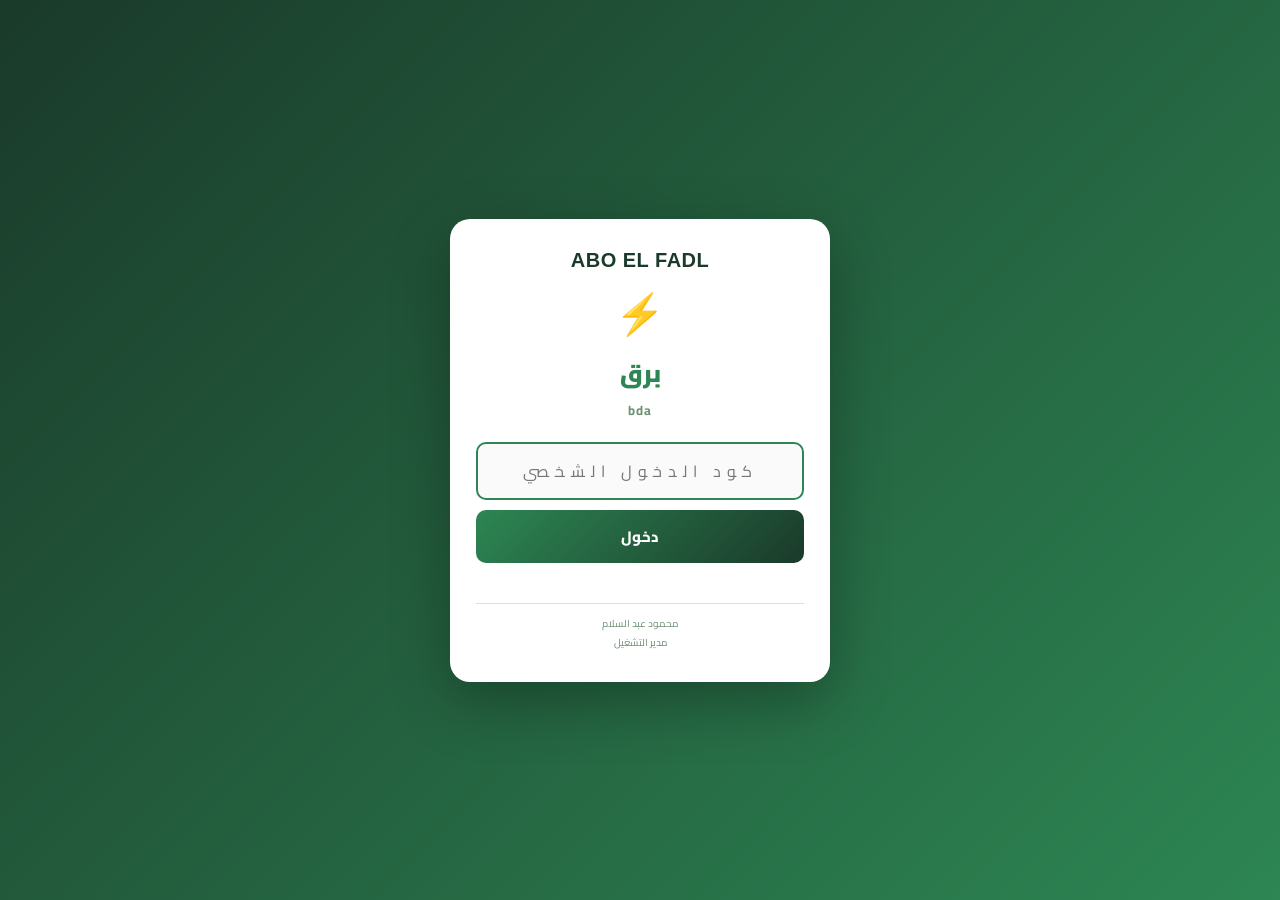
<file: istilam-w-gerd.html>
<!DOCTYPE html>
<html lang="ar" dir="rtl">
<head>
<meta charset="UTF-8">
<meta name="viewport" content="width=device-width, initial-scale=1.0, maximum-scale=1.0, user-scalable=no">
<title>برق — استلام وجرد PDA — أبو الفضل</title>
<link href="https://fonts.googleapis.com/css2?family=Cairo:wght@400;600;700;800;900&display=swap" rel="stylesheet">
<style>
*{box-sizing:border-box;margin:0;padding:0;-webkit-tap-highlight-color:transparent}
:root{
  --primary:#1a3a2a;--accent:#2d8653;--bg:#f4f6f4;--card:#fff;
  --text:#1a2e1a;--muted:#6b8f71;--border:#d4e4d8;
  --red:#c0392b;--orange:#e67e22;--blue:#1a3a5c;--purple:#6c3483;
}
body{font-family:'Cairo',sans-serif;background:var(--bg);color:var(--text);min-height:100vh;font-size:14px}
button,input,select,textarea{font-family:'Cairo',sans-serif}

/* AUTH */
.auth-wrap{min-height:100vh;display:flex;align-items:center;justify-content:center;background:linear-gradient(135deg,var(--primary),var(--accent));padding:20px}
.auth-card{background:#fff;border-radius:20px;padding:30px 26px;width:100%;max-width:380px;text-align:center;box-shadow:0 20px 60px rgba(0,0,0,.3)}
.auth-title-en{font-size:20px;font-weight:900;color:var(--primary);letter-spacing:.5px;font-family:Arial,Helvetica,sans-serif}
.auth-logo{font-size:40px;margin:4px 0 0}
.auth-brand{font-size:24px;font-weight:900;color:var(--accent);margin-bottom:2px}
.auth-sub{font-size:13px;color:var(--muted);font-weight:700;letter-spacing:1px;margin-bottom:20px}
.auth-footer{font-size:10px;color:var(--muted);margin-top:18px;border-top:1px solid var(--border);padding-top:10px}
.role-grid{display:grid;grid-template-columns:1fr 1fr;gap:8px;margin-bottom:16px}
.role-btn{padding:12px 6px;border:2px solid var(--border);border-radius:12px;background:#fafafa;cursor:pointer;transition:all .2s;text-align:center}
.role-btn:hover{border-color:var(--accent);background:#f0f9f4}
.role-btn.sel{border-color:var(--accent);background:#eafaf1}
.role-btn .ri{font-size:22px;margin-bottom:2px}
.role-btn .rn{font-size:11px;font-weight:700;color:var(--primary)}
.role-btn .rp{font-size:10px;color:var(--muted);margin-top:1px}
.auth-inp{width:100%;padding:12px;border:2px solid var(--border);border-radius:10px;font-size:16px;text-align:center;letter-spacing:6px;margin-bottom:10px;background:#fafafa}
.auth-inp:focus{outline:none;border-color:var(--accent)}
.auth-btn{width:100%;padding:12px;border:none;border-radius:10px;background:linear-gradient(135deg,var(--accent),var(--primary));color:#fff;font-size:15px;font-weight:800;cursor:pointer}
.auth-err{color:var(--red);font-size:12px;margin-top:6px;min-height:16px}

/* TOPBAR */
.topbar{background:linear-gradient(135deg,var(--primary),var(--accent));color:#fff;padding:10px 14px;display:flex;align-items:center;justify-content:space-between;position:sticky;top:0;z-index:100;box-shadow:0 2px 12px rgba(0,0,0,.2);flex-wrap:wrap;gap:6px}
.tb-role{font-size:14px;font-weight:800}
.tb-sub{font-size:10px;opacity:.8}
.tb-btns{display:flex;gap:5px;align-items:center;flex-wrap:wrap}
.tb{background:rgba(255,255,255,.18);border:none;color:#fff;border-radius:7px;padding:6px 10px;font-size:11px;font-weight:700;cursor:pointer}
.tb:hover,.tb.on{background:rgba(255,255,255,.32)}

/* PAGE */
.pg{padding:12px;max-width:900px;margin:0 auto}

/* CARD */
.cd{background:var(--card);border:1px solid var(--border);border-radius:12px;padding:14px;margin-bottom:12px;box-shadow:0 2px 6px rgba(0,0,0,.04)}
.ct{font-size:14px;font-weight:800;color:var(--primary);margin-bottom:12px;display:flex;justify-content:space-between;align-items:center;flex-wrap:wrap;gap:6px}

/* BADGES */
.bg{display:inline-block;padding:2px 9px;border-radius:20px;font-size:10px;font-weight:800}
.bg-recv{background:#fff3cd;color:#856404}
.bg-qty{background:#cce5ff;color:#004085}
.bg-prc{background:#e8f4fd;color:#1a5276}
.bg-fin{background:#f3e5f5;color:#6c3483}
.bg-ok{background:#eafaf1;color:#1a7a40}
.bg-rej{background:#fce4ec;color:#c0392b}
.bg-exp{background:#e0f2f1;color:#00695c}

/* STATUS COLORS */
.st-recv{border-right-color:#d68910!important}
.st-qty{border-right-color:#0984e3!important}
.st-prc{border-right-color:#1a5276!important}
.st-fin{border-right-color:#6c3483!important}
.st-ok{border-right-color:#1a7a40!important}
.st-rej{border-right-color:#c0392b!important}

/* PO CARD */
.po-card{background:var(--card);border:1px solid var(--border);border-right:4px solid var(--accent);border-radius:10px;padding:12px 14px;margin-bottom:8px;cursor:pointer;transition:box-shadow .15s}
.po-card:hover{box-shadow:0 4px 14px rgba(0,0,0,.1)}

/* TABLE */
.ft{width:100%;border-collapse:collapse;font-size:12px}
.ft th{background:var(--primary);color:#fff;padding:9px 10px;text-align:right;font-weight:700;white-space:nowrap}
.ft td{padding:9px 10px;border-bottom:1px solid var(--border);vertical-align:middle}
.ft tr:hover td{background:#f8fffe}
.fi{width:100%;padding:6px 8px;border:2px solid var(--border);border-radius:7px;font-size:12px;font-family:'Cairo',sans-serif;text-align:center;background:#fff;color:var(--text)}
.fi:focus{outline:none;border-color:var(--accent)}
.fi-green{border-color:var(--accent)!important;background:#f0faf5}

/* ── PDA Mobile UI (شاشة الاستلام على الموبايل) ── */
.scan-bar-mobile{position:sticky;top:52px;z-index:15;background:var(--card);padding:10px;border-radius:12px;border:2px solid var(--accent);box-shadow:0 4px 14px rgba(0,0,0,.1);margin-bottom:12px}
.scan-input-mobile{width:100%;padding:16px 14px;font-size:17px;font-weight:800;text-align:center;border:none;outline:none;background:transparent;color:var(--primary)}
.last-scanned-card{background:linear-gradient(135deg,#eafaf1,#f0faf5);border:2px solid var(--accent);border-radius:12px;padding:14px;margin-bottom:12px;animation:flashIn .3s}
@keyframes flashIn{0%{transform:scale(.96);opacity:0}100%{transform:scale(1);opacity:1}}
.item-card-mobile{background:var(--card);border:1px solid var(--border);border-radius:14px;padding:14px;margin-bottom:10px}
.item-card-mobile.warn{border-color:#c0392b;background:#fdf2f4}
.item-card-mobile .item-name{font-size:15px;font-weight:800;line-height:1.3;margin-bottom:2px}
.item-card-mobile .item-meta{font-size:11px;color:var(--muted);margin-bottom:10px}
.qty-stepper{display:flex;align-items:stretch;gap:0;border:2px solid var(--border);border-radius:12px;overflow:hidden;height:52px}
.qty-stepper button{width:52px;flex-shrink:0;border:none;background:var(--bg);font-size:24px;font-weight:900;color:var(--primary);cursor:pointer;touch-action:manipulation}
.qty-stepper button:active{background:var(--accent);color:#fff}
.qty-stepper input{flex:1;border:none;text-align:center;font-size:20px;font-weight:900;background:#fff;color:var(--primary);min-width:0}
.cost-input-mobile{width:100%;padding:14px;font-size:17px;font-weight:800;text-align:center;border:2px solid var(--border);border-radius:12px;margin-top:8px}
.big-action-btn{width:100%;padding:16px;border-radius:14px;border:none;font-size:16px;font-weight:800;cursor:pointer;margin-bottom:10px;touch-action:manipulation}

/* ── وضع الجرد (Stock Count) ── */
.loc-bar{background:var(--card);border:1px solid var(--border);border-radius:12px;padding:10px;margin-bottom:10px;display:flex;flex-wrap:wrap;gap:8px;align-items:center}
.mode-home-grid{display:flex;flex-direction:column;gap:12px;max-width:420px;margin:0 auto}
.mode-home-card{background:var(--card);border:2px solid var(--border);border-radius:16px;padding:20px;text-align:center;cursor:pointer;transition:all .15s;touch-action:manipulation}
.mode-home-card:active{border-color:var(--accent);background:#f0f9f4}
.mode-home-icon{font-size:38px;margin-bottom:8px}
.mode-home-label{font-size:18px;font-weight:900;color:var(--primary);margin-bottom:4px}
.mode-home-desc{font-size:12px;color:var(--muted)}
.loc-bar select,.loc-bar input{padding:9px 8px;border:2px solid var(--border);border-radius:8px;font-size:12px;font-family:'Cairo',sans-serif;background:#fff;color:var(--text);flex:1;min-width:100px}
.mode-toggle{display:flex;border:2px solid var(--accent);border-radius:10px;overflow:hidden;flex:0 0 auto}
.mode-toggle button{flex:1;padding:9px 6px;border:none;background:#fff;color:var(--accent);font-weight:800;font-size:11px;cursor:pointer;white-space:nowrap}
.mode-toggle button.on{background:var(--accent);color:#fff}
.count-sysqty-box{background:var(--bg);border-radius:10px;padding:8px 10px;text-align:center;flex:1}
.count-sysqty-box label{display:block;font-size:10px;color:var(--muted);font-weight:700;margin-bottom:2px}
.count-sysqty-box span{font-size:18px;font-weight:900;color:var(--primary)}
.diff-badge{display:inline-block;padding:3px 10px;border-radius:20px;font-size:11px;font-weight:800}
.diff-ok{background:#eafaf1;color:#1a7a40}
.diff-short{background:#fce4ec;color:#c0392b}
.diff-over{background:#e8f2fd;color:#1a73c7}
.diff-value{font-size:12px;font-weight:800;margin-top:6px}
.unknown-add-box{background:#fff8e1;border:2px dashed #d68910;border-radius:12px;padding:12px;margin-bottom:10px}
.unknown-add-box input{width:100%;padding:10px;border:2px solid var(--border);border-radius:8px;font-size:13px;margin-bottom:6px;font-family:'Cairo',sans-serif}

/* PRICE BOXES */
.px-row{display:grid;grid-template-columns:1fr 1fr 1fr;gap:8px;margin:12px 0}
.px{padding:10px;border-radius:10px;text-align:center;border:2px solid transparent}
.px label{display:block;font-size:10px;font-weight:700;margin-bottom:4px}
.px span{font-size:18px;font-weight:900}
.px-old{background:#f5f5f5;border-color:#ddd;color:#555}
.px-new{background:#e8f4fd;border-color:var(--blue);color:var(--blue)}
.px-sell{background:#eafaf1;border-color:var(--accent);color:var(--accent)}
.px-alert{background:#fce4ec;border-color:var(--red);color:var(--red)}

/* INFO */
.ig{display:grid;grid-template-columns:1fr 1fr;gap:8px;margin-bottom:12px}
.ib{padding:8px 10px;background:var(--bg);border-radius:8px}
.ib label{display:block;font-size:9px;color:var(--muted);font-weight:700;margin-bottom:2px}
.ib span{font-size:12px;font-weight:700}

/* DETAIL */
.ds{position:fixed;inset:0;background:var(--bg);z-index:200;overflow-y:auto}
.dh{background:linear-gradient(135deg,var(--primary),var(--accent));color:#fff;padding:12px 14px;position:sticky;top:0}

/* DASHBOARD */
.dg{display:grid;grid-template-columns:repeat(2,1fr);gap:8px;margin-bottom:12px}
.db{background:var(--card);border:1px solid var(--border);border-radius:10px;padding:14px;text-align:center}
.dn{font-size:28px;font-weight:900;color:var(--primary)}
.dl{font-size:11px;color:var(--muted);margin-top:3px}

/* FINANCE TABLE */
.fnt{width:100%;border-collapse:collapse;font-size:12px}
.fnt th{background:var(--blue);color:#fff;padding:9px 10px;text-align:right;font-weight:700}
.fnt td{padding:9px 10px;border-bottom:1px solid var(--border)}

/* BTNS */
.bn{padding:8px 14px;border-radius:8px;border:none;font-size:12px;font-weight:700;cursor:pointer}
.bn-p{background:linear-gradient(135deg,var(--accent),var(--primary));color:#fff}
.bn-d{background:var(--red);color:#fff}
.bn-g{background:var(--bg);border:1px solid var(--border);color:var(--text)}
.bn-b{background:var(--blue);color:#fff}
.bn-o{background:var(--orange);color:#fff}
.br{display:flex;gap:6px;flex-wrap:wrap;margin-top:12px}

/* AUDIT LOG */
.log-item{display:flex;gap:10px;padding:8px 0;border-bottom:1px solid var(--border);font-size:12px}
.log-dot{width:10px;height:10px;border-radius:50%;flex-shrink:0;margin-top:4px}
.log-info{flex:1}

/* UPLOAD */
.up-zone{border:2px dashed var(--border);border-radius:12px;padding:24px;text-align:center;cursor:pointer;transition:all .2s}
.up-zone:hover{border-color:var(--accent);background:#f0faf5}

/* MATCH ROW */
.match-ok{background:#eafaf1!important}
.match-diff{background:#fef9e7!important}
.match-err{background:#fce4ec!important}

/* TOAST */
#toast{position:fixed;bottom:20px;left:50%;transform:translateX(-50%);background:#1e2235;color:#fff;padding:10px 20px;border-radius:20px;font-size:13px;z-index:9999;opacity:0;transition:opacity .3s;pointer-events:none;max-width:90vw;text-align:center}

.empty{text-align:center;padding:30px;color:var(--muted)}
.empty-i{font-size:40px;margin-bottom:8px}

@media(max-width:500px){
  .px-row,.ig,.dg{grid-template-columns:1fr 1fr}
  .role-grid{grid-template-columns:1fr 1fr}
}
</style>
</head>
<body>
<div id="toast"></div>
<div id="root"></div>
<script>
// ═══════════════════════════════════════════════
// SUPABASE CONNECTION
// ═══════════════════════════════════════════════
var SB_URL = 'https://ojvbydnvywbsgyhqftap.supabase.co';
var SB_KEY = 'eyJhbGciOiJIUzI1NiIsInR5cCI6IkpXVCJ9.eyJpc3MiOiJzdXBhYmFzZSIsInJlZiI6Im9qdmJ5ZG52eXdic2d5aHFmdGFwIiwicm9sZSI6ImFub24iLCJpYXQiOjE3ODEzODQyMDcsImV4cCI6MjA5Njk2MDIwN30.3UyyKGcmehGVxadPotOgwYF6CmDbkdb8gw7BFxlYFcU';
var SB_HEADERS = {
  'apikey': SB_KEY,
  'Authorization': 'Bearer ' + SB_KEY,
  'Content-Type': 'application/json',
  'Prefer': 'return=representation'
};
var SB_CONNECTED = false;
var CONN_STATE = 'connecting'; // online | weak | offline | syncing | connecting

// ═══════════════════════════════════════════════
// OFFLINE-FIRST SYNC ENGINE — عمليات كاملة + UUID + طابور + أولوية + Backoff
// ═══════════════════════════════════════════════
var OFFLINE_QUEUE = [];   // كل عنصر = عملية كاملة (Operation) وليس مجرد طلب HTTP
var IS_SYNCING = false;
var SYNC_BACKOFF_MS = 20000;      // يبدأ بـ 20 ثانية ويتضاعف عند الفشل المتكرر
var SYNC_BACKOFF_MAX = 160000;    // حد أقصى 160 ثانية
var SYNC_TIMER = null;
var SYNC_PROGRESS = null;         // {done, total} أثناء الرفع

// أولوية أنواع العمليات — الأهم يترفع أولاً
var OP_PRIORITY = {
  'اعتماد_استلام':1, 'رفض_استلام':1, 'اعتماد_سعر':2, 'رفض_سعر':2, 'تعليق_سعر':2,
  'تحديث_مورد':3, 'دفعة_مورد':3, 'مرتجع_مورد':3, 'رصيد_افتتاحي':3,
  'تحديث_منتج':4, 'ملاحظة':5, 'سجل_نشاط':6
};

function genUUID() {
  if (window.crypto && crypto.randomUUID) return crypto.randomUUID();
  return 'xxxxxxxx-xxxx-4xxx-yxxx-xxxxxxxxxxxx'.replace(/[xy]/g, function(c){
    var r = Math.random()*16|0, v = c=='x'?r:(r&0x3|0x8); return v.toString(16);
  });
}

// ── تشفير محلي خفيف (Web Crypto AES-GCM) ──
// ملحوظة أمانة: المفتاح مخزّن في نفس الجهاز عشان التطبيق يقدر يفك التشفير بنفسه بدون سيرفر.
// هذا يحمي من قراءة عرضية للبيانات (فتح ملفات المتصفح) لكنه لا يعادل تشفيراً من جهة سيرفر خارجي.
var _cryptoKeyPromise = null;
async function getLocalCryptoKey() {
  if (_cryptoKeyPromise) return _cryptoKeyPromise;
  _cryptoKeyPromise = (async function(){
    var stored = localStorage.getItem('barq_local_key');
    var rawKey;
    if (stored) {
      rawKey = Uint8Array.from(atob(stored), function(c){return c.charCodeAt(0);});
    } else {
      rawKey = crypto.getRandomValues(new Uint8Array(32));
      localStorage.setItem('barq_local_key', btoa(String.fromCharCode.apply(null, rawKey)));
    }
    return crypto.subtle.importKey('raw', rawKey, {name:'AES-GCM'}, false, ['encrypt','decrypt']);
  })();
  return _cryptoKeyPromise;
}

async function encryptLocal(obj) {
  try {
    var key = await getLocalCryptoKey();
    var iv = crypto.getRandomValues(new Uint8Array(12));
    var data = new TextEncoder().encode(JSON.stringify(obj));
    var cipher = await crypto.subtle.encrypt({name:'AES-GCM', iv:iv}, key, data);
    return JSON.stringify({ iv: Array.from(iv), data: Array.from(new Uint8Array(cipher)) });
  } catch(e) { return JSON.stringify(obj); } // fallback بدون تشفير لو المتصفح مش داعم
}

async function decryptLocal(str) {
  try {
    var parsed = JSON.parse(str);
    if (!parsed.iv || !parsed.data) return parsed; // بيانات قديمة غير مشفرة
    var key = await getLocalCryptoKey();
    var iv = new Uint8Array(parsed.iv);
    var data = new Uint8Array(parsed.data);
    var plain = await crypto.subtle.decrypt({name:'AES-GCM', iv:iv}, key, data);
    return JSON.parse(new TextDecoder().decode(plain));
  } catch(e) {
    try { return JSON.parse(str); } catch(e2) { return null; }
  }
}

async function loadOfflineQueue() {
  try {
    var raw = localStorage.getItem('barq_offline_queue_v2');
    if (!raw) { OFFLINE_QUEUE = []; return; }
    var decrypted = await decryptLocal(raw);
    OFFLINE_QUEUE = decrypted || [];
  } catch(e) { OFFLINE_QUEUE = []; }
}

async function saveOfflineQueue() {
  try {
    var enc = await encryptLocal(OFFLINE_QUEUE);
    localStorage.setItem('barq_offline_queue_v2', enc);
  } catch(e){}
}

// ── إنشاء عملية جديدة (Operation) في الطابور ──
// opType: نوع منطقي للعملية (زي 'اعتماد_استلام') — يُستخدم للأولوية والعرض
// table/method/path/body: تفاصيل تنفيذ الكتابة الفعلية على Supabase
// parentUuid: لو العملية دي معتمدة على عملية تانية لسه ملهاش وجود على السيرفر
function createOperation(opType, table, method, path, body, parentUuid, meta) {
  return {
    uuid: genUUID(),
    opType: opType,
    priority: OP_PRIORITY[opType] || 9,
    table: table, method: method, path: path, body: body,
    headers: (meta&&meta.headers) || {},
    user: (role && ROLES[role]) ? ROLES[role].label : '—',
    device: (navigator.userAgent||'').slice(0,80),
    createdAt: new Date().toISOString(),
    status: 'pending', // pending | syncing | synced | failed
    retryCount: 0,
    lastError: null,
    lastAttempt: null,
    parentUuid: parentUuid || null,
    label: (meta&&meta.label) || opType,
    beforeData: (meta&&meta.beforeData) || null,
    afterData: (meta&&meta.afterData) || null
  };
}

// كتابة آمنة Offline-First — أي كتابة في النظام تمر من هنا
async function sbWrite(path, opts, queueMeta) {
  opts = opts || {};
  queueMeta = queueMeta || {};
  var opType = queueMeta.opType || 'عملية';
  var table = (path.split('?')[0]) || '';

  try {
    if (!navigator.onLine) throw new Error('OFFLINE');
    var result = await sbFetch(path, opts);
    logAuditSync(opType, 'synced', queueMeta.label);
    return { ok:true, data:result, queued:false, uuid:null };
  } catch(e) {
    var op = createOperation(opType, table, (opts.method||'POST'), path, opts.body||null, queueMeta.parentUuid, queueMeta);
    OFFLINE_QUEUE.push(op);
    await saveOfflineQueue();
    updateOfflineIndicator();
    scheduleSyncRetry();
    return { ok:false, data:null, queued:true, uuid:op.uuid };
  }
}

function logAuditSync(opType, status, label) {
  // تسجيل خفيف بدون حجب الواجهة — يفيد في سجل التدقيق النهائي
}

// ── محرك المزامنة: أولوية + تسلسل الاعتماد (Parent/Child) + Exponential Backoff ──
async function syncOfflineQueue() {
  if (IS_SYNCING || !OFFLINE_QUEUE.length || !navigator.onLine) return;
  IS_SYNCING = true;
  CONN_STATE = 'syncing';
  updateConnBadge();

  // ترتيب حسب الأولوية، ثم حسب وقت الإنشاء (الأقدم أولاً)
  var queue = OFFLINE_QUEUE.filter(function(o){ return o.status!=='synced'; })
    .sort(function(a,b){
      if (a.priority !== b.priority) return a.priority - b.priority;
      return new Date(a.createdAt) - new Date(b.createdAt);
    });

  SYNC_PROGRESS = { done:0, total:queue.length };
  var succeeded = 0, failed = 0;

  for (var i=0; i<queue.length; i++) {
    var op = queue[i];

    // لا تحاول تنفيذ عملية Child قبل ما الـ Parent بتاعها يخلص بنجاح
    if (op.parentUuid) {
      var parent = OFFLINE_QUEUE.find(function(x){ return x.uuid===op.parentUuid; });
      if (parent && parent.status !== 'synced') { continue; } // نأجلها للدورة الجاية
    }

    op.status = 'syncing';
    op.lastAttempt = new Date().toISOString();
    SYNC_PROGRESS.done = i;
    render(); // تحديث شريط التقدم لو ظاهر

    try {
      await sbFetch(op.path, { method:op.method, body:op.body, headers:op.headers });
      op.status = 'synced';
      op.lastError = null;
      succeeded++;
    } catch(e) {
      op.status = 'failed';
      op.retryCount = (op.retryCount||0) + 1;
      op.lastError = (e.message||'خطأ غير معروف').slice(0,200);
      failed++;
    }
  }

  // نحتفظ بالعمليات غير المتزامنة فقط (نظّف المتزامن بنجاح بعد شوية عشان يبان في السجل مؤقتاً)
  OFFLINE_QUEUE = OFFLINE_QUEUE.filter(function(o){ return o.status !== 'synced'; });
  await saveOfflineQueue();

  IS_SYNCING = false;
  SYNC_PROGRESS = null;
  CONN_STATE = navigator.onLine ? 'online' : 'offline';
  updateOfflineIndicator();
  updateConnBadge();

  if (succeeded > 0) {
    toast('✅ تمت مزامنة '+succeeded+' عملية'+(failed?' — ⚠️ '+failed+' فشلت وستُعاد المحاولة':''));
    SYNC_BACKOFF_MS = 20000; // reset بعد نجاح
    try { localStorage.setItem('barq_last_sync_time', new Date().toISOString()); } catch(e){}
    if (role) loadFromSupabase();
  }
  if (failed > 0 && succeeded === 0) {
    SYNC_BACKOFF_MS = Math.min(SYNC_BACKOFF_MS * 2, SYNC_BACKOFF_MAX); // Exponential Backoff
    scheduleSyncRetry();
  }
  render();
}

function scheduleSyncRetry() {
  if (SYNC_TIMER) clearTimeout(SYNC_TIMER);
  SYNC_TIMER = setTimeout(function(){ syncOfflineQueue(); }, SYNC_BACKOFF_MS);
}

async function retryFailedOperation(uuid) {
  var op = OFFLINE_QUEUE.find(function(o){ return o.uuid===uuid; });
  if (!op) return;
  op.status = 'pending';
  op.retryCount = 0;
  await saveOfflineQueue();
  syncOfflineQueue();
}

async function deleteFailedOperation(uuid) {
  if (!confirm('حذف العملية دي نهائياً من الطابور؟ لن تُرفع للسيرفر أبداً.')) return;
  OFFLINE_QUEUE = OFFLINE_QUEUE.filter(function(o){ return o.uuid!==uuid; });
  await saveOfflineQueue();
  updateOfflineIndicator();
  render();
}

function updateOfflineIndicator() {
  var el = document.getElementById('offline-indicator');
  if (!el) return;
  var pending = OFFLINE_QUEUE.filter(function(o){return o.status!=='synced';}).length;
  if (pending > 0) {
    el.style.display = 'inline-flex';
    el.textContent = '📴 '+pending+' عملية بالانتظار';
  } else {
    el.style.display = 'none';
  }
}

// ── مؤشر جودة الاتصال: 🟢 متصل / 🟡 ضعيف / 🔴 غير متصل / 🔄 مزامنة ──
function updateConnBadge() {
  var map = {
    online:   { icon:'🟢', label:'متصل',        color:'#1a7a40' },
    weak:     { icon:'🟡', label:'اتصال ضعيف',   color:'#d68910' },
    offline:  { icon:'🔴', label:'غير متصل',      color:'#c0392b' },
    syncing:  { icon:'🔄', label:'جاري المزامنة', color:'#1a5276' },
    connecting:{icon:'⏳', label:'جاري الاتصال',  color:'#888' }
  };
  var c = map[CONN_STATE] || map.connecting;
  var el = document.getElementById('conn-badge');
  if (el) { el.innerHTML = c.icon+' '+c.label; el.style.color = c.color; }
  var elLg = document.getElementById('conn-badge-lg');
  if (elLg) { elLg.innerHTML = c.icon+' '+c.label; elLg.style.color = c.color; }
}

// فحص جودة الاتصال دورياً (ping خفيف على Supabase لقياس زمن الاستجابة)
async function checkConnectionQuality() {
  if (!navigator.onLine) { CONN_STATE = 'offline'; updateConnBadge(); return; }
  if (IS_SYNCING) { CONN_STATE = 'syncing'; updateConnBadge(); return; }
  var start = Date.now();
  try {
    await fetch(SB_URL + '/rest/v1/', { method:'HEAD', headers:SB_HEADERS, signal: AbortSignal.timeout ? AbortSignal.timeout(5000) : undefined });
    var elapsed = Date.now() - start;
    CONN_STATE = elapsed > 2000 ? 'weak' : 'online';
  } catch(e) {
    CONN_STATE = 'offline';
  }
  updateConnBadge();
}

window.addEventListener('online', function(){
  toast('🟢 عاد الاتصال بالإنترنت — جاري المزامنة');
  SYNC_BACKOFF_MS = 20000;
  syncOfflineQueue();
  checkConnectionQuality();
});
window.addEventListener('offline', function(){
  toast('🔴 انقطع الاتصال — سيتم حفظ العمل محلياً تلقائياً');
  CONN_STATE = 'offline';
  updateConnBadge();
});

setInterval(checkConnectionQuality, 15000);
setInterval(function(){ if (OFFLINE_QUEUE.length && navigator.onLine && !IS_SYNCING) syncOfflineQueue(); }, 20000);


// مهلة زمنية لكل طلب — عشان اتصال ضعيف/عالق مايفضلش شاشة التحميل معلّقة للأبد،
// بيفشل بعد 20 ثانية بدل ما ينتظر بلا نهاية (خصوصاً لو الشبكة قطعت وسط الطلب من غير ما تدي خطأ واضح)
var SB_FETCH_TIMEOUT_MS = 20000;

async function sbFetch(path, opts) {
  opts = opts || {};
  var controller = new AbortController();
  var timer = setTimeout(function(){ controller.abort(); }, SB_FETCH_TIMEOUT_MS);
  try {
    var r = await fetch(SB_URL + '/rest/v1/' + path, Object.assign({}, opts, {
      headers: Object.assign({}, SB_HEADERS, opts.headers || {}),
      signal: controller.signal
    }));
    if (!r.ok) { var t = await r.text(); throw new Error(t || r.statusText); }
    var txt = await r.text();
    return txt ? JSON.parse(txt) : null;
  } catch(e) {
    if (e.name === 'AbortError') throw new Error('انتهت مهلة الاتصال — تأكد من الشبكة');
    throw e;
  } finally {
    clearTimeout(timer);
  }
}

// ═══════════════════════════════════════════════
// MOCK DATA (fallback / seed — يتم استبدالها ببيانات Supabase عند تسجيل الدخول)
// ═══════════════════════════════════════════════
var MOCK_PO = [
  { id:'po1', po_number:'PO-2026-06-0001', supplier_name:'دينا فارمز', officer_name:'سمير',
    status:'تحت الاستلام', created_at:'2026-06-29T08:00:00Z',
    items: JSON.stringify([
      {sku:'sk-001', product_name:'جبنة بيضاء 500جم', unit:'كرتون', qty_ordered:20},
      {sku:'sk-002', product_name:'لبن كامل الدسم 1لتر', unit:'كرتون', qty_ordered:30},
      {sku:'sk-003', product_name:'زبادي طبيعي 170جم', unit:'كرتون', qty_ordered:15}
    ])},
  { id:'po2', po_number:'PO-2026-06-0002', supplier_name:'الحضارة للأغذية', officer_name:'عدوي',
    status:'تحت الاستلام', created_at:'2026-06-28T10:00:00Z',
    items: JSON.stringify([
      {sku:'sk-010', product_name:'جبنة رومي 1كجم', unit:'قطعة', qty_ordered:10},
      {sku:'sk-011', product_name:'سمن بقري 500جم', unit:'علبة', qty_ordered:24}
    ])}
];

var PRODUCTS = {
  'sk-001': {n:'جبنة بيضاء 500جم',    c:45.00, p:62.00, margin:27.4, bc:'6221031234561'},
  'sk-002': {n:'لبن كامل الدسم 1لتر', c:18.50, p:25.00, margin:26.0, bc:'6221031234562'},
  'sk-003': {n:'زبادي طبيعي 170جم',   c:12.00, p:16.50, margin:27.3, bc:'6221031234563'},
  'sk-010': {n:'جبنة رومي 1كجم',      c:110.00,p:145.00,margin:24.1, bc:'6221031234564'},
  'sk-011': {n:'سمن بقري 500جم',      c:65.00, p:88.00, margin:26.1, bc:'6221031234565'}
};

var MOCK_REQUESTS = [];
var MOCK_SUPPLIERS = []; // حسابات الموردين (تتبنى تلقائياً عند أول فاتورة)

// ── قاعدة بيانات الموردين (تُحمّل من Supabase suppliers_master عند بدء التشغيل) ──
var SUPPLIERS_DB = [];

// ── مواد المخزون (مواد خام/تعبئة تُستخدم داخلياً — قائمة صنف مستقلة تماماً عن المنتجات.
// أكواد الأصناف (SKU) بتاعتها ممكن تتداخل رقمياً مع أكواد المنتجات، فمينفعش تتخزن في نفس القاموس ──
var MATERIALS = {};

// ── خريطة "SKU المنتج → SKU مادة المخزون الحقيقية اللي رصيدها بيتتبّع بيها" — بعض المنتجات (نوتيلا بالوزن
// مثلاً) ليها SKU بيعي مستقل، لكن الرصيد الفعلي في المخزون متسجّل تحت SKU مادة خام مختلفة تمامًا.
// من غير الخريطة دي، رصيد المنتج وقت الجرد كان بيطلع صفر لأن مفيش حد بيرفع رصيد لـ SKU المنتج نفسه —
// الرصيد الحقيقي موجود بس تحت SKU المادة. بتتحمّل من جدول product_stock_map (متزامن تلقائي من الداتا سنتر)
var PRODUCT_STOCK_MAP = {};
// بيرجّع SKU مادة المخزون المرتبطة بمنتج معيّن لو موجودة خريطة له، وإلا SKU الصنف نفسه من غير تغيير
function countStockSku(sku) { return PRODUCT_STOCK_MAP[sku] || sku; }
// بيرجّع النوع الصح (product/material) اللي لازم نقرا بيه الرصيد — لو الصنف منتج له خريطة، النوع بقى "مادة"
function countStockKind(sku) { return PRODUCT_STOCK_MAP[sku] ? 'material' : skuKind(sku); }

// ── تقسيم الأصناف على أقسام الفروع (زي ما بيتطلب من المصنع بالظبط) — sku → اسم القسم.
// المصدر: ملف "الفروع" (شيت الطلبية) اللي بيرفعه المستخدم، مش فئة فوديكس (category_reference) ──
var DEPARTMENTS = {};

// ── رصيد المخزون لكل فرع لوحده (branch_stock) — كل فرع (عين شمس/السمليهي/المصنع) له رصيد مستقل تماماً
// لنفس الصنف. ده عشان رفع "مستويات المخزون" أو اعتماد استلام/جرد لفرع معين ميأثرش على رصيد فرع تاني —
// كانت المشكلة قبل كده إن الرصيد كان متخزن مكان واحد مشترك بين كل الفروع فكان بيتداخل واحد فوق التاني.
// المفتاح: "الفرع|النوع(product/material)|SKU" → { qty, qAt }
var BRANCH_STOCK = {};
function branchStockKey(branch, kind, sku) { return (branch||'')+'|'+(kind||'product')+'|'+sku; }
function getBranchQty(sku, kind, branch) {
  var rec = BRANCH_STOCK[branchStockKey(branch||currentBranch, kind||'product', sku)];
  return rec ? rec.qty : 0;
}
function getBranchQtyAt(sku, kind, branch) {
  var rec = BRANCH_STOCK[branchStockKey(branch||currentBranch, kind||'product', sku)];
  return rec ? rec.qAt : null;
}
function setBranchQtyLocal(branch, kind, sku, qty, at) {
  BRANCH_STOCK[branchStockKey(branch, kind, sku)] = { qty: qty, qAt: at||null };
}

// منتج معروف يفضل منتج، وإلا مادة مخزون لو موجود هناك — نفس القاعدة اللي التطبيق ماشي بيها في كل مكان تاني
// (زي رفع الملفات) عشان أكواد المنتجات والمواد ممكن تتداخل زي ما موضح في تعليق تحميل MATERIALS
function skuKind(sku) { return PRODUCTS[sku] ? 'product' : (MATERIALS[sku] ? 'material' : 'product'); }
function catalogDict(kind) { return kind === 'material' ? MATERIALS : PRODUCTS; }
// بيرجع بيانات الصنف (اسم/باركود/تكلفة...) مهما كان منتج أو مادة مخزون، من غير ما المنادي يحتاج يعرف نوعه الأول
function catalogEntry(sku) { return catalogDict(skuKind(sku))[sku] || {}; }

var AUDIT_LOG = [];
// ═══════════════════════════════════════════════
// المستخدمين — كل موظف بكوده الشخصي بدل PIN واحد مشترك
// ⚠️ محتاجة تظبطها بأسماء وأكواد الموظفين الحقيقيين (كل كود 4 أرقام مختلف)
// ═══════════════════════════════════════════════
var USERS = [
  { name:'محمود عبد السلام', pin:'1234' },       // مدير التشغيل — بيختار الفرع بنفسه بعد الدخول
  { name:'عين شمس', pin:'1001', branch:'عين شمس' },
  { name:'السمليهي', pin:'1002', branch:'السمليهي' },
  { name:'المصنع', pin:'1003', branch:'المصنع' }
];

// ═══════════════════════════════════════════════
// ROLES & STATUS
// ═══════════════════════════════════════════════
var ROLES = {
  receiving: { label:'الاستلام', pass:'', icon:'📦', color:'#d68910' },
};

var STATUSES = {
  receiving:    'تحت الاستلام',
  qty_approved: 'تم اعتماد الكميات',
  sent:         'تم إرسالها للمالية والتسعير',
  pricing:      'تحت مراجعة التسعير',
  price_done:   'تم اعتماد السعر',
  export_ready: 'جاهزة للتصدير إلى Foodics',
  exported:     'تم التصدير',
  rejected:     'مرفوض',
  deferred:     'معلق'
};

// ═══════════════════════════════════════════════
// STATE
// ═══════════════════════════════════════════════
var role = null;
var currentUser = null; // اسم الموظف اللي داخل فعلياً (من USERS)
var view = 'queue';
var detailId = null;
var recvPO = null;      // PO being received
var recvItems = [];     // items during receiving
var RECV_PAGE_SIZE = 30; // شاشة الاستلام (خصوصاً طلبية المصنع اللي بتكون طويلة) بتتقسّم لصفحات ٣٠ صنف بدل ما تتعرض كلها مرة واحدة
var recvPageIndex = 0;
var isManualInvoice = false; // فاتورة يدوية خارج أوامر الشراء (مؤقت)
var manualSearchKind = 'product'; // فلتر بحث الفاتورة اليدوية/المرتجع: 'product' منتجات (افتراضي) | 'material' مواد مخزون
var manualSearchQuery = ''; // نص البحث محفوظ في متغير عشان إعادة الرسم في الخلفية (مزامنة/تحديث فوري) متمسحوش وانت بتكتب
var isReturnMode = false;    // وضع تسجيل مرتجع للمورد
var returnPerson = '';       // اسم الشخص الذي قام بالمرتجع
var returnReason = '';       // سبب المرتجع

// ═══════════════════════════════════════════════
// PDA — استلام ⇄ جرد: فرع/قسم/وضع + جلسة الجرد
// ═══════════════════════════════════════════════
var BRANCHES = ['عين شمس', 'السمليهي', 'المصنع']; // "السمليهي" هو الاسم الفعلي المستخدم في نظام الطلبيات (forou3/مصنع)
var FACTORY_DEPTS = ['تبريد', 'تخزين جاف', 'تعبئة'];
var recvMode = localStorage.getItem('barq_recv_mode') || null; // null = شاشة اختيار القسم | receiving | count | pricecheck
var MODE_DEFS = [ // أي وضع جديد نضيفه يتحط هنا بس، وهيبان تلقائياً في شاشة الاختيار
  { key:'receiving',  icon:'📥', label:'استلام',  desc:'من مورد، فاتورة يدوية، أو من المصنع' },
  { key:'count',      icon:'🔢', label:'جرد',      desc:'مطابقة الموجود الفعلي بالرصيد على السيستم' },
  { key:'pricecheck', icon:'🏷️', label:'شيلفات',   desc:'تأكيد إن سعر الرف مطابق للسيستم' }
];
var currentBranch = localStorage.getItem('barq_branch') || '';
var currentDept = localStorage.getItem('barq_dept') || '';
var counterName = localStorage.getItem('barq_counter_name') || '';
var countSession = null;   // {id, branch, department, category, status, started_at}
var countItems = [];       // [{sku,name,unit,bc,system_qty,actual_qty,cost,counted_by,counted_at}]
var countSessionLoading = false;
var pendingUnknownScan = null; // {code} — بانتظار إضافة صنف جديد
var countCategory = localStorage.getItem('barq_count_category') || ''; // '' = جرد كلي (كل الفئات) — أو اسم القسم المختار في وضع "قسم"
var countScopeMode = localStorage.getItem('barq_count_scope_mode') || 'guided'; // 'random' عشوائي | 'guided' موجّه (افتراضي) | 'department' قسم
var countFocusSku = null;   // صنف متفوّتح يدوياً من البحث (بيبقى هو الظاهر في بطاقة العد بدل التالي في الطابور تلقائياً)
var guidedQtyInput = '';    // القيمة المكتوبة في مربع "العدد الفعلي" ببطاقة الجرد — محفوظة عشان معادش تتمسح لو حصل ريفريش في الخلفية
var countSearchQuery = '';  // نص البحث اليدوي عن صنف في الجرد
var priceSearchQuery = '';  // نص البحث اليدوي عن صنف في تشيك الأسعار — منفصل عن خانة قراءة الباركود عشان الكتابة فيه ميتمسحش
var GUIDED_PAGE_SIZE = 20;  // عدد الأصناف في كل صفحة من قائمة الجرد الموجّه
var guidedPageIndex = 0;    // الصفحة الحالية في قائمة الجرد الموجّه (0 = أول 20 صنف)

// ── سجل الجرد (أرشيف) — جلسات جرد قديمة اتأرشفت عشان متفضلش عالقة في شاشة الجرد الحية ──
var showCountHistory = false;
var countHistoryItems = []; // [{session_id,session_date,sku,name,unit,bc,system_qty,actual_qty,cost,counted_by,counted_at,selected}]
var countHistoryLoading = false;

var priceCheckSession = null; // {id, branch, department, status, started_by}
var priceCheckItems = [];     // [{sku,name,bc,system_price,matches,shelf_price,issue_type,checked_by,checked_at}]
var priceCheckLoading = false;
var ISSUE_TYPES = { wrong_price:'💰 سعر غلط', missing_tag:'📭 مفيش تسعيرة', expired_promo:'⏰ عرض منتهي', wrong_item:'🔀 منتج في مكان غلط' };

function getAllCategories() {
  var set = {};
  Object.keys(PRODUCTS).forEach(function(sku){ if (PRODUCTS[sku].cat) set[PRODUCTS[sku].cat] = true; });
  Object.keys(MATERIALS).forEach(function(sku){ if (MATERIALS[sku].cat) set[MATERIALS[sku].cat] = true; });
  return Object.keys(set).sort();
}

// أقسام الفروع (من ملف الفروع/الطلبية اللي بيتحمّل في sku_departments) — مستخدمة في وضع "قسم" بالجرد
function getAllDepartments() {
  var set = {};
  Object.keys(DEPARTMENTS).forEach(function(sku){ set[DEPARTMENTS[sku]] = true; });
  return Object.keys(set).sort();
}

// قائمة الأصناف "المتوقعة" في نطاق الجرد الحالي (فرع/قسم عبر الفلترة اليدوية + فئة لو مختارة) وليها رصيد نظري > 0
// في وضع "قسم" التصنيف بييجي من DEPARTMENTS (ملف الفروع)، في باقي الأوضاع بييجي من فئة فوديكس (PRODUCTS[sku].cat)
// بتشمل المنتجات ومواد المخزون مع بعض — كل واحد برصيده الصح (kind) في الفرع الحالي
function expectedSkusForCurrentScope() {
  var seen = {};
  var allSkus = Object.keys(PRODUCTS).concat(Object.keys(MATERIALS)).filter(function(sku){
    if (seen[sku]) return false; // لو الكود موجود في الكتالوجين مع بعض (نادر)، منتج بياخد الأولوية ومايتكررش
    seen[sku] = true; return true;
  });
  return allSkus.filter(function(sku){
    var kind = skuKind(sku);
    var p = catalogDict(kind)[sku];
    // لو الصنف منتج ليه مادة مخزون مرتبطة (زي "نوتيلا بالوزن")، الرصيد بيتقرا من المادة مش من SKU المنتج نفسه
    if (!(getBranchQty(countStockSku(sku), countStockKind(sku)) > 0)) return false;
    if (countScopeMode === 'department') {
      if (countCategory && DEPARTMENTS[sku] !== countCategory) return false;
    } else if (countCategory && p.cat !== countCategory) return false;
    return true;
  });
}

function missingCountSkus() {
  var countedSkus = {};
  countItems.forEach(function(it){ countedSkus[it.sku] = true; });
  return expectedSkusForCurrentScope().filter(function(sku){ return !countedSkus[sku]; });
}

function saveLocPrefs() {
  try {
    localStorage.setItem('barq_recv_mode', recvMode);
    localStorage.setItem('barq_branch', currentBranch);
    localStorage.setItem('barq_dept', currentDept);
    localStorage.setItem('barq_counter_name', counterName);
    localStorage.setItem('barq_count_category', countCategory);
    localStorage.setItem('barq_count_scope_mode', countScopeMode);
  } catch(e){}
}

// ── حفظ تلقائي للعمل الجاري وقت الاستلام (حماية من فقد البيانات عند الريفريش) ──
function autosaveReceiving() {
  try {
    if (recvPO && recvItems.length) {
      localStorage.setItem('barq_recv_draft', JSON.stringify({
        recvPO: recvPO, recvItems: recvItems,
        isManualInvoice: isManualInvoice, isReturnMode: isReturnMode,
        returnPerson: returnPerson, returnReason: returnReason
      }));
    } else {
      localStorage.removeItem('barq_recv_draft');
    }
  } catch(e) {}
}

function restoreReceivingDraft() {
  try {
    var raw = localStorage.getItem('barq_recv_draft');
    if (!raw) return false;
    var d = JSON.parse(raw);
    if (!d.recvPO || !d.recvItems || !d.recvItems.length) return false;
    recvPO = d.recvPO; recvItems = d.recvItems;
    recvPageIndex = 0;
    isManualInvoice = !!d.isManualInvoice; isReturnMode = !!d.isReturnMode;
    returnPerson = d.returnPerson||''; returnReason = d.returnReason||'';
    return true;
  } catch(e) { return false; }
}

setInterval(autosaveReceiving, 4000); // حفظ تلقائي كل 4 ثواني أثناء العمل على أمر استلام

// ═══════════════════════════════════════════════
// UTILS
// ═══════════════════════════════════════════════
// بنستخدم en-US عشان الأرقام تتعرض بالأرقام الإنجليزية (0-9) مش الأرقام العربية الهندية (٠-٩) —
// أسهل قراءة وأسرع في العدّ والمطابقة مع أرقام فودكس والفواتير
function fmt(n) {
  if (n==null || n==='') return '—';
  return Number(n).toLocaleString('en-US',{maximumFractionDigits:2});
}
function toast(msg,ms) {
  var t=document.getElementById('toast');
  if(!t)return; t.textContent=msg; t.style.opacity='1';
  clearTimeout(t._t); t._t=setTimeout(function(){t.style.opacity='0';},ms||3000);
}

// ── نغمة قصيرة عند كل مسحة — عشان الموظف يقدر يشتغل من غير ما يبص للشاشة كل مرة (زي أجهزة PDA الحقيقية) ──
var _beepCtx = null;
function playBeep(kind) {
  try {
    if (!_beepCtx) _beepCtx = new (window.AudioContext || window.webkitAudioContext)();
    var ctx = _beepCtx;
    var osc = ctx.createOscillator();
    var gain = ctx.createGain();
    osc.connect(gain); gain.connect(ctx.destination);
    osc.type = 'sine';
    osc.frequency.value = kind === 'error' ? 220 : (kind === 'unknown' ? 440 : 880);
    gain.gain.setValueAtTime(0.15, ctx.currentTime);
    gain.gain.exponentialRampToValueAtTime(0.001, ctx.currentTime + (kind==='error'?0.25:0.12));
    osc.start();
    osc.stop(ctx.currentTime + (kind==='error'?0.25:0.12));
  } catch(e) {}
}
function addAudit(action, who, detail) {
  AUDIT_LOG.unshift({
    time: new Date().toISOString(),
    action: action,
    who: who,
    detail: detail || ''
  });
  // كتابة آمنة في الخلفية — لو النت مقطوع تتحفظ في الطابور بدل ما تضيع صامتة
  sbWrite('audit_log_v3', {
    method:'POST',
    body: JSON.stringify({ action:action, who:who, detail:detail||'' })
  }, { opType:'سجل_نشاط', label: action+' — '+who });
}
function now() { return new Date().toLocaleDateString('ar-EG-u-nu-latn',{year:'numeric',month:'short',day:'numeric',hour:'2-digit',minute:'2-digit'}); }

// ═══════════════════════════════════════════════
// RENDER
// ═══════════════════════════════════════════════
function render() {
  var root = document.getElementById('root');
  if (!root) return;
  // نحافظ على مكان السكرول قبل أي إعادة رسم — عشان لو المستخدم نازل يكتب في نص الصفحة
  // (زي المزامنة في الخلفية أو تحديث فوري وصل) الصفحة متقفزش لفوق وتضيّعه
  var scrollPos = window.scrollY;
  var activeId = document.activeElement && document.activeElement.id;
  var selStart = null, selEnd = null;
  if (activeId && document.activeElement.setSelectionRange && typeof document.activeElement.selectionStart === 'number') {
    selStart = document.activeElement.selectionStart; selEnd = document.activeElement.selectionEnd;
  }

  if (!role) { root.innerHTML = renderAuth(); return; }
  root.innerHTML = renderTopBar() + '<div class="pg">' + renderMain() + '</div>';
  updateConnBadge();
  updateOfflineIndicator();

  window.scrollTo(0, scrollPos);
  if (activeId) {
    var el = document.getElementById(activeId);
    if (el && el.focus) {
      el.focus({ preventScroll: true });
      if (selStart != null && el.setSelectionRange) { try { el.setSelectionRange(selStart, selEnd); } catch(e){} }
    }
  }
}

// ═══════════════════════════════════════════════
// AUTH
// ═══════════════════════════════════════════════
function renderAuth() {
  return '<div class="auth-wrap"><div class="auth-card">' +
    '<div class="auth-title-en">ABO EL FADL</div>' +
    '<div class="auth-logo">⚡</div>' +
    '<div class="auth-brand">برق</div>' +
    '<div class="auth-sub">bda</div>' +
    '<input type="password" id="ap" class="auth-inp" placeholder="كود الدخول الشخصي" maxlength="4" autofocus oninput="if(this.value.length===4)doLogin()">' +
    '<button class="auth-btn" onclick="doLogin()">دخول</button>' +
    '<div class="auth-err" id="ae"></div>' +
    '<div class="auth-footer">محمود عبد السلام<br>مدير التشغيل</div>' +
  '</div></div>';
}
function doLogin() {
  var pass=(document.getElementById('ap')||{}).value||'';
  var user = USERS.find(function(u){ return u.pin===pass; });
  if(!user){var e=document.getElementById('ae');if(e)e.textContent='كود غير صحيح';return;}
  role='receiving'; currentUser=user.name; ROLES.receiving.label=user.name;
  view='queue'; detailId=null; recvPO=null; recvMode=null; // يبدأ دايماً بشاشة اختيار القسم بعد الدخول
  counterName = user.name; // نفس الاسم يتسجل تلقائياً مع كل صنف تعدّه في الجرد
  try { localStorage.setItem('barq_session_role', role); localStorage.setItem('barq_current_user', user.name); } catch(e){}
  saveLocPrefs();
  loadFromSupabase();
}
function doLogout() {
  role=null; currentUser=null; view='queue'; detailId=null; recvPO=null;
  try { localStorage.removeItem('barq_session_role'); localStorage.removeItem('barq_current_user'); } catch(e){}
  render();
}

// ═══════════════════════════════════════════════
// SUPABASE — LOAD ALL DATA
// ═══════════════════════════════════════════════
// ═══════════════════════════════════════════════
// AUTO-REFRESH PURCHASE ORDERS — تحديث تلقائي من غير ما نعمل refresh
// ═══════════════════════════════════════════════
async function refreshPO() {
  try {
    var pos = await sbFetch('po_sync?select=*&status=eq.pending_invoice_match&order=created_at.desc');
    if (pos) {
      var newIds = pos.map(function(p){return p.id;});
      var oldIds = MOCK_PO.map(function(p){return p.id;});
      var hasNew = newIds.some(function(id){ return oldIds.indexOf(id) === -1; });

      MOCK_PO = pos.map(function(p){
        return {
          id: p.id, po_number: p.po_number, supplier_name: p.supplier_name,
          officer_name: p.officer_name || '—', status: 'تحت الاستلام',
          created_at: p.created_at, items: p.items
        };
      });

      // Re-render only if we're on the receiving queue (avoid interrupting user mid-entry)
      if (role === 'receiving' && !recvPO && view !== 'entry') {
        if (hasNew) toast('📦 وصل أمر شراء جديد من المخزون');
        render();
      }
    }
  } catch(e) { /* po_sync may not exist yet — keep current list */ }
}

// ═══════════════════════════════════════════════
// SUPABASE REALTIME — تحديث فوري بين كل النوافذ
// ═══════════════════════════════════════════════
var _realtimeLibLoaded = false;
var _realtimeChannel = null;

function loadRealtimeLib(cb) {
  if (_realtimeLibLoaded || window.supabase) { _realtimeLibLoaded = true; cb(); return; }
  var s = document.createElement('script');
  s.src = 'https://unpkg.com/@supabase/supabase-js@2/dist/umd/supabase.js';
  s.onload = function(){ _realtimeLibLoaded = true; cb(); };
  s.onerror = function(){ console.error('تعذر تحميل مكتبة التحديث الفوري'); };
  document.body.appendChild(s);
}

function startRealtime() {
  loadRealtimeLib(function(){
    if (!window.supabase || _realtimeChannel) return;
    var client = window.supabase.createClient(SB_URL, SB_KEY);

    _realtimeChannel = client
      .channel('barq-live-updates')
      // أوامر شراء جديدة/محدّثة من المخزون
      .on('postgres_changes', { event:'*', schema:'public', table:'po_sync' }, function(payload){
        if (role === 'receiving' && !recvPO) {
          refreshPO();
          if (payload.eventType === 'INSERT') toast('📦 وصل أمر شراء جديد من المخزون');
        }
      })
      // أصناف جرد جديدة/محدّثة — تحديث فوري + تنبيه لو اتنين عدّوا نفس الصنف
      .on('postgres_changes', { event:'*', schema:'public', table:'stock_count_items' }, function(payload){
        if (role === 'receiving' && recvMode === 'count' && countSession &&
            payload.new && payload.new.session_id === countSession.id) {
          onRemoteCountItemChange(payload.new);
        }
      })
      .subscribe();
  });
}

// Fallback: polling كل 45 ثانية كضمان احتياطي لو الـ Realtime انقطع
setInterval(function(){
  if (role === 'receiving' && !recvPO) refreshPO();
}, 45000);

// بيجيب جدول كامل بالصفحات (batch)، بيرجع مصفوفة فاضية لو الجدول مش موجود أو حصل خطأ — بدل ما يوقف باقي التحميل
async function fetchAllPaged(pathBase) {
  try {
    var all = [];
    var offset = 0, batchSize = 1000;
    var sep = pathBase.indexOf('?') >= 0 ? '&' : '?';
    while (true) {
      var batch = await sbFetch(pathBase + sep + 'limit=' + batchSize + '&offset=' + offset);
      if (!batch || !batch.length) break;
      all = all.concat(batch);
      if (batch.length < batchSize) break;
      offset += batchSize;
    }
    return all;
  } catch(e) { return []; }
}

async function loadFromSupabase() {
  render(); // show auth-less shell while loading
  var root = document.getElementById('root');
  if (root) root.innerHTML = '<div class="auth-wrap"><div style="color:#fff;font-size:16px">⏳ جاري تحميل البيانات...</div></div>';

  // مزامنة كتالوج المنتجات/المواد من الداتا سنتر (جوجل درايف → dc_* → products_master/materials_master) —
  // بتتطلق في الخلفية كل مرة حد يفتح التطبيق (بدل معاد يومي ثابت)، من غير ما نستنى نتيجتها عشان متبطأش تحميل الشاشة.
  // فيها حماية داخلية في السيرفر (10 دقايق) تمنع تكرارها لو أكتر من موظف فتحوا التطبيق قريب من بعض
  sbFetch('rpc/sync_catalog_from_dc', { method:'POST', body: JSON.stringify({}) }).catch(function(){});

  try {
    // كل الجداول دي مستقلة عن بعض — بنجيبها كلها مع بعض (parallel) بدل واحد ورا التاني، عشان التحميل يبقى
    // أسرع بكتير خصوصاً على نت الفروع الضعيف (كان بياخد عشرات الثواني وهو بينتظر كل جدول لوحده بالدور)
    var results = await Promise.all([
      sbFetch('pricing_requests_v3?select=*&order=created_at.desc').catch(function(){ return []; }),
      sbFetch('supplier_accounts?select=*').catch(function(){ return []; }),
      sbFetch('supplier_payments?select=*&order=created_at.asc').catch(function(){ return []; }),
      sbFetch('supplier_returns?select=*&order=created_at.asc').catch(function(){ return []; }),
      refreshPO(),
      sbFetch('audit_log_v3?select=*&order=created_at.desc&limit=50').catch(function(){ return []; }),
      fetchAllPaged('products_master?select=*&order=sku'),
      fetchAllPaged('suppliers_master?select=*&order=name'),
      fetchAllPaged('materials_master?select=*&order=sku'),
      fetchAllPaged('sku_departments?select=*&order=sku'),
      fetchAllPaged('branch_stock?select=*'),
      fetchAllPaged('product_stock_map?select=*')
    ]);
    var reqs = results[0], accs = results[1], pays = results[2], rets = results[3];
    var logs = results[5], allProducts = results[6], allSuppliers = results[7],
        allMaterials = results[8], allDepts = results[9], allStock = results[10],
        allStockMap = results[11];

    // 1. Pricing requests (استلام + تسعير)
    MOCK_REQUESTS = (reqs || []).map(function(r){
      return {
        id: r.id, sku: r.sku, product_name: r.product_name, unit: r.unit,
        qty_ordered: r.qty_ordered, qty_received: r.qty_received,
        old_cost: r.old_cost, new_cost: r.new_cost, old_price: r.old_price,
        suggested_price: r.suggested_price, final_price: r.final_price,
        stored_margin: r.stored_margin, cost_changed: r.cost_changed,
        stock_before: r.stock_before,
        supplier_name: r.supplier_name, po_number: r.po_number,
        received_by: r.received_by, status: r.status, created_at: r.created_at
      };
    });

    // 2. Supplier accounts (opening balances) + 3/4. Payments/Returns → إعادة بناء MOCK_SUPPLIERS
    var accMap = {};
    (accs||[]).forEach(function(a){ accMap[a.supplier_name] = a; });
    var supNames = new Set();
    Object.keys(accMap).forEach(function(n){ supNames.add(n); });
    (pays||[]).forEach(function(p){ supNames.add(p.supplier_name); });
    (rets||[]).forEach(function(r){ supNames.add(r.supplier_name); });
    MOCK_REQUESTS.forEach(function(r){ if(r.supplier_name) supNames.add(r.supplier_name); });

    MOCK_SUPPLIERS = Array.from(supNames).map(function(name){
      var acc = accMap[name] || {};
      return {
        name: name,
        balance: 0,
        opening: acc.opening_balance || 0,
        openingDate: acc.opening_date || null,
        payments: (pays||[]).filter(function(p){return p.supplier_name===name;}).map(function(p){
          return { amount: parseFloat(p.amount), method: p.method, method_label: p.method_label,
                   ref: p.ref, note: p.note, date: (p.created_at||'').slice(0,10), rawDate: p.created_at };
        }),
        returns: (rets||[]).filter(function(r){return r.supplier_name===name;}).map(function(r){
          return { amount: parseFloat(r.amount), reason: r.reason, detail: r.detail,
                   date: (r.created_at||'').slice(0,10), rawDate: r.created_at };
        })
      };
    });

    // 5. PO من po_sync — refreshPO() بالفعل خلّص واتنفّذ جوا الـ Promise.all فوق

    // 6. Audit log
    AUDIT_LOG = (logs||[]).map(function(l){
      return { time: l.created_at, action: l.action, who: l.who, detail: l.detail||'' };
    });

    // 7. products_master (تكلفة/سعر/باركود دائم — بديل رفع الملف اليومي)
    if (allProducts.length) {
      allProducts.forEach(function(p){
        // ملحوظة: مفيش q/qAt هنا — الرصيد بقى فرع بفرع في BRANCH_STOCK (جدول branch_stock)، مش عمود مشترك هنا
        PRODUCTS[p.sku] = { n:p.name||'', c:parseFloat(p.cost)||0, p:parseFloat(p.price)||0,
                             bc:p.barcode||'', margin: parseFloat(p.margin)||22,
                             et: !!p.expiry_tracked, cat: p.category||'' };
      });
      PRODUCTS_MASTER_LOADED = true;
    }

    // 8. suppliers_master (قاعدة بيانات الموردين — بديل القائمة المضمنة في الملف)
    if (allSuppliers.length) SUPPLIERS_DB = allSuppliers;

    // 9. materials_master (مواد المخزون — كتالوج مستقل تماماً عن المنتجات، أكوادها ممكن تتداخل مع أكواد المنتجات)
    if (allMaterials.length) {
      allMaterials.forEach(function(m){
        // مفيش q/qAt هنا برضه — نفس السبب، الرصيد بقى في BRANCH_STOCK
        MATERIALS[m.sku] = { n:m.name||'', c:parseFloat(m.cost)||0, p:parseFloat(m.price)||0,
                              bc:m.barcode||'', margin: parseFloat(m.margin)||22,
                              et: !!m.expiry_tracked, cat: m.category||'' };
      });
    }

    // 10. sku_departments (تقسيم الأقسام من ملف الفروع — بديل فئة فوديكس لوضع "قسم" في الجرد)
    allDepts.forEach(function(d){ DEPARTMENTS[d.sku] = d.department; });

    // 11. branch_stock (رصيد كل فرع لوحده — بديل عمود system_qty المشترك اللي كان بيتداخل بين الفروع)
    allStock.forEach(function(r){
      setBranchQtyLocal(r.branch, r.kind, r.sku, parseFloat(r.system_qty)||0, r.system_qty_updated_at||null);
    });

    // 12. product_stock_map (SKU المنتج → SKU مادة المخزون الحقيقية اللي رصيدها بيتتبّع بيها وقت الجرد)
    PRODUCT_STOCK_MAP = {};
    (allStockMap||[]).forEach(function(m){ PRODUCT_STOCK_MAP[m.product_sku] = m.material_sku; });

    SB_CONNECTED = true;
    startRealtime();
  } catch(e) {
    SB_CONNECTED = false;
    console.error('Supabase load error:', e);
  }

  // استعادة عمل الاستلام الجاري لو كان فيه ريفريش وسط العملية
  if (role === 'receiving' && restoreReceivingDraft()) {
    toast('✅ تم استرجاع العمل غير المكتمل — '+recvItems.length+' صنف');
  }

  // استعادة جلسة الجرد أو تشيك الأسعار المفتوحة لو فيه فرع محفوظ
  if (role === 'receiving' && recvMode === 'count' && currentBranch) {
    await openOrCreateCountSession();
  } else if (role === 'receiving' && recvMode === 'pricecheck' && currentBranch) {
    await openOrCreatePriceCheckSession();
  }

  render();
}

// ═══════════════════════════════════════════════
// TOPBAR
// ═══════════════════════════════════════════════
function renderTopBar() {
  var r=ROLES[role]; var btns='';
  // شاشة المزامنة كانت من غير أي زرار رجوع — المستخدم كان مضطر يعمل "خروج" (تسجيل خروج كامل)
  // بس عشان يقفلها. دلوقتي زرار المزامنة نفسه بيرجع لو انت فاتحها بالفعل، وفيه زرار "🏠 الرئيسية" واضح.
  if (view === 'synccenter') {
    btns += '<button class="tb on" onclick="view=\'queue\';render()">🏠 الرئيسية</button>';
  } else {
    btns += '<button class="tb" onclick="view=\'synccenter\';render()">🔄 المزامنة</button>';
  }
  btns += '<button class="tb" onclick="doLogout()">خروج</button>';

  var connBadge = '<span id="conn-badge" style="font-size:11px;font-weight:800;margin-right:6px"></span>';
  var pendingCount = OFFLINE_QUEUE.filter(function(o){return o.status!=='synced';}).length;
  var offlineBadge = '<span id="offline-indicator" onclick="view=\'synccenter\';render()" ' +
    'style="display:'+(pendingCount?'inline-flex':'none')+';align-items:center;gap:4px;background:#d68910;color:#fff;padding:4px 10px;border-radius:14px;font-size:11px;font-weight:800;cursor:pointer;margin-left:6px">' +
    '📴 '+pendingCount+' عملية بالانتظار</span>';
  return '<div class="topbar"><div><div class="tb-role">'+connBadge+r.icon+' '+r.label+offlineBadge+'</div>' +
    '<div class="tb-sub">⚡ استلام وجرد PDA</div></div>' +
    '<div class="tb-btns">'+btns+'</div></div>';
}

// ═══════════════════════════════════════════════
// MAIN ROUTER
// ═══════════════════════════════════════════════
function renderMain() {
  if (view === 'synccenter') return '<div class="pg">'+renderSyncCenter()+'</div>';
  return renderReceivingRoot();
}
// ═══════════════════════════════════════════════
// PDA ROOT — استلام ⇄ جرد (شاشة واحدة بوضعين)
// ═══════════════════════════════════════════════
function renderReceivingRoot() {
  if (!recvMode) return renderModeHome();
  var body;
  if (recvMode === 'count') {
    body = renderCountRoot();
  } else if (recvMode === 'pricecheck') {
    body = renderPriceCheckRoot();
  } else {
    body = recvPO ? (isReturnMode ? renderReturnEntry() : renderReceiving()) : renderRecvQueue();
  }
  return renderLocationBar() + body;
}

// شاشة اختيار القسم — أول حاجة تبان بعد الدخول. أي وضع جديد بنضيفه في MODE_DEFS هيبان هنا تلقائياً
function renderModeHome() {
  var cards = MODE_DEFS.map(function(m){
    return '<div class="mode-home-card" onclick="setRecvMode(\''+m.key+'\')">' +
      '<div class="mode-home-icon">'+m.icon+'</div>' +
      '<div class="mode-home-label">'+m.label+'</div>' +
      '<div class="mode-home-desc">'+m.desc+'</div>' +
    '</div>';
  }).join('');
  return '<div style="padding:20px 4px">' +
    '<div style="text-align:center;font-size:13px;font-weight:700;color:var(--muted);margin-bottom:14px">اختار هتشتغل في إيه؟</div>' +
    '<div class="mode-home-grid">'+cards+'</div>' +
  '</div>';
}

function goHome() {
  recvMode = null;
  recvPO = null; isManualInvoice=false; isReturnMode=false;
  showCountHistory = false; countHistoryItems = [];
  saveLocPrefs();
  render();
}

function renderLocationBar() {
  var deptSel = currentBranch === 'المصنع'
    ? '<select class="fi" onchange="selectDept(this.value)">' +
        '<option value="">— اختر القسم —</option>' +
        FACTORY_DEPTS.map(function(d){return '<option value="'+d+'"'+(d===currentDept?' selected':'')+'>'+d+'</option>';}).join('') +
      '</select>'
    : '';
  var nameField = recvMode === 'count'
    ? '<input type="text" class="fi" style="margin-top:8px" placeholder="👤 اسمك (يتسجل مع كل صنف تعدّه)" value="'+counterName+'" onchange="counterName=this.value.trim();saveLocPrefs();">'
    : '';
  var modeInfo = MODE_DEFS.find(function(m){ return m.key===recvMode; });
  return '<div class="loc-bar">' +
    '<div style="display:flex;justify-content:space-between;align-items:center;flex:1 1 100%">' +
      '<div style="font-weight:800;color:var(--primary);font-size:14px">'+(modeInfo?modeInfo.icon+' '+modeInfo.label:'')+'</div>' +
      '<button onclick="goHome()" style="background:var(--bg);border:1px solid var(--border);border-radius:8px;padding:6px 12px;font-size:12px;font-weight:700;color:var(--text)">🏠 الرئيسية</button>' +
    '</div>' +
    '<div style="display:flex;gap:8px;flex:1 1 100%;margin-top:8px">' +
      '<select class="fi" onchange="selectBranch(this.value)">' +
        '<option value="">— اختر الفرع/الموقع —</option>' +
        BRANCHES.map(function(b){return '<option value="'+b+'"'+(b===currentBranch?' selected':'')+'>'+b+'</option>';}).join('') +
      '</select>' +
      deptSel +
    '</div>' +
    nameField +
  '</div>';
}

function resetScopedSessions() {
  countSession = null; countItems = [];
  countFocusSku = null; guidedQtyInput = ''; countSearchQuery = ''; guidedPageIndex = 0;
  showCountHistory = false; countHistoryItems = [];
  priceCheckSession = null; priceCheckItems = [];
}

function setRecvMode(m) {
  if (recvMode === m) { render(); return; }
  recvMode = m;
  saveLocPrefs();
  if (m === 'count' && currentBranch) openOrCreateCountSession();
  else if (m === 'pricecheck' && currentBranch) openOrCreatePriceCheckSession();
  else render();
}

function selectBranch(val) {
  currentBranch = val;
  currentDept = '';
  saveLocPrefs();
  resetScopedSessions();
  if (recvMode === 'count' && currentBranch) openOrCreateCountSession();
  else if (recvMode === 'pricecheck' && currentBranch) openOrCreatePriceCheckSession();
  else render();
}

function selectDept(val) {
  currentDept = val;
  saveLocPrefs();
  resetScopedSessions();
  if (recvMode === 'count' && currentBranch) openOrCreateCountSession();
  else if (recvMode === 'pricecheck' && currentBranch) openOrCreatePriceCheckSession();
  else render();
}

// ═══════════════════════════════════════════════
// 1. RECEIVING (الاستلام)
// ═══════════════════════════════════════════════
function renderRecvQueue() {
  var pending = MOCK_PO.filter(function(p){return p.status===STATUSES.receiving;});

  var cards = pending.map(function(po){
    var items=[]; try{items=JSON.parse(po.items);}catch(e){}
    return '<div class="po-card st-recv" onclick="openReceive(\''+po.id+'\')">' +
      '<div style="display:flex;justify-content:space-between;align-items:flex-start;gap:8px">' +
        '<div><div style="font-weight:800;color:var(--primary);font-size:14px">'+po.po_number+'</div>' +
        '<div style="font-size:12px;color:var(--muted);margin-top:3px">🏪 '+po.supplier_name+' | 👤 '+po.officer_name+' | 📦 '+items.length+' صنف</div></div>' +
        '<span class="bg bg-recv">'+STATUSES.receiving+'</span>' +
      '</div></div>';
  }).join('');

  var queueBlock = pending.length
    ? '<div class="cd"><div class="ct">📦 أوامر الشراء الواردة <span class="bg bg-recv">'+pending.length+'</span></div>'+cards+'</div>'
    : '<div class="cd"><div class="ct">📦 الاستلام</div>' +
      '<div class="empty"><div class="empty-i">📭</div><div>لا توجد أوامر شراء للاستلام</div></div></div>';

  var toolsBlock = '<div class="cd" style="padding:10px 14px">' +
    '<button onclick="openManualInvoice()" style="background:none;border:none;color:var(--orange);font-weight:700;font-size:13px;padding:6px 0;display:block;width:100%;text-align:right">🧾 فاتورة يدوية (خارج أوامر الشراء)</button>' +
    '<button onclick="openReturnEntry()" style="background:none;border:none;color:#8e44ad;font-weight:700;font-size:13px;padding:6px 0;display:block;width:100%;text-align:right;border-top:1px solid var(--border)">↩️ تسجيل مرتجع للمورد</button>' +
  '</div>' + renderProductUploadWidget();

  return queueBlock + toolsBlock;
}

function openReceive(poId) {
  var po = MOCK_PO.find(function(p){return p.id===poId;});
  if (!po) return;
  recvPO = po;
  isManualInvoice = false;
  var items=[]; try{items=JSON.parse(po.items);}catch(e){}
  recvItems = items.map(function(item){
    var prod = PRODUCTS[item.sku] || {};
    return {
      sku: item.sku||'', name: item.product_name||'', unit: item.unit||'', bc: prod.bc||'',
      qty_ordered: item.qty_ordered||0, qty_received: '',
      old_cost: prod.c||0, old_price: prod.p||0, stored_margin: prod.margin||22,
      stock_before: (item.current_stock!==undefined && item.current_stock!==null) ? item.current_stock : null,
      new_cost: '', match: 'pending', kind: 'product', et: !!prod.et
    };
  });
  recvPageIndex = 0;
  render();
}

function openManualInvoice() {
  recvPO = { id:'manual', po_number:'فاتورة-يدوية-'+Date.now().toString().slice(-5), supplier_name:'', officer_name: ROLES.receiving.label };
  recvItems = [];
  recvPageIndex = 0;
  isManualInvoice = true;
  isReturnMode = false;
  manualSearchKind = 'product'; manualSearchQuery = '';
  render();
}

function openReturnEntry() {
  recvPO = { id:'return', po_number:'مرتجع-'+Date.now().toString().slice(-5), supplier_name:'', officer_name: ROLES.receiving.label };
  recvItems = [];
  recvPageIndex = 0;
  isManualInvoice = false;
  isReturnMode = true;
  returnPerson = '';
  returnReason = '';
  manualSearchKind = 'product'; manualSearchQuery = '';
  render();
}

// ── Supplier search (341 مورد حقيقي من فودكس) ──
function supplierSearch() {
  var inp = document.getElementById('rv-supplier-search');
  var box = document.getElementById('supplier-results');
  if (!inp || !box) return;
  var q = inp.value.trim().toLowerCase();
  recvPO.supplier_name = inp.value; // keep typed text live (validated on approve)

  if (!q) { box.style.display='none'; box.innerHTML=''; return; }

  var matches = SUPPLIERS_DB.filter(function(s){
    return s.name.toLowerCase().indexOf(q) >= 0;
  }).slice(0, 12);

  if (!matches.length) {
    box.style.display = 'block';
    box.innerHTML = '<div style="padding:10px;font-size:12px;color:var(--muted)">لا يوجد مورد بهذا الاسم في فودكس — تأكد من الاسم بالضبط</div>';
    return;
  }

  box.style.display = 'block';
  box.innerHTML = matches.map(function(s){
    return '<div onclick="selectSupplier(\''+s.name.replace(/'/g,"\\'")+'\')" ' +
      'style="padding:9px 12px;border-bottom:1px solid var(--border);cursor:pointer;font-size:13px;display:flex;justify-content:space-between" ' +
      'onmouseover="this.style.background=\'var(--bg)\'" onmouseout="this.style.background=\'\'">' +
      '<span style="font-weight:600">'+s.name+'</span>' +
      (s.contact ? '<span style="color:var(--muted);font-size:11px">'+s.contact+'</span>' : '') +
    '</div>';
  }).join('');
}

function selectSupplier(name) {
  recvPO.supplier_name = name;
  var inp = document.getElementById('rv-supplier-search');
  if (inp) inp.value = name;
  var box = document.getElementById('supplier-results');
  if (box) { box.style.display='none'; box.innerHTML=''; }
}

// Close supplier dropdown when clicking outside
document.addEventListener('click', function(e){
  var box = document.getElementById('supplier-results');
  var inp = document.getElementById('rv-supplier-search');
  if (box && box.style.display!=='none' && e.target!==inp && !box.contains(e.target)) {
    box.style.display = 'none';
  }
});

function manualAddProduct(sku, kind) {
  kind = kind==='material' ? 'material' : 'product';
  var dict = kind==='material' ? MATERIALS : PRODUCTS;
  var prod = dict[sku];
  if (!prod) return;
  if (recvItems.find(function(it){return it.sku===sku && (it.kind||'product')===kind;})) { toast('الصنف مضاف بالفعل'); return; }
  recvItems.push({
    sku: sku, name: prod.n, unit: 'وحدة', bc: prod.bc||'',
    qty_ordered: 0, qty_received: 1,
    old_cost: prod.c||0, old_price: prod.p||0, stored_margin: prod.margin||22,
    new_cost: '', match: 'manual', kind: kind, et: !!prod.et
  });
  recvPageIndex = Math.floor((recvItems.length-1)/RECV_PAGE_SIZE); // نتنقل تلقائياً للصفحة اللي فيها الصنف المضاف عشان يبان فورًا
  render();
  refocusScan();
}

// شريط بحث موحّد (فاتورة يدوية + مرتجع) — فيه فلتر "منتجات / مواد مخزون" في الأول عشان
// أكواد الأصناف (SKU) بتتداخل بين الكتالوجين، فمينفعش نبحث في الاتنين مع بعض
// بيوحّد صيغ الحروف العربية المتشابهة (أ/إ/آ/ا، ى/ي، ة/ه) والمسافات الزيادة، عشان البحث يلاقي النتيجة
// حتى لو المستخدم كتبها بصيغة مختلفة شوية عن اللي في القاعدة (مشكلة شائعة جداً في البحث العربي)
function normalizeArabicSearch(s) {
  return (s||'').toString()
    .replace(/[إأآا]/g, 'ا')
    .replace(/ى/g, 'ي')
    .replace(/ة/g, 'ه')
    .replace(/\s+/g, ' ')
    .trim()
    .toLowerCase();
}

function renderManualSearchBox(placeholder) {
  function tabStyle(active) {
    return 'flex:1;padding:9px 6px;font-size:12px;font-weight:800;border-radius:8px;border:2px solid '+
      (active?'var(--primary)':'var(--border)')+';background:'+(active?'var(--primary)':'#fff')+';color:'+
      (active?'#fff':'var(--muted)')+';cursor:pointer';
  }
  var q = (manualSearchQuery||'').replace(/"/g,'&quot;');
  var productCount = Object.keys(PRODUCTS).length;
  var materialCount = Object.keys(MATERIALS).length;
  var emptyWarning = (manualSearchKind==='material' && materialCount===0)
    ? '<div style="background:#fce4ec;border:1px solid #c0392b;border-radius:8px;padding:8px 10px;margin-bottom:6px;font-size:11px;color:#c0392b">⚠️ كتالوج مواد المخزون فاضي دلوقتي — لازم ترفع "تقرير مستويات المخزون" (من زرار رفع البيانات تحت) الأول عشان يتملى</div>'
    : '';
  return '<div style="margin-bottom:10px">' +
    '<div style="display:flex;gap:6px;margin-bottom:6px">' +
      '<button type="button" style="'+tabStyle(manualSearchKind==='product')+'" onclick="setManualSearchKind(\'product\')">🏷️ منتجات ('+productCount+')</button>' +
      '<button type="button" style="'+tabStyle(manualSearchKind==='material')+'" onclick="setManualSearchKind(\'material\')">📦 مواد مخزون ('+materialCount+')</button>' +
    '</div>' +
    emptyWarning +
    '<input type="text" id="manual-search" class="fi" autocomplete="off" placeholder="'+(placeholder||'🔍 ابحث بالاسم أو الكود أو الباركود...')+'" ' +
      'style="padding:12px;font-size:14px;margin-bottom:6px" value="'+q+'" oninput="manualSearchProducts()">' +
    '<div id="manual-search-results" style="border-radius:8px;overflow:hidden;border:1px solid var(--border)"></div>' +
  '</div>';
}

function setManualSearchKind(kind) {
  manualSearchKind = kind;
  render();
  manualSearchProducts();
}

function manualSearchProducts() {
  var inp = document.getElementById('manual-search');
  if (inp) manualSearchQuery = inp.value;
  var box = document.getElementById('manual-search-results');
  if (!box) return;
  var qRaw = (manualSearchQuery||'').trim();
  if (qRaw.length < 2) { box.innerHTML=''; return; }
  var q = normalizeArabicSearch(qRaw);
  var dict = manualSearchKind==='material' ? MATERIALS : PRODUCTS;
  var matches = Object.keys(dict).filter(function(sku){
    var p = dict[sku];
    return normalizeArabicSearch(p.n).indexOf(q)>=0 || sku.toLowerCase().indexOf(q)>=0 || (p.bc||'').indexOf(qRaw)>=0;
  }).slice(0,8);
  if (!matches.length) {
    var emptyCatalog = Object.keys(dict).length === 0;
    box.innerHTML = '<div style="padding:8px;color:var(--muted);font-size:12px">' +
      (emptyCatalog ? '⚠️ كتالوج '+(manualSearchKind==='material'?'مواد المخزون':'المنتجات')+' فاضي خالص — لازم يترفع الملف الأول' : 'لا توجد نتائج في '+(manualSearchKind==='material'?'مواد المخزون':'المنتجات')) +
    '</div>';
    return;
  }
  box.innerHTML = matches.map(function(sku){
    var p = dict[sku];
    return '<div onclick="manualAddProduct(\''+sku+'\',\''+manualSearchKind+'\')" style="padding:8px 10px;border-bottom:1px solid var(--border);cursor:pointer;font-size:12px;display:flex;justify-content:space-between" onmouseover="this.style.background=\'var(--bg)\'" onmouseout="this.style.background=\'\'">' +
      '<span>'+p.n+'</span><span style="color:var(--muted)">'+sku+'</span></div>';
  }).join('');
}

function manualRemoveItem(i) {
  recvItems.splice(i,1);
  render();
}

// ═══════════════════════════════════════════════
// PRODUCT MASTER-DATA UPLOAD — رفع مواد المخزون (يومي)
// Expected columns (any order, case-insensitive): sku, name, barcode, cost, price
// ═══════════════════════════════════════════════
// ودجت رفع بيانات المنتجات ومواد المخزون من فودكس — مشترك بين الاستلام والجرد وشيلفات
// دول كتالوجين منفصلين تماماً (أكوادهم SKU ممكن تتداخل رقمياً مع بعض)، وكل ملف بيروح لمكانه لوحده:
// 1) ملف المنتجات الكامل (22 عمود) → كتالوج المنتجات (PRODUCTS)
// 2) تقرير مستويات المخزون (Inventory Levels) → كتالوج مواد المخزون (MATERIALS) — مواد خام/تعبئة داخلية
function renderProductUploadWidget() {
  return '<div class="cd" style="padding:10px 14px">' +
    '<button onclick="showProductUpload()" style="background:none;border:none;color:var(--blue);font-weight:700;font-size:13px;padding:6px 0;display:block;width:100%;text-align:right">📂 رفع بيانات المنتجات ومواد المخزون من فودكس (رصيد أساسي — مرة واحدة)</button>' +
    '<div id="prod-up-wrap" style="display:none;margin-top:8px">' +
      '<div style="background:#fff8e1;border:1px solid #d68910;border-radius:8px;padding:10px;margin-bottom:8px;font-size:11px;color:#856404">' +
        '⚠️ لازم ترفع <strong>ملف المنتجات الأول</strong>، وبعدين <strong>تقرير مستويات المخزون</strong> (الترتيب مهم):<br>' +
        '1) <strong>ملف المنتجات الكامل</strong> (22 عمود) — نفسه لكل الفروع، فيه الباركود والفئة والسعر (مش محتاج فرع محدّد)<br>' +
        '2) <strong>تقرير مستويات المخزون</strong> (Inventory Levels) — <strong>ده رصيد خاص بالفرع المختار فوق دلوقتي بس</strong> (‏'+(currentBranch||'⚠️ لسه مختارتش فرع!')+'‏)، مش هيأثر على رصيد أي فرع تاني. لو الملف ده لفرع تاني، غيّر الفرع من فوق الأول قبل الرفع<br>' +
        'أي كود مش معروف كمنتج بيتسجل كـ<strong>مادة مخزون</strong> منفصلة. البحث في الاستلام فيه فلتر "منتجات / مواد مخزون".' +
      '</div>' +
      '<div class="up-zone" onclick="triggerProdUpload()">' +
        '<input type="file" id="prod-up-inp" accept=".xlsx,.xls,.csv" onchange="handleProductUpload(this)" style="display:none">' +
        '<div style="font-size:26px;margin-bottom:6px">📂</div>' +
        '<div style="font-weight:700;color:var(--primary)">اضغط لرفع ملف (اختار أي واحد من الاتنين)</div>' +
        '<div style="font-size:11px;color:var(--muted)">مرة واحدة بس لكل ملف — بعد كده البيانات بتتحدّث تلقائياً من الاستلام والجرد. ارفعهم تاني بس لو حابب تظبط صنف معين يدوياً أو تحدّث الأسعار.</div>' +
      '</div>' +
      '<div id="prod-up-result" style="margin-top:10px;font-size:12px"></div>' +
    '</div>' +
  '</div>';
}
function showProductUpload() {
  var w = document.getElementById('prod-up-wrap');
  if (w) w.style.display = w.style.display==='none' ? 'block' : 'none';
}
function triggerProdUpload() {
  var el = document.getElementById('prod-up-inp');
  if (el) el.click();
}

// تحميل مكتبة خارجية (CDN) مع مهلة زمنية — لو الشبكة تعثّرت في نص التحميل ومحدث لا onload ولا onerror
// (بيحصل كتير على شبكات الموبايل الضعيفة)، كان الزرار بيفضل "⏳ جاري التحميل" للأبد من غير أي رسالة خطأ،
// وده بالظبط اللي بيحس المستخدم إن التطبيق "علّق". دلوقتي بعد 10 ثواني بتظهر رسالة واضحة تقدر تحاول تاني بعدها
var EXT_SCRIPT_TIMEOUT_MS = 10000;
function loadExternalScript(src, cb, label) {
  var done = false;
  var timer = setTimeout(function(){
    if (done) return;
    done = true;
    toast('⚠️ تعذر تحميل '+label+' — تأكد من الاتصال بالإنترنت وحاول تاني');
  }, EXT_SCRIPT_TIMEOUT_MS);
  var s = document.createElement('script');
  s.src = src;
  s.onload = function(){
    if (done) return;
    done = true; clearTimeout(timer);
    cb();
  };
  s.onerror = function(){
    if (done) return;
    done = true; clearTimeout(timer);
    toast('⚠️ تعذر تحميل '+label);
  };
  document.body.appendChild(s);
}

var _xlsxLibLoaded = false;
function loadXlsxLib(cb) {
  if (_xlsxLibLoaded || window.XLSX) { _xlsxLibLoaded = true; cb(); return; }
  loadExternalScript('https://unpkg.com/xlsx@0.18.5/dist/xlsx.full.min.js', function(){ _xlsxLibLoaded = true; cb(); }, 'مكتبة قراءة الإكسل');
}

var _barcodeLibLoaded = false;
function loadBarcodeLib(cb) {
  if (_barcodeLibLoaded || window.JsBarcode) { _barcodeLibLoaded = true; cb(); return; }
  loadExternalScript('https://unpkg.com/jsbarcode@3.11.5/dist/JsBarcode.all.min.js', function(){ _barcodeLibLoaded = true; cb(); }, 'مكتبة الباركود');
}

// بيرسم باركود حقيقي (خطوط) لقيمة معيّنة على canvas مخفي ويرجّعه كصورة data-url —
// عشان نقدر نحطه <img> جوه نافذة الطباعة المنفصلة من غير ما نحمّل مكتبة الباركود مرة تانية هناك
function generateBarcodeDataUrl(value) {
  if (!value) return null;
  try {
    var canvas = document.createElement('canvas');
    // ارتفاع الباركود لازم يفضل صغير عشان السعر يبقى الأكبر والأوضح في الملصق (زي الصورة المرجعية)
    // ومش ياخد مساحة أكبر من اللازم على حساب أبعاد التاج الثابتة اللي بتتناسب مع حجم حامل السعر في الرف
    JsBarcode(canvas, String(value), { format:'CODE128', width:1.3, height:15, displayValue:false, margin:0 });
    return canvas.toDataURL('image/png');
  } catch(e) { return null; }
}

// لوجو أبو الفضل — نسخة صغيرة (96px) متضمّنة كـ base64 عشان تظهر جوه ملصق السعر المطبوع من غير ما نعتمد
// على تحميل ملف خارجي (نافذة الطباعة منفصلة ومفيهاش وصول لملفات الجهاز)
var SHOP_LOGO_DATA_URL = '[data-uri]';

// تقسيم سطر CSV/TSV على الفاصل مع نزع علامات التنصيص المحيطة بكل حقل (زي "اسم الصنف" → اسم الصنف)
function splitDelimLine(line, delim) {
  return line.split(delim).map(function(v){
    v = v.trim();
    if (v.length>=2 && v.charAt(0)==='"' && v.charAt(v.length-1)==='"') v = v.slice(1,-1).replace(/""/g,'"');
    return v;
  });
}

// ترتيب أعمدة "ملف المنتجات الكامل" من فودكس — بعض تصديرات فودكس
// بتطلع من غير صف عناوين خالص، فلو الصف الأول مالوش 'sku' واضح، بنفترض إنه بيانات
var FOODICS_FULL_HEADERS =['id','name','sku','category_reference','tax_group_reference','is_sold_by_weight',
  'is_active','is_stock_product','price','cost','barcode','description','preparation_time','calories',
  'walking_minutes_to_burn_calories','is_high_salt','image','name_localized','description_localized',
  'ereceipt_item_type','ereceipt_item_code','ereceipt_unit_type'];

function handleProductUpload(input) {
  var file = input.files && input.files[0];
  if (!file) return;
  var resBox = document.getElementById('prod-up-result');
  if (resBox) resBox.innerHTML = '⏳ جاري المعالجة...';

  var reader = new FileReader();
  reader.onload = function(e){
    var buf = new Uint8Array(e.target.result);
    var isZip = buf.length>4 && buf[0]===0x50 && buf[1]===0x4B;

    if (isZip) {
      loadXlsxLib(function(){
        try {
          var wb = XLSX.read(buf, {type:'array'});
          var sheet = wb.Sheets[wb.SheetNames[0]];
          var json = XLSX.utils.sheet_to_json(sheet, {defval:''});
          processProductRows(json, file.name);
        } catch(err) {
          if (resBox) resBox.innerHTML = '⚠️ خطأ في قراءة الملف: '+err.message;
        }
      });
      return;
    }

    var text;
    if (buf.length>=2 && buf[0]===0xFF && buf[1]===0xFE) text = new TextDecoder('utf-16le').decode(buf.subarray(2));
    else if (buf.length>=2 && buf[0]===0xFE && buf[1]===0xFF) text = new TextDecoder('utf-16be').decode(buf.subarray(2));
    else text = new TextDecoder('utf-8').decode(buf);

    var firstLine = text.split(/\r?\n/)[0] || '';
    var delim = (firstLine.split('\t').length > firstLine.split(',').length) ? '\t' : ',';

    processFoodicsFullFile(text, file.name, resBox, delim);
  };
  reader.readAsArrayBuffer(file);
  input.value = '';
}

// ── Unified Foodics CSV parser — populates BOTH FOODICS_CACHE (full 22 cols, للتصدير)
// AND PRODUCTS (سعر/تكلفة/باركود مبسط، لشاشة الاستلام) من ملف واحد بس ──
async function processFoodicsFullFile(text, filename, resBox, delim) {
  delim = delim || ',';
  var lines = text.replace(/\r/g,'').split('\n').filter(function(l){return l.trim();});
  if (!lines.length) { if(resBox) resBox.innerHTML = '⚠️ الملف فارغ'; return; }

  var firstRowVals = splitDelimLine(lines[0].replace(/^\uFEFF/,''), delim);
  var looksLikeHeader = firstRowVals.some(function(h){ return h.toLowerCase()==='sku'; });
  var headers, dataStart;
  if (looksLikeHeader) {
    headers = firstRowVals; dataStart = 1;
  } else if (firstRowVals.length === FOODICS_FULL_HEADERS.length) {
    headers = FOODICS_FULL_HEADERS; dataStart = 0;
  } else {
    headers = firstRowVals; dataStart = 1;
  }
  var hasFullFoodicsFormat = headers.indexOf('sku') > -1 && headers.indexOf('price') > -1;
  var hasInventoryFormat = headers.indexOf('SKU') > -1 && headers.indexOf('Cost Per Unit') > -1;

  if (hasInventoryFormat) {
    await processInventoryLevelsFile(lines, headers, filename, resBox, delim, dataStart);
    return;
  }

  if (!hasFullFoodicsFormat) {
    // Fallback: simple format (sku,name,barcode,cost,price)
    processProductRows(parseCSV(text), filename);
    return;
  }

  FOODICS_CACHE = {};
  var added = 0, updated = 0;
  var masterRows = [];
  for (var i=dataStart; i<lines.length; i++) {
    var vals = splitDelimLine(lines[i], delim);
    var row = {};
    headers.forEach(function(h,j){ row[h] = (vals[j]||'').trim(); });
    if (!row.sku) continue;

    FOODICS_CACHE[row.sku] = row;

    // Derive simplified PRODUCTS entry for receiving screen
    var cost = parseFloat(row.cost) || 0;
    var price = parseFloat(row.price) || 0;
    var category = row.category_reference || '';
    if (PRODUCTS[row.sku]) {
      PRODUCTS[row.sku].n = row.name || PRODUCTS[row.sku].n;
      if (row.barcode) PRODUCTS[row.sku].bc = row.barcode;
      if (cost > 0) PRODUCTS[row.sku].c = cost;   // لا نستبدل تكلفة موجودة بصفر
      if (price > 0) PRODUCTS[row.sku].p = price;
      if (category) PRODUCTS[row.sku].cat = category;
      updated++;
    } else {
      PRODUCTS[row.sku] = {
        n: row.name || '', c: cost, p: price, bc: row.barcode || '',
        margin: (cost>0 && price>0) ? ((price-cost)/price*100) : 22, cat: category
      };
      added++;
    }

    var mRow = {
      sku: row.sku, name: row.name||'', barcode: row.barcode||'',
      cost: cost, price: price,
      margin: (cost>0 && price>0) ? ((price-cost)/price*100) : 22
    };
    if (category) mRow.category = category;
    masterRows.push(mRow);
  }

  FOODICS_CSV_LOADED = true;
  if (resBox) resBox.innerHTML = '<div style="padding:10px;background:#fef9e7;border-radius:8px;font-size:13px">⏳ جاري الحفظ الدائم في قاعدة البيانات...</div>';
  toast('⏳ جاري حفظ '+masterRows.length+' صنف بشكل دائم...');

  // Bulk upsert to products_master in batches of 500 (Supabase-friendly)
  var batchSize = 500;
  var queuedBatches = 0;
  for (var b=0; b<masterRows.length; b+=batchSize) {
    var chunk = masterRows.slice(b, b+batchSize);
    var res = await sbWrite('products_master?on_conflict=sku', {
      method: 'POST',
      headers: { 'Prefer': 'resolution=merge-duplicates,return=minimal' },
      body: JSON.stringify(chunk)
    }, { opType:'تحديث_منتج', label:'دفعة تكلفة منتجات ('+chunk.length+' صنف)' });
    if (res.queued) queuedBatches++;
  }
  PRODUCTS_MASTER_LOADED = true;
  addAudit('رفع تكلفة المنتجات (حفظ دائم)', ROLES[role]?ROLES[role].label:'—', filename+' — جديد: '+added+' | محدّث: '+updated+' — محفوظ في القاعدة');
  if (queuedBatches > 0) {
    if (resBox) resBox.innerHTML = '<div style="padding:10px;background:#fef9e7;border-radius:8px;font-size:13px">' +
      '📴 تم تحميل البيانات محلياً — '+queuedBatches+' دفعة ستُرفع تلقائياً عند عودة الاتصال<br>' +
      '<span style="font-size:11px;color:var(--muted)">'+added+' صنف جديد، '+updated+' صنف محدّث</span></div>';
    toast('📴 تم التحميل محلياً — سيُرفع تلقائياً');
  } else {
    if (resBox) resBox.innerHTML = '<div style="padding:10px;background:#eafaf1;border-radius:8px;font-size:13px">' +
      '✅ تم: <strong>'+added+'</strong> صنف جديد، <strong>'+updated+'</strong> صنف محدّث<br>' +
      '<span style="font-size:11px;color:var(--muted)">تم الحفظ بشكل دائم — لن تحتاج لرفع هذا الملف مرة أخرى</span>' +
      '</div>';
    toast('✅ تم حفظ '+(added+updated)+' صنف بشكل دائم في قاعدة البيانات');
  }
}

// ── معالجة شيت "مستويات المخزون" (Inventory Levels) — Name, SKU, Barcode, Storage Unit, Quantity, Cost Per Unit, Total Cost ──
// الشيت ده بيغطي كل أصناف مخزون الفرع مع بعض — منتجات حقيقية (من كتالوج المنتجات) ومواد مخزون (خام/تعبئة داخلية) مع بعض
// في نفس الملف، وأكواد (SKU) مواد المخزون ممكن تتداخل رقمياً مع أكواد المنتجات. فبنوزّع كل صف حسب أصله:
// - لو الـSKU معروف بالفعل كمنتج (اتحمّل من ملف المنتجات قبل كده) → بيانات منتج حقيقي، يتحدّث في PRODUCTS/products_master.
// - لو مش معروف كمنتج خالص → مادة مخزون، تتحدّث في MATERIALS/materials_master المنفصل.
async function processInventoryLevelsFile(lines, headers, filename, resBox, delim, dataStart) {
  // مستويات المخزون خاصة بفرع بعينه — لازم تعرف الفرع الحالي قبل ما تحفظ أي رصيد، وإلا هيتخزن تحت فرع غلط
  if (!currentBranch) {
    if (resBox) resBox.innerHTML = '⚠️ اختار الفرع من الأعلى الأول قبل رفع مستويات المخزون — الرصيد ده خاص بفرع بعينه';
    toast('⚠️ اختار الفرع الأول');
    return;
  }
  delim = delim || ',';
  dataStart = dataStart===0 ? 0 : 1;
  var idx = {};
  headers.forEach(function(h,i){ idx[h] = i; });
  var hasQtyCol = idx['Quantity'] !== undefined;
  var hasBarcodeCol = idx['Barcode'] !== undefined; // تقرير "مستويات المخزون" غالباً من غير باركود

  var addedP = 0, updatedP = 0, addedM = 0, updatedM = 0, skipped = 0;
  var productRows = [], materialRows = [], stockRows = [];
  var qtyAt = new Date().toISOString();
  var anomalies = [];   // كميات اتغيرت بشكل غير منطقي عن آخر رصيد معروف لنفس الفرع (احتمال خطأ كتابة)
  var zeroStock = [];   // أصناف طلعت صفر في الملف — تستاهل تأكيد بجرد فعلي

  for (var i=dataStart; i<lines.length; i++) {
    var vals = splitDelimLine(lines[i], delim);
    var sku  = (vals[idx['SKU']]||'').trim();
    var name = (vals[idx['Name']]||'').trim();
    var bc   = hasBarcodeCol ? (vals[idx['Barcode']]||'').trim() : '';
    var cost = parseFloat(vals[idx['Cost Per Unit']]) || 0;
    var qty  = hasQtyCol ? (parseFloat(vals[idx['Quantity']]) || 0) : null;
    if (!sku || !name) { skipped++; continue; }
    if (cost <= 0) { skipped++; continue; } // نتجاهل الأصناف اللي مالهاش تكلفة في هذا الشيت

    var isKnownProduct = !!PRODUCTS[sku];
    var kind = isKnownProduct ? 'product' : 'material';
    var oldQty = getBranchQty(sku, kind, currentBranch);

    if (hasQtyCol) {
      // فرق كبير وغير منطقي عن آخر رصيد معروف لنفس الفرع ده (زي 100 كيلو اتكتبت 10000 بالغلط)
      if (oldQty > 0 && (qty > oldQty*5 && qty-oldQty>20 || qty < oldQty/5 && oldQty-qty>20)) {
        anomalies.push({ sku:sku, name:name, oldQty:oldQty, newQty:qty });
      }
      if (qty === 0) zeroStock.push({ sku:sku, name:name });
    }

    if (isKnownProduct) {
      PRODUCTS[sku].c = cost; // شيت مستويات المخزون هو المرجع الأدق للتكلفة — يُستبدل دائماً (تكلفة مشتركة، مش خاصة بفرع)
      if (bc) PRODUCTS[sku].bc = bc;
      updatedP++;
    } else if (MATERIALS[sku]) {
      MATERIALS[sku].n = name;
      if (bc) MATERIALS[sku].bc = bc;
      MATERIALS[sku].c = cost;
      updatedM++;
    } else {
      MATERIALS[sku] = { n:name, c:cost, p:0, bc:bc, margin:22 };
      addedM++;
    }
    if (qty != null) setBranchQtyLocal(currentBranch, kind, sku, qty, qtyAt);

    if (isKnownProduct) {
      var pRow = { sku: sku, cost: cost, price: PRODUCTS[sku].p||0, margin: PRODUCTS[sku].margin||22 };
      if (hasBarcodeCol) pRow.barcode = bc;
      productRows.push(pRow);
    } else {
      var mRow = { sku: sku, name: name, cost: cost, price: 0, margin: 22 };
      if (hasBarcodeCol) mRow.barcode = bc;
      materialRows.push(mRow);
    }
    if (qty != null) stockRows.push({ branch: currentBranch, kind: kind, sku: sku, system_qty: qty, system_qty_updated_at: qtyAt });
  }

  if (resBox) resBox.innerHTML = '<div style="padding:10px;background:#fef9e7;border-radius:8px;font-size:13px">⏳ جاري الحفظ الدائم في قاعدة البيانات...</div>';
  toast('⏳ جاري حفظ '+(productRows.length+materialRows.length)+' صنف من مستويات المخزون — فرع '+currentBranch+'...');

  var batchSize = 500;
  var queuedBatches = 0;
  for (var b=0; b<productRows.length; b+=batchSize) {
    var pChunk = productRows.slice(b, b+batchSize);
    var pRes = await sbWrite('products_master?on_conflict=sku', {
      method:'POST', headers: { 'Prefer':'resolution=merge-duplicates,return=minimal' },
      body: JSON.stringify(pChunk)
    }, { opType:'تحديث_منتج', label:'دفعة تكلفة منتجات (مستويات المخزون) — '+pChunk.length+' صنف' });
    if (pRes.queued) queuedBatches++;
  }
  for (var c=0; c<materialRows.length; c+=batchSize) {
    var mChunk = materialRows.slice(c, c+batchSize);
    var mRes = await sbWrite('materials_master?on_conflict=sku', {
      method:'POST', headers: { 'Prefer':'resolution=merge-duplicates,return=minimal' },
      body: JSON.stringify(mChunk)
    }, { opType:'تحديث_مادة_مخزون', label:'دفعة مواد مخزون — '+mChunk.length+' صنف' });
    if (mRes.queued) queuedBatches++;
  }
  for (var s=0; s<stockRows.length; s+=batchSize) {
    var sChunk = stockRows.slice(s, s+batchSize);
    var sRes = await sbWrite('branch_stock?on_conflict=branch,kind,sku', {
      method:'POST', headers: { 'Prefer':'resolution=merge-duplicates,return=minimal' },
      body: JSON.stringify(sChunk)
    }, { opType:'تحديث_رصيد_فرع', label:'دفعة رصيد فرع '+currentBranch+' — '+sChunk.length+' صنف' });
    if (sRes.queued) queuedBatches++;
  }
  addAudit('رفع مستويات المخزون', ROLES[role]?ROLES[role].label:'—',
    'فرع: '+currentBranch+' — '+filename+' — منتجات: '+updatedP+' | مواد مخزون جديدة: '+addedM+' | مواد مخزون محدّثة: '+updatedM+' | متجاهَل (بدون تكلفة): '+skipped);
  var quickCheckHTML = renderQuickCheckPanel(anomalies, zeroStock);
  var addedUpdated = addedM + updatedM + updatedP;
  if (queuedBatches > 0) {
    if (resBox) resBox.innerHTML = '<div style="padding:10px;background:#fef9e7;border-radius:8px;font-size:13px">📴 تم التحميل محلياً — '+queuedBatches+' دفعة ستُرفع تلقائياً</div>' + quickCheckHTML;
    toast('📴 تم التحميل محلياً — سيُرفع تلقائياً');
  } else {
    if (resBox) resBox.innerHTML = '<div style="padding:10px;background:#eafaf1;border-radius:8px;font-size:13px">' +
      '✅ رصيد فرع <strong>'+currentBranch+'</strong>: <strong>'+updatedP+'</strong> منتج اتحدثت تكلفته، <strong>'+(addedM+updatedM)+'</strong> مادة مخزون<br>' +
      (hasQtyCol ? '<span style="font-size:11px;color:var(--muted)">تم ضبط رصيد فرع '+currentBranch+' فقط (system_qty) من عمود الكمية في الملف — باقي الفروع متأثرتش</span><br>' : '<span style="font-size:11px;color:#c0392b">⚠️ الملف ده مفيهوش عمود "Quantity" — اتحدثت التكلفة بس، من غير الرصيد</span><br>') +
      '<span style="font-size:11px;color:var(--muted)">'+skipped+' صنف تم تجاهله (بدون تكلفة في هذا الشيت) — محفوظ بشكل دائم</span>' +
      '</div>' + quickCheckHTML;
    toast('✅ تم حفظ '+addedUpdated+' صنف لفرع '+currentBranch+' بشكل دائم');
  }
}

// فحص سريع بعد الرفع — كميات قفزت بشكل غير منطقي (احتمال خطأ كتابة)، وأصناف رصيدها صفر تستاهل تأكيد بجرد
function renderQuickCheckPanel(anomalies, zeroStock) {
  if (!anomalies.length && !zeroStock.length) return '';
  var html = '<div style="margin-top:10px">';
  if (anomalies.length) {
    html += '<div style="background:#fce4ec;border:2px solid #c0392b;border-radius:10px;padding:10px;margin-bottom:8px">' +
      '<div style="font-weight:800;color:#c0392b;font-size:12px;margin-bottom:6px">🔍 فحص سريع — '+anomalies.length+' صنف كميتهم مش منطقية (فرق كبير عن آخر رصيد معروف):</div>' +
      anomalies.slice(0,15).map(function(a){
        return '<div style="font-size:11px;padding:4px 0;border-top:1px solid #f5c6cb">'+a.name+' ('+a.sku+') — كان <strong>'+fmt(a.oldQty)+'</strong> وبقى <strong>'+fmt(a.newQty)+'</strong></div>';
      }).join('') +
      (anomalies.length>15 ? '<div style="font-size:11px;color:#856404;margin-top:4px">...و'+(anomalies.length-15)+' صنف تاني</div>' : '') +
      '<div style="font-size:11px;color:#856404;margin-top:6px">⚠️ راجع الأرقام دي في فوديكس قبل ما تعتمدها، ولو فعلاً صح سيبها زي ما هي.</div>' +
    '</div>';
  }
  if (zeroStock.length) {
    html += '<div style="background:#fff8e1;border:2px solid #d68910;border-radius:10px;padding:10px">' +
      '<div style="font-weight:800;color:#856404;font-size:12px;margin-bottom:6px">📭 '+zeroStock.length+' صنف رصيدهم صفر في الملف — يستاهل تتأكد منهم بجرد فعلي:</div>' +
      zeroStock.slice(0,15).map(function(z){ return '<div style="font-size:11px;padding:3px 0">'+z.name+' ('+z.sku+')</div>'; }).join('') +
      (zeroStock.length>15 ? '<div style="font-size:11px;color:#856404;margin-top:4px">...و'+(zeroStock.length-15)+' صنف تاني</div>' : '') +
    '</div>';
  }
  html += '</div>';
  return html;
}

function parseCSV(text) {
  var lines = text.replace(/\r/g,'').split('\n').filter(function(l){return l.trim();});
  if (!lines.length) return [];
  var headers = lines[0].split(',').map(function(h){return h.trim();});
  return lines.slice(1).map(function(line){
    var vals = line.split(',');
    var obj = {};
    headers.forEach(function(h,i){ obj[h] = (vals[i]||'').trim(); });
    return obj;
  });
}

// بيدور على قيمة عمود في صف (object) بمرونة — أول تطابق تام مع أسماء الأعمدة المرشحة، وبعدين تطابق
// بعد تجاهل الحروف الكبيرة/الصغيرة والمسافات (لأن أسماء الأعمدة بتختلف شوية بين ملفات إكسل مختلفة)
function pickField(row, candidates) {
  for (var i=0; i<candidates.length; i++) {
    var v = row[candidates[i]];
    if (v !== undefined && v !== '') return v;
  }
  var keys = Object.keys(row);
  for (var j=0; j<candidates.length; j++) {
    var target = String(candidates[j]).toLowerCase().trim();
    for (var k=0; k<keys.length; k++) {
      if (String(keys[k]).toLowerCase().trim() === target) {
        var v2 = row[keys[k]];
        if (v2 !== undefined && v2 !== '') return v2;
      }
    }
  }
  return '';
}

function processProductRows(rows, filename) {
  var resBox = document.getElementById('prod-up-result');
  if (!rows || !rows.length) {
    if (resBox) resBox.innerHTML = '⚠️ الملف فارغ أو غير صالح';
    return;
  }

  var added = 0, updated = 0;
  rows.forEach(function(row){
    var sku   = String(pickField(row, ['sku','code','كود'])).trim();
    var name  = String(pickField(row, ['name','الاسم','product_name'])).trim();
    var bc    = String(pickField(row, ['barcode','باركود','bc'])).trim();
    var cost  = parseFloat(pickField(row, ['cost','تكلفة','c'])) || 0;
    var price = parseFloat(pickField(row, ['price','سعر','p'])) || 0;
    if (!sku || !name) return;

    if (PRODUCTS[sku]) {
      PRODUCTS[sku].n = name;
      if (bc) PRODUCTS[sku].bc = bc;
      if (cost) PRODUCTS[sku].c = cost;
      if (price) PRODUCTS[sku].p = price;
      updated++;
    } else {
      PRODUCTS[sku] = { n:name, c:cost, p:price, bc:bc, margin: cost&&price ? ((price-cost)/price*100) : 22 };
      added++;
    }
  });

  addAudit('رفع بيانات منتجات (ملف مبسط)', ROLES[role] ? ROLES[role].label : '—', filename+' — جديد: '+added+' | محدّث: '+updated);
  if (resBox) resBox.innerHTML = '✅ تم: <strong>'+added+'</strong> صنف جديد، <strong>'+updated+'</strong> صنف محدّث (إجمالي القاعدة: '+Object.keys(PRODUCTS).length+')';
  toast('✅ تم تحديث بيانات المنتجات');
}

// ═══════════════════════════════════════════════
// رفع ملف تقسيم الأقسام (ملف الفروع/شيت الطلبية) — SKU → القسم، مصدر وضع "قسم" في الجرد
// نفس الأقسام اللي بيتطلب بيها من المصنع، مش فئة فوديكس
// ═══════════════════════════════════════════════
function renderDepartmentsUploadWidget() {
  return '<div class="cd" style="padding:10px 14px;margin-top:10px">' +
    '<button onclick="showDeptUpload()" style="background:none;border:none;color:var(--blue);font-weight:700;font-size:13px;padding:6px 0;display:block;width:100%;text-align:right">📂 رفع/تحديث ملف تقسيم الأقسام (ملف الفروع)</button>' +
    '<div id="dept-up-wrap" style="display:none;margin-top:8px">' +
      '<div style="background:#fff8e1;border:1px solid #d68910;border-radius:8px;padding:10px;margin-bottom:8px;font-size:11px;color:#856404">' +
        'نفس شيت الطلبية اللي بيتطلب بيه من المصنع — فيه اسم الصنف، SKU، وعمود القسم. كل مرة ترفعه بتحدّث تقسيم الأقسام.' +
      '</div>' +
      '<div class="up-zone" onclick="triggerDeptUpload()">' +
        '<input type="file" id="dept-up-inp" accept=".xlsx,.xls,.csv" onchange="handleDepartmentsUpload(this)" style="display:none">' +
        '<div style="font-size:26px;margin-bottom:6px">📂</div>' +
        '<div style="font-weight:700;color:var(--primary)">اضغط لرفع ملف تقسيم الأقسام</div>' +
      '</div>' +
      '<div id="dept-up-result" style="margin-top:10px;font-size:12px"></div>' +
    '</div>' +
  '</div>';
}
function showDeptUpload() {
  var w = document.getElementById('dept-up-wrap');
  if (w) w.style.display = w.style.display==='none' ? 'block' : 'none';
}
function triggerDeptUpload() {
  var el = document.getElementById('dept-up-inp');
  if (el) el.click();
}

function handleDepartmentsUpload(input) {
  var file = input.files && input.files[0];
  if (!file) return;
  var resBox = document.getElementById('dept-up-result');
  if (resBox) resBox.innerHTML = '⏳ جاري المعالجة...';

  var reader = new FileReader();
  reader.onload = function(e){
    var buf = new Uint8Array(e.target.result);
    var isZip = buf.length>4 && buf[0]===0x50 && buf[1]===0x4B;
    if (isZip) {
      loadXlsxLib(function(){
        try {
          var wb = XLSX.read(buf, {type:'array'});
          var sheet = wb.Sheets[wb.SheetNames[0]];
          var json = XLSX.utils.sheet_to_json(sheet, {defval:''});
          processDepartmentsRows(json, file.name);
        } catch(err) {
          if (resBox) resBox.innerHTML = '⚠️ خطأ في قراءة الملف: '+err.message;
        }
      });
      return;
    }
    var text;
    if (buf.length>=2 && buf[0]===0xFF && buf[1]===0xFE) text = new TextDecoder('utf-16le').decode(buf.subarray(2));
    else if (buf.length>=2 && buf[0]===0xFE && buf[1]===0xFF) text = new TextDecoder('utf-16be').decode(buf.subarray(2));
    else text = new TextDecoder('utf-8').decode(buf);
    var firstLine = text.split(/\r?\n/)[0] || '';
    var delim = (firstLine.split('\t').length > firstLine.split(',').length) ? '\t' : ',';
    var lines = text.replace(/\r/g,'').split('\n').filter(function(l){return l.trim();});
    if (!lines.length) { if(resBox) resBox.innerHTML='⚠️ الملف فارغ'; return; }
    var headers = splitDelimLine(lines[0].replace(/^\uFEFF/,''), delim);
    var rows = lines.slice(1).map(function(line){
      var vals = splitDelimLine(line, delim);
      var obj = {};
      headers.forEach(function(h,i){ obj[h] = (vals[i]||'').trim(); });
      return obj;
    });
    processDepartmentsRows(rows, file.name);
  };
  reader.readAsArrayBuffer(file);
  input.value = '';
}

// أسماء أقسام معروفة بيها تفاوت كتابة بين رفعات مختلفة — بنوحّدها عشان مايتقسمش نفس القسم لقسمين في القائمة
function normalizeDeptName(d) {
  d = (d==null?'':d).toString().trim();
  if (!d) return '';
  if (d.toLowerCase() === 'vip') return 'VIP';
  if (d === 'تلاجة') return 'ثلاجة';
  return d;
}

async function processDepartmentsRows(rows, filename) {
  var resBox = document.getElementById('dept-up-result');
  if (!rows || !rows.length) { if(resBox) resBox.innerHTML = '⚠️ الملف فارغ أو غير صالح'; return; }

  var added=0, updated=0, skipped=0;
  var deptRows = [];
  rows.forEach(function(row){
    var sku = String(pickField(row, ['sku','SKU','كود'])).trim();
    var dept = normalizeDeptName(pickField(row, ['Column1','القسم','قسم','Department','department']));
    if (!sku || !dept) { skipped++; return; }
    if (DEPARTMENTS[sku]) updated++; else added++;
    DEPARTMENTS[sku] = dept;
    deptRows.push({ sku: sku, department: dept });
  });

  if (!deptRows.length) { if(resBox) resBox.innerHTML = '⚠️ محدش لقيت عمود القسم أو SKU في الملف ده'; return; }

  if (resBox) resBox.innerHTML = '<div style="padding:10px;background:#fef9e7;border-radius:8px;font-size:13px">⏳ جاري الحفظ الدائم في قاعدة البيانات...</div>';
  toast('⏳ جاري حفظ '+deptRows.length+' صنف من ملف الأقسام...');

  var batchSize = 500;
  var queuedBatches = 0;
  for (var b=0; b<deptRows.length; b+=batchSize) {
    var chunk = deptRows.slice(b, b+batchSize);
    var res = await sbWrite('sku_departments?on_conflict=sku', {
      method:'POST', headers: { 'Prefer':'resolution=merge-duplicates,return=minimal' },
      body: JSON.stringify(chunk)
    }, { opType:'تحديث_قسم', label:'دفعة أقسام — '+chunk.length+' صنف' });
    if (res.queued) queuedBatches++;
  }
  addAudit('رفع ملف تقسيم الأقسام', ROLES[role]?ROLES[role].label:'—', filename+' — جديد: '+added+' | محدّث: '+updated+' | متجاهَل: '+skipped);
  if (queuedBatches > 0) {
    if (resBox) resBox.innerHTML = '📴 تم التحميل محلياً — '+queuedBatches+' دفعة ستُرفع تلقائياً';
    toast('📴 تم التحميل محلياً — سيُرفع تلقائياً');
  } else {
    if (resBox) resBox.innerHTML = '<div style="padding:10px;background:#eafaf1;border-radius:8px;font-size:13px">✅ تم: <strong>'+added+'</strong> صنف جديد، <strong>'+updated+'</strong> صنف محدّث</div>';
    toast('✅ تم حفظ تقسيم الأقسام');
  }
  render();
}

function renderReceiving() {
  var allCards = recvItems.map(function(item,i){
    var noCost = (!item.old_cost || item.old_cost <= 0);
    var qtyOrderedLine = isManualInvoice ? '' :
      '<span style="color:var(--blue);font-weight:800">المطلوب: '+item.qty_ordered+'</span>';
    var removeBtn = isManualInvoice
      ? '<button onclick="manualRemoveItem('+i+')" style="background:none;border:none;color:#c0392b;font-size:18px;padding:4px 8px">✕</button>'
      : '';
    var matchBadge = '<span id="mbadge-'+i+'">'+matchBadgeHtml(item.match)+'</span>';

    return '<div class="item-card-mobile'+(noCost?' warn':'')+'" id="row-'+i+'">' +
      '<div style="display:flex;justify-content:space-between;align-items:flex-start;gap:8px">' +
        '<div style="flex:1;min-width:0">' +
          '<div class="item-name">'+item.name+(item.kind==='material'?' <span style="background:#eef2f7;color:#555;font-size:10px;font-weight:800;padding:2px 7px;border-radius:10px;vertical-align:middle">📦 مادة مخزون</span>':'')+'</div>' +
          '<div class="item-meta">'+item.sku+(item.bc?' | 🏷️'+item.bc:'')+' | '+item.unit+'</div>' +
        '</div>' +
        removeBtn +
      '</div>' +
      (noCost ? '<div style="background:#c0392b;color:#fff;font-size:11px;font-weight:800;padding:4px 9px;border-radius:8px;display:inline-block;margin-bottom:8px">⚠️ بدون تكلفة سابقة</div>' : '') +
      '<div style="display:flex;justify-content:space-between;align-items:center;margin-bottom:6px">' +
        qtyOrderedLine + matchBadge +
      '</div>' +
      '<label style="display:block;font-size:11px;font-weight:700;color:var(--muted);margin-bottom:4px">الكمية المستلمة</label>' +
      '<div class="qty-stepper">' +
        '<button type="button" onclick="stepQty('+i+',1)">+</button>' +
        '<input type="number" id="qr-'+i+'" inputmode="decimal" ' +
          'value="'+(item.qty_received===''?'':item.qty_received)+'" ' +
          'oninput="checkQty('+i+',this.value)">' +
        '<button type="button" onclick="stepQty('+i+',-1)">−</button>' +
      '</div>' +
      '<label style="display:block;font-size:11px;font-weight:700;color:var(--muted);margin:8px 0 4px">تكلفة الشراء (للوحدة)</label>' +
      '<input type="number" id="nc-'+i+'" class="cost-input-mobile" inputmode="decimal" placeholder="0.00" ' +
        'value="'+(item.new_cost===''?'':item.new_cost)+'" ' +
        'oninput="recvItems['+i+'].new_cost=parseFloat(this.value)||0">' +
      (item.et ?
        '<label style="display:block;font-size:11px;font-weight:700;color:var(--muted);margin:8px 0 4px">تاريخ الانتهاء</label>' +
        '<input type="date" id="ed-'+i+'" class="fi" style="padding:11px" value="'+(item.expiry_date||'')+'" ' +
          'onchange="recvItems['+i+'].expiry_date=this.value">'
        : '') +
    '</div>';
  });

  var recvTotalPages = Math.max(1, Math.ceil(recvItems.length / RECV_PAGE_SIZE));
  if (recvPageIndex >= recvTotalPages) recvPageIndex = recvTotalPages - 1;
  if (recvPageIndex < 0) recvPageIndex = 0;
  var recvPageStart = recvPageIndex * RECV_PAGE_SIZE;
  var recvPageEnd = Math.min(recvPageStart + RECV_PAGE_SIZE, recvItems.length);
  var cards = allCards.slice(recvPageStart, recvPageEnd).join('');
  var recvPaginationBar = recvTotalPages > 1 ?
    '<div style="display:flex;justify-content:space-between;align-items:center;gap:8px;margin-bottom:10px">' +
      '<div style="font-size:11px;color:var(--muted);font-weight:700">أصناف '+(recvPageStart+1)+'–'+recvPageEnd+' من '+recvItems.length+'</div>' +
      '<div style="display:flex;gap:6px">' +
        (recvPageIndex>0 ? '<button class="bn bn-g" style="font-size:12px;padding:6px 12px" onclick="changeRecvPage(-1)">‹ السابق</button>' : '') +
        (recvPageIndex<recvTotalPages-1 ? '<button class="bn bn-p" style="font-size:12px;padding:6px 12px" onclick="changeRecvPage(1)">التالي ('+(recvItems.length-recvPageEnd)+' صنف) ›</button>' : '') +
      '</div>' +
    '</div>' : '';

  var headerTitle = isManualInvoice
    ? '🧾 فاتورة يدوية (خارج أوامر الشراء)'
    : '📦 '+recvPO.po_number;

  var supplierBox = isManualInvoice
    ? '<div style="position:relative;margin-bottom:10px">' +
        '<input type="text" class="fi" id="rv-supplier-search" autocomplete="off" placeholder="🔍 ابحث عن المورد بالاسم..." ' +
        'style="padding:12px;font-size:14px" value="'+(recvPO.supplier_name||'')+'" oninput="supplierSearch()" onfocus="supplierSearch()">' +
        '<div id="supplier-results" style="display:none;position:absolute;top:100%;right:0;left:0;background:#fff;border:1px solid var(--border);border-radius:8px;max-height:220px;overflow-y:auto;z-index:50;box-shadow:0 6px 18px rgba(0,0,0,.12);margin-top:3px"></div>' +
      '</div>'
    : '';

  var manualSearchBox = isManualInvoice
    ? renderManualSearchBox('🔍 ابحث عن صنف بالاسم أو الكود أو الباركود...')
    : '';

  var rejectBtn = isManualInvoice ? '' :
    '<button class="big-action-btn" style="background:var(--bg);color:#c0392b;border:2px solid #c0392b" onclick="rejectRecv()">❌ رفض — فرق في الكميات</button>';

  return '<div>' +

    // شريط ملخص مضغوط
    '<div style="display:flex;justify-content:space-between;align-items:center;background:var(--card);border-radius:12px;padding:10px 14px;margin-bottom:10px;border:1px solid var(--border)">' +
      '<div>' +
        '<div style="font-size:14px;font-weight:800;color:var(--primary)">'+headerTitle+'</div>' +
        '<div style="font-size:11px;color:var(--muted)">🏪 '+(recvPO.supplier_name||'—')+' | 👤 '+recvPO.officer_name+'</div>' +
      '</div>' +
      '<div style="display:flex;align-items:center;gap:4px">' +
        '<button style="background:none;border:none;font-size:13px;color:var(--muted);padding:6px" onclick="recvPO=null;isManualInvoice=false;render()">✕</button>' +
      '</div>' +
    '</div>' +

    supplierBox + manualSearchBox +

    // فرع + رقم فاتورة — مضغوطين
    '<div style="display:grid;grid-template-columns:1fr 1fr;gap:8px;margin-bottom:10px">' +
      '<select class="fi" id="rv-branch" style="padding:11px;font-size:13px"><option>المخزن الرئيسي</option><option>عين شمس</option><option>البتاش</option></select>' +
      '<input type="text" class="fi" id="rv-invoice" placeholder="رقم فاتورة المورد" style="padding:11px;font-size:13px">' +
    '</div>' +

    // شريط المسح — Sticky وكبير
    '<div class="scan-bar-mobile">' +
      '<input type="text" id="scan-inp" class="scan-input-mobile" autocomplete="off" ' +
        'placeholder="📷🔫⌨️ امسح الباركود..." ' +
        'onkeydown="if(event.key===\'Enter\'){handleScan(this.value);this.value=\'\';}" autofocus>' +
      '<div style="display:flex;gap:6px;margin-top:6px">' +
        '<button class="bn bn-o" style="flex:1;padding:10px;font-size:14px" onclick="openCameraScan()">📷 مسح بالكاميرا</button>' +
      '</div>' +
    '</div>' +
    '<div id="scan-msg" style="font-size:13px;font-weight:700;text-align:center;margin-bottom:10px;min-height:20px"></div>' +
    '<div id="cam-scan-wrap" style="display:none;margin-bottom:12px;border-radius:12px;overflow:hidden;border:2px solid var(--accent)">' +
      '<div id="cam-reader" style="width:100%"></div>' +
      '<button class="bn bn-d" style="width:100%;border-radius:0;padding:12px" onclick="closeCameraScan()">✕ إغلاق الكاميرا</button>' +
    '</div>' +

    renderUnknownAddBox() +

    // عداد الأصناف
    (recvItems.length ? '<div style="font-size:12px;font-weight:700;color:var(--muted);margin-bottom:8px">📦 '+recvItems.length+' صنف</div>' : '') +

    recvPaginationBar +

    // بطاقات الأصناف
    (cards || '<div class="empty"><div class="empty-i">📭</div><div>امسح أول صنف للبدء</div></div>') +

    recvPaginationBar +

    // الأزرار — full-width تحت بعض
    '<div style="margin-top:16px">' +
      '<button class="big-action-btn" style="background:var(--accent);color:#fff" onclick="approveRecv()">✅ اعتماد الاستلام وإرسال</button>' +
      rejectBtn +
      '<button class="big-action-btn" style="background:var(--bg);color:var(--text);border:1px solid var(--border)" onclick="exportFoodicsPurchase()">📤 تصدير CSV (فودكس)</button>' +
      '<button class="big-action-btn" style="background:var(--bg);color:var(--text);border:1px solid var(--border)" onclick="printFoodicsInvoice()">🖨️ طباعة الفاتورة</button>' +
    '</div>' +
    '<div style="font-size:11px;color:var(--muted);text-align:center;margin-top:6px">بعد الاعتماد يتم الإرسال تلقائياً للمالية والتسعير</div>' +
  '</div>';
}

function changeRecvPage(delta) {
  recvPageIndex = Math.max(0, recvPageIndex + delta);
  render();
}

// ── زيادة/إنقاص الكمية بلمسة واحدة (Stepper) ──
function stepQty(i, delta) {
  var current = parseFloat(recvItems[i].qty_received) || 0;
  var next = Math.max(0, current + delta);
  recvItems[i].qty_received = next;
  var inp = document.getElementById('qr-'+i);
  if (inp) inp.value = next;
  checkQty(i, next);
}


// ═══════════════════════════════════════════════
// RETURN ENTRY SCREEN — تسجيل مرتجع للمورد
// ═══════════════════════════════════════════════
function renderReturnEntry() {
  var rows = recvItems.map(function(item,i){
    var cost = item.old_cost || 0;
    var lineTotal = (parseFloat(item.qty_received)||0) * cost;
    return '<tr id="row-'+i+'">' +
      '<td style="font-weight:700">'+item.name+'<br><span style="font-size:10px;color:var(--muted)">'+item.sku+(item.bc?' | 🏷️'+item.bc:'')+' | '+item.unit+'</span></td>' +
      '<td><input type="number" class="fi fi-green" id="qr-'+i+'" placeholder="الكمية المرتجعة" min="0" step="1" ' +
        'value="'+(item.qty_received===''?'':item.qty_received)+'" ' +
        'oninput="returnUpdateQty('+i+',this.value)"></td>' +
      '<td style="text-align:center;font-weight:700;color:var(--blue)">'+fmt(cost)+' ج</td>' +
      '<td style="text-align:center;font-weight:800;color:var(--primary)" id="lt-'+i+'">'+fmt(lineTotal)+' ج</td>' +
      '<td><button class="bn bn-d" style="padding:4px 8px;font-size:11px" onclick="manualRemoveItem('+i+')">✕</button></td>' +
    '</tr>';
  }).join('');

  var totalReturn = recvItems.reduce(function(s,it){ return s + (parseFloat(it.qty_received)||0)*(it.old_cost||0); }, 0);

  return '<div class="cd" style="border-right:4px solid #8e44ad">' +
    '<div class="ct">↩️ تسجيل مرتجع للمورد' +
      '<button class="bn bn-g" style="font-size:11px" onclick="recvPO=null;isReturnMode=false;render()">← رجوع</button></div>' +

    '<div style="position:relative;margin-bottom:12px">' +
      '<label style="display:block;font-size:11px;font-weight:700;color:var(--muted);margin-bottom:4px">المورد *</label>' +
      '<input type="text" class="fi" id="rv-supplier-search" autocomplete="off" placeholder="🔍 ابحث عن المورد بالاسم..." ' +
      'value="'+(recvPO.supplier_name||'')+'" oninput="supplierSearch()" onfocus="supplierSearch()">' +
      '<div id="supplier-results" style="display:none;position:absolute;top:100%;right:0;left:0;background:#fff;border:1px solid var(--border);border-radius:8px;max-height:220px;overflow-y:auto;z-index:50;box-shadow:0 6px 18px rgba(0,0,0,.12);margin-top:3px"></div>' +
    '</div>' +

    '<div style="display:grid;grid-template-columns:1fr 1fr;gap:8px;margin-bottom:12px">' +
      '<div><label style="display:block;font-size:11px;font-weight:700;color:var(--muted);margin-bottom:4px">اسم الشخص الذي قام بالمرتجع *</label>' +
        '<input type="text" class="fi" id="return-person" placeholder="اسم الموظف" value="'+returnPerson+'" ' +
        'oninput="returnPerson=this.value"></div>' +
      '<div><label style="display:block;font-size:11px;font-weight:700;color:var(--muted);margin-bottom:4px">رقم فاتورة المورد *</label>' +
        '<input type="text" class="fi" id="rv-invoice" placeholder="رقم الفاتورة المرتبطة بالمرتجع" required></div>' +
    '</div>' +

    '<div style="margin-bottom:14px">' +
      '<label style="display:block;font-size:11px;font-weight:700;color:var(--muted);margin-bottom:4px">سبب المرتجع *</label>' +
      '<select class="fi" id="return-reason" onchange="returnReason=this.value">' +
        '<option value="">-- اختار السبب --</option>' +
        '<option value="منتجات منتهية الصلاحية">منتجات منتهية الصلاحية</option>' +
        '<option value="عيب في المنتج">عيب في المنتج</option>' +
        '<option value="كمية زيادة عن المطلوب">كمية زيادة عن المطلوب</option>' +
        '<option value="غلط في التوريد">غلط في التوريد (صنف مختلف)</option>' +
        '<option value="رفض جودة">رفض جودة</option>' +
        '<option value="أخرى">أخرى</option>' +
      '</select>' +
    '</div>' +

    '<div style="padding:10px 12px;background:#f3e5f5;border-radius:8px;font-size:12px;margin-bottom:14px">' +
      '↩️ <strong>امسح أو ابحث عن الصنف المرتجع</strong> — سيتم خصم القيمة تلقائياً من حساب المورد</div>' +

    '<div style="display:flex;gap:6px;margin-bottom:14px;align-items:stretch">' +
      '<input type="text" id="scan-inp" class="fi" autocomplete="off" ' +
        'placeholder="📷🔫⌨️ امسح الباركود أو اكتبه يدوياً ثم Enter" ' +
        'style="flex:1;font-size:14px;font-weight:700;text-align:right;padding:11px" ' +
        'onkeydown="if(event.key===\'Enter\'){handleScan(this.value);this.value=\'\';}" autofocus>' +
      '<button class="bn bn-o" style="font-size:18px;padding:8px 14px" onclick="openCameraScan()" title="مسح بكاميرا الموبايل">📷</button>' +
    '</div>' +
    '<div id="scan-msg" style="font-size:12px;margin-bottom:6px;min-height:18px"></div>' +
    renderUnknownAddBox() +

    renderManualSearchBox('🔍 أو ابحث عن صنف بالاسم أو الكود أو الباركود...') +

    '<div id="cam-scan-wrap" style="display:none;margin-bottom:14px;border-radius:10px;overflow:hidden;border:2px solid #8e44ad">' +
      '<div id="cam-reader" style="width:100%"></div>' +
      '<button class="bn bn-d" style="width:100%;border-radius:0" onclick="closeCameraScan()">✕ إغلاق الكاميرا</button>' +
    '</div>' +

    '<div style="overflow-x:auto;border-radius:10px;border:1px solid var(--border);margin-bottom:14px">' +
    '<table class="ft"><thead><tr>' +
      '<th>الصنف</th><th style="text-align:center;width:110px">الكمية المرتجعة</th>' +
      '<th style="text-align:center;width:100px">تكلفة الوحدة</th>' +
      '<th style="text-align:center;width:100px">الإجمالي</th><th style="width:40px"></th>' +
    '</tr></thead><tbody>'+(rows||'<tr><td colspan="5" style="text-align:center;padding:16px;color:var(--muted)">لا توجد أصناف بعد</td></tr>')+'</tbody>' +
    '<tfoot><tr style="background:#f3e5f5">' +
      '<td colspan="3" style="padding:10px 12px;font-weight:800">إجمالي قيمة المرتجع</td>' +
      '<td style="padding:10px 12px;text-align:center;font-weight:900;font-size:16px;color:#8e44ad" id="return-total">'+fmt(totalReturn)+' ج</td><td></td>' +
    '</tr></tfoot>' +
    '</table></div>' +

    '<div class="br">' +
      '<button class="bn" style="background:#8e44ad;color:#fff" onclick="submitReturn()">↩️ تأكيد المرتجع وخصمه من حساب المورد</button>' +
      '<button class="bn bn-o" onclick="exportReturnQtyAdjustment()">📤 رفع تعديل الكميات (فودكس)</button>' +
      '<button class="bn bn-g" onclick="recvPO=null;isReturnMode=false;render()">إلغاء</button>' +
    '</div>' +
  '</div>';
}

function exportReturnQtyAdjustment() {
  var items = recvItems.filter(function(it){ return parseFloat(it.qty_received) > 0; });
  if (!items.length) { toast('⚠️ أضف أصناف بكميات أولاً'); return; }
  var csv = '\uFEFFname,sku,storage_quantity,ingredients_quantity\n';
  items.forEach(function(it){
    var qty = parseFloat(it.qty_received) || 0;
    var name = (it.name||'').replace(/,/g,' ');
    // فودكس يطلب قيمة موجبة دائماً — الاتجاه (خصم/إضافة) يُحدَّد من نوع العملية وقت الرفع على فودكس نفسه
    // العمود الرابع لازم يكون موجود في الرأس لكن فارغ القيمة (وإلا يرفض فودكس الملف)
    csv += name+','+it.sku+','+qty+',\n';
  });
  var blob = new Blob([csv], {type:'text/csv;charset=utf-8;'});
  var url = URL.createObjectURL(blob);
  var a = document.createElement('a');
  a.href = url; a.download = 'foodics_qty_adjustment_return_' + new Date().toISOString().slice(0,10) + '.csv';
  document.body.appendChild(a); a.click(); document.body.removeChild(a);
  URL.revokeObjectURL(url);
  toast('✅ تم تصدير ملف تعديل الكميات — '+items.length+' صنف');
}

function returnUpdateQty(i, val) {
  recvItems[i].qty_received = parseFloat(val) || 0;
  var lt = document.getElementById('lt-'+i);
  if (lt) lt.textContent = fmt(recvItems[i].qty_received * (recvItems[i].old_cost||0)) + ' ج';
  var totalEl = document.getElementById('return-total');
  if (totalEl) {
    var total = recvItems.reduce(function(s,it){ return s + (parseFloat(it.qty_received)||0)*(it.old_cost||0); }, 0);
    totalEl.textContent = fmt(total) + ' ج';
  }
}

async function submitReturn() {
  var supplierName = (document.getElementById('rv-supplier-search')||{}).value || recvPO.supplier_name || '';
  var invoiceNum = (document.getElementById('rv-invoice')||{}).value || '';
  var person = returnPerson.trim();
  var reason = returnReason;

  if (!supplierName.trim()) { toast('⚠️ اختار المورد أولاً'); return; }
  if (!person) { toast('⚠️ اكتب اسم الشخص الذي قام بالمرتجع'); return; }
  if (!invoiceNum.trim()) { toast('⚠️ رقم فاتورة المورد إجباري'); return; }
  if (!reason) { toast('⚠️ اختار سبب المرتجع'); return; }
  if (!recvItems.length) { toast('⚠️ أضف صنف واحد على الأقل'); return; }

  var hasQty = recvItems.some(function(it){ return parseFloat(it.qty_received) > 0; });
  if (!hasQty) { toast('⚠️ أدخل الكمية المرتجعة لصنف واحد على الأقل'); return; }

  var totalAmount = recvItems.reduce(function(s,it){ return s + (parseFloat(it.qty_received)||0)*(it.old_cost||0); }, 0);
  var itemsDetail = recvItems.filter(function(it){ return parseFloat(it.qty_received)>0; })
    .map(function(it){ return it.name+' × '+it.qty_received; }).join('، ');

  toast('⏳ جاري الحفظ...');
  var result = await sbWrite('supplier_returns', {
    method:'POST',
    body: JSON.stringify({
      supplier_name: supplierName.trim(),
      amount: totalAmount,
      reason: reason,
      detail: 'فاتورة: '+invoiceNum+' — بواسطة: '+person+' — الأصناف: '+itemsDetail,
      done_by: person
    })
  }, { opType:'مرتجع_مورد', label:'مرتجع استلام: '+supplierName+' — '+fmt(totalAmount)+' ج',
       afterData:{supplier:supplierName, amount:totalAmount} });

  var finSup = MOCK_SUPPLIERS.find(function(s){return s.name===supplierName.trim();});
  if (!finSup) { finSup={name:supplierName.trim(),balance:0,payments:[],returns:[]}; MOCK_SUPPLIERS.push(finSup); }
  if (!finSup.returns) finSup.returns=[];
  finSup.returns.push({ amount:totalAmount, reason:reason, detail:itemsDetail, date:now(), rawDate:new Date().toISOString() });

  addAudit('تسجيل مرتجع من الاستلام', ROLES.receiving.label,
    supplierName+' — '+fmt(totalAmount)+' ج — '+reason+' — بواسطة: '+person+' — فاتورة: '+invoiceNum);
  toast(result.queued ? '📴 تم الحفظ محلياً — سيُرفع تلقائياً' : '✅ تم تسجيل المرتجع وخصم '+fmt(totalAmount)+' ج من حساب '+supplierName);
  recvPO = null; isReturnMode = false; recvItems = [];
  autosaveReceiving();
  render();
}

// ═══════════════════════════════════════════════
// FOODICS PURCHASE EXPORT — صيغة استيراد الوحدات
// name, sku, order_quantity, storage_quantity, total_cost
// ═══════════════════════════════════════════════
function exportFoodicsPurchase() {
  var rows = recvItems.filter(function(it){ return parseFloat(it.qty_received) > 0; });
  if (!rows.length) { toast('⚠️ أدخل الكميات المستلمة أولاً'); return; }
  // صيغة فوديكس الرسمية لاستيراد أصناف أمر الشراء: SKU, Order_quantity, Storage_quantity, Total_cost
  var csv = '\uFEFFSKU,Order_quantity,Storage_quantity,Total_cost\n';
  rows.forEach(function(it){
    var qty = parseFloat(it.qty_received) || 0;
    var cost = parseFloat(it.new_cost) || it.old_cost || 0;
    var total = (qty * cost).toFixed(2);
    csv += it.sku+','+','+qty+','+total+'\n'; // Order_quantity فاضي عمداً — فوديكس عارف الكمية المطلوبة أصلاً من أمر الشراء
  });
  var blob = new Blob([csv],{type:'text/csv;charset=utf-8;'});
  var url = URL.createObjectURL(blob);
  var a = document.createElement('a');
  a.href = url; a.download = 'foodics_purchase_'+(recvPO.po_number||'')+'.csv';
  document.body.appendChild(a); a.click(); document.body.removeChild(a);
  toast('✅ تم تصدير ملف فودكس');
}

function printFoodicsInvoice() {
  var rows = recvItems.filter(function(it){ return parseFloat(it.qty_received) > 0; });
  if (!rows.length) { toast('⚠️ أدخل الكميات المستلمة أولاً'); return; }

  var branch = (document.getElementById('rv-branch')||{}).value || 'المخزن الرئيسي (W01)';
  var invNum = (document.getElementById('rv-invoice')||{}).value || '—';
  var officer = recvPO.officer_name || '—';
  var supplier = recvPO.supplier_name || '—';
  var nowStr = new Date().toLocaleDateString('ar-EG-u-nu-latn',{year:'numeric',month:'long',day:'numeric'}) +
    ' ' + new Date().toLocaleTimeString('ar-EG-u-nu-latn',{hour:'2-digit',minute:'2-digit'});

  var subtotal = 0;
  var itemsHTML = rows.map(function(it){
    var qty = parseFloat(it.qty_received)||0;
    var cost = parseFloat(it.new_cost)||it.old_cost||0;
    var total = qty*cost;
    subtotal += total;
    return '<tr>' +
      '<td style="padding:10px;border-bottom:1px solid #eee">'+it.name+'</td>' +
      '<td style="padding:10px;border-bottom:1px solid #eee;text-align:center">'+it.sku+'</td>' +
      '<td style="padding:10px;border-bottom:1px solid #eee;text-align:center">'+qty+' '+it.unit+'</td>' +
      '<td style="padding:10px;border-bottom:1px solid #eee;text-align:center">'+cost.toFixed(2)+' EGP</td>' +
      '<td style="padding:10px;border-bottom:1px solid #eee;text-align:center;font-weight:700">'+total.toFixed(2)+' EGP</td>' +
    '</tr>';
  }).join('');

  var win = window.open('', '_blank');
  if (!win) { toast('⚠️ المتصفح منع فتح نافذة الطباعة — اسمح بالنوافذ المنبثقة لهذا الموقع وحاول تاني'); return; }
  win.document.write(
    '<html dir="rtl" lang="ar"><head><meta charset="UTF-8"><title>فاتورة شراء '+recvPO.po_number+'</title>' +
    '<style>' +
    'body{font-family:Tahoma,Arial,sans-serif;padding:30px;color:#1a1a1a;max-width:800px;margin:0 auto}' +
    '.hdr{display:flex;justify-content:space-between;align-items:center;border-bottom:3px solid #6b21a8;padding-bottom:14px;margin-bottom:20px}' +
    '.logo{font-size:22px;font-weight:900;color:#6b21a8}' +
    '.status{background:#888;color:#fff;padding:4px 14px;border-radius:6px;font-size:12px}' +
    '.grid{display:grid;grid-template-columns:1fr 1fr;gap:14px;margin-bottom:20px}' +
    '.box{padding:10px 0}' +
    '.box label{display:block;font-size:11px;color:#888;margin-bottom:3px}' +
    '.box span{font-size:14px;font-weight:700}' +
    'table{width:100%;border-collapse:collapse;margin-bottom:20px}' +
    'th{background:#f5f5f5;padding:10px;text-align:right;font-size:12px;color:#555;border-bottom:2px solid #ddd}' +
    '.totals{margin-top:16px;border-top:2px solid #333;padding-top:12px}' +
    '.totals .row{display:flex;justify-content:space-between;padding:5px 0;font-size:14px}' +
    '.totals .grand{font-size:18px;font-weight:900;color:#6b21a8;border-top:1px solid #ddd;padding-top:8px;margin-top:6px}' +
    '@media print{body{padding:10px}}' +
    '</style></head><body>' +
    '<div class="hdr"><div class="logo">⚡ Foodics — أبو الفضل</div><div class="status">مسودة</div></div>' +
    '<div class="grid">' +
      '<div class="box"><label>المورد</label><span>'+supplier+'</span></div>' +
      '<div class="box"><label>الفرع</label><span>'+branch+'</span></div>' +
      '<div class="box"><label>رقم الفاتورة</label><span>'+invNum+'</span></div>' +
      '<div class="box"><label>تاريخ الفاتورة</label><span>'+nowStr+'</span></div>' +
      '<div class="box"><label>المنشئ</label><span>'+officer+'</span></div>' +
      '<div class="box"><label>عدد الأصناف</label><span>'+rows.length+'</span></div>' +
    '</div>' +
    '<table><thead><tr><th>الاسم</th><th style="text-align:center">كود التعريف</th><th style="text-align:center">الكمية</th><th style="text-align:center">تكلفة الوحدة</th><th style="text-align:center">إجمالي التكلفة</th></tr></thead>' +
    '<tbody>'+itemsHTML+'</tbody></table>' +
    '<div class="totals">' +
      '<div class="row"><span>المجموع الفرعي</span><span>EGP '+subtotal.toFixed(2)+'</span></div>' +
      '<div class="row"><span>إجمالي الضريبة</span><span>EGP 0.00</span></div>' +
      '<div class="row"><span>التكلفة الإضافية</span><span>EGP 0.00</span></div>' +
      '<div class="row grand"><span>الإجمالي</span><span>EGP '+subtotal.toFixed(2)+'</span></div>' +
    '</div>' +
    '<scr'+'ipt>window.onload=function(){window.print();}</scr'+'ipt>' +
    '</body></html>'
  );
  win.document.close();
}

// شارة "✅ مطابق / ⚠️ فرق" فوق كل صنف في شاشة الاستلام — بتتحدّث في مكانها من غير إعادة رسم الصفحة كلها
// (زي updateCountDiffDisplay في شاشة الجرد) عشان فوكس خانة الكمية ميضيعش وانت لسه بتكتب
function matchBadgeHtml(match) {
  if (match==='ok') return '<span style="background:#eafaf1;color:#1a7a40;font-size:11px;font-weight:800;padding:3px 9px;border-radius:20px">✅ مطابق</span>';
  if (match==='diff') return '<span style="background:#fce4ec;color:#c0392b;font-size:11px;font-weight:800;padding:3px 9px;border-radius:20px">⚠️ فرق</span>';
  return '';
}
function updateMatchBadge(i) {
  var el = document.getElementById('mbadge-'+i);
  if (el) el.innerHTML = matchBadgeHtml(recvItems[i].match);
}

function checkQty(i, val) {
  var qty = parseFloat(val) || 0;
  recvItems[i].qty_received = qty;

  if (isReturnMode) {
    returnUpdateQty(i, qty);
    return;
  }

  if (isManualInvoice) {
    recvItems[i].match = qty>0 ? 'manual' : 'pending';
    updateMatchBadge(i);
    return;
  }

  var ordered = recvItems[i].qty_ordered;
  if (!qty) { recvItems[i].match = 'pending'; updateMatchBadge(i); return; }
  recvItems[i].match = (qty === ordered) ? 'ok' : 'diff';
  updateMatchBadge(i);
}

// ═══════════════════════════════════════════════
// BARCODE SCAN — سكنر فيزيائي + كتابة يدوية + كاميرا
// ═══════════════════════════════════════════════
function handleScan(code) {
  code = (code||'').trim();
  if (!code) return;
  var msg = document.getElementById('scan-msg');

  // Search by barcode first, then by SKU, then by name match
  var idx = recvItems.findIndex(function(it){ return it.bc && it.bc === code; });
  if (idx === -1) idx = recvItems.findIndex(function(it){ return it.sku === code; });

  if (idx === -1) {
    // In manual-invoice or return mode, allow adding any product found in the master DB
    if (isManualInvoice || isReturnMode) {
      var foundSku = null;
      Object.keys(PRODUCTS).forEach(function(sku){
        if (PRODUCTS[sku].bc === code || sku === code) foundSku = sku;
      });
      if (foundSku) {
        manualAddProduct(foundSku);
        if (msg) { msg.innerHTML = '✅ تمت إضافة <strong>'+PRODUCTS[foundSku].n+'</strong>'; msg.style.color = '#1a7a40'; }
        playBeep('success');
        refocusScan();
        return;
      }
      // الصنف مش مسجل في products_master أصلاً — اعرض إضافة سريعة
      playBeep('unknown');
      triggerUnknownProductFlow(code);
      refocusScan();
      return;
    }
    if (msg) { msg.innerHTML = '⚠️ <strong>'+code+'</strong> — الصنف ده مش موجود في أمر الشراء ده'; msg.style.color = '#c0392b'; }
    playBeep('error');
    toast('⚠️ باركود غير معروف');
    refocusScan();
    return;
  }

  // لو الصنف اللي اتمسح في صفحة تانية غير المفتوحة دلوقتي (بعد تقسيم الشاشة لصفحات)، لازم ننتقل
  // لصفحته الأول ونعمل render() عشان عناصر الـ DOM بتاعته (qr-/row-) تكون موجودة أصلاً قبل ما نحاول نلمسها
  var scannedItemPage = Math.floor(idx / RECV_PAGE_SIZE);
  if (scannedItemPage !== recvPageIndex) { recvPageIndex = scannedItemPage; render(); }

  // Increment received/returned qty by 1 (typical scanner behavior — scan each unit/carton once)
  var current = parseFloat(recvItems[idx].qty_received) || 0;
  var newQty = current + 1;
  recvItems[idx].qty_received = newQty;
  playBeep('success');

  var inp = document.getElementById('qr-'+idx);
  if (inp) inp.value = newQty;
  checkQty(idx, newQty);

  if (msg) { msg.innerHTML = '✅ <strong>'+recvItems[idx].name+'</strong> — الكمية: '+newQty; msg.style.color = '#1a7a40'; }

  // Flash highlight on the row
  var row = document.getElementById('row-'+idx);
  if (row) {
    row.style.transition = 'background .15s';
    row.style.background = '#d4edda';
    setTimeout(function(){ row.style.background = ''; }, 500);
    row.scrollIntoView({behavior:'smooth', block:'center'});
  }

  refocusScan();
}

function refocusScan() {
  setTimeout(function(){
    var s = document.getElementById('scan-inp');
    if (s) s.focus();
  }, 50);
}

// ═══════════════════════════════════════════════
// إضافة سريعة لصنف غير مسجّل في products_master (مشتركة بين الاستلام والجرد)
// ═══════════════════════════════════════════════
function triggerUnknownProductFlow(code) {
  pendingUnknownScan = { code: code };
  render();
}
function cancelUnknownProduct() { pendingUnknownScan = null; render(); refocusScan(); }

function renderUnknownAddBox() {
  if (!pendingUnknownScan) return '';
  var autoSku = 'NEW-' + pendingUnknownScan.code.slice(-6);
  return '<div class="unknown-add-box">' +
    '<div style="font-weight:800;color:#856404;margin-bottom:8px">⚠️ الصنف مش مسجل — الباركود: '+pendingUnknownScan.code+'<br>يتضاف إيه؟</div>' +
    '<input id="unk-name" placeholder="اسم الصنف" autofocus>' +
    '<input id="unk-sku" placeholder="SKU (سيبها فاضية للتوليد التلقائي: '+autoSku+')">' +
    '<div style="display:flex;gap:6px">' +
      '<button class="bn bn-p" style="flex:1" onclick="confirmAddUnknownProduct()">➕ إضافة</button>' +
      '<button class="bn bn-g" style="flex:1" onclick="cancelUnknownProduct()">إلغاء</button>' +
    '</div>' +
  '</div>';
}

async function confirmAddUnknownProduct() {
  var name = ((document.getElementById('unk-name')||{}).value||'').trim();
  if (!name) { toast('⚠️ اكتب اسم الصنف'); return; }
  var sku = ((document.getElementById('unk-sku')||{}).value||'').trim();
  var code = pendingUnknownScan.code;
  if (!sku) sku = 'NEW-' + code.slice(-6) + '-' + Date.now().toString().slice(-4);

  PRODUCTS[sku] = { n:name, c:0, p:0, bc:code, margin:22, et:false };
  await sbWrite('products_master?on_conflict=sku', {
    method:'POST', headers:{'Prefer':'resolution=merge-duplicates,return=minimal'},
    body: JSON.stringify([{ sku:sku, name:name, barcode:code, cost:0, price:0, margin:22, system_qty:0 }])
  }, { label:'إضافة صنف جديد: '+name });
  addAudit('إضافة صنف جديد', ROLES[role]?ROLES[role].label:'—', name+' ('+sku+')');

  pendingUnknownScan = null;
  if (recvMode === 'count') { addCountScanned(sku); }
  else { manualAddProduct(sku); }
  toast('✅ تمت إضافة الصنف الجديد');
  refocusScan();
}

// ═══════════════════════════════════════════════
// وضع الجرد (Stock Count)
// ═══════════════════════════════════════════════
async function openOrCreateCountSession() {
  if (!currentBranch) return;
  if (currentBranch === 'المصنع' && !currentDept) { render(); return; }
  countSessionLoading = true; render();
  try {
    var deptFilter = currentBranch === 'المصنع' ? currentDept : '';
    var q = 'stock_count_sessions?select=*&status=eq.open&branch=eq.'+encodeURIComponent(currentBranch) +
      (deptFilter ? '&department=eq.'+encodeURIComponent(deptFilter) : '&department=is.null') +
      (countCategory ? '&category=eq.'+encodeURIComponent(countCategory) : '&category=is.null') +
      '&order=started_at.desc&limit=1';
    var existing = await sbFetch(q);
    if (existing && existing.length) {
      countSession = existing[0];
    } else {
      var created = await sbFetch('stock_count_sessions', {
        method:'POST', headers:{'Prefer':'return=representation'},
        body: JSON.stringify({ branch: currentBranch, department: deptFilter||null, category: countCategory||null, status:'open', started_by: counterName || (ROLES[role]?ROLES[role].label:'—') })
      });
      countSession = created && created[0];
    }
    if (countSession) {
      var items = await sbFetch('stock_count_items?select=*&session_id=eq.'+countSession.id+'&order=counted_at.desc');
      countItems = aggregateCountRows(items||[]);
    }
  } catch(e) {
    toast('⚠️ تعذر فتح جلسة الجرد: '+(e.message||'').slice(0,80));
  }
  countSessionLoading = false;
  render();
}

// بيجمع صفوف الجرد الخام (صف لكل شخص لكل صنف) في صف واحد لكل صنف — actual_qty = مجموع كل المساهمين،
// myQty = مساهمة المستخدم الحالي بس (عشان يعدّل رقمه هو من غير ما يلمس رقم حد تاني)
function aggregateCountRows(rawRows) {
  var myName = counterName || (ROLES[role]?ROLES[role].label:'—');
  var bySku = {};
  var order = [];
  rawRows.forEach(function(it){
    if (!bySku[it.sku]) {
      bySku[it.sku] = { sku: it.sku, name: it.product_name, unit: it.unit||'', bc: it.barcode||'',
        system_qty: it.system_qty_snapshot!=null?parseFloat(it.system_qty_snapshot):0,
        cost: parseFloat(it.cost)||0, contributors: [], counted_at: it.counted_at };
      order.push(it.sku);
    }
    var rec = bySku[it.sku];
    if (it.actual_qty != null) {
      var existing = rec.contributors.find(function(c){ return c.name === (it.counted_by||''); });
      if (existing) { existing.qty = parseFloat(it.actual_qty); existing.at = it.counted_at; }
      else rec.contributors.push({ name: it.counted_by||'', qty: parseFloat(it.actual_qty), at: it.counted_at });
    }
    if (!rec.counted_at || it.counted_at > rec.counted_at) rec.counted_at = it.counted_at;
  });
  return order.map(function(sku){
    var rec = bySku[sku];
    var total = rec.contributors.reduce(function(s,c){ return s+c.qty; }, 0);
    var mine = rec.contributors.find(function(c){ return c.name === myName; });
    return {
      sku: rec.sku, name: rec.name, unit: rec.unit, bc: rec.bc, system_qty: rec.system_qty, cost: rec.cost,
      actual_qty: rec.contributors.length ? total : '',
      myQty: mine ? mine.qty : '',
      contributors: rec.contributors,
      counted_by: rec.contributors.map(function(c){ return c.name; }).join('، '),
      counted_at: rec.counted_at
    };
  });
}

// نسخة احتياطية بضغطة واحدة: بتصدّر كل الأصناف المعدودة (مع مساهمة كل شخص) لملف CSV وتفتح شاشة المشاركة
// بتاعة الموبايل (Web Share API) عشان المستخدم يقدر يبعتها لجوجل درايف/واتساب/إيميل نفسه من غير أي إعداد إضافي —
// لو الجهاز مش بيدعم المشاركة (متصفح ديسكتوب مثلاً) بترجع لتحميل عادي كـ fallback
async function backupCountSnapshot() {
  if (!countSession) { toast('⚠️ مفيش جلسة جرد مفتوحة'); return; }
  toast('⏳ جاري تجهيز النسخة الاحتياطية...');
  await refreshCountItemsFromServer();
  render();
  var rows = countItems.filter(function(it){ return it.actual_qty !== '' && it.actual_qty != null; });
  if (!rows.length) { toast('⚠️ لسه معديتش أي صنف'); return; }
  var csv = '﻿الصنف,SKU,النظري,الفعلي,مين عدّه (كل المساهمين),وقت آخر تحديث\n';
  rows.forEach(function(it){
    var name = (it.name||'').replace(/,/g,' ');
    csv += [name, it.sku, it.system_qty, it.actual_qty, (it.counted_by||'').replace(/,/g,' '), (it.counted_at||'').slice(0,16).replace('T',' ')].join(',') + '\n';
  });
  var fileName = 'نسخة_احتياطية_جرد_'+currentBranch+(currentDept?'_'+currentDept:'')+'_'+new Date().toISOString().slice(0,16).replace(/[:T]/g,'-')+'.csv';
  var blob = new Blob([csv], {type:'text/csv;charset=utf-8;'});
  try {
    if (navigator.canShare && navigator.share) {
      var file = new File([blob], fileName, {type:'text/csv'});
      if (navigator.canShare({files:[file]})) {
        await navigator.share({ files:[file], title:'نسخة احتياطية - جرد '+currentBranch, text: 'نسخة احتياطية لجرد '+currentBranch+' ('+rows.length+' صنف) — احفظها في جوجل درايف أو ابعتها لنفسك' });
        toast('✅ اتبعتت النسخة الاحتياطية — احفظها في مكان آمن (زي جوجل درايف)');
        return;
      }
    }
  } catch(e) {
    if (e && e.name === 'AbortError') return;
  }
  var url = URL.createObjectURL(blob);
  var a = document.createElement('a');
  a.href = url; a.download = fileName;
  document.body.appendChild(a); a.click(); document.body.removeChild(a);
  URL.revokeObjectURL(url);
  toast('✅ اتحمّلت نسخة احتياطية — ارفعها على جوجل درايف بسهولة');
}

// بيجيب أحدث نسخة من صفوف الجرد من السيرفر مباشرة (مش من الكاش المحلي) ويعيد بناء countItems منها —
// لازم نستخدمها قبل أي اعتماد/تصدير نهائي عشان نضمن إن مجموع كل العدّادين اتجمع فعلاً حتى لو الريل-تايم اتأخر أو انقطع
async function refreshCountItemsFromServer() {
  if (!countSession) return;
  try {
    var items = await sbFetch('stock_count_items?select=*&session_id=eq.'+countSession.id+'&order=counted_at.desc');
    countItems = aggregateCountRows(items||[]);
  } catch(e) {
    // لو فشل التحديث (مثلاً مفيش نت) بنفضل نشتغل بالنسخة المحلية المتوفرة بدل ما نوقف العملية بالكامل
    toast('⚠️ تعذر تحديث بيانات الجرد من السيرفر — هيتم استخدام آخر نسخة متاحة محلياً');
  }
}

function renderCountRoot() {
  if (!currentBranch) return '<div class="empty"><div class="empty-i">📍</div><div>اختر الفرع/الموقع أولاً من الأعلى</div></div>';
  if (currentBranch === 'المصنع' && !currentDept) return '<div class="empty"><div class="empty-i">🏭</div><div>اختر قسم المصنع أولاً من الأعلى</div></div>';
  if (showCountHistory) return renderCountHistory();
  // لو القسم المحفوظ (من جلسة قديمة/تاريخ متصفح قديم) بقى مش موجود في قائمة الأقسام الحالية، نرجع لشاشة الاختيار
  // تلقائياً بدل ما نفضل عالقين على قيمة قديمة (زي كود صنف اتحفظ غلط قبل كده)
  if (countScopeMode === 'department' && (!countCategory || getAllDepartments().indexOf(countCategory) === -1)) {
    return renderDepartmentPicker();
  }
  if (countSessionLoading || !countSession) return '<div class="empty"><div class="empty-i">⏳</div><div>جاري فتح جلسة الجرد...</div></div>';
  return renderCountEntry();
}

function setCountCategory(val) {
  countCategory = val;
  saveLocPrefs();
  countSession = null; countItems = [];
  countFocusSku = null; guidedQtyInput = ''; countSearchQuery = ''; guidedPageIndex = 0;
  openOrCreateCountSession();
}

// التبديل بين عشوائي/موجّه بيفضل في نفس الجلسة (نفس النطاق) — التبديل من/لوضع "قسم" بيبدأ نطاق جديد
// لأن الجلسات في القاعدة متقسّمة حسب الفئة (category)، ووضع "قسم" لازم يبدأ باختيار قسم جديد من القائمة
function setCountScopeMode(mode) {
  if (countScopeMode === mode) return;
  var wasDept = countScopeMode === 'department';
  var toDept = mode === 'department';
  countScopeMode = mode;
  countFocusSku = null; guidedQtyInput = ''; guidedPageIndex = 0;
  saveLocPrefs();
  if (wasDept || toDept) {
    countCategory = '';
    countSession = null; countItems = [];
    if (toDept) { render(); return; } // هتبان شاشة اختيار القسم
    openOrCreateCountSession();
    return;
  }
  render();
}

// شاشة اختيار القسم — بتبان أول ما تفعّل وضع "قسم"، الأقسام جايه من فئة الصنف (category) المسجلة من ملف المنتجات
function renderDepartmentPicker() {
  var depts = getAllDepartments();
  if (!depts.length) {
    return renderScopeBar() +
      '<div class="empty"><div class="empty-i">🏢</div><div>مفيش أقسام متاحة — لازم ترفع ملف تقسيم الأقسام (ملف الفروع) الأول</div></div>' +
      renderDepartmentsUploadWidget();
  }
  var cards = depts.map(function(d){
    var count = Object.keys(DEPARTMENTS).filter(function(sku){ return DEPARTMENTS[sku] === d && (PRODUCTS[sku]||MATERIALS[sku]) && getBranchQty(countStockSku(sku), countStockKind(sku)) > 0; }).length;
    return '<div class="mode-home-card" onclick="pickCountDepartment(\''+d.replace(/'/g,"\\'")+'\')">' +
      '<div class="mode-home-icon">🏢</div>' +
      '<div class="mode-home-label">'+d+'</div>' +
      '<div class="mode-home-desc">'+count+' صنف</div>' +
    '</div>';
  }).join('');
  return renderScopeBar() +
    '<div style="text-align:center;font-size:13px;font-weight:700;color:var(--muted);margin:10px 0 14px">🏢 اختار القسم اللي هتجرده — التصدير هيكون خاص بيه بس</div>' +
    '<div class="mode-home-grid">'+cards+'</div>' +
    renderDepartmentsUploadWidget();
}
function pickCountDepartment(cat) {
  countCategory = cat;
  saveLocPrefs();
  countSession = null; countItems = [];
  countFocusSku = null; guidedQtyInput = ''; countSearchQuery = ''; guidedPageIndex = 0;
  openOrCreateCountSession();
}
function changeCountDepartment() {
  countCategory = '';
  countSession = null; countItems = [];
  countFocusSku = null; guidedQtyInput = ''; countSearchQuery = ''; guidedPageIndex = 0;
  saveLocPrefs();
  render();
}

function renderScopeBar() {
  var cats = getAllCategories();
  var catSelect = (countScopeMode !== 'department' && cats.length)
    ? '<select class="fi" style="flex:1" onchange="setCountCategory(this.value)">' +
        '<option value=""'+(countCategory===''?' selected':'')+'>🗂️ الكل (كل الفئات)</option>' +
        cats.map(function(c){return '<option value="'+c+'"'+(c===countCategory?' selected':'')+'>'+c+'</option>';}).join('') +
      '</select>'
    : (countScopeMode === 'department' && countCategory
        ? '<button class="bn bn-g" style="flex:1;font-size:12px" onclick="changeCountDepartment()">🏢 '+countCategory+' — تغيير</button>'
        : '<div style="flex:1"></div>');
  return '<div style="display:flex;gap:8px;align-items:center;margin-bottom:8px">' +
    catSelect +
    '<div class="mode-toggle" style="flex:0 0 auto">' +
      '<button class="'+(countScopeMode==='random'?'on':'')+'" onclick="setCountScopeMode(\'random\')" style="padding:9px 8px">👀 عشوائي</button>' +
      '<button class="'+(countScopeMode==='guided'?'on':'')+'" onclick="setCountScopeMode(\'guided\')" style="padding:9px 8px">🎯 موجّه</button>' +
      '<button class="'+(countScopeMode==='department'?'on':'')+'" onclick="setCountScopeMode(\'department\')" style="padding:9px 8px">🏢 قسم</button>' +
    '</div>' +
  '</div>';
}

// ── بطاقة البحث اليدوي عن صنف — بديل للمسح بالباركود (اللي بالكاميرا شبه مستحيل)، متاحة في الوضعين ──
function renderCountSearchBox() {
  var q = (countSearchQuery||'').replace(/"/g,'&quot;');
  return '<div style="margin-bottom:10px">' +
    '<input type="text" id="count-search" class="fi" autocomplete="off" placeholder="🔍 دور على صنف بالاسم أو الكود أو الباركود..." ' +
      'style="padding:12px;font-size:14px" value="'+q+'" oninput="countSearchProducts()">' +
    '<div id="count-search-results" style="border-radius:8px;overflow:hidden;border:1px solid var(--border);margin-top:6px"></div>' +
  '</div>';
}
function countSearchProducts() {
  var inp = document.getElementById('count-search');
  if (inp) countSearchQuery = inp.value;
  var box = document.getElementById('count-search-results');
  if (!box) return;
  var qRaw = (countSearchQuery||'').trim();
  if (qRaw.length < 2) { box.innerHTML=''; return; }
  var q = normalizeArabicSearch(qRaw);
  var seen = {};
  var allSkus = Object.keys(PRODUCTS).concat(Object.keys(MATERIALS)).filter(function(sku){
    if (seen[sku]) return false; seen[sku] = true; return true;
  });
  var matches = allSkus.filter(function(sku){
    var p = catalogDict(skuKind(sku))[sku];
    if (countScopeMode === 'department') {
      if (countCategory && DEPARTMENTS[sku] !== countCategory) return false;
    } else if (countCategory && p.cat !== countCategory) return false;
    return normalizeArabicSearch(p.n).indexOf(q)>=0 || sku.toLowerCase().indexOf(q)>=0 || (p.bc||'').indexOf(qRaw)>=0;
  }).slice(0,8);
  if (!matches.length) { box.innerHTML = '<div style="padding:8px;color:var(--muted);font-size:12px">لا توجد نتائج</div>'; return; }
  box.innerHTML = matches.map(function(sku){
    var p = catalogDict(skuKind(sku))[sku];
    var already = findCountIndexBySku(sku) > -1;
    var matBadge = skuKind(sku)==='material' ? ' <span style="background:#eef2f7;color:#555;font-size:9px;font-weight:800;padding:1px 6px;border-radius:8px">📦 مادة</span>' : '';
    return '<div onclick="focusCountItem(\''+sku+'\')" style="padding:8px 10px;border-bottom:1px solid var(--border);cursor:pointer;font-size:12px;display:flex;justify-content:space-between;align-items:center" onmouseover="this.style.background=\'var(--bg)\'" onmouseout="this.style.background=\'\'">' +
      '<span>'+p.n+matBadge+(already?' <span style="color:var(--accent);font-size:10px;font-weight:800">✓ متعدود</span>':'')+'</span><span style="color:var(--muted)">'+sku+'</span></div>';
  }).join('');
}
function focusCountItem(sku) {
  countFocusSku = sku;
  countSearchQuery = '';
  var existing = countItems.find(function(it){return it.sku===sku;});
  // بنفضّي مربع الإدخال بمساهمتي أنا بس (myQty)، مش الإجمالي المجمّع من الكل — كل واحد يعدّل رقمه هو
  guidedQtyInput = (existing && existing.myQty !== '' && existing.myQty != null) ? String(existing.myQty) : '';
  render();
}

function onGuidedQtyInput(val) { guidedQtyInput = val; }
function stepGuidedQty(delta) {
  var cur = parseFloat(guidedQtyInput) || 0;
  cur = Math.max(0, cur + delta);
  guidedQtyInput = String(cur);
  var inp = document.getElementById('guided-qty-inp');
  if (inp) inp.value = guidedQtyInput;
}
function confirmGuidedCount(sku) {
  if (guidedQtyInput === '' || guidedQtyInput == null || isNaN(parseFloat(guidedQtyInput))) {
    toast('⚠️ اكتب العدد الفعلي الأول'); return;
  }
  var qty = Math.max(0, parseFloat(guidedQtyInput));
  guidedQtyInput = '';
  countFocusSku = null; // نرجع تلقائياً للصنف التالي المقترح في الطابور
  addCountScanned(sku, qty);
  playBeep('success');
}

// ── بطاقة العد الجاهزة — بتفضّي: اسم الصنف + رصيده على الجهاز + مربع فاضي تكتب فيه العدد الفعلي وتأكد ──
// دي البديل الرئيسي للمسح بالباركود؛ بتتفتح إما تلقائياً (وضع موجّه) أو بالبحث اليدوي (الوضعين)
function renderCountEntryCard(sku, opts) {
  opts = opts || {};
  var kind = skuKind(sku);
  var p = catalogDict(kind)[sku] || {};
  var already = countItems.find(function(it){return it.sku===sku;});
  var myName = counterName || (ROLES[role]?ROLES[role].label:'—');
  var others = already ? (already.contributors||[]).filter(function(c){ return c.name !== myName; }) : [];
  var headerLabel = opts.progressBar ? '' : (already ? '✏️ تعديل صنف متعدود بالفعل' : '🔍 صنف مختار يدوياً');
  // لو حد تاني عدّ نفس الصنف، نوريه واضح — الرقم اللي هيتكتب هنا هو مساهمتك انت بس، وهيتجمع مع مساهماتهم
  var othersBox = others.length ? (
    '<div style="background:#fff8e1;border:1px solid #d68910;border-radius:8px;padding:8px 10px;margin-bottom:12px;font-size:11px;color:#856404">' +
      '👥 اتعد برضه من: ' + others.map(function(c){ return c.name+' ('+fmt(c.qty)+')'; }).join('، ') +
      ' — اللي هتكتبه هنا هيتجمع عليهم، مش هيمسحهم' +
    '</div>'
  ) : '';
  return '<div class="cd" style="border-color:var(--accent);padding:16px">' +
    (opts.progressBar || '') +
    (headerLabel ? '<div style="font-size:11px;color:var(--muted);font-weight:800;margin-bottom:6px">'+headerLabel+'</div>' : '') +
    '<div style="font-size:19px;font-weight:900;color:var(--primary);margin-bottom:2px">'+(p.n||sku)+(kind==='material'?' <span style="background:#eef2f7;color:#555;font-size:10px;font-weight:800;padding:2px 7px;border-radius:10px;vertical-align:middle">📦 مادة مخزون</span>':'')+'</div>' +
    '<div style="font-size:12px;color:var(--muted);margin-bottom:14px">'+sku+(p.bc?' | 🏷️'+p.bc:'')+'</div>' +
    '<div class="count-sysqty-box" style="text-align:center;margin-bottom:14px">' +
      '<label>📦 الرصيد على الجهاز — '+currentBranch+' (مستويات المخزون)</label><span>'+fmt(getBranchQty(countStockSku(sku),countStockKind(sku)))+'</span>' +
    '</div>' +
    othersBox +
    '<label style="display:block;font-size:12px;font-weight:800;color:var(--muted);margin-bottom:6px">' +
      (others.length ? 'مساهمتك انت ('+myName+') — العدد اللي شفته انت' : 'العدد الفعلي — اللي موجود دلوقتي في الفرع') +
    '</label>' +
    '<div class="qty-stepper" style="margin-bottom:12px">' +
      '<button type="button" onclick="stepGuidedQty(1)">+</button>' +
      '<input type="number" id="guided-qty-inp" inputmode="decimal" placeholder="0" autofocus autocomplete="off" ' +
        'value="'+(guidedQtyInput||'')+'" oninput="onGuidedQtyInput(this.value)" ' +
        'onkeydown="if(event.key===\'Enter\'){confirmGuidedCount(\''+sku+'\');}">' +
      '<button type="button" onclick="stepGuidedQty(-1)">−</button>' +
    '</div>' +
    '<button class="big-action-btn" style="background:var(--accent);color:#fff;margin:0" onclick="confirmGuidedCount(\''+sku+'\')">✅ تأكيد</button>' +
  '</div>';
}

// ── قائمة الأصناف المتوقعة، صفحة صفحة (20 صنف) — المستخدم بيختار هو الصنف اللي هيعده، مش الابلكيشن بيفرضه ──
// كل صنف بيبان باسمه ورصيده على الجهاز؛ الضغط عليه بيفتح بطاقة العد الجاهزة له، وبعد التأكيد بيرجع لنفس القائمة
// (نفس الصفحة) عشان يختار صنف تاني بنفسه. "التالي" بيجيب الـ20 صنف اللي بعده.
function renderGuidedPrompt() {
  if (countFocusSku) {
    return renderCountEntryCard(countFocusSku, {});
  }
  if (countScopeMode === 'random') return '';

  var expected = expectedSkusForCurrentScope();
  var total = expected.length;
  if (!total) {
    return '<div class="cd" style="text-align:center;padding:16px;color:var(--muted)">مفيش أصناف متوقعة (برصيد أكبر من صفر) في النطاق ده — استخدم البحث اليدوي فوق أو غيّر الفئة</div>';
  }

  var countedSkus = {};
  countItems.forEach(function(it){ if (it.actual_qty !== '' && it.actual_qty != null) countedSkus[it.sku] = it.actual_qty; });
  var doneCount = expected.filter(function(s){ return countedSkus.hasOwnProperty(s); }).length;
  var pct = Math.round((doneCount/total)*100);

  var totalPages = Math.max(1, Math.ceil(total / GUIDED_PAGE_SIZE));
  if (guidedPageIndex >= totalPages) guidedPageIndex = totalPages - 1;
  if (guidedPageIndex < 0) guidedPageIndex = 0;
  var pageStart = guidedPageIndex * GUIDED_PAGE_SIZE;
  var pageSkus = expected.slice(pageStart, pageStart + GUIDED_PAGE_SIZE);

  var progressBar = '<div style="display:flex;justify-content:space-between;align-items:center;margin-bottom:6px">' +
      '<span style="font-size:11px;font-weight:800;color:var(--muted)">🎯 اتعدّ '+doneCount+' من '+total+'</span>' +
      '<span style="font-size:11px;font-weight:800;color:var(--accent)">'+pct+'%</span>' +
    '</div>' +
    '<div style="height:6px;background:var(--bg);border-radius:6px;overflow:hidden">' +
      '<div style="height:100%;width:'+pct+'%;background:var(--accent);border-radius:6px;transition:width .2s"></div>' +
    '</div>';

  var rowsHTML = pageSkus.map(function(sku){
    var kind = skuKind(sku);
    var p = catalogDict(kind)[sku] || {};
    var isDone = countedSkus.hasOwnProperty(sku);
    var matBadge = kind==='material' ? ' <span style="background:#eef2f7;color:#555;font-size:9px;font-weight:800;padding:1px 6px;border-radius:8px;vertical-align:middle">📦 مادة</span>' : '';
    return '<div onclick="focusCountItem(\''+sku+'\')" style="display:flex;justify-content:space-between;align-items:center;gap:8px;padding:10px 12px;border-bottom:1px solid var(--border);cursor:pointer'+(isDone?';background:#f0f9f4':'')+'">' +
      '<div style="flex:1;min-width:0">' +
        '<div style="font-size:13px;font-weight:700;color:var(--text);overflow:hidden;text-overflow:ellipsis;white-space:nowrap">'+(p.n||sku)+matBadge+'</div>' +
        '<div style="font-size:11px;color:var(--muted)">'+sku+' | رصيد الجهاز: '+fmt(getBranchQty(countStockSku(sku),countStockKind(sku)))+'</div>' +
      '</div>' +
      (isDone ? '<span style="color:#1a7a40;font-weight:800;font-size:13px;flex-shrink:0">✅ '+fmt(countedSkus[sku])+'</span>' : '<span style="color:var(--muted);font-size:18px;flex-shrink:0">‹</span>') +
    '</div>';
  }).join('');

  var pageEnd = Math.min(pageStart + GUIDED_PAGE_SIZE, total);
  return '<div class="cd" style="padding:0;overflow:hidden">' +
    '<div style="padding:14px 14px 10px">' + progressBar +
      '<div style="font-size:11px;color:var(--muted);margin-top:8px">أصناف '+(pageStart+1)+'–'+pageEnd+' من '+total+' — دوس على أي صنف عشان تعدّه</div>' +
    '</div>' +
    rowsHTML +
    '<div style="display:flex;gap:8px;padding:10px 14px">' +
      (guidedPageIndex>0 ? '<button class="bn bn-g" style="flex:1" onclick="changeGuidedPage(-1)">‹ السابق</button>' : '') +
      (guidedPageIndex<totalPages-1 ? '<button class="bn bn-p" style="flex:1" onclick="changeGuidedPage(1)">التالي ('+(Math.min(GUIDED_PAGE_SIZE, total-pageEnd))+' صنف) ›</button>' : '') +
    '</div>' +
  '</div>';
}

function changeGuidedPage(delta) {
  guidedPageIndex = Math.max(0, guidedPageIndex + delta);
  render();
}

function renderCountEntry() {
  var cards = countItems.map(function(item, i){ return renderCountItemCard(item, i); }).join('');
  var totalDiffValue = countItems.reduce(function(s,it){
    if (it.actual_qty === '' || it.actual_qty == null) return s;
    return s + ((parseFloat(it.actual_qty)||0) - (parseFloat(it.system_qty)||0)) * (parseFloat(it.cost)||0);
  }, 0);
  var missingCount = missingCountSkus().length;

  return '<div>' +
    '<div style="display:flex;justify-content:space-between;align-items:center;background:var(--card);border-radius:12px;padding:10px 14px;margin-bottom:10px;border:1px solid var(--border)">' +
      '<div>' +
        '<div style="font-size:14px;font-weight:800;color:var(--primary)">🔢 جرد — '+currentBranch+(currentDept?' / '+currentDept:'')+(countCategory?' / '+countCategory:'')+'</div>' +
        '<div style="font-size:11px;color:var(--muted)">بدأت: '+(countSession.started_by||'—')+' | '+countItems.length+' صنف معدود'+ (totalDiffValue ? ' | فرق: '+fmt(totalDiffValue)+' ج' : '') + (missingCount ? ' | ⚠️ '+missingCount+' لسه متعديش' : '') +'</div>' +
      '</div>' +
      '<div style="display:flex;gap:6px">' +
        '<button class="bn bn-g" style="font-size:11px" onclick="backupCountSnapshot()">💾 نسخة احتياطية</button>' +
        '<button class="bn bn-g" style="font-size:11px" onclick="openCountHistory()">📜 السجل</button>' +
      '</div>' +
    '</div>' +

    renderScopeBar() +
    renderCountSearchBox() +
    renderGuidedPrompt() +

    // شريط المسح — اختياري، لمين عنده مسّاح باركود شغال (بلوتوث/كيبورد). مش مطلوب للجرد أصلاً بعد دلوقتي
    '<details style="margin-bottom:12px">' +
      '<summary style="font-size:12px;color:var(--muted);font-weight:700;cursor:pointer;padding:6px 0">📷🔫 عندك مسّاح باركود؟ (اختياري)</summary>' +
      '<div class="scan-bar-mobile" style="margin-top:8px">' +
        '<input type="text" id="scan-inp" class="scan-input-mobile" autocomplete="off" ' +
          'placeholder="امسح الباركود بمسّاح بلوتوث/كيبورد..." ' +
          'onkeydown="if(event.key===\'Enter\'){handleCountScan(this.value);this.value=\'\';}">' +
        '<div style="display:flex;gap:6px;margin-top:6px">' +
          '<button class="bn bn-g" style="flex:1;padding:9px;font-size:12px;color:var(--muted)" onclick="openCameraScan()">📷 مسح بكاميرا الموبايل (قد يكون بطيء)</button>' +
        '</div>' +
      '</div>' +
    '</details>' +
    '<div id="scan-msg" style="font-size:13px;font-weight:700;text-align:center;margin-bottom:10px;min-height:20px"></div>' +
    '<div id="cam-scan-wrap" style="display:none;margin-bottom:12px;border-radius:12px;overflow:hidden;border:2px solid var(--accent)">' +
      '<div id="cam-reader" style="width:100%"></div>' +
      '<button class="bn bn-d" style="width:100%;border-radius:0;padding:12px" onclick="closeCameraScan()">✕ إغلاق الكاميرا</button>' +
    '</div>' +

    renderUnknownAddBox() +

    (cards.length ? ('<div style="font-size:12px;font-weight:800;color:var(--muted);margin:14px 0 8px">📋 الأصناف المعدودة ('+countItems.length+')</div>' + cards)
      : '<div class="empty"><div class="empty-i">📭</div><div>لسه معديتش أي صنف — دور عليه فوق وابدأ</div></div>') +

    '<div style="margin-top:16px">' +
      '<button class="big-action-btn" style="background:var(--accent);color:#fff" onclick="approveCountSession()">✅ اعتماد الجرد</button>' +
      '<button class="big-action-btn" style="background:var(--bg);color:var(--text);border:1px solid var(--border)" onclick="exportInventoryCountUploadSheet()">📤 شيت رفع الجرد (بهيدرات النظام)</button>' +
      '<button class="big-action-btn" style="background:var(--bg);color:var(--text);border:1px solid var(--border)" onclick="exportCountDiffReport(false)">📊 تصدير تقرير الفروق (المعدود فقط)</button>' +
      '<button class="big-action-btn" style="background:var(--bg);color:var(--text);border:1px solid var(--border)" onclick="printCountDiffReport(false)">🖨️ طباعة تقرير الفروق (المعدود فقط)</button>' +
      (countItems.length ? '<button class="big-action-btn" style="background:var(--bg);color:var(--text);border:1px dashed var(--border)" onclick="archiveCountSession()">📁 أرشفة الجرد ده (يتفضّى من الشاشة ويتحفظ في السجل)</button>' : '') +
    '</div>' +
    (missingCount ? '<div style="text-align:center;margin-bottom:6px">' +
      '<button style="background:none;border:none;color:var(--muted);font-size:11px;text-decoration:underline;cursor:pointer;padding:4px" onclick="exportCountDiffReport(true)">تصدير شامل (يضيف '+missingCount+' صنف ناقص كعجز)</button>' +
      ' | <button style="background:none;border:none;color:var(--muted);font-size:11px;text-decoration:underline;cursor:pointer;padding:4px" onclick="printCountDiffReport(true)">طباعة شاملة</button>' +
    '</div>' : '') +
    '<div style="font-size:11px;color:var(--muted);text-align:center;margin-top:6px">الاعتماد يحتاج صلاحية مدير (أمين الخزينة / مدير المالية) — الأرشفة بس مش محتاجة صلاحية، ومش بتغيّر أي رصيد</div>' +
    renderProductUploadWidget() +
  '</div>';
}

// ── أرشفة الجلسة: بتنقل الجرد للسجل (مرجع) وتفضّي الشاشة الحية، من غير ما تغيّر أي رصيد فعلي (ده بس بيعمله "اعتماد") ──
async function archiveCountSession() {
  if (!countSession || !countItems.length) return;
  if (!confirm('هتتنقل كل الأصناف المعدودة دي لسجل الجرد كمرجع، والشاشة هتتفضّى عشان تبدأ جرد جديد.\n\nملحوظة: أرصدة النظام مش هتتغيّر — لسه محتاج "اعتماد الجرد" لو عايز تحدّثها.\n\nتكمل؟')) return;
  toast('⏳ جاري الأرشفة...');
  try {
    await sbWrite('stock_count_sessions?id=eq.'+countSession.id, {
      method:'PATCH', headers:{'Prefer':'return=minimal'},
      body: JSON.stringify({ status:'archived', closed_at: new Date().toISOString() })
    }, { label:'أرشفة جلسة جرد' });
    addAudit('أرشفة جرد', ROLES[role]?ROLES[role].label:'—', currentBranch+(currentDept?' / '+currentDept:'')+(countCategory?' / '+countCategory:'')+' — '+countItems.length+' صنف');
    toast('✅ اتنقل الجرد للسجل — الشاشة فاضية دلوقتي');
    countSession = null; countItems = [];
    render();
  } catch(e) {
    toast('⚠️ تعذرت الأرشفة: '+(e.message||'').slice(0,80));
  }
}

// ── سجل الجرد (أرشيف مرجعي) — بيجمع كل الجلسات المقفولة/المؤرشفة لنفس الفرع في شيت واحد زي التصدير ──
async function openCountHistory() {
  showCountHistory = true;
  countHistoryLoading = true;
  render();
  try {
    var deptFilter = currentBranch === 'المصنع' ? currentDept : '';
    var sessions = await sbFetch('stock_count_sessions?select=*&branch=eq.'+encodeURIComponent(currentBranch) +
      (deptFilter ? '&department=eq.'+encodeURIComponent(deptFilter) : '&department=is.null') +
      '&status=in.(closed,archived)&order=started_at.desc&limit=50');
    var allItems = [];
    for (var i=0; i<(sessions||[]).length; i++) {
      var s = sessions[i];
      var items = await sbFetch('stock_count_items?select=*&session_id=eq.'+s.id+'&order=counted_at.desc');
      // بنجمع مساهمات كل الأشخاص لنفس الصنف في نفس الجلسة في صف واحد — عشان مدير الجرد يشوف الرقم النهائي
      // المجمّع، مش صف منفصل لكل شخص عدّ نفس الصنف
      var bySku = {};
      var order = [];
      (items||[]).forEach(function(it){
        if (!bySku[it.sku]) {
          bySku[it.sku] = { sku: it.sku, name: it.product_name, unit: it.unit||'', bc: it.barcode||'',
            system_qty: it.system_qty_snapshot!=null?parseFloat(it.system_qty_snapshot):0,
            cost: parseFloat(it.cost)||0, contributors: [], counted_at: it.counted_at||'' };
          order.push(it.sku);
        }
        var rec = bySku[it.sku];
        if (it.actual_qty != null) rec.contributors.push({ name: it.counted_by||'', qty: parseFloat(it.actual_qty) });
        if (it.counted_at > rec.counted_at) rec.counted_at = it.counted_at;
      });
      order.forEach(function(sku){
        var rec = bySku[sku];
        var total = rec.contributors.reduce(function(s2,c){ return s2+c.qty; }, 0);
        allItems.push({
          session_id: s.id, session_status: s.status,
          sku: rec.sku, name: rec.name, unit: rec.unit, bc: rec.bc, system_qty: rec.system_qty,
          actual_qty: rec.contributors.length ? total : null,
          cost: rec.cost, counted_by: rec.contributors.map(function(c){return c.name;}).join('، '),
          counted_at: rec.counted_at, selected: false
        });
      });
    }
    countHistoryItems = allItems;
  } catch(e) {
    toast('⚠️ تعذر تحميل السجل: '+(e.message||'').slice(0,80));
  }
  countHistoryLoading = false;
  render();
}

function closeCountHistory() {
  showCountHistory = false;
  countHistoryItems = [];
  // لو مفيش جلسة جرد مفتوحة (مثلاً بعد اعتماد جرد سابق قفل الجلسة) لازم نفتح/ننشئ واحدة جديدة تلقائياً،
  // وإلا الشاشة هتفضل عالقة على "جاري فتح جلسة الجرد" من غير أي تحديث لأن openOrCreateCountSession
  // بيتنادى بس لما تتغيّر الشاشة/الفرع مش لما render() تتنادى لوحدها
  if (!countSession) { openOrCreateCountSession(); } else { render(); }
}

function toggleHistorySelect(i) {
  if (countHistoryItems[i]) countHistoryItems[i].selected = !countHistoryItems[i].selected;
  render();
}

function toggleSelectAllHistory() {
  var allSelected = countHistoryItems.length>0 && countHistoryItems.every(function(r){return r.selected;});
  countHistoryItems.forEach(function(r){ r.selected = !allSelected; });
  render();
}

// حذف نهائي للأصناف المحددة من السجل — يحتاج صلاحية مدير لأنه إجراء نهائي مش هيتراجع
async function deleteSelectedHistory() {
  var selected = countHistoryItems.filter(function(r){return r.selected;});
  if (!selected.length) return;
  if (!confirm('هتحذف '+selected.length+' صنف من سجل الجرد نهائياً — الإجراء ده مش هيتراجع. تكمل؟')) return;
  requireSupervisorPin(async function(approverLabel){
    toast('⏳ جاري الحذف...');
    try {
      var bySession = {};
      selected.forEach(function(it){ (bySession[it.session_id] = bySession[it.session_id]||[]).push(it.sku); });
      for (var sid in bySession) {
        var skuList = bySession[sid].map(function(s){ return encodeURIComponent(s); }).join(',');
        await sbWrite('stock_count_items?session_id=eq.'+sid+'&sku=in.('+skuList+')', { method:'DELETE', headers:{'Prefer':'return=minimal'} }, { label:'حذف من سجل الجرد' });
      }
      addAudit('حذف من سجل الجرد', approverLabel, selected.length+' صنف — '+currentBranch);
      countHistoryItems = countHistoryItems.filter(function(it){ return !it.selected; });
      toast('✅ اتحذفوا '+selected.length+' صنف من السجل');
      render();
    } catch(e) {
      toast('⚠️ خطأ في الحذف: '+(e.message||'').slice(0,80));
    }
  });
}

function renderCountHistory() {
  if (countHistoryLoading) return '<div class="empty"><div class="empty-i">⏳</div><div>جاري تحميل السجل...</div></div>';
  var rows = countHistoryItems;
  var totalDiffValue = rows.reduce(function(s,it){
    if (it.actual_qty == null) return s;
    return s + (it.actual_qty - it.system_qty) * (it.cost||0);
  }, 0);
  var selectedCount = rows.filter(function(r){ return r.selected; }).length;
  var rowsHTML = rows.map(function(it, i){
    var diff = it.actual_qty != null ? (it.actual_qty - it.system_qty) : null;
    var diffColor = diff==null ? 'var(--muted)' : (diff===0 ? '#1a7a40' : (diff<0 ? '#c0392b' : '#1a73c7'));
    var diffValue = diff!=null ? diff*(it.cost||0) : null;
    return '<tr>' +
      '<td style="text-align:center;padding:6px"><input type="checkbox" '+(it.selected?'checked':'')+' onchange="toggleHistorySelect('+i+')"></td>' +
      '<td style="padding:6px;font-size:12px">'+it.name+'</td>' +
      '<td style="text-align:center;padding:6px;font-size:11px;color:var(--muted)">'+it.sku+'</td>' +
      '<td style="text-align:center;padding:6px">'+fmt(it.system_qty)+'</td>' +
      '<td style="text-align:center;padding:6px">'+(it.actual_qty!=null?fmt(it.actual_qty):'—')+'</td>' +
      '<td style="text-align:center;padding:6px;color:'+diffColor+';font-weight:700">'+(diff!=null?diff:'—')+'</td>' +
      '<td style="text-align:center;padding:6px;color:'+diffColor+'">'+(diffValue!=null?fmt(diffValue)+' ج':'—')+'</td>' +
      '<td style="text-align:center;padding:6px;font-size:11px">'+(it.counted_by||'—')+'</td>' +
      '<td style="text-align:center;padding:6px;font-size:10px;color:var(--muted)">'+(it.counted_at||'').slice(0,16).replace('T',' ')+'</td>' +
    '</tr>';
  }).join('');

  return '<div>' +
    '<div style="display:flex;justify-content:space-between;align-items:center;margin-bottom:10px">' +
      '<button class="bn bn-g" onclick="closeCountHistory()">← رجوع للجرد</button>' +
      '<div style="font-size:14px;font-weight:800;color:var(--primary)">📜 سجل الجرد — '+currentBranch+(currentDept?' / '+currentDept:'')+'</div>' +
    '</div>' +
    (rows.length ? (
      '<div style="font-size:11px;color:var(--muted);margin-bottom:8px">'+rows.length+' صنف مؤرشف | إجمالي قيمة الفرق: '+fmt(totalDiffValue)+' ج</div>' +
      '<div style="display:flex;gap:6px;margin-bottom:8px;flex-wrap:wrap">' +
        '<button class="bn bn-g" style="flex:1;font-size:12px" onclick="toggleSelectAllHistory()">'+(selectedCount===rows.length?'✕ إلغاء تحديد الكل':'☑️ تحديد الكل')+'</button>' +
        (selectedCount ? '<button class="bn bn-d" style="flex:1;font-size:12px" onclick="deleteSelectedHistory()">🗑️ حذف المحدد ('+selectedCount+')</button>' : '') +
      '</div>' +
      '<button class="big-action-btn" style="background:var(--accent);color:#fff;margin-bottom:10px" onclick="exportHistoryFoodicsSheet()">📤 الاعتماد على فودكس'+(selectedCount?' ('+selectedCount+' محدد)':'')+'</button>' +
      '<div style="overflow-x:auto;border-radius:10px;border:1px solid var(--border)">' +
        '<table class="ft" style="width:100%"><thead><tr>' +
          '<th></th><th>الصنف</th><th>SKU</th><th>النظري</th><th>الفعلي</th><th>الفرق</th><th>قيمة الفرق</th><th>مين عدّه</th><th>وقت العد</th>' +
        '</tr></thead><tbody>'+rowsHTML+'</tbody></table>' +
      '</div>'
    ) : '<div class="empty"><div class="empty-i">📭</div><div>لسه مفيش جرد متأرشف لهذا الفرع — الجرد اللي هتعتمده أو تؤرشفه هيظهر هنا</div></div>') +
  '</div>';
}

// تصدير شيت فودكس (بنفس الهيدرات المتفق عليها) من شاشة السجل — لو المستخدم حدد أصناف بالتيك بوكس
// بيصدّر المحدد بس، وإلا بيصدّر كل الأصناف الظاهرة في السجل حاليًا (كل الجرود المؤرشفة/المعتمدة لنفس الفرع)
function exportHistoryFoodicsSheet() {
  var selected = countHistoryItems.filter(function(r){ return r.selected; });
  var rows = selected.length ? selected : countHistoryItems;
  if (!rows.length) { toast('⚠️ لا توجد أصناف في السجل لتصديرها'); return; }
  loadXlsxLib(function(){
    try {
      var aoa = [['Inventory Item Name','Inventory Item SKU','Storage quantity','Ingredients quantity','Inventory Count ID']];
      rows.forEach(function(it){
        aoa.push([it.name||'', it.sku, it.actual_qty!=null?parseFloat(it.actual_qty):0, '', '']);
      });
      var ws = XLSX.utils.aoa_to_sheet(aoa);
      var wb = XLSX.utils.book_new();
      XLSX.utils.book_append_sheet(wb, ws, 'Sheet1');
      var fileName = 'اعتماد_فودكس_'+currentBranch+(currentDept?'_'+currentDept:'')+'_'+new Date().toISOString().slice(0,10)+'.xlsx';
      XLSX.writeFile(wb, fileName);
      toast('✅ اتصدّر شيت الاعتماد على فودكس — '+rows.length+' صنف');
    } catch(e) {
      toast('⚠️ تعذر تجهيز شيت فودكس: '+(e.message||'').slice(0,80));
    }
  });
}

function countDiffParts(item) {
  var hasActual = item.actual_qty !== '' && item.actual_qty != null;
  var diff = hasActual ? (parseFloat(item.actual_qty)||0) - (parseFloat(item.system_qty)||0) : null;
  var badge = '', valueLine = '';
  if (diff != null) {
    if (diff === 0) badge = '<span class="diff-badge diff-ok">🟢 مطابق</span>';
    else if (diff < 0) badge = '<span class="diff-badge diff-short">🔴 عجز '+Math.abs(diff)+'</span>';
    else badge = '<span class="diff-badge diff-over">🔵 زيادة '+diff+'</span>';
    if (diff !== 0) {
      var val = diff * (parseFloat(item.cost)||0);
      valueLine = '<div class="diff-value" style="color:'+(diff<0?'#c0392b':'#1a73c7')+'">قيمة الفرق: '+fmt(val)+' ج</div>';
    }
  }
  return { badge: badge, valueLine: valueLine };
}

// تحديث بادچ الفرق وقيمته مباشرة بدون إعادة رسم الصفحة كلها (يحافظ على فوكس خانة الكمية)
function updateCountDiffDisplay(i) {
  var parts = countDiffParts(countItems[i]);
  var badgeEl = document.getElementById('cbadge-'+i);
  var valEl = document.getElementById('cval-'+i);
  if (badgeEl) badgeEl.innerHTML = parts.badge;
  if (valEl) valEl.innerHTML = parts.valueLine;
}

function renderCountItemCard(item, i) {
  var hasMine = item.myQty !== '' && item.myQty != null;
  var parts = countDiffParts(item);
  var myName = counterName || (ROLES[role]?ROLES[role].label:'—');
  var contributorsCount = (item.contributors||[]).length;
  var multiNote = contributorsCount > 1
    ? '<div style="font-size:11px;color:#856404;background:#fff8e1;border-radius:6px;padding:4px 8px;margin-bottom:6px">👥 مجموع '+contributorsCount+' أشخاص: '+item.contributors.map(function(c){return c.name+' ('+fmt(c.qty)+')';}).join('، ')+' = <strong>'+fmt(item.actual_qty)+'</strong></div>'
    : '';
  return '<div class="item-card-mobile" id="crow-'+i+'">' +
    '<div class="item-name">'+item.name+'</div>' +
    '<div class="item-meta">'+item.sku+(item.bc?' | 🏷️'+item.bc:'')+' | '+(item.unit||'')+(item.counted_by?' | 👤 '+item.counted_by:'')+'</div>' +
    '<div style="display:flex;gap:8px;align-items:center;margin:8px 0">' +
      '<div class="count-sysqty-box"><label>الكمية النظرية</label><span>'+fmt(item.system_qty)+'</span></div>' +
      '<span id="cbadge-'+i+'">'+parts.badge+'</span>' +
    '</div>' +
    multiNote +
    '<label style="display:block;font-size:11px;font-weight:700;color:var(--muted);margin-bottom:4px">'+(contributorsCount>1?'مساهمتك انت ('+myName+')':'العدد الفعلي')+'</label>' +
    '<div class="qty-stepper">' +
      '<button type="button" onclick="stepCountQty('+i+',1)">+</button>' +
      '<input type="number" id="cq-'+i+'" inputmode="decimal" value="'+(hasMine?item.myQty:'')+'" oninput="checkCountQty('+i+',this.value)">' +
      '<button type="button" onclick="stepCountQty('+i+',-1)">−</button>' +
    '</div>' +
    '<div id="cval-'+i+'">'+parts.valueLine+'</div>' +
  '</div>';
}

function findCountIndexBySku(sku) {
  return countItems.findIndex(function(it){ return it.sku === sku; });
}

// ── جرد جماعي: كل شخص بيحتفظ بمساهمته الخاصة (myQty) في مصفوفة contributors، والرقم النهائي (actual_qty)
// هو مجموع مساهمات الكل — عشان لو اتنين عدّوا نفس الصنف في نفس الفرع (زي أماكن مختلفة) الأرقام تتجمع
// بدل ما حد يمسح رقم التاني. بتتسجل بنفس الاسم دايماً — لو نفس الشخص عدّل رقمه بيتصحح مش يتضاعف.
function applyMyContribution(item, who, newQty, at) {
  at = at || new Date().toISOString();
  if (!item.contributors) item.contributors = [];
  var idx = item.contributors.findIndex(function(c){ return c.name === who; });
  if (newQty === '' || newQty == null) {
    if (idx >= 0) item.contributors.splice(idx, 1);
    item.myQty = '';
  } else {
    var qty = parseFloat(newQty) || 0;
    if (idx >= 0) item.contributors[idx] = { name: who, qty: qty, at: at };
    else item.contributors.push({ name: who, qty: qty, at: at });
    item.myQty = qty;
  }
  item.actual_qty = item.contributors.length ? item.contributors.reduce(function(s,c){ return s+c.qty; }, 0) : '';
  item.counted_by = item.contributors.map(function(c){ return c.name; }).join('، ');
  item.counted_at = at;
}

// explicitQty لو موجودة (من بطاقة العد اليدوية) بتحدد مساهمتي أنا بالظبط، من غير ما تحدد بتتضاف لمساهمتي (سلوك المسح بالباركود: +1 كل مسحة)
function addCountScanned(sku, explicitQty) {
  var kind = skuKind(sku);
  var prod = catalogDict(kind)[sku];
  if (!prod) return;
  var idx = findCountIndexBySku(sku);
  var who = counterName || (ROLES[role]?ROLES[role].label:'—');
  var at = new Date().toISOString();
  if (idx === -1) {
    var item = { sku:sku, name:prod.n, unit:'وحدة', bc:prod.bc||'',
      system_qty: getBranchQty(countStockSku(sku),countStockKind(sku)), cost: prod.c||0, contributors: [] };
    applyMyContribution(item, who, explicitQty!=null?explicitQty:1, at);
    countItems.unshift(item);
    idx = 0;
  } else {
    var cur = parseFloat(countItems[idx].myQty)||0;
    applyMyContribution(countItems[idx], who, explicitQty!=null?explicitQty:(cur+1), at);
  }
  persistCountItem(countItems[idx], who);
  render();
  var row = document.getElementById('crow-'+idx);
  if (row) { row.scrollIntoView({behavior:'smooth', block:'center'}); }
}

function handleCountScan(code) {
  code = (code||'').trim();
  if (!code) return;
  if (!countSession) { toast('⚠️ لسه الجلسة بتتفتح...'); return; }
  var msg = document.getElementById('scan-msg');

  var idx = findCountIndexBySku(code);
  var sku = idx>=0 ? countItems[idx].sku : null;
  if (!sku) {
    Object.keys(PRODUCTS).forEach(function(s){
      if (PRODUCTS[s].bc === code || s === code) sku = s;
    });
  }
  if (!sku) {
    Object.keys(MATERIALS).forEach(function(s){
      if (MATERIALS[s].bc === code || s === code) sku = s;
    });
  }

  if (!sku) {
    playBeep('unknown');
    triggerUnknownProductFlow(code);
    refocusScan();
    return;
  }

  // في وضع "قسم" (أو أي فلترة فئة مفعّلة)، نرفض إضافة صنف من قسم تاني عشان التصدير يفضل خاص بالقسم المختار بس
  var scannedEntry = catalogDict(skuKind(sku))[sku];
  var outOfScope = countScopeMode === 'department'
    ? (countCategory && DEPARTMENTS[sku] !== countCategory)
    : (countCategory && scannedEntry && scannedEntry.cat !== countCategory);
  if (idx===-1 && outOfScope) {
    playBeep('unknown');
    if (msg) { msg.innerHTML = '⚠️ <strong>'+(scannedEntry.n||sku)+'</strong> مش من قسم "'+countCategory+'" — اتجاهل'; msg.style.color = '#c0392b'; }
    refocusScan();
    return;
  }

  addCountScanned(sku);
  playBeep('success');
  var i = findCountIndexBySku(sku);
  var newQty = countItems[i].actual_qty;

  if (msg) { msg.innerHTML = '✅ <strong>'+countItems[i].name+'</strong> — العدد: '+newQty; msg.style.color = '#1a7a40'; }
  var row = document.getElementById('crow-'+i);
  if (row) {
    row.style.transition = 'background .15s';
    row.style.background = '#d4edda';
    setTimeout(function(){ row.style.background = ''; }, 500);
  }
  refocusScan();
}

function stepCountQty(i, delta) {
  var who = counterName || (ROLES[role]?ROLES[role].label:'—');
  var current = parseFloat(countItems[i].myQty) || 0;
  var next = Math.max(0, current + delta);
  applyMyContribution(countItems[i], who, next, new Date().toISOString());
  var inp = document.getElementById('cq-'+i);
  if (inp) inp.value = next;
  persistCountItem(countItems[i], who);
  updateCountDiffDisplay(i);
}

function checkCountQty(i, val) {
  var who = counterName || (ROLES[role]?ROLES[role].label:'—');
  var qty = val === '' ? '' : (parseFloat(val) || 0);
  applyMyContribution(countItems[i], who, qty, new Date().toISOString());
  if (qty !== '') persistCountItem(countItems[i], who);
  updateCountDiffDisplay(i);
}

// بيحفظ مساهمتي أنا بس (myQty) — مش الإجمالي المجمّع — عشان كل شخص له صف مستقل في القاعدة ومايداسش على التاني
async function persistCountItem(item, by) {
  if (!countSession) return;
  var who = by || counterName || (ROLES[role]?ROLES[role].label:'—');
  try {
    await sbWrite('stock_count_items?on_conflict=session_id,sku,counted_by', {
      method:'POST', headers:{'Prefer':'resolution=merge-duplicates,return=minimal'},
      body: JSON.stringify([{
        session_id: countSession.id, sku: item.sku, product_name: item.name, unit: item.unit,
        barcode: item.bc||null, system_qty_snapshot: item.system_qty,
        actual_qty: (item.myQty===''||item.myQty==null) ? null : item.myQty,
        cost: item.cost, counted_by: who, counted_at: item.counted_at
      }])
    }, { opType:'جرد_صنف', label: 'جرد: '+item.name });
  } catch(e) {}
}

// ── تحديث فوري من مستخدم آخر بيعدّ على نفس الجلسة + تنبيه لو الاتنين عدّوا نفس الصنف ──
// تحديث فوري من شخص تاني بيعدّ على نفس الجلسة — بندمج مساهمته مع بعض المساهمين التانيين (مش نداس فوق حد)،
// ولو ده صنف اتنين عدّوه، بنبلّغ إن الرقم بقى تجميعي (ده متوقع وصح، مش تعارض ولا مشكلة)
function onRemoteCountItemChange(row) {
  var myName = counterName || (ROLES[role]?ROLES[role].label:'—');
  if (row.counted_by === myName) return; // دي رجّعت من كتابتي أنا نفسي — عندي أحدث نسخة محلياً بالفعل
  var idx = findCountIndexBySku(row.sku);
  var remoteQty = row.actual_qty!=null ? parseFloat(row.actual_qty) : null;

  if (idx === -1) {
    var item = { sku: row.sku, name: row.product_name, unit: row.unit||'', bc: row.barcode||'',
      system_qty: row.system_qty_snapshot!=null?parseFloat(row.system_qty_snapshot):0, cost: parseFloat(row.cost)||0, contributors: [] };
    if (remoteQty != null) applyMyContribution(item, row.counted_by, remoteQty, row.counted_at);
    else { item.actual_qty=''; item.myQty=''; item.counted_by=''; item.counted_at=row.counted_at; }
    countItems.unshift(item);
    if (remoteQty != null) toast('👤 '+row.counted_by+' بدأ يعدّ "'+(row.product_name||row.sku)+'" — '+fmt(remoteQty));
  } else {
    var before = countItems[idx].actual_qty;
    var hadOtherContributor = (countItems[idx].contributors||[]).length > 0;
    if (remoteQty != null) applyMyContribution(countItems[idx], row.counted_by, remoteQty, row.counted_at);
    if (hadOtherContributor && before !== countItems[idx].actual_qty) {
      toast('➕ '+row.counted_by+' زوّد على "'+(row.product_name||row.sku)+'" — الإجمالي بقى '+fmt(countItems[idx].actual_qty));
    }
  }
  render();
}

var SUPERVISOR_PINS = ['3333', '4444']; // أكواد اعتماد المدير — نفس أكواد الصلاحية العليا المستخدمة في باقي أدوات برق

function requireSupervisorPin(cb) {
  var pin = prompt('🔒 كود اعتماد المدير:');
  if (pin === null) return;
  if (SUPERVISOR_PINS.indexOf(pin) !== -1) { cb('مدير معتمِد'); return; }
  toast('⚠️ كود غير صحيح — الاعتماد يحتاج صلاحية مدير');
}

// أصناف من نطاق الجرد الحالي اتعدتش خالص — كصفوف اصطناعية actual_qty=0 عشان تظهر في التقرير
function missingCountRows() {
  return missingCountSkus().map(function(sku){
    var kind = skuKind(sku);
    var p = catalogDict(kind)[sku] || {};
    return { sku: sku, name: p.n||sku, unit:'', bc: p.bc||'', system_qty: getBranchQty(countStockSku(sku),countStockKind(sku)), actual_qty: 0,
             cost: p.c||0, counted_by: '— لم يُعد —', counted_at: '' };
  });
}

function buildFullCountRows() {
  return countedOnlyRows().concat(missingCountRows());
}

async function approveCountSession() {
  if (!countSession) return;
  toast('⏳ جاري جلب آخر تحديثات الجرد من كل العدّادين...');
  await refreshCountItemsFromServer();
  render();
  var counted = countedOnlyRows();
  if (!counted.length) { toast('⚠️ عدّ صنف واحد على الأقل قبل الاعتماد'); return; }

  var missing = missingCountRows();
  var treatMissingAsZero = false;
  if (missing.length) {
    treatMissingAsZero = confirm('⚠️ فيه '+missing.length+' صنف من نطاق الجرد ده متعديش خالص.\n\nهل تعتبرهم عجز كامل (يتصفّر رصيدهم)؟\n\nOK = تصفير الأصناف دي كلها\nCancel = تجاهلهم من غير تعديل رصيدهم');
  }

  requireSupervisorPin(async function(approverLabel){
    toast('⏳ جاري اعتماد الجرد...');
    try {
      var toUpdate = treatMissingAsZero ? counted.concat(missing) : counted;
      var qtyAt = new Date().toISOString();
      var updates = toUpdate.map(function(it){
        // نحافظ على أحدث تكلفة معروفة بدل النسخة اللي اتحفظت وقت العدّ، عشان الاعتماد ميرجّعش يصفّر تكلفة اتحدثت بعد كده —
        // ولازم نحدد نوع الصنف (منتج/مادة مخزون) الأول عشان نكتب في الجدول والعمود الصح، مش نفترض إنه منتج دايمًا
        var kind = skuKind(it.sku);
        var live = catalogDict(kind)[it.sku];
        var liveCost = live ? live.c : 0;
        var cost = (liveCost > 0) ? liveCost : (it.cost||0);
        // الرصيد بيتحفظ على SKU مادة المخزون الحقيقية لو الصنف منتج له خريطة (زي "نوتيلا بالوزن")، مش على SKU
        // المنتج نفسه — عشان نفس المكان اللي الرصيد بيتقرا منه وقت الجرد هو نفسه اللي بيتكتب فيه بعد الاعتماد
        return { sku: it.sku, kind: kind, name: it.name, cost: cost, price: live?live.p:0,
                 margin: live?live.margin:22, barcode: live?live.bc:'',
                 qty: parseFloat(it.actual_qty)||0,
                 stockSku: countStockSku(it.sku), stockKind: countStockKind(it.sku) };
      });
      var productUpdates = updates.filter(function(u){ return u.kind === 'product'; });
      var materialUpdates = updates.filter(function(u){ return u.kind === 'material'; });

      if (productUpdates.length) {
        await sbWrite('products_master?on_conflict=sku', {
          method:'POST', headers:{'Prefer':'resolution=merge-duplicates,return=minimal'},
          body: JSON.stringify(productUpdates.map(function(u){ return { sku:u.sku, name:u.name, cost:u.cost, price:u.price, margin:u.margin, barcode:u.barcode }; }))
        }, { opType:'اعتماد_جرد', label:'اعتماد جرد (تكلفة منتجات): '+currentBranch });
      }
      if (materialUpdates.length) {
        // مواد المخزون: بنحدّث الاسم/الباركود/التكلفة بس — من غير سعر/هامش، دول مش مفهوم ينطبق على مواد المخزون
        await sbWrite('materials_master?on_conflict=sku', {
          method:'POST', headers:{'Prefer':'resolution=merge-duplicates,return=minimal'},
          body: JSON.stringify(materialUpdates.map(function(u){ return { sku:u.sku, name:u.name, cost:u.cost, barcode:u.barcode }; }))
        }, { opType:'اعتماد_جرد', label:'اعتماد جرد (تكلفة مواد): '+currentBranch });
      }

      // الرصيد (system_qty) بيتحفظ في branch_stock بـ SKU/نوع مادة المخزون الحقيقية (stockSku/stockKind)،
      // مش بالضرورة نفس SKU الصنف المعروض. أكتر من منتج ممكن يبقوا متربطين بنفس مادة المخزون بالظبط (زي
      // أحجام/تقطيعات مختلفة من نفس الصنف الخام)، فلو اتعدّوا مع بعض في نفس الجرد لازم نجمعهم في صف واحد
      // بدل ما نبعت صفين بنفس المفتاح في نفس الدفعة (ده كان هيرمي خطأ من Postgres ON CONFLICT أو يبوّظ الرصيد)
      var stockByKey = {};
      updates.forEach(function(u){
        var key = u.stockKind+'|'+u.stockSku;
        if (!stockByKey[key]) stockByKey[key] = { kind:u.stockKind, sku:u.stockSku, qty:0, parts:[] };
        stockByKey[key].qty += u.qty;
        stockByKey[key].parts.push(u.name+' ('+fmt(u.qty)+')');
      });
      var mergedStock = Object.keys(stockByKey).map(function(k){ return stockByKey[k]; });
      var mergedNote = mergedStock.filter(function(s){ return s.parts.length > 1; })
        .map(function(s){ return s.sku+': '+s.parts.join(' + ')+' = '+fmt(s.qty); }).join(' | ');

      await sbWrite('branch_stock?on_conflict=branch,kind,sku', {
        method:'POST', headers:{'Prefer':'resolution=merge-duplicates,return=minimal'},
        body: JSON.stringify(mergedStock.map(function(s){ return { branch: currentBranch, kind:s.kind, sku:s.sku, system_qty:s.qty, system_qty_updated_at: qtyAt }; }))
      }, { opType:'تحديث_رصيد_فرع', label:'اعتماد جرد (رصيد فرع '+currentBranch+')'+(mergedNote?' — أصناف مجمّعة: '+mergedNote:'') });

      mergedStock.forEach(function(s){ setBranchQtyLocal(currentBranch, s.kind, s.sku, s.qty, qtyAt); });

      await sbWrite('stock_count_sessions?id=eq.'+countSession.id, {
        method:'PATCH', headers:{'Prefer':'return=minimal'},
        body: JSON.stringify({ status:'closed', closed_by: approverLabel, closed_at: new Date().toISOString() })
      }, { label:'إغلاق جلسة جرد' });

      addAudit('اعتماد جرد', approverLabel, currentBranch+(currentDept?' / '+currentDept:'')+' — '+counted.length+' صنف معدود'+(treatMissingAsZero?' + '+missing.length+' صُفّرت كعجز':''));
      toast('✅ تم اعتماد الجرد وتحديث الأرصدة — هتلاقيه في السجل 📜');
      countSession = null; countItems = [];
      // بعد الاعتماد، الجلسة القديمة بقت "closed" ومفيش جلسة مفتوحة تانية — لازم نودّي المستخدم على شاشة
      // السجل عشان يشوف الجرد الي اعتمده بعينه بدل ما تفضل الشاشة عالقة على "جاري فتح جلسة الجرد" من غير أي تحديث تلقائي
      await openCountHistory();
    } catch(e) {
      toast('⚠️ خطأ في اعتماد الجرد: '+(e.message||'').slice(0,80));
    }
  });
}

// بنرجّع أحدث تكلفة معروفة من PRODUCTS بدل الاعتماد على النسخة اللي اتحفظت وقت العدّ —
// عشان لو التكلفة اتحدثت بعد كده (رفع ملف جديد) يفضل تقرير الفروق دقيق من غير ما يحتاج جرد جديد
function countedOnlyRows() {
  return countItems.filter(function(it){ return it.actual_qty !== '' && it.actual_qty != null; }).map(function(it){
    var live = catalogEntry(it.sku);
    var cost = (live && live.c > 0) ? live.c : it.cost;
    if (cost === it.cost) return it;
    var copy = {}; for (var k in it) copy[k] = it[k];
    copy.cost = cost;
    return copy;
  });
}

async function exportCountDiffReport(includeMissing) {
  toast('⏳ جاري جلب آخر تحديثات الجرد قبل التصدير...');
  await refreshCountItemsFromServer();
  render();
  var rows = includeMissing ? buildFullCountRows() : countedOnlyRows();
  if (!rows.length) { toast('⚠️ لا توجد أصناف معدودة بعد'); return; }
  rows = rows.slice().sort(function(a,b){
    var da = Math.abs(((parseFloat(a.actual_qty)||0)-(parseFloat(a.system_qty)||0))*(parseFloat(a.cost)||0));
    var db = Math.abs(((parseFloat(b.actual_qty)||0)-(parseFloat(b.system_qty)||0))*(parseFloat(b.cost)||0));
    return db - da;
  });
  var csv = '﻿الصنف,SKU,النظري,الفعلي,الفرق,قيمة الفرق,مين عدّه,وقت العدّ\n';
  rows.forEach(function(it){
    var diff = (parseFloat(it.actual_qty)||0) - (parseFloat(it.system_qty)||0);
    var val = diff * (parseFloat(it.cost)||0);
    var name = (it.name||'').replace(/,/g,' ');
    csv += [name, it.sku, it.system_qty, it.actual_qty, diff, val.toFixed(2), (it.counted_by||'').replace(/,/g,' '), (it.counted_at||'').slice(0,16).replace('T',' ')].join(',') + '\n';
  });
  var blob = new Blob([csv],{type:'text/csv;charset=utf-8;'});
  var url = URL.createObjectURL(blob);
  var a = document.createElement('a');
  a.href = url; a.download = 'تقرير_فروق_الجرد'+(includeMissing?'_شامل':'_المعدود_فقط')+'_'+currentBranch+(currentDept?'_'+currentDept:'')+'_'+new Date().toISOString().slice(0,10)+'.csv';
  document.body.appendChild(a); a.click(); document.body.removeChild(a);
  URL.revokeObjectURL(url);
  toast('✅ تم تصدير تقرير الفروق');
}

// تصدير "شيت رفع الجرد" بنفس هيدرات فودكس بالظبط (Inventory Item Name / Inventory Item SKU / Storage quantity /
// Ingredients quantity / Inventory Count ID) عشان مدير الجرد يرفعه على النظام مباشرة من غير ما يعدّل أي حاجة.
// عمود "Storage quantity" بياخد الرقم المجمّع النهائي (مجموع كل العدّادين) بعد ما نتأكد إنه محدّث من السيرفر أولاً.
// عمودي "Ingredients quantity" و"Inventory Count ID" بيتسابوا فاضيين زي ما الشيت الأصلي بيوضح.
async function exportInventoryCountUploadSheet() {
  toast('⏳ جاري جلب آخر تحديثات الجرد قبل تجهيز شيت الرفع...');
  await refreshCountItemsFromServer();
  render();
  var rows = countedOnlyRows();
  if (!rows.length) { toast('⚠️ لا توجد أصناف معدودة بعد'); return; }
  loadXlsxLib(function(){
    try {
      var aoa = [['Inventory Item Name','Inventory Item SKU','Storage quantity','Ingredients quantity','Inventory Count ID']];
      rows.forEach(function(it){
        aoa.push([it.name||'', it.sku, parseFloat(it.actual_qty)||0, '', '']);
      });
      var ws = XLSX.utils.aoa_to_sheet(aoa);
      var wb = XLSX.utils.book_new();
      XLSX.utils.book_append_sheet(wb, ws, 'Sheet1');
      var fileName = 'شيت_رفع_الجرد_'+currentBranch+(currentDept?'_'+currentDept:'')+'_'+new Date().toISOString().slice(0,10)+'.xlsx';
      XLSX.writeFile(wb, fileName);
      toast('✅ اتصدّر شيت رفع الجرد — نفس هيدرات النظام بالظبط');
    } catch(e) {
      toast('⚠️ تعذر تجهيز شيت الرفع: '+(e.message||'').slice(0,80));
    }
  });
}

async function printCountDiffReport(includeMissing) {
  toast('⏳ جاري جلب آخر تحديثات الجرد قبل الطباعة...');
  await refreshCountItemsFromServer();
  render();
  var rows = includeMissing ? buildFullCountRows() : countedOnlyRows();
  if (!rows.length) { toast('⚠️ لا توجد أصناف معدودة بعد'); return; }
  rows = rows.slice().sort(function(a,b){
    var da = Math.abs(((parseFloat(a.actual_qty)||0)-(parseFloat(a.system_qty)||0))*(parseFloat(a.cost)||0));
    var db = Math.abs(((parseFloat(b.actual_qty)||0)-(parseFloat(b.system_qty)||0))*(parseFloat(b.cost)||0));
    return db - da;
  });
  var today = new Date().toLocaleDateString('ar-EG-u-nu-latn',{year:'numeric',month:'long',day:'numeric'});
  var totalValue = 0;
  var rowsHTML = rows.map(function(it,i){
    var diff = (parseFloat(it.actual_qty)||0) - (parseFloat(it.system_qty)||0);
    var val = diff * (parseFloat(it.cost)||0);
    totalValue += val;
    var color = diff===0 ? '#1a7a40' : (diff<0 ? '#c0392b' : '#1a73c7');
    return '<tr style="background:'+(i%2?'#f8fffe':'#fff')+'">' +
      '<td style="padding:7px 8px;border:1px solid #ddd">'+it.name+'</td>' +
      '<td style="padding:7px 8px;border:1px solid #ddd;text-align:center">'+it.sku+'</td>' +
      '<td style="padding:7px 8px;border:1px solid #ddd;text-align:center">'+fmt(it.system_qty)+'</td>' +
      '<td style="padding:7px 8px;border:1px solid #ddd;text-align:center">'+fmt(it.actual_qty)+'</td>' +
      '<td style="padding:7px 8px;border:1px solid #ddd;text-align:center;color:'+color+';font-weight:700">'+diff+'</td>' +
      '<td style="padding:7px 8px;border:1px solid #ddd;text-align:center;color:'+color+';font-weight:700">'+fmt(val)+'</td>' +
      '<td style="padding:7px 8px;border:1px solid #ddd;text-align:center">'+(it.counted_by||'—')+'</td>' +
    '</tr>';
  }).join('');

  var win = window.open('', '_blank');
  if (!win) { toast('⚠️ المتصفح منع فتح نافذة الطباعة — اسمح بالنوافذ المنبثقة لهذا الموقع وحاول تاني'); return; }
  win.document.write(
    '<html dir="rtl" lang="ar"><head><meta charset="UTF-8"><title>تقرير فروق الجرد</title>' +
    '<style>body{font-family:Tahoma,Arial,sans-serif;padding:24px;color:#1a1a1a}' +
    'h2{color:#1a3a2a}table{width:100%;border-collapse:collapse;font-size:12px}' +
    'th{background:#1a3a2a;color:#fff;padding:8px;border:1px solid #ddd}' +
    '.sig{display:flex;justify-content:space-between;margin-top:50px}' +
    '.sig div{width:45%;border-top:1px solid #333;padding-top:6px;text-align:center;font-size:12px}' +
    '@media print{body{padding:8px}}</style></head><body>' +
    '<h2>📊 تقرير فروق الجرد'+(includeMissing?' (شامل الأصناف الناقصة)':' — الأصناف المعدودة فقط')+' — '+currentBranch+(currentDept?' / '+currentDept:'')+'</h2>' +
    '<div style="font-size:12px;color:#666;margin-bottom:14px">تاريخ الطباعة: '+today+' | عدد الأصناف: '+rows.length+' | إجمالي قيمة الفرق: '+fmt(totalValue)+' ج</div>' +
    '<table><thead><tr>' +
      '<th>اسم الصنف</th><th>SKU</th><th>النظري</th><th>الفعلي</th><th>الفرق</th><th>قيمة الفرق</th><th>مين عدّه</th>' +
    '</tr></thead><tbody>'+rowsHTML+'</tbody></table>' +
    '<div class="sig"><div>توقيع القائم بالجرد</div><div>توقيع المدير المعتمِد</div></div>' +
    '<scr'+'ipt>window.onload=function(){window.print();}</scr'+'ipt>' +
    '</body></html>'
  );
  win.document.close();
}

// ═══════════════════════════════════════════════
// وضع تشيك الأسعار (Price Check) — قراءة فقط، بدون أي تعديل على أسعار النظام
// ═══════════════════════════════════════════════
async function openOrCreatePriceCheckSession() {
  if (!currentBranch) return;
  if (currentBranch === 'المصنع' && !currentDept) { render(); return; }
  priceCheckLoading = true; render();
  try {
    var deptFilter = currentBranch === 'المصنع' ? currentDept : '';
    var q = 'price_check_sessions?select=*&status=eq.open&branch=eq.'+encodeURIComponent(currentBranch) +
      (deptFilter ? '&department=eq.'+encodeURIComponent(deptFilter) : '&department=is.null') +
      '&order=started_at.desc&limit=1';
    var existing = await sbFetch(q);
    if (existing && existing.length) {
      priceCheckSession = existing[0];
    } else {
      var created = await sbFetch('price_check_sessions', {
        method:'POST', headers:{'Prefer':'return=representation'},
        body: JSON.stringify({ branch: currentBranch, department: deptFilter||null, status:'open', started_by: counterName || (ROLES[role]?ROLES[role].label:'—') })
      });
      priceCheckSession = created && created[0];
    }
    if (priceCheckSession) {
      var items = await sbFetch('price_check_items?select=*&session_id=eq.'+priceCheckSession.id+'&order=checked_at.desc');
      priceCheckItems = (items||[]).map(function(it){
        return { sku: it.sku, name: it.product_name, bc: it.barcode||'', system_price: parseFloat(it.system_price)||0,
                  matches: it.matches, shelf_price: it.shelf_price!=null?parseFloat(it.shelf_price):'', issue_type: it.issue_type||'',
                  checked_by: it.checked_by||'', checked_at: it.checked_at, label_qty:1, is_promo:false, promo_price:'' };
      });
    }
  } catch(e) {
    toast('⚠️ تعذر فتح جلسة تشيك الأسعار: '+(e.message||'').slice(0,80));
  }
  priceCheckLoading = false;
  render();
}

function renderPriceCheckRoot() {
  if (!currentBranch) return '<div class="empty"><div class="empty-i">📍</div><div>اختر الفرع/الموقع أولاً من الأعلى</div></div>';
  if (currentBranch === 'المصنع' && !currentDept) return '<div class="empty"><div class="empty-i">🏭</div><div>اختر قسم المصنع أولاً من الأعلى</div></div>';
  if (priceCheckLoading || !priceCheckSession) return '<div class="empty"><div class="empty-i">⏳</div><div>جاري فتح جلسة تشيك الأسعار...</div></div>';
  return renderPriceCheckEntry();
}

function findPriceCheckIndexBySku(sku) {
  return priceCheckItems.findIndex(function(it){ return it.sku === sku; });
}

async function persistPriceCheckItem(item) {
  if (!priceCheckSession) return;
  try {
    await sbWrite('price_check_items?on_conflict=session_id,sku', {
      method:'POST', headers:{'Prefer':'resolution=merge-duplicates,return=minimal'},
      body: JSON.stringify([{
        session_id: priceCheckSession.id, sku: item.sku, product_name: item.name, barcode: item.bc||null,
        system_price: item.system_price, matches: item.matches, shelf_price: item.shelf_price===''?null:item.shelf_price,
        issue_type: item.issue_type||null, checked_by: item.checked_by, checked_at: item.checked_at
      }])
    }, { opType:'تشيك_سعر', label: 'تشيك سعر: '+item.name });
  } catch(e) {}
}

// بيضيف صنف (بالـ SKU) لقائمة تشيك الأسعار — أو يرفعه لفوق لو موجود بالفعل. مشتركة بين المسح بالباركود والبحث اليدوي بالاسم
function addPriceCheckItemBySku(sku) {
  var idx = findPriceCheckIndexBySku(sku);
  var prod = PRODUCTS[sku];
  if (idx === -1) {
    priceCheckItems.unshift({ sku:sku, name:prod.n, bc:prod.bc||'', system_price: prod.p||0,
      matches:null, shelf_price:'', issue_type:'', checked_by:'', checked_at:'', label_qty:1, is_promo:false, promo_price:'' });
    idx = 0;
  } else if (idx > 0) {
    // ارفعه لفوق تاني عشان يبان بسهولة لو اتمسح تاني
    var it = priceCheckItems.splice(idx,1)[0];
    priceCheckItems.unshift(it);
    idx = 0;
  }
  return idx;
}

function handlePriceCheckScan(code) {
  code = (code||'').trim();
  if (!code) return;
  if (!priceCheckSession) { toast('⚠️ لسه الجلسة بتتفتح...'); return; }
  var msg = document.getElementById('scan-msg');

  var sku = null;
  Object.keys(PRODUCTS).forEach(function(s){ if (PRODUCTS[s].bc === code || s === code) sku = s; });

  if (!sku) {
    playBeep('unknown');
    if (msg) { msg.innerHTML = '⚠️ <strong>'+code+'</strong> — الصنف ده مش مسجل في قاعدة البيانات'; msg.style.color = '#c0392b'; }
    toast('⚠️ باركود غير معروف');
    refocusScan();
    return;
  }

  var idx = addPriceCheckItemBySku(sku);
  playBeep('success');
  if (msg) { msg.innerHTML = '✅ <strong>'+priceCheckItems[idx].name+'</strong> — السعر: '+fmt(priceCheckItems[idx].system_price)+' ج'; msg.style.color = '#1a7a40'; }
  render();
  var row = document.getElementById('prow-0');
  if (row) { row.scrollIntoView({behavior:'smooth', block:'center'}); }
  refocusScan();
}

// خانة بحث منفصلة عن خانة قراءة الباركود — عشان تقدر تدوّر بالاسم أو جزء من الباركود من غير ما تحتاج
// ماسح فعلي، وبحث نجمي (substring) يلاقي الصنف حتى لو كتبت جزء بس من الاسم أو الكود في أي مكان منه
function renderPriceCheckSearchBox() {
  var q = (priceSearchQuery||'').replace(/"/g,'&quot;');
  return '<div style="margin-bottom:10px">' +
    '<input type="text" id="price-search" class="fi" autocomplete="off" placeholder="🔍 دور على صنف بالاسم أو الكود أو الباركود..." ' +
      'style="padding:12px;font-size:14px" value="'+q+'" oninput="priceCheckSearchProducts()">' +
    '<div id="price-search-results" style="border-radius:8px;overflow:hidden;border:1px solid var(--border);margin-top:6px"></div>' +
  '</div>';
}
function priceCheckSearchProducts() {
  var inp = document.getElementById('price-search');
  if (inp) priceSearchQuery = inp.value;
  var box = document.getElementById('price-search-results');
  if (!box) return;
  var qRaw = (priceSearchQuery||'').trim();
  if (qRaw.length < 2) { box.innerHTML=''; return; }
  var q = normalizeArabicSearch(qRaw);
  var matches = Object.keys(PRODUCTS).filter(function(sku){
    var p = PRODUCTS[sku];
    return normalizeArabicSearch(p.n).indexOf(q)>=0 || sku.toLowerCase().indexOf(q)>=0 || (p.bc||'').indexOf(qRaw)>=0;
  }).slice(0,8);
  if (!matches.length) { box.innerHTML = '<div style="padding:8px;color:var(--muted);font-size:12px">لا توجد نتائج</div>'; return; }
  box.innerHTML = matches.map(function(sku){
    var p = PRODUCTS[sku];
    var already = findPriceCheckIndexBySku(sku) > -1;
    return '<div onclick="selectPriceCheckSearchResult(\''+sku+'\')" style="padding:8px 10px;border-bottom:1px solid var(--border);cursor:pointer;font-size:12px;display:flex;justify-content:space-between;align-items:center" onmouseover="this.style.background=\'var(--bg)\'" onmouseout="this.style.background=\'\'">' +
      '<span>'+p.n+(already?' <span style="color:var(--accent);font-size:10px;font-weight:800">✓ مضاف</span>':'')+'</span><span style="color:var(--muted)">'+sku+'</span></div>';
  }).join('');
}
function selectPriceCheckSearchResult(sku) {
  if (!priceCheckSession) { toast('⚠️ لسه الجلسة بتتفتح...'); return; }
  var idx = addPriceCheckItemBySku(sku);
  priceSearchQuery = '';
  playBeep('success');
  render();
  var row = document.getElementById('prow-0');
  if (row) { row.scrollIntoView({behavior:'smooth', block:'center'}); }
}

function markPriceCheckMatch(i) {
  priceCheckItems[i].matches = true;
  priceCheckItems[i].shelf_price = '';
  priceCheckItems[i].issue_type = '';
  priceCheckItems[i].checked_by = counterName || (ROLES[role]?ROLES[role].label:'—');
  priceCheckItems[i].checked_at = new Date().toISOString();
  persistPriceCheckItem(priceCheckItems[i]);
  render();
}

function markPriceCheckMismatch(i) {
  priceCheckItems[i].matches = false;
  priceCheckItems[i].checked_by = counterName || (ROLES[role]?ROLES[role].label:'—');
  priceCheckItems[i].checked_at = new Date().toISOString();
  render();
}

function setPriceCheckIssue(i, val) {
  priceCheckItems[i].issue_type = val;
  persistPriceCheckItem(priceCheckItems[i]);
}

function setPriceCheckShelfPrice(i, val) {
  priceCheckItems[i].shelf_price = val === '' ? '' : (parseFloat(val)||0);
  persistPriceCheckItem(priceCheckItems[i]);
}

function renderPriceCheckItemCard(item, i) {
  var statusBadge = item.matches===true ? '<span class="diff-badge diff-ok">✅ مطابق</span>'
    : item.matches===false ? '<span class="diff-badge diff-short">❌ مختلف</span>' : '';
  var mismatchForm = item.matches===false ? (
    '<div style="margin-top:8px">' +
      '<label style="display:block;font-size:11px;font-weight:700;color:var(--muted);margin-bottom:4px">نوع المشكلة</label>' +
      '<select class="fi" onchange="setPriceCheckIssue('+i+',this.value)">' +
        '<option value="">— اختر —</option>' +
        Object.keys(ISSUE_TYPES).map(function(k){return '<option value="'+k+'"'+(item.issue_type===k?' selected':'')+'>'+ISSUE_TYPES[k]+'</option>';}).join('') +
      '</select>' +
      '<label style="display:block;font-size:11px;font-weight:700;color:var(--muted);margin:8px 0 4px">السعر المكتوب على الرف (اختياري)</label>' +
      '<input type="number" class="cost-input-mobile" inputmode="decimal" placeholder="0.00" value="'+(item.shelf_price===''?'':item.shelf_price)+'" oninput="setPriceCheckShelfPrice('+i+',this.value)">' +
    '</div>'
  ) : '';

  return '<div class="item-card-mobile" id="prow-'+i+'">' +
    '<div class="item-name">'+item.name+'</div>' +
    '<div class="item-meta">'+item.sku+(item.bc?' | 🏷️'+item.bc:'')+(item.checked_by?' | 👤 '+item.checked_by:'')+'</div>' +
    '<div style="display:flex;gap:8px;align-items:center;margin:8px 0">' +
      '<div class="count-sysqty-box"><label>السعر على النظام</label><span>'+fmt(item.system_price)+' ج</span></div>' +
      statusBadge +
    '</div>' +
    '<div style="display:flex;gap:8px">' +
      '<button class="big-action-btn" style="margin:0;background:var(--accent);color:#fff;padding:12px" onclick="markPriceCheckMatch('+i+')">✅ مطابق</button>' +
      '<button class="big-action-btn" style="margin:0;background:var(--red);color:#fff;padding:12px" onclick="markPriceCheckMismatch('+i+')">❌ مختلف</button>' +
    '</div>' +
    mismatchForm +
    '<label style="display:flex;align-items:center;gap:6px;font-size:12px;font-weight:700;color:var(--muted);margin:10px 0 4px;cursor:pointer">' +
      '<input type="checkbox" '+(item.is_promo?'checked':'')+' onchange="togglePromoLabel('+i+',this.checked)"> 🔥 ملصق عرض/تخفيض (السعر الأساسي بخط أحمر + سعر العرض بالأخضر)' +
    '</label>' +
    (item.is_promo ?
      '<div style="margin-bottom:8px">' +
        '<label style="display:block;font-size:11px;font-weight:700;color:var(--muted);margin-bottom:4px">سعر العرض (بعد التخفيض)</label>' +
        '<input type="number" class="cost-input-mobile" inputmode="decimal" placeholder="0.00" value="'+(item.promo_price===''?'':item.promo_price)+'" oninput="setPromoPrice('+i+',this.value)">' +
      '</div>'
    : '') +
    '<label style="display:block;font-size:11px;font-weight:700;color:var(--muted);margin:10px 0 4px">🖨️ عدد ملصقات السعر المطلوبة</label>' +
    '<div class="qty-stepper" style="height:44px">' +
      '<button type="button" onclick="stepLabelQty('+i+',1)">+</button>' +
      '<input type="number" inputmode="numeric" value="'+item.label_qty+'" oninput="setLabelQty('+i+',this.value)">' +
      '<button type="button" onclick="stepLabelQty('+i+',-1)">−</button>' +
    '</div>' +
  '</div>';
}

function togglePromoLabel(i, checked) {
  priceCheckItems[i].is_promo = !!checked;
  render();
}
function setPromoPrice(i, val) {
  priceCheckItems[i].promo_price = val === '' ? '' : (parseFloat(val)||0);
}

function stepLabelQty(i, delta) {
  priceCheckItems[i].label_qty = Math.max(1, (parseInt(priceCheckItems[i].label_qty)||1) + delta);
  render();
}
function setLabelQty(i, val) {
  priceCheckItems[i].label_qty = Math.max(1, parseInt(val)||1);
}

function renderPriceCheckEntry() {
  var cards = priceCheckItems.map(function(item,i){ return renderPriceCheckItemCard(item,i); }).join('');
  var mismatchCount = priceCheckItems.filter(function(it){ return it.matches===false; }).length;

  return '<div>' +
    '<div style="display:flex;justify-content:space-between;align-items:center;background:var(--card);border-radius:12px;padding:10px 14px;margin-bottom:10px;border:1px solid var(--border)">' +
      '<div>' +
        '<div style="font-size:14px;font-weight:800;color:var(--primary)">🏷️ تشيك أسعار — '+currentBranch+(currentDept?' / '+currentDept:'')+'</div>' +
        '<div style="font-size:11px;color:var(--muted)">'+priceCheckItems.length+' صنف اتفحص'+(mismatchCount?' | ⚠️ '+mismatchCount+' مختلف':'')+'</div>' +
      '</div>' +
    '</div>' +

    renderPriceCheckSearchBox() +

    '<div class="scan-bar-mobile">' +
      '<input type="text" id="scan-inp" class="scan-input-mobile" autocomplete="off" ' +
        'placeholder="📷🔫⌨️ امسح الباركود..." ' +
        'onkeydown="if(event.key===\'Enter\'){handlePriceCheckScan(this.value);this.value=\'\';}" autofocus>' +
      '<div style="display:flex;gap:6px;margin-top:6px">' +
        '<button class="bn bn-o" style="flex:1;padding:10px;font-size:14px" onclick="openCameraScan()">📷 مسح بالكاميرا</button>' +
      '</div>' +
    '</div>' +
    '<div id="scan-msg" style="font-size:13px;font-weight:700;text-align:center;margin-bottom:10px;min-height:20px"></div>' +
    '<div id="cam-scan-wrap" style="display:none;margin-bottom:12px;border-radius:12px;overflow:hidden;border:2px solid var(--accent)">' +
      '<div id="cam-reader" style="width:100%"></div>' +
      '<button class="bn bn-d" style="width:100%;border-radius:0;padding:12px" onclick="closeCameraScan()">✕ إغلاق الكاميرا</button>' +
    '</div>' +

    (cards || '<div class="empty"><div class="empty-i">🏷️</div><div>امسح أول صنف للبدء</div></div>') +

    '<div style="margin-top:16px">' +
      '<button class="big-action-btn" style="background:var(--accent);color:#fff" onclick="printPriceLabels()">🏷️ طباعة ملصقات الأسعار</button>' +
      '<button class="big-action-btn" style="background:var(--bg);color:var(--text);border:1px solid var(--border)" onclick="exportPriceCheckReport()">📊 تصدير تقرير المشاكل</button>' +
      '<button class="big-action-btn" style="background:var(--bg);color:var(--text);border:1px solid var(--border)" onclick="printPriceCheckReport()">🖨️ طباعة تقرير المشاكل</button>' +
    '</div>' +
    '<div style="font-size:11px;color:var(--muted);text-align:center;margin-top:6px">وضع قراءة فقط — من هنا مش بيتغيّر أي سعر على النظام</div>' +
    renderProductUploadWidget() +
  '</div>';
}

function exportPriceCheckReport() {
  var rows = priceCheckItems.filter(function(it){ return it.matches===false; });
  if (!rows.length) { toast('⚠️ لا توجد مشاكل مسجلة بعد'); return; }
  var csv = '﻿الصنف,SKU,السعر على النظام,السعر على الرف,نوع المشكلة,مين لاحظه,وقت الملاحظة\n';
  rows.forEach(function(it){
    var name = (it.name||'').replace(/,/g,' ');
    csv += [name, it.sku, it.system_price, (it.shelf_price===''?'—':it.shelf_price), (ISSUE_TYPES[it.issue_type]||'—').replace(/,/g,' '), (it.checked_by||'').replace(/,/g,' '), (it.checked_at||'').slice(0,16).replace('T',' ')].join(',') + '\n';
  });
  var blob = new Blob([csv],{type:'text/csv;charset=utf-8;'});
  var url = URL.createObjectURL(blob);
  var a = document.createElement('a');
  a.href = url; a.download = 'تقرير_تشيك_الأسعار_'+currentBranch+(currentDept?'_'+currentDept:'')+'_'+new Date().toISOString().slice(0,10)+'.csv';
  document.body.appendChild(a); a.click(); document.body.removeChild(a);
  URL.revokeObjectURL(url);
  toast('✅ تم تصدير تقرير المشاكل');
}

// طباعة ملصقات أسعار جاهزة للقص واللزق على الرف — 3 ملصقات في الصف، كل ملصق: الاسم / السعر / الباركود مرتين
// (نفس التصميم اللي كان بيتعمل يدوي في إكسل قبل كده)
function printPriceLabels() {
  var tags = [];
  priceCheckItems.forEach(function(it){
    var n = parseInt(it.label_qty)||1;
    for (var k=0; k<n; k++) tags.push(it);
  });
  if (!tags.length) { toast('⚠️ امسح صنف واحد على الأقل قبل الطباعة'); return; }

  toast('⏳ جاري تجهيز ملصقات الأسعار...');
  loadBarcodeLib(function(){
    // نلف كل 3 ملصقات في صف جدول — كل ملصق فيه باركود حقيقي (خطوط قابلة للمسح) بدل رقم مكتوب مرتين
    var rows = [];
    for (var i=0; i<tags.length; i+=3) {
      var rowCells = tags.slice(i,i+3).map(function(it){
        var bcValue = it.bc || it.sku;
        var bcImg = generateBarcodeDataUrl(bcValue);
        var isPromo = it.is_promo && it.promo_price!=='' && it.promo_price!=null && parseFloat(it.promo_price) > 0;
        // وقت العرض: السعرين وكلمة "عرض" في صف واحد جمب بعض بدل ما يترصّوا فوق بعض — عشان
        // ارتفاع تاج العرض يفضل زي بالظبط ارتفاع التاج العادي (نفس مقاس حامل السعر في الرف)
        var priceHtml = isPromo ?
          '<div class="tag-promo-row">' +
            '<span class="tag-price-old">'+fmt(it.system_price)+' LE</span>' +
            '<span class="tag-promo-badge">عرض</span>' +
            '<span class="tag-price-promo">'+fmt(it.promo_price)+' LE</span>' +
          '</div>'
          : '<div class="tag-price">'+fmt(it.system_price)+' LE</div>';
        return '<td class="tag'+(isPromo?' promo':'')+'">' +
          '<div class="tag-header"><img class="tag-logo" src="'+SHOP_LOGO_DATA_URL+'"><span class="tag-name">'+it.name+'</span></div>' +
          priceHtml +
          (bcImg ? '<img class="tag-bc-img" src="'+bcImg+'">' : '') +
          '<div class="tag-bc-num">'+bcValue+'</div>' +
        '</td>';
      });
      while (rowCells.length < 3) rowCells.push('<td class="tag empty"></td>');
      rows.push('<tr>'+rowCells.join('')+'</tr>');
    }

    var win = window.open('', '_blank');
    if (!win) { toast('⚠️ المتصفح منع فتح نافذة الطباعة — اسمح بالنوافذ المنبثقة لهذا الموقع وحاول تاني'); return; }
    win.document.write(
      '<html dir="rtl" lang="ar"><head><meta charset="UTF-8"><title>ملصقات الأسعار</title>' +
      '<style>' +
      'body{font-family:Tahoma,Arial,sans-serif;padding:14px}' +
      // border-collapse:separate + border-spacing بيدّي مسافة واضحة بين كل ملصق والتاني عشان تقدر تقص بسهولة
      // من غير ما تقطع حرف من الملصق اللي جنبه
      'table{border-collapse:separate;border-spacing:10px;width:100%}' +
      '.tag{border:1.5px dashed #999;border-radius:6px;text-align:center;padding:10px 8px;width:33.33%;vertical-align:middle;background:#fff}' +
      '.tag.empty{border:none}' +
      // الورقة الصفرا (زي ملصقات العروض المعروفة في المحلات) بتظهر بس في التاجات اللي عليها عرض —
      // التاج العادي بيفضل خلفيته بيضا زي ما هو متفق عليه
      '.tag.promo{background:#fff59d;border:1.5px solid #c0392b}' +
      '.tag-header{display:flex;align-items:center;justify-content:center;gap:5px;margin-bottom:5px}' +
      '.tag-logo{width:18px;height:18px;object-fit:contain;flex-shrink:0}' +
      '.tag-name{font-weight:800;font-size:15px;color:#1a1a1a}' +
      // في العادي: السعر واضح وبالأخضر الغامق فوق خلفية بيضا.
      '.tag-price{font-weight:800;font-size:27px;margin-bottom:4px;color:#0f5c2e}' +
      // وقت العرض: السعرين وكلمة "عرض" جمب بعض في صف واحد (مش فوق بعض) عشان ارتفاع تاج العرض
      // يفضل زي ارتفاع التاج العادي بالظبط
      '.tag-promo-row{display:flex;align-items:baseline;justify-content:center;gap:5px;margin-bottom:4px;flex-wrap:nowrap}' +
      '.tag-promo-badge{display:inline-block;background:#c0392b;color:#fff;font-size:10px;font-weight:800;padding:2px 7px;border-radius:9px;align-self:center}' +
      '.tag-price-old{font-size:13px;font-weight:700;color:#c0392b;text-decoration:line-through}' +
      '.tag-price-promo{font-weight:800;font-size:22px;color:#0f5c2e}' +
      '.tag-bc-img{max-width:70%;height:15px;margin-bottom:1px}' +
      '.tag-bc-num{font-size:11px;letter-spacing:1px;color:#333}' +
      '@media print{body{padding:0}.tag{border-style:dashed}}' +
      '</style></head><body>' +
      '<table>'+rows.join('')+'</table>' +
      '<scr'+'ipt>window.onload=function(){window.print();}</scr'+'ipt>' +
      '</body></html>'
    );
    win.document.close();
  });
}

function printPriceCheckReport() {
  var rows = priceCheckItems.filter(function(it){ return it.matches===false; });
  if (!rows.length) { toast('⚠️ لا توجد مشاكل مسجلة بعد'); return; }
  var today = new Date().toLocaleDateString('ar-EG-u-nu-latn',{year:'numeric',month:'long',day:'numeric'});
  var rowsHTML = rows.map(function(it,i){
    return '<tr style="background:'+(i%2?'#f8fffe':'#fff')+'">' +
      '<td style="padding:7px 8px;border:1px solid #ddd">'+it.name+'</td>' +
      '<td style="padding:7px 8px;border:1px solid #ddd;text-align:center">'+it.sku+'</td>' +
      '<td style="padding:7px 8px;border:1px solid #ddd;text-align:center">'+fmt(it.system_price)+'</td>' +
      '<td style="padding:7px 8px;border:1px solid #ddd;text-align:center">'+(it.shelf_price===''?'—':fmt(it.shelf_price))+'</td>' +
      '<td style="padding:7px 8px;border:1px solid #ddd;text-align:center">'+(ISSUE_TYPES[it.issue_type]||'—')+'</td>' +
      '<td style="padding:7px 8px;border:1px solid #ddd;text-align:center">'+(it.checked_by||'—')+'</td>' +
    '</tr>';
  }).join('');

  var win = window.open('', '_blank');
  if (!win) { toast('⚠️ المتصفح منع فتح نافذة الطباعة — اسمح بالنوافذ المنبثقة لهذا الموقع وحاول تاني'); return; }
  win.document.write(
    '<html dir="rtl" lang="ar"><head><meta charset="UTF-8"><title>تقرير تشيك الأسعار</title>' +
    '<style>body{font-family:Tahoma,Arial,sans-serif;padding:24px;color:#1a1a1a}' +
    'h2{color:#1a3a2a}table{width:100%;border-collapse:collapse;font-size:12px}' +
    'th{background:#1a3a2a;color:#fff;padding:8px;border:1px solid #ddd}' +
    '@media print{body{padding:8px}}</style></head><body>' +
    '<h2>🏷️ تقرير تشيك الأسعار — '+currentBranch+(currentDept?' / '+currentDept:'')+'</h2>' +
    '<div style="font-size:12px;color:#666;margin-bottom:14px">تاريخ الطباعة: '+today+' | عدد المشاكل: '+rows.length+'</div>' +
    '<table><thead><tr>' +
      '<th>اسم الصنف</th><th>SKU</th><th>السعر على النظام</th><th>السعر على الرف</th><th>نوع المشكلة</th><th>مين لاحظه</th>' +
    '</tr></thead><tbody>'+rowsHTML+'</tbody></table>' +
    '<scr'+'ipt>window.onload=function(){window.print();}</scr'+'ipt>' +
    '</body></html>'
  );
  win.document.close();
}

// ── Camera scan (mobile) using html5-qrcode (loaded on demand from CDN) ──
var _camScanner = null;
var _camLibLoaded = false;

function loadCamLib(cb) {
  if (_camLibLoaded || window.Html5Qrcode) { _camLibLoaded = true; cb(); return; }
  var s = document.createElement('script');
  s.src = 'https://unpkg.com/html5-qrcode@2.3.8/html5-qrcode.min.js';
  s.onload = function(){ _camLibLoaded = true; cb(); };
  s.onerror = function(){ toast('⚠️ تعذر تحميل مكتبة الكاميرا — تحقق من الاتصال بالإنترنت'); };
  document.body.appendChild(s);
}

function openCameraScan() {
  var wrap = document.getElementById('cam-scan-wrap');
  if (!wrap) return;
  wrap.style.display = 'block';
  loadCamLib(function(){
    if (!window.Html5Qrcode) return;
    _camScanner = new Html5Qrcode('cam-reader');
    Html5Qrcode.getCameras().then(function(devices){
      var camId = devices && devices.length ? devices[devices.length-1].id : null; // prefer back camera (last)
      if (!camId) { toast('⚠️ لا توجد كاميرا متاحة'); return; }
      _camScanner.start(
        camId,
        { fps: 10, qrbox: { width: 250, height: 150 } },
        function onScan(decodedText) {
          handleScan(decodedText);
          // brief pause to avoid duplicate rapid scans
          if (_camScanner) {
            _camScanner.pause(true);
            setTimeout(function(){ if (_camScanner) _camScanner.resume(); }, 1200);
          }
        },
        function onErr(){ /* ignore per-frame errors */ }
      ).catch(function(err){
        toast('⚠️ تعذر تشغيل الكاميرا: ' + (err.message||err));
      });
    }).catch(function(){
      toast('⚠️ لم يتم منح إذن الكاميرا');
    });
  });
}

function closeCameraScan() {
  var wrap = document.getElementById('cam-scan-wrap');
  if (_camScanner) {
    _camScanner.stop().then(function(){
      _camScanner.clear();
      _camScanner = null;
    }).catch(function(){ _camScanner = null; });
  }
  if (wrap) wrap.style.display = 'none';
  refocusScan();
}

async function approveRecv() {
  if (isManualInvoice && !(recvPO.supplier_name||'').trim()) { toast('⚠️ اكتب اسم المورد أولاً'); return; }
  if (!recvItems.length) { toast('⚠️ أضف أصناف للفاتورة أولاً'); return; }

  // Validate all quantities entered
  var allFilled = recvItems.every(function(item){ return item.qty_received !== '' && item.qty_received >= 0; });
  if (!allFilled) { toast('⚠️ أدخل الكميات المستلمة لكل الأصناف'); return; }

  var hasCost = recvItems.some(function(item){ return parseFloat(item.new_cost) > 0; });
  if (!hasCost) { toast('⚠️ أدخل تكلفة الشراء لصنف واحد على الأقل'); return; }

  toast('⏳ جاري الحفظ...');

  // Build requests and send to BOTH pricing and finance
  var invoiceTotal = 0;
  var newRequests = [];
  recvItems.forEach(function(item){
    var cost = parseFloat(item.new_cost) || item.old_cost;
    var qty = parseFloat(item.qty_received) || 0;
    invoiceTotal += cost * qty;

    var costChanged = cost !== item.old_cost;
    var storedMargin = item.stored_margin || 22;
    var suggestedPrice = cost / (1 - storedMargin/100);
    suggestedPrice = Math.ceil(suggestedPrice * 2) / 2;

    newRequests.push({
      sku: item.sku,
      product_name: item.name,
      unit: item.unit,
      qty_ordered: item.qty_ordered,
      qty_received: qty,
      old_cost: item.old_cost,
      new_cost: cost,
      old_price: item.old_price,
      suggested_price: suggestedPrice,
      final_price: suggestedPrice,
      stored_margin: storedMargin,
      cost_changed: costChanged,
      stock_before: item.stock_before,
      supplier_name: recvPO.supplier_name,
      po_number: recvPO.po_number,
      received_by: ROLES.receiving.label,
      status: STATUSES.sent,
      expiry_date: item.expiry_date || null
    });
  });

  // نولّد UUID حقيقي لكل صنف من الجهاز نفسه — يضمن Idempotency حقيقي حتى لو تكررت المحاولة
  newRequests.forEach(function(r){ r.id = genUUID(); });

  try {
    // 1. Save all pricing requests to Supabase — upsert بالـ id عشان أي إعادة محاولة متكررة لا تُنشئ تكراراً
    var writeResult = await sbWrite('pricing_requests_v3?on_conflict=id', {
      method:'POST', headers:{'Prefer':'resolution=merge-duplicates,return=representation'},
      body:JSON.stringify(newRequests)
    }, { opType:'اعتماد_استلام', label: 'استلام: '+recvPO.po_number, afterData:{count:newRequests.length} });

    newRequests.forEach(function(r){
      if (!writeResult.ok) { r._offline = true; r._insertOpUuid = writeResult.uuid; r.created_at = new Date().toISOString(); }
      MOCK_REQUESTS.push(r);
    });
    if (!writeResult.ok) toast('📴 تم الحفظ محلياً — سيتم الرفع تلقائياً عند عودة الاتصال');

    // 1b. Update products_master with the new cost (مشترك) + زيادة رصيد الفرع الحالي بس بكمية الاستلام (branch_stock)
    var qtyAt = new Date().toISOString();
    var costUpdates = newRequests.filter(function(r){ return r.qty_received > 0 || r.new_cost > 0; }).map(function(r){
      var prevQty = getBranchQty(r.sku, 'product', currentBranch);
      var newQty = prevQty + (parseFloat(r.qty_received)||0);
      return { sku:r.sku, name:r.product_name, cost: r.new_cost>0?r.new_cost:(PRODUCTS[r.sku]?PRODUCTS[r.sku].c:0),
               price: PRODUCTS[r.sku]?PRODUCTS[r.sku].p:0,
               margin: PRODUCTS[r.sku]?PRODUCTS[r.sku].margin:22, barcode: PRODUCTS[r.sku]?PRODUCTS[r.sku].bc:'',
               qty: newQty };
    });
    if (costUpdates.length) {
      await sbWrite('products_master?on_conflict=sku', {
        method:'POST', headers:{'Prefer':'resolution=merge-duplicates,return=minimal'},
        body: JSON.stringify(costUpdates.map(function(u){ return { sku:u.sku, name:u.name, cost:u.cost, price:u.price, margin:u.margin, barcode:u.barcode }; }))
      }, { label:'تحديث تكلفة منتجات' });
      await sbWrite('branch_stock?on_conflict=branch,kind,sku', {
        method:'POST', headers:{'Prefer':'resolution=merge-duplicates,return=minimal'},
        body: JSON.stringify(costUpdates.map(function(u){ return { branch: currentBranch, kind:'product', sku:u.sku, system_qty:u.qty, system_qty_updated_at: qtyAt }; }))
      }, { label:'تحديث رصيد فرع '+currentBranch+' بعد الاستلام' });
      costUpdates.forEach(function(u){
        if (!PRODUCTS[u.sku]) PRODUCTS[u.sku] = { n:u.name, c:0, p:0, bc:u.barcode||'', margin:22, et:false };
        PRODUCTS[u.sku].c = u.cost;
        setBranchQtyLocal(currentBranch, 'product', u.sku, u.qty, qtyAt);
      });
    }

    // 2. Ensure supplier account exists (upsert)
    var sup = MOCK_SUPPLIERS.find(function(s){return s.name===recvPO.supplier_name;});
    if (!sup) {
      sup = { name: recvPO.supplier_name, balance:0, opening:0, payments:[], returns:[] };
      MOCK_SUPPLIERS.push(sup);
      await sbWrite('supplier_accounts', { method:'POST', body:JSON.stringify({ supplier_name: recvPO.supplier_name, opening_balance:0 }) },
        { label:'حساب مورد جديد: '+recvPO.supplier_name });
    }

    // 3. Mark PO as received in po_sync (if it's a real PO, not manual)
    if (!isManualInvoice && recvPO.id && recvPO.id !== 'manual') {
      await sbWrite('po_sync?id=eq.' + recvPO.id, {
        method:'PATCH', headers:{'Prefer':'return=minimal'},
        body: JSON.stringify({ status:'received' })
      }, { label:'تحديث حالة أمر شراء' });
    }

    addAudit(isManualInvoice?'اعتماد فاتورة يدوية':'اعتماد استلام', ROLES.receiving.label,
      recvPO.po_number + ' — ' + recvPO.supplier_name + ' — إجمالي: ' + fmt(invoiceTotal) + ' ج');
    toast('✅ تم الاعتماد وحفظه — أُرسل للمالية والتسعير');
    var doneId = recvPO.id;
    MOCK_PO = MOCK_PO.filter(function(p){ return p.id !== doneId; });
    recvPO = null;
    isManualInvoice = false;
    autosaveReceiving();
    render();
  } catch(e) {
    toast('⚠️ خطأ في الحفظ: ' + (e.message||'').slice(0,80));
  }
}

function rejectRecv() {
  addAudit('رفض استلام', ROLES.receiving.label, recvPO.po_number + ' — فرق في الكميات');
  toast('❌ تم رفض الاستلام');
  recvPO = null;
  autosaveReceiving();
  render();
}

var SYNC_LOG_FILTER = 'all'; // all | pending | syncing | failed

function opTypeIcon(t) {
  var m = { 'اعتماد_استلام':'📦', 'رفض_استلام':'❌', 'اعتماد_سعر':'💰', 'رفض_سعر':'❌',
            'تعليق_سعر':'⏸️', 'تحديث_مورد':'🏪', 'دفعة_مورد':'💵', 'مرتجع_مورد':'↩️',
            'رصيد_افتتاحي':'📂', 'تحديث_منتج':'📊', 'ملاحظة':'📝', 'سجل_نشاط':'📋' };
  return m[t] || '⚙️';
}

function renderSyncCenter() {
  var lastSync = localStorage.getItem('barq_last_sync_time') || null;
  var pending = OFFLINE_QUEUE.filter(function(o){ return o.status==='pending'; });
  var syncing = OFFLINE_QUEUE.filter(function(o){ return o.status==='syncing'; });
  var failed  = OFFLINE_QUEUE.filter(function(o){ return o.status==='failed'; });

  var filtered = OFFLINE_QUEUE;
  if (SYNC_LOG_FILTER==='pending') filtered = pending;
  if (SYNC_LOG_FILTER==='syncing') filtered = syncing;
  if (SYNC_LOG_FILTER==='failed')  filtered = failed;

  var progressBar = SYNC_PROGRESS ? '<div class="cd" style="border-right:4px solid #1a5276">' +
    '<div class="ct">🔄 جاري الرفع الآن</div>' +
    '<div style="font-size:13px;margin-bottom:8px">'+SYNC_PROGRESS.done+' / '+SYNC_PROGRESS.total+' عملية</div>' +
    '<div style="height:10px;background:var(--bg);border-radius:6px;overflow:hidden">' +
      '<div style="height:100%;background:#1a5276;width:'+Math.round(SYNC_PROGRESS.done/Math.max(SYNC_PROGRESS.total,1)*100)+'%;transition:width .3s"></div>' +
    '</div></div>' : '';

  var filterBtns = [
    {k:'all',label:'الكل',count:OFFLINE_QUEUE.length},
    {k:'pending',label:'قيد الانتظار',count:pending.length},
    {k:'syncing',label:'جاري الرفع',count:syncing.length},
    {k:'failed',label:'فشلت',count:failed.length}
  ].map(function(f){
    var active = SYNC_LOG_FILTER===f.k;
    return '<button class="bn" style="background:'+(active?'#1a3a2a':'var(--bg)')+';color:'+(active?'#fff':'var(--text)')+'" ' +
      'onclick="SYNC_LOG_FILTER=\'' + f.k + '\';render()">'+f.label+' ('+f.count+')</button>';
  }).join('');

  var rows = filtered.length ? filtered.map(function(op){
    var statusMap = {
      pending: {bg:'#fef9e7',color:'#d68910',label:'قيد الانتظار'},
      syncing: {bg:'#e8f4fd',color:'#1a5276',label:'جاري الرفع'},
      failed:  {bg:'#fce4ec',color:'#c0392b',label:'فشلت'},
      synced:  {bg:'#eafaf1',color:'#1a7a40',label:'تمت'}
    };
    var st = statusMap[op.status] || statusMap.pending;
    return '<tr>' +
      '<td style="padding:9px 10px;font-size:16px;text-align:center">'+opTypeIcon(op.opType)+'</td>' +
      '<td style="padding:9px 10px;font-weight:700;font-size:12px">'+op.label+'<br>' +
        '<span style="font-size:10px;color:var(--muted)">'+op.opType+' | أولوية '+op.priority+'</span></td>' +
      '<td style="padding:9px 10px;font-size:11px;color:var(--muted)">'+op.user+'</td>' +
      '<td style="padding:9px 10px;font-size:10px;color:var(--muted)">'+new Date(op.createdAt).toLocaleString('ar-EG-u-nu-latn')+'</td>' +
      '<td style="padding:9px 10px;text-align:center"><span class="bg" style="background:'+st.bg+';color:'+st.color+'">'+st.label+'</span></td>' +
      '<td style="padding:9px 10px;font-size:10px;color:#c0392b">'+(op.lastError||'')+(op.retryCount?' (محاولة '+op.retryCount+')':'')+'</td>' +
      '<td style="padding:9px 10px;text-align:center">' +
        (op.status==='failed' ? '<button class="bn bn-p" style="font-size:10px;padding:4px 8px" onclick="retryFailedOperation(\''+op.uuid+'\')">🔁 إعادة</button> ' : '') +
        '<button class="bn bn-g" style="font-size:10px;padding:4px 8px" onclick="viewOperationDetails(\''+op.uuid+'\')">👁️ تفاصيل</button> ' +
        (op.status!=='syncing' ? '<button class="bn bn-d" style="font-size:10px;padding:4px 8px" onclick="deleteFailedOperation(\''+op.uuid+'\')">🗑️</button>' : '') +
      '</td>' +
    '</tr>';
  }).join('') : '<tr><td colspan="7" style="text-align:center;padding:24px;color:var(--muted)">لا توجد عمليات في هذا الفلتر</td></tr>';

  return '<div class="dg">' +
    '<div class="db"><div class="dn" style="color:#d68910">'+pending.length+'</div><div class="dl">قيد الانتظار</div></div>' +
    '<div class="db"><div class="dn" style="color:#1a5276">'+syncing.length+'</div><div class="dl">جاري الرفع</div></div>' +
    '<div class="db"><div class="dn" style="color:#c0392b">'+failed.length+'</div><div class="dl">فشلت</div></div>' +
    '<div class="db"><div class="dn" id="conn-badge-lg" style="font-size:16px"></div><div class="dl">حالة الاتصال</div></div>' +
  '</div>' +
  progressBar +
  '<div class="cd">' +
    '<div class="ct">🔄 مركز المزامنة (Sync Center)' +
      '<div style="display:flex;gap:6px">' +
        '<button class="bn bn-p" onclick="syncOfflineQueue()">🔁 Sync Now</button>' +
        '<button class="bn" style="background:#c0392b;color:#fff" onclick="retryAllFailed()">🔁 Retry Failed</button>' +
        '<button class="bn bn-b" onclick="exportSyncLog()">📤 Export Log</button>' +
      '</div>' +
    '</div>' +
    '<div style="font-size:12px;color:var(--muted);margin-bottom:12px">آخر مزامنة ناجحة: '+(lastSync?new Date(lastSync).toLocaleString('ar-EG-u-nu-latn'):'لم تتم بعد')+'</div>' +
    '<div class="br" style="margin-bottom:14px">'+filterBtns+'</div>' +
    '<div style="overflow-x:auto;border-radius:10px;border:1px solid var(--border)">' +
    '<table class="ft"><thead><tr>' +
      '<th style="width:40px"></th><th>العملية</th><th>المستخدم</th><th>الوقت</th>' +
      '<th style="text-align:center">الحالة</th><th>السبب (لو فشلت)</th><th style="text-align:center">إجراءات</th>' +
    '</tr></thead><tbody>'+rows+'</tbody></table></div>' +
  '</div>' +
  '<div class="cd" style="background:var(--bg);font-size:11px;color:var(--muted)">' +
    '🔒 البيانات المحفوظة محلياً على هذا الجهاز مشفّرة (AES-256) — لا يمكن قراءتها كملف عادي خارج التطبيق. ' +
    'لكن كما هو الحال في أي تطبيق يعمل من المتصفح فقط، هذا الإجراء يحمي من القراءة العرضية وليس بديلاً كاملاً عن تشفير من جهة خادم مستقل.' +
  '</div>';
}

function retryAllFailed() {
  OFFLINE_QUEUE.forEach(function(op){ if (op.status==='failed') { op.status='pending'; op.retryCount=0; } });
  saveOfflineQueue();
  syncOfflineQueue();
}

function viewOperationDetails(uuid) {
  var op = OFFLINE_QUEUE.find(function(o){ return o.uuid===uuid; });
  if (!op) return;
  var modal = document.createElement('div');
  modal.id = 'fin-modal';
  var existing = document.getElementById('fin-modal'); if(existing) existing.remove();
  modal.style.cssText = 'position:fixed;inset:0;background:rgba(0,0,0,.6);z-index:999;display:flex;align-items:center;justify-content:center;padding:16px';
  modal.innerHTML = '<div style="background:#fff;border-radius:16px;padding:22px;width:100%;max-width:480px;font-family:Cairo,sans-serif;direction:rtl;max-height:80vh;overflow-y:auto">' +
    '<div style="font-size:15px;font-weight:800;color:var(--primary);margin-bottom:12px">'+opTypeIcon(op.opType)+' '+op.label+'</div>' +
    '<div style="font-size:12px;line-height:2">' +
      '<div><strong>UUID:</strong> <span style="font-family:monospace;font-size:10px">'+op.uuid+'</span></div>' +
      '<div><strong>النوع:</strong> '+op.opType+' (أولوية '+op.priority+')</div>' +
      '<div><strong>المستخدم:</strong> '+op.user+'</div>' +
      '<div><strong>الجهاز:</strong> '+op.device+'</div>' +
      '<div><strong>وقت الإنشاء:</strong> '+new Date(op.createdAt).toLocaleString('ar-EG-u-nu-latn')+'</div>' +
      '<div><strong>آخر محاولة:</strong> '+(op.lastAttempt?new Date(op.lastAttempt).toLocaleString('ar-EG-u-nu-latn'):'—')+'</div>' +
      '<div><strong>عدد المحاولات:</strong> '+(op.retryCount||0)+'</div>' +
      '<div><strong>الحالة:</strong> '+op.status+'</div>' +
      (op.lastError ? '<div style="color:#c0392b"><strong>سبب الفشل:</strong> '+op.lastError+'</div>' : '') +
      (op.parentUuid ? '<div><strong>تعتمد على عملية:</strong> <span style="font-family:monospace;font-size:10px">'+op.parentUuid+'</span></div>' : '') +
    '</div>' +
    (op.afterData ? '<div style="margin-top:10px;padding:10px;background:var(--bg);border-radius:8px;font-size:11px;font-family:monospace;white-space:pre-wrap">'+JSON.stringify(op.afterData,null,2)+'</div>' : '') +
    '<button class="bn bn-g" style="width:100%;margin-top:14px" onclick="document.getElementById(\'fin-modal\').remove()">إغلاق</button>' +
  '</div>';
  document.body.appendChild(modal);
}

function exportSyncLog() {
  if (!OFFLINE_QUEUE.length) { toast('لا توجد عمليات لتصديرها'); return; }
  var csv = '\uFEFFUUID,النوع,البيان,المستخدم,الوقت,الحالة,عدد المحاولات,سبب الفشل\n';
  OFFLINE_QUEUE.forEach(function(op){
    csv += [op.uuid, op.opType, (op.label||'').replace(/,/g,' '), op.user, op.createdAt, op.status, op.retryCount||0, (op.lastError||'').replace(/,/g,' ')].join(',') + '\n';
  });
  var blob = new Blob([csv], {type:'text/csv;charset=utf-8;'});
  var url = URL.createObjectURL(blob);
  var a = document.createElement('a');
  a.href = url; a.download = 'sync_log_' + new Date().toISOString().slice(0,10) + '.csv';
  document.body.appendChild(a); a.click(); document.body.removeChild(a);
  URL.revokeObjectURL(url);
  toast('✅ تم تصدير سجل المزامنة');
}


// ═══════════════════════════════════════════════
// EXPORT CSV
// ═══════════════════════════════════════════════
// ═══════════════════════════════════════════════
// FOODICS PRODUCTS CACHE — رفع مرة واحدة
// ═══════════════════════════════════════════════
var PRODUCTS_MASTER_LOADED = false; // true لو التكلفة اتحملت من قاعدة البيانات (مش محتاج رفع يومي)
var FOODICS_CACHE = {}; // sku -> صف كامل من ملف فودكس (يُستخدم مؤقتاً أثناء معالجة رفع الملف)
var FOODICS_CSV_LOADED = false;
// ═══════════════════════════════════════════════
// INIT
// ═══════════════════════════════════════════════
window.addEventListener('load', async function(){
  await loadOfflineQueue();
  checkConnectionQuality();

  var pendingCount = OFFLINE_QUEUE.filter(function(o){return o.status!=='synced';}).length;
  if (pendingCount > 0) {
    setTimeout(function(){ toast('📴 تم العثور على '+pendingCount+' عملية غير متزامنة — جاري المزامنة تلقائياً'); }, 500);
  }

  var savedRole = null, savedUser = null;
  try { savedRole = localStorage.getItem('barq_session_role'); savedUser = localStorage.getItem('barq_current_user'); } catch(e){}
  if (savedRole && ROLES[savedRole] && savedUser) {
    role = savedRole;
    currentUser = savedUser;
    ROLES.receiving.label = savedUser;
    view = 'queue';
    await loadFromSupabase(); // يعيد تحميل البيانات من القاعدة تلقائياً بعد أي refresh
  } else {
    render();
  }

  if (pendingCount > 0 && navigator.onLine) syncOfflineQueue();
});
</script>
</body>
</html>
</file>
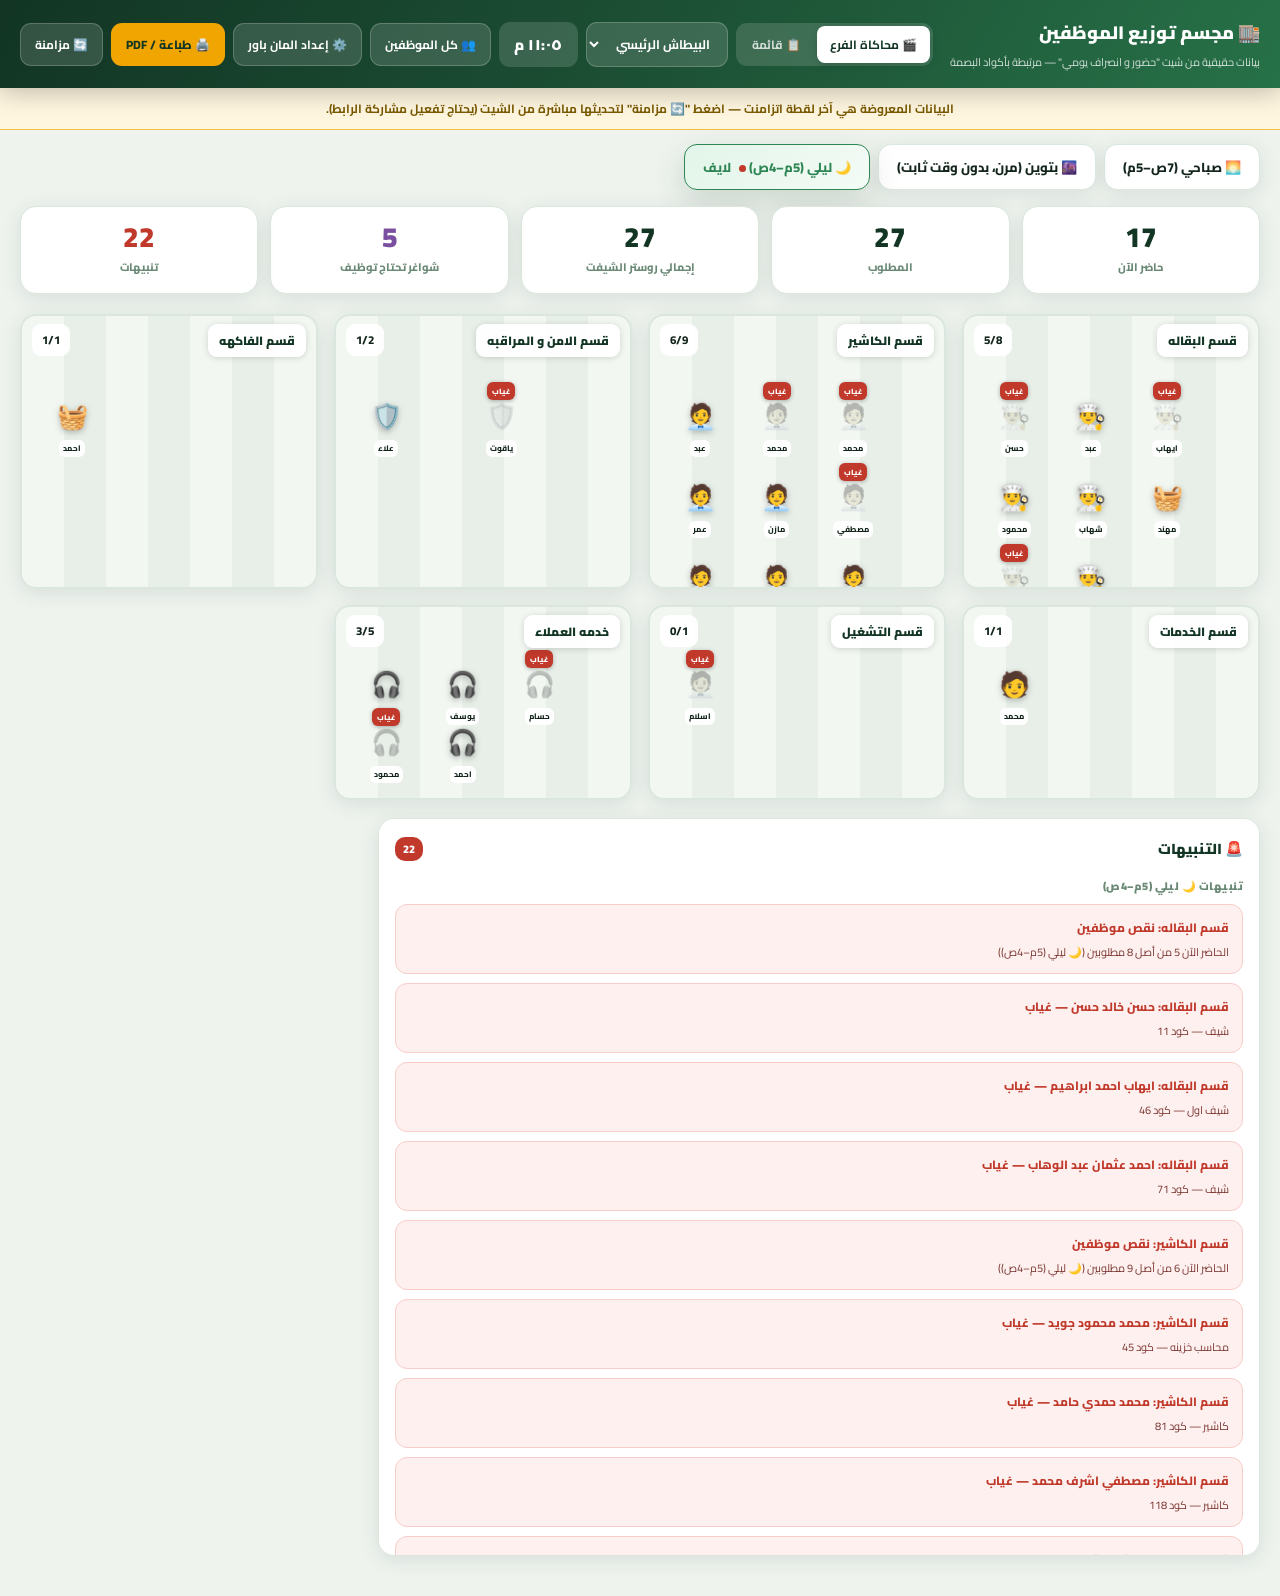
<file: staff-map.html>
<!DOCTYPE html>
<html lang="ar" dir="rtl">
<head>
<meta charset="UTF-8">
<meta name="viewport" content="width=device-width, initial-scale=1.0, maximum-scale=1.0, user-scalable=no">
<title>مجسم توزيع الموظفين - الفرع</title>
<link rel="preconnect" href="https://fonts.googleapis.com">
<link href="https://fonts.googleapis.com/css2?family=Cairo:wght@400;600;700;800;900&display=swap" rel="stylesheet">
<style>
  :root {
    --primary: #123524; --primary2: #1d5236; --accent: #2d8653; --accent2: #f0a500;
    --bg: #eef3ee; --card: #fff; --text: #14261c; --muted: #6b8a76;
    --border: #dbe6de; --red: #c0392b; --orange: #e08c00; --purple: #7b4fa0; --gray: #9aa8a0;
    --shadow: 0 4px 20px rgba(18,53,36,.10); --shadow-lg: 0 12px 32px rgba(18,53,36,.16); --radius: 16px;
  }
  * { box-sizing: border-box; margin: 0; padding: 0; }
  body { font-family: 'Cairo', Tahoma, sans-serif; background: var(--bg); color: var(--text); min-height: 100vh; font-size: 14px; }

  .top-bar { background: linear-gradient(120deg, var(--primary) 0%, var(--primary2) 55%, var(--accent) 130%); color: #fff; padding: 16px 20px; position: sticky; top: 0; z-index: 100; box-shadow: 0 4px 24px rgba(0,0,0,.25); display: flex; flex-wrap: wrap; align-items: center; justify-content: space-between; gap: 12px; }
  .top-bar h1 { font-size: 18px; font-weight: 900; display: flex; align-items: center; gap: 8px; }
  .top-bar .sub { font-size: 11px; opacity: .8; margin-top: 3px; }
  .top-right { display: flex; align-items: center; gap: 8px; flex-wrap: wrap; }
  .view-toggle { display: flex; gap: 3px; background: rgba(255,255,255,.14); border-radius: 11px; padding: 3px; }
  .view-toggle button { border: none; background: transparent; color: #fff; padding: 7px 13px; border-radius: 8px; font-family: 'Cairo',sans-serif; font-size: 12px; font-weight: 700; cursor: pointer; opacity: .78; transition: .15s; }
  .view-toggle button.active { background: #fff; color: var(--primary); opacity: 1; box-shadow: 0 2px 8px rgba(0,0,0,.15); }
  .branch-select { background: rgba(255,255,255,.14); border: 1px solid rgba(255,255,255,.2); color: #fff; border-radius: 11px; padding: 9px 13px; font-family: 'Cairo',sans-serif; font-size: 12.5px; font-weight: 700; }
  .branch-select option { color: #000; }
  .clock { background: rgba(255,255,255,.14); border-radius: 11px; padding: 8px 15px; font-weight: 900; font-size: 15px; letter-spacing: .5px; }
  .top-btn { background: rgba(255,255,255,.14); border: 1px solid rgba(255,255,255,.2); color: #fff; border-radius: 11px; padding: 9px 14px; cursor: pointer; font-family: 'Cairo',sans-serif; font-size: 12px; font-weight: 700; transition: .15s; }
  .top-btn:hover { background: rgba(255,255,255,.26); }
  .top-btn:disabled { opacity: .6; cursor: default; }
  .top-btn.solid { background: var(--accent2); color: var(--primary); border-color: transparent; font-weight: 800; }
  .top-btn.solid:hover { filter: brightness(1.08); }

  .banner { font-size: 12px; padding: 9px 18px; text-align: center; font-weight: 700; }
  .banner.ok { background: #e2f5e9; border-bottom: 1.5px solid #b8dfc8; color: #1e6b40; }
  .banner.warn { background: #fff6e0; border-bottom: 1.5px solid #f0c040; color: #7a5a00; }

  .shift-tabs { max-width: 1440px; margin: 0 auto; padding: 14px 20px 0; display: flex; gap: 8px; flex-wrap: wrap; }
  .shift-tab { background: var(--card); border: 1.5px solid var(--border); border-radius: 13px; padding: 10px 18px; font-family: 'Cairo',sans-serif; font-size: 13px; font-weight: 800; cursor: pointer; color: var(--text); box-shadow: var(--shadow); transition: .15s; }
  .shift-tab:hover { transform: translateY(-1px); }
  .shift-tab.active { border-color: var(--accent); background: linear-gradient(135deg,#e2f5e9,#f4fbf6); color: var(--accent); box-shadow: var(--shadow-lg); }
  .shift-tab .live-dot { display: inline-block; width: 7px; height: 7px; border-radius: 50%; background: var(--red); margin-left: 5px; animation: pulse-dot 1.2s infinite; }
  @keyframes pulse-dot { 0%,100% { opacity: 1; } 50% { opacity: .3; } }

  .wrap { max-width: 1440px; margin: 0 auto; padding: 16px 20px 40px; display: grid; grid-template-columns: 1fr 340px; gap: 18px; }
  @media (max-width: 920px) { .wrap { grid-template-columns: 1fr; } }

  .summary { grid-column: 1 / -1; display: grid; grid-template-columns: repeat(auto-fit, minmax(160px,1fr)); gap: 12px; margin-bottom: 2px; }
  .stat { background: var(--card); border-radius: var(--radius); padding: 16px; text-align: center; box-shadow: var(--shadow); border: 1px solid var(--border); }
  .stat .n { font-size: 28px; font-weight: 900; color: var(--primary); line-height: 1; }
  .stat .l { font-size: 11px; color: var(--muted); font-weight: 800; margin-top: 6px; }
  .stat.warn .n { color: var(--red); }
  .stat.purple .n { color: var(--purple); }

  .floor { display: grid; grid-template-columns: repeat(auto-fill, minmax(310px,1fr)); gap: 16px; align-content: start; }
  .dept-card { background: var(--card); border-radius: var(--radius); box-shadow: var(--shadow); border: 1.5px solid var(--border); overflow: hidden; display: flex; flex-direction: column; transition: .15s; }
  .dept-card.shortage { border-color: var(--red); box-shadow: 0 4px 20px rgba(192,57,43,.15); }
  .dept-head { padding: 14px 16px; background: linear-gradient(135deg,#f0f8f2,#fff); display: flex; align-items: center; justify-content: space-between; border-bottom: 1.5px solid var(--border); gap: 8px; }
  .dept-name { font-size: 14.5px; font-weight: 900; color: var(--primary); display:flex; align-items:center; gap:6px; }
  .dept-count { font-size: 12px; font-weight: 800; white-space: nowrap; }
  .dept-count .present { color: var(--accent); font-size: 15px; }
  .dept-count .req { color: var(--muted); }
  .dept-count.short .present { color: var(--red); }
  .positions { padding: 14px 16px; display: flex; flex-wrap: wrap; gap: 9px; }
  .chip { display: flex; align-items: center; gap: 7px; background: var(--bg); border: 1.5px solid var(--border); border-radius: 22px; padding: 6px 11px 6px 6px; cursor: pointer; position: relative; transition: .12s; }
  .chip:hover { transform: translateY(-1px); box-shadow: var(--shadow); }
  .chip.anomaly { border-color: var(--red); background: #fdf0ef; }
  .avatar-wrap { position: relative; flex-shrink: 0; }
  .avatar { width: 28px; height: 28px; border-radius: 50%; display: flex; align-items: center; justify-content: center; font-size: 11px; font-weight: 900; color: #fff; }
  .avatar.present { background: linear-gradient(135deg,var(--accent),#1e6b40); box-shadow: 0 0 0 2px #b8e6c8; }
  .avatar.absent-onshift { background: var(--red); box-shadow: 0 0 0 2px #f5c6c0; }
  .avatar.off { background: var(--gray); }
  .avatar.faded { opacity: .4; filter: grayscale(60%); }
  .badge-pill { position: absolute; top: -9px; left: -11px; background: var(--red); color: #fff; font-size: 7.5px; font-weight: 900; padding: 2px 5px; border-radius: 6px; white-space: nowrap; box-shadow: 0 1px 4px rgba(0,0,0,.3); }
  .badge-pill.leave { background: var(--orange); }
  .chip-info { line-height: 1.25; }
  .chip-name { font-size: 11.5px; font-weight: 800; }
  .chip-role { font-size: 9.5px; color: var(--muted); font-weight: 700; }
  .chip-status { font-size: 9px; font-weight: 800; padding: 1.5px 7px; border-radius: 8px; margin-right: 2px; }
  .chip-status.present { background: #e2f5e9; color: var(--accent); }
  .chip-status.absent-onshift { background: #fdf0ef; color: var(--red); }
  .chip-status.off, .chip-status.not-logged { background: #ececec; color: var(--muted); }

  .alerts-panel { background: var(--card); border-radius: var(--radius); box-shadow: var(--shadow); border: 1.5px solid var(--border); padding: 16px; align-self: start; position: sticky; top: 100px; max-height: 82vh; overflow-y: auto; }
  .alerts-panel h3 { font-size: 14.5px; font-weight: 900; color: var(--primary); margin-bottom: 12px; display: flex; align-items: center; justify-content: space-between; }
  .alert-item { background: #fdf0ef; border: 1.5px solid #f8cdc9; border-radius: 12px; padding: 11px 13px; margin-bottom: 9px; font-size: 12px; }
  .alert-item.vacancy { background: #f6f0fb; border-color: #dcc8ef; }
  .alert-item .t { font-weight: 800; color: var(--red); margin-bottom: 3px; }
  .alert-item.vacancy .t { color: var(--purple); }
  .alert-item .d { color: #7a3530; font-size: 11px; }
  .alert-item.vacancy .d { color: #5a3d78; }
  .no-alerts { text-align: center; color: var(--muted); padding: 26px 10px; font-size: 12px; }
  .no-alerts .icon { font-size: 36px; margin-bottom: 8px; }
  .alerts-section-title { font-size: 11px; font-weight: 900; color: var(--muted); text-transform: uppercase; letter-spacing: .5px; margin: 14px 0 8px; }

  /* ===== محاكاة الفرع ===== */
  .floor-sim { grid-column: 1 / -1; display: grid; grid-template-columns: repeat(auto-fill, minmax(240px,1fr)); gap: 16px; }
  .sim-zone { position: relative; border-radius: var(--radius); border: 2px solid var(--border); background: repeating-linear-gradient(90deg, #f2f7f2 0 42px, #e7efe8 42px 84px); box-shadow: var(--shadow); overflow: hidden; }
  .sim-zone.shortage { border-color: var(--red); }
  .sim-zone-label { position: absolute; top: 8px; right: 10px; background: rgba(255,255,255,.94); border-radius: 9px; padding: 5px 11px; font-size: 12px; font-weight: 900; color: var(--primary); z-index: 5; box-shadow: 0 1px 6px rgba(0,0,0,.15); }
  .sim-zone-count { position: absolute; top: 8px; left: 10px; background: rgba(255,255,255,.94); border-radius: 9px; padding: 5px 10px; font-size: 11.5px; font-weight: 800; z-index: 5; }
  .sim-person { position: absolute; width: 42px; text-align: center; cursor: pointer; z-index: 2; }
  .sim-person .emoji { font-size: 25px; display: block; filter: drop-shadow(0 2px 3px rgba(0,0,0,.25)); }
  .sim-person.faded .emoji { opacity: .35; filter: grayscale(80%); }
  .sim-person .sim-label { font-size: 8px; font-weight: 800; background: rgba(255,255,255,.94); border-radius: 6px; padding: 1px 4px; white-space: nowrap; margin-top: -2px; display: inline-block; max-width: 74px; overflow: hidden; text-overflow: ellipsis; }
  .sim-person .badge-pill { top: -10px; left: 50%; transform: translateX(-50%); }

  /* ===== مودال تفاصيل الموظف ===== */
  .modal-overlay { position: fixed; inset: 0; background: rgba(10,30,20,.55); z-index: 500; display: none; align-items: flex-end; justify-content: center; }
  .modal-overlay.show { display: flex; }
  .modal { background: #fff; border-radius: 22px 22px 0 0; width: 100%; max-width: 440px; max-height: 90vh; overflow-y: auto; padding: 0 0 24px; }
  .modal-head { display: flex; align-items: center; gap: 12px; padding: 20px 20px 14px; border-bottom: 1.5px solid var(--border); position: sticky; top: 0; background: #fff; z-index: 2; }
  .modal-avatar { width: 54px; height: 54px; border-radius: 50%; background: linear-gradient(135deg,var(--primary),var(--accent)); color: #fff; display: flex; align-items: center; justify-content: center; font-size: 19px; font-weight: 900; flex-shrink: 0; }
  .modal-title { font-size: 16px; font-weight: 900; color: var(--primary); }
  .modal-sub { font-size: 12px; color: var(--muted); margin-top: 2px; }
  .modal-close { margin-right: auto; background: var(--bg); border: none; border-radius: 50%; width: 32px; height: 32px; font-size: 16px; cursor: pointer; }
  .modal-body { padding: 16px 20px; }
  .status-now { text-align: center; border-radius: 14px; padding: 15px; font-weight: 900; font-size: 15px; margin-bottom: 16px; }
  .status-now.ok { background: #e2f5e9; color: var(--accent); }
  .status-now.bad { background: #fdf0ef; color: var(--red); }
  .modal-info-row { display: flex; justify-content: space-between; font-size: 12px; padding: 8px 0; border-bottom: 1px solid var(--border); }
  .modal-info-row span:first-child { color: var(--muted); font-weight: 700; }
  .modal-info-row span:last-child { font-weight: 800; }
  .override-label { font-size: 12px; font-weight: 800; color: var(--primary); margin: 16px 0 8px; }
  .override-btns { display: grid; grid-template-columns: 1fr 1fr 1fr 1fr; gap: 8px; }
  .override-btn.present-btn.active { border-color: var(--accent); background: #e2f5e9; color: var(--accent); }
  .override-btn { border: 1.5px solid var(--border); background: var(--bg); border-radius: 11px; padding: 10px 4px; font-family: 'Cairo',sans-serif; font-size: 12px; font-weight: 700; cursor: pointer; }
  .override-btn.active { border-color: var(--red); background: #fdf0ef; color: var(--red); }
  .override-reset { width: 100%; margin-top: 8px; border: none; background: none; color: var(--muted); font-family: 'Cairo',sans-serif; font-size: 11px; padding: 8px; cursor: pointer; text-decoration: underline; }

  /* ===== مودال كل الموظفين + إضافة موظف ===== */
  .roster-modal { max-width: 900px; }
  .add-emp-form { border: 1.5px dashed var(--accent); border-radius: 14px; padding: 14px; margin-bottom: 18px; background: #f4fbf6; }
  .add-emp-form h4 { font-size: 13.5px; font-weight: 900; color: var(--primary); margin-bottom: 10px; }
  .add-emp-grid { display: grid; grid-template-columns: repeat(auto-fit, minmax(140px,1fr)); gap: 8px; margin-bottom: 10px; }
  .add-emp-grid input, .add-emp-grid select { border: 1.5px solid var(--border); border-radius: 9px; padding: 9px 10px; font-family: 'Cairo',sans-serif; font-size: 12.5px; color: var(--text); background: #fff; }
  .add-emp-btn { background: linear-gradient(135deg,var(--accent),var(--primary2)); color: #fff; border: none; border-radius: 10px; padding: 10px 18px; font-family: 'Cairo',sans-serif; font-size: 13px; font-weight: 800; cursor: pointer; }
  .roster-branch-title { font-size: 15px; font-weight: 900; color: var(--primary); margin: 18px 0 10px; padding-bottom: 6px; border-bottom: 2px solid var(--border); }
  .roster-branch-title:first-child { margin-top: 0; }
  .roster-dept-title { font-size: 12.5px; font-weight: 800; color: var(--muted); margin: 12px 0 6px; }
  .roster-shift-group { margin-bottom: 8px; }
  .roster-shift-label { font-size: 10.5px; font-weight: 800; color: var(--accent); margin-bottom: 5px; }
  .roster-chips { display: flex; flex-wrap: wrap; gap: 8px; margin-bottom: 4px; }
  .manual-tag { font-size: 8px; font-weight: 900; color: var(--purple); }

  /* ===== مودال إعداد المان باور ===== */
  .settings-modal { max-width: 720px; }
  .dept-setting { border: 1.5px solid var(--border); border-radius: 14px; padding: 14px; margin-bottom: 12px; }
  .dept-setting h4 { font-size: 13.5px; font-weight: 900; color: var(--primary); margin-bottom: 10px; }
  .shift-inputs { display: grid; grid-template-columns: repeat(3, 1fr); gap: 10px; }
  .shift-input-box { text-align: center; }
  .shift-input-box label { font-size: 10.5px; color: var(--muted); font-weight: 800; display: block; margin-bottom: 4px; }
  .shift-input-box input { width: 100%; border: 1.5px solid var(--border); border-radius: 9px; padding: 9px 4px; text-align: center; font-family: 'Cairo',sans-serif; font-size: 14px; font-weight: 800; color: var(--primary); }
  .dept-roster-note { font-size: 10px; color: var(--muted); margin-top: 8px; }
  .save-bar { position: sticky; bottom: 0; background: #fff; padding: 14px 20px; border-top: 1.5px solid var(--border); }
  .save-btn { width: 100%; background: linear-gradient(135deg,var(--accent),var(--primary2)); color: #fff; border: none; border-radius: 13px; padding: 14px; font-family: 'Cairo',sans-serif; font-size: 14px; font-weight: 800; cursor: pointer; }

  /* ===== تقرير الطباعة ===== */
  #printReport { display: none; }
  @media print {
    body * { visibility: hidden; }
    #printReport, #printReport * { visibility: visible; }
    #printReport { display: block !important; position: absolute; top: 0; right: 0; width: 100%; padding: 20px; }
    .no-print { display: none !important; }
  }
  .pr-head { text-align: center; margin-bottom: 18px; border-bottom: 3px solid #123524; padding-bottom: 12px; }
  .pr-head h1 { font-size: 20px; color: #123524; }
  .pr-head .meta { font-size: 12px; color: #555; margin-top: 4px; }
  .pr-table { width: 100%; border-collapse: collapse; margin-bottom: 20px; font-size: 12px; }
  .pr-table th, .pr-table td { border: 1px solid #ccc; padding: 7px 8px; text-align: center; }
  .pr-table th { background: #eef3ee; font-weight: 800; }
  .pr-table td.dept-name-cell { text-align: right; font-weight: 800; }
  .pr-rec-hire { color: #c0392b; font-weight: 800; }
  .pr-rec-watch { color: #e08c00; font-weight: 800; }
  .pr-rec-ok { color: #2d8653; font-weight: 800; }
  .pr-vacancy-list { font-size: 12px; margin-bottom: 6px; }
  .pr-vacancy-list li { margin-bottom: 4px; }
</style>
</head>
<body>

<div class="top-bar no-print">
  <div>
    <h1>🏬 مجسم توزيع الموظفين</h1>
    <div class="sub">بيانات حقيقية من شيت "حضور و انصراف يومي" — مرتبطة بأكواد البصمة</div>
  </div>
  <div class="top-right">
    <div class="view-toggle">
      <button id="tabSim" onclick="setView('sim')">🎬 محاكاة الفرع</button>
      <button id="tabList" onclick="setView('list')">📋 قائمة</button>
    </div>
    <select class="branch-select" id="branchSelect"></select>
    <span class="clock" id="clockDisplay">--:--</span>
    <button class="top-btn" onclick="openRoster()">👥 كل الموظفين</button>
    <button class="top-btn" onclick="openSettings()">⚙️ إعداد المان باور</button>
    <button class="top-btn solid" onclick="printReport()">🖨️ طباعة / PDF</button>
    <button class="top-btn" id="syncBtn" onclick="syncNow()">🔄 مزامنة</button>
  </div>
</div>

<div class="banner no-print" id="syncBanner">جارِ التحميل...</div>

<div class="shift-tabs no-print" id="shiftTabs"></div>

<div class="wrap no-print">

  <div class="summary">
    <div class="stat"><div class="n" id="statPresent">-</div><div class="l" id="statPresentLabel">حاضر الآن</div></div>
    <div class="stat"><div class="n" id="statRequired">-</div><div class="l" id="statRequiredLabel">المطلوب</div></div>
    <div class="stat"><div class="n" id="statRoster">-</div><div class="l">إجمالي روستر الشيفت</div></div>
    <div class="stat purple"><div class="n" id="statVacancies">-</div><div class="l">شواغر تحتاج توظيف</div></div>
    <div class="stat warn"><div class="n" id="statAlerts">-</div><div class="l">تنبيهات</div></div>
  </div>

  <div class="floor-sim" id="floorSim"></div>
  <div class="floor" id="floorGrid" style="display:none"></div>

  <div class="alerts-panel">
    <h3>🚨 التنبيهات <span id="alertCountBadge" style="font-size:11px;background:var(--red);color:#fff;border-radius:10px;padding:2px 8px;"></span></h3>
    <div id="alertsList"></div>
  </div>

</div>

<div class="modal-overlay no-print" id="empModal" onclick="if(event.target===this) closeEmpModal()">
  <div class="modal">
    <div class="modal-head">
      <div class="modal-avatar" id="modalAvatar">--</div>
      <div>
        <div class="modal-title" id="modalName">-</div>
        <div class="modal-sub" id="modalSub">-</div>
      </div>
      <button class="modal-close" onclick="closeEmpModal()">✕</button>
    </div>
    <div class="modal-body">
      <div class="status-now" id="modalStatusNow">-</div>
      <div class="modal-info-row"><span>القسم</span><span id="modalDept">-</span></div>
      <div class="modal-info-row"><span>الفرع</span><span id="modalBranch">-</span></div>
      <div class="modal-info-row"><span>الشيفت</span><span id="modalShift">-</span></div>
      <div class="modal-info-row"><span>كود البصمة</span><span id="modalCode">-</span></div>
      <div class="override-label">تحديد الحالة يدويًا (لو مش دقيقة تلقائيًا)</div>
      <div class="override-btns">
        <button class="override-btn present-btn" data-v="منضبط" onclick="setOverride('منضبط')">✅ حضور</button>
        <button class="override-btn" data-v="غياب" onclick="setOverride('غياب')">غياب</button>
        <button class="override-btn" data-v="تأخير" onclick="setOverride('تأخير')">تأخير</button>
        <button class="override-btn" data-v="اجازة" onclick="setOverride('اجازة')">اجازة</button>
      </div>
      <button class="override-reset" onclick="setOverride(null)">إعادة الحالة للوضع التلقائي</button>
    </div>
  </div>
</div>

<div class="modal-overlay no-print" id="rosterModal">
  <div class="modal roster-modal">
    <div class="modal-head">
      <div>
        <div class="modal-title">👥 كل الموظفين</div>
        <div class="modal-sub">كل الفروع والأقسام والشيفتات — ضيف أي موظف موجود فعليًا بس البصمة مسجلاه غياب</div>
      </div>
      <button class="modal-close" onclick="closeRoster()">✕</button>
    </div>
    <div class="modal-body">
      <div class="add-emp-form">
        <h4>➕ إضافة موظف موجود مش متسجل بالبصمة</h4>
        <div class="add-emp-grid">
          <input type="text" id="addEmpName" placeholder="اسم الموظف">
          <input type="text" id="addEmpRole" placeholder="الوظيفة">
          <select id="addEmpBranch"></select>
          <input type="text" id="addEmpDept" placeholder="القسم" list="deptListDatalist">
          <datalist id="deptListDatalist"></datalist>
          <select id="addEmpShift">
            <option value="صباحي">🌅 صباحي</option>
            <option value="بتوين">🌆 بتوين</option>
            <option value="ليلي">🌙 ليلي</option>
          </select>
        </div>
        <button class="add-emp-btn" onclick="addManualEmployee()">✔️ إضافة وتحضير الموظف</button>
      </div>
      <div id="rosterList"></div>
    </div>
  </div>
</div>

<div class="modal-overlay no-print" id="settingsModal">
  <div class="modal settings-modal">
    <div class="modal-head">
      <div>
        <div class="modal-title">⚙️ إعداد المان باور لكل قسم</div>
        <div class="modal-sub">حدد العدد المطلوب لكل قسم في كل شيفت — القيم دي هتتحسب عليها التنبيهات والتقرير</div>
      </div>
      <button class="modal-close" onclick="closeSettings()">✕</button>
    </div>
    <div class="modal-body" id="settingsBody"></div>
    <div class="save-bar"><button class="save-btn" onclick="saveSettings()">حفظ الإعدادات</button></div>
  </div>
</div>

<div id="printReport"></div>

<script>
/* =========================================================
   البيانات: لقطة (snapshot) حقيقية من شيت "حضور و انصراف يومي"
   على درايف الداتا سنتر. لكل قسم: active (موظفين حاليين) و
   left (موظفين "تصفية/ترك عمل" — دول اللي محتاجين توظيف بدالهم).
========================================================= */
const BRANCH_DATA = {"البيطاش الرئيسي": {"قسم البقاله": [{"name": "حسن خالد حسن", "role": "شيف", "shift": "ليلي", "code": "11", "atte": "غياب", "hrStatus": "علي راس العمل"}, {"name": "مروان مصطفي حنفي", "role": "مساعد شيف", "shift": "صباحي", "code": "13", "atte": "غياب", "hrStatus": "علي راس العمل"}, {"name": "ياسين علاء الدين احمد", "role": "training", "shift": "صباحي", "code": "19", "atte": "حضور", "hrStatus": "علي راس العمل"}, {"name": "حازم عبد المنعم ابراهيم", "role": "مساعد شيف", "shift": "بتوين", "code": "31", "atte": "حضور", "hrStatus": "علي راس العمل"}, {"name": "عصام علي عبد العال", "role": "شيف", "shift": "صباحي", "code": "34", "atte": "حضور", "hrStatus": "علي راس العمل"}, {"name": "عبد الرحمن علي حسن عبد الرازق", "role": "شيف", "shift": "ليلي", "code": "37", "atte": "حضور", "hrStatus": "علي راس العمل"}, {"name": "ايهاب احمد ابراهيم", "role": "شيف اول", "shift": "ليلي", "code": "46", "atte": "غياب", "hrStatus": "تصفيه"}, {"name": "محمود محمد محمود", "role": "شيف اول", "shift": "ليلي", "code": "47", "atte": "حضور", "hrStatus": "علي راس العمل"}, {"name": "محمود سعيد ابراهيم", "role": "ليدر قسم", "shift": "صباحي", "code": "48", "atte": "حضور", "hrStatus": "علي راس العمل"}, {"name": "شهاب رشيد راشد", "role": "مساعد شيف", "shift": "ليلي", "code": "55", "atte": "حضور", "hrStatus": "علي راس العمل"}, {"name": "مهند احمد عبد الحكيم", "role": "head of fueling department", "shift": "ليلي", "code": "63", "atte": "حضور", "hrStatus": "علي راس العمل"}, {"name": "يوسف اشرف محمد محمد", "role": "شيف اول", "shift": "صباحي", "code": "68", "atte": "حضور", "hrStatus": "علي راس العمل"}, {"name": "احمد عثمان عبد الوهاب", "role": "شيف", "shift": "ليلي", "code": "71", "atte": "غياب", "hrStatus": "علي راس العمل"}, {"name": "عبد الله ابراهيم عبد الستار", "role": "شيف", "shift": "صباحي", "code": "125", "atte": "حضور", "hrStatus": "علي راس العمل"}, {"name": "مازن علي عبد الحليم", "role": "training", "shift": "صباحي", "code": "165", "atte": "حضور", "hrStatus": "علي راس العمل"}, {"name": "ادهم محمد خميس", "role": "شيف", "shift": "صباحي", "code": "183", "atte": "غياب", "hrStatus": "علي راس العمل"}, {"name": "مصطفي محمود محمد", "role": "شيف", "shift": "بتوين", "code": "193", "atte": "حضور", "hrStatus": "علي راس العمل"}, {"name": "عمر عبد الجيد عبد الستار", "role": "مساعد شيف", "shift": "صباحي", "code": "209", "atte": "غياب", "hrStatus": "علي راس العمل"}, {"name": "شريف سعد علي", "role": "شيف", "shift": "صباحي", "code": "210", "atte": "غياب", "hrStatus": "علي راس العمل"}, {"name": "محمد زكريا يحي", "role": "شيف", "shift": "ليلي", "code": "211", "atte": "حضور", "hrStatus": "علي راس العمل"}], "دليفري": [{"name": "ناديه ابراهيم احمد", "role": "مٌعد اوردرات", "shift": "بتوين", "code": "14", "atte": "حضور", "hrStatus": "علي راس العمل"}, {"name": "احمد محمد ابراهيم", "role": "دليفري", "shift": "بتوين", "code": "52", "atte": "حضور", "hrStatus": "علي راس العمل"}, {"name": "اسامه عيد يوسف", "role": "دليفري", "shift": "بتوين", "code": "70", "atte": "حضور", "hrStatus": "علي راس العمل"}, {"name": "عبد العزيز محمد حسن", "role": "دليفري", "shift": "بتوين", "code": "113", "atte": "حضور", "hrStatus": "علي راس العمل"}], "vip": [{"name": "روان عثمان احمد", "role": "ليدر قسم", "shift": "بتوين", "code": "15", "atte": "حضور", "hrStatus": "علي راس العمل"}, {"name": "سهيلة مدحت احمد", "role": "سيلز", "shift": "صباحي", "code": "28", "atte": "غياب", "hrStatus": "علي راس العمل"}, {"name": "ايمان عزالدين عبدالعزيز", "role": "سيلز", "shift": "صباحي", "code": "51", "atte": "حضور", "hrStatus": "علي راس العمل"}], "قسم الكاشير": [{"name": "عبد الرحمن مصطفي عبده", "role": "كاشير", "shift": "ليلي", "code": "18", "atte": "حضور", "hrStatus": "علي راس العمل"}, {"name": "مهند محمد احمد", "role": "هيد كاشير", "shift": "صباحي", "code": "21", "atte": "حضور", "hrStatus": "علي راس العمل"}, {"name": "نور الدين حسين احمد", "role": "كاشير", "shift": "صباحي", "code": "41", "atte": "حضور", "hrStatus": "علي راس العمل"}, {"name": "محمد محمود جويد", "role": "محاسب خزينه", "shift": "ليلي", "code": "45", "atte": "غياب", "hrStatus": "تصفيه"}, {"name": "محمد جمال محمد البكري", "role": "مراجع كاشير", "shift": "صباحي", "code": "61", "atte": "حضور", "hrStatus": "علي راس العمل"}, {"name": "محمد شعبان شحاته", "role": "كاشير", "shift": "صباحي", "code": "67", "atte": "غياب", "hrStatus": "علي راس العمل"}, {"name": "محمد حمدي حامد", "role": "كاشير", "shift": "ليلي", "code": "81", "atte": "غياب", "hrStatus": "علي راس العمل"}, {"name": "عمر عادل عبد الحميد", "role": "مراجع كاشير", "shift": "ليلي", "code": "84", "atte": "حضور", "hrStatus": "علي راس العمل"}, {"name": "مازن اسماعيل فهمي", "role": "مراجع كاشير", "shift": "ليلي", "code": "114", "atte": "حضور", "hrStatus": "علي راس العمل"}, {"name": "مصطفي اشرف محمد", "role": "كاشير", "shift": "ليلي", "code": "118", "atte": "غياب", "hrStatus": "علي راس العمل"}, {"name": "سراج الدين محمد احمد", "role": "مراجع كاشير", "shift": "ليلي", "code": "133", "atte": "حضور", "hrStatus": "علي راس العمل"}, {"name": "عبدالرحمن محمد محمود", "role": "مراجع كاشير", "shift": "ليلي", "code": "135", "atte": "حضور", "hrStatus": "علي راس العمل"}, {"name": "مهند وليد بكر", "role": "كاشير", "shift": "صباحي", "code": "148", "atte": "حضور", "hrStatus": "علي راس العمل"}, {"name": "يوسف احمد مرسي", "role": "مراجع كاشير", "shift": "صباحي", "code": "191", "atte": "غياب", "hrStatus": "علي راس العمل"}, {"name": "ابراهيم محمد ابراهيم", "role": "كاشير", "shift": "ليلي", "code": "200", "atte": "حضور", "hrStatus": "علي راس العمل"}, {"name": "اسامه اشرف علي", "role": "كاشير", "shift": "صباحي", "code": "201", "atte": "حضور", "hrStatus": "علي راس العمل"}], "قسم الامن و المراقبه": [{"name": "يحيي محسن عبد الباسط", "role": "مراقب كاميرا", "shift": "صباحي", "code": "20", "atte": "حضور", "hrStatus": "علي راس العمل"}, {"name": "علاء عبدالواحد محمد", "role": "موظف امن", "shift": "ليلي", "code": "102", "atte": "حضور", "hrStatus": "علي راس العمل"}, {"name": "ياقوت ياسر علام", "role": "مراقب كاميرا", "shift": "ليلي", "code": "150", "atte": "غياب", "hrStatus": "علي راس العمل"}, {"name": "عيد السيد عيد", "role": "موظف امن", "shift": "صباحي", "code": "168", "atte": "حضور", "hrStatus": "علي راس العمل"}], "قسم الايس كريم": [{"name": "خالد النبوي محمد", "role": "شيف باريستا", "shift": "صباحي", "code": "23", "atte": "حضور", "hrStatus": "علي راس العمل"}, {"name": "ابراهيم فتحي احمد", "role": "شيف باريستا", "shift": "صباحي", "code": "29", "atte": "حضور", "hrStatus": "علي راس العمل"}, {"name": "وليد عادل عبد العال", "role": "مسؤول قسم الايس و المشروبات", "shift": "بتوين", "code": "64", "atte": "حضور", "hrStatus": "علي راس العمل"}, {"name": "عمر محمد حبشي", "role": "باريستا", "shift": "صباحي", "code": "120", "atte": "حضور", "hrStatus": "علي راس العمل"}, {"name": "عمار علاء الدين ابراهيم", "role": "شيف باريستا", "shift": "صباحي", "code": "144", "atte": "حضور", "hrStatus": "علي راس العمل"}], "قسم الفاكهه": [{"name": "احمد عادل عبد القادر", "role": "بائع فريش", "shift": "ليلي", "code": "26", "atte": "حضور", "hrStatus": "علي راس العمل"}, {"name": "علي ضاحي علي امام", "role": "سيلز", "shift": "بتوين", "code": "158", "atte": "حضور", "hrStatus": "علي راس العمل"}, {"name": "محمد وليد خميس", "role": "سيلز", "shift": "صباحي", "code": "220", "atte": "حضور", "hrStatus": "علي راس العمل"}], "قسم الخدمات": [{"name": "مؤمن محمد احمد", "role": "عامل خدمات", "shift": "صباحي", "code": "32", "atte": "حضور", "hrStatus": "علي راس العمل"}, {"name": "محمد عبد الرؤوف سيد", "role": "عامل خدمات", "shift": "ليلي", "code": "205", "atte": "حضور", "hrStatus": "علي راس العمل"}], "قسم التشغيل": [{"name": "فراس مرسي غريب", "role": "مدير فريش فود", "shift": "بتوين", "code": "44", "atte": "حضور", "hrStatus": "علي راس العمل"}, {"name": "اسلام عبدالمنعم خميس", "role": "نائب مدير فرع", "shift": "ليلي", "code": "65", "atte": "غياب", "hrStatus": "علي راس العمل"}, {"name": "ابراهيم محمود محمد", "role": "مدير فرع", "shift": "بتوين", "code": "223", "atte": "حضور", "hrStatus": "تصفيه"}], "قسم الداتا انتري": [{"name": "عبد الرحمن اشرف عبد الحميد", "role": "مراقب مخزون", "shift": "صباحي", "code": "50", "atte": "حضور", "hrStatus": "علي راس العمل"}, {"name": "يوسف محمد حسن", "role": "داتا انتري", "shift": "صباحي", "code": "110", "atte": "حضور", "hrStatus": "علي راس العمل"}], "خدمه العملاء": [{"name": "خالد وليد عاطف", "role": "موظف خدمة عملاء", "shift": "ليلي", "code": "58", "atte": "حضور", "hrStatus": "علي راس العمل"}, {"name": "محمد علاء الدين احمد", "role": "موظف خدمة عملاء", "shift": "صباحي", "code": "73", "atte": "غياب", "hrStatus": "تصفيه"}, {"name": "فضل امل ابو الفضل", "role": "مسؤول تنسيق", "shift": "صباحي", "code": "79", "atte": "حضور", "hrStatus": "علي راس العمل"}, {"name": "يوسف رمضان محمد", "role": "مشرف خدمة عملاء", "shift": "ليلي", "code": "80", "atte": "حضور", "hrStatus": "علي راس العمل"}, {"name": "احمد مصطفي احمد", "role": "موظف خدمة عملاء", "shift": "صباحي", "code": "101", "atte": "حضور", "hrStatus": "علي راس العمل"}, {"name": "منار مدحت احمد", "role": "موظف اول خدمه عملاء", "shift": "بتوين", "code": "127", "atte": "حضور", "hrStatus": "علي راس العمل"}, {"name": "حسام الدين محمد محمد", "role": "موظف خدمة عملاء", "shift": "ليلي", "code": "134", "atte": "غياب", "hrStatus": "علي راس العمل"}, {"name": "منه الله محمد فاروق", "role": "سيلز", "shift": "بتوين", "code": "151", "atte": "حضور", "hrStatus": "علي راس العمل"}, {"name": "محمد صلاح عيد محمد", "role": "مسؤول استلامات", "shift": "صباحي", "code": "156", "atte": "حضور", "hrStatus": "علي راس العمل"}, {"name": "فارس محمد اسماعيل", "role": "موظف خدمة عملاء", "shift": "صباحي", "code": "204", "atte": "حضور", "hrStatus": "علي راس العمل"}, {"name": "علي سعد علي", "role": "موظف خدمة عملاء", "shift": "صباحي", "code": "207", "atte": "حضور", "hrStatus": "علي راس العمل"}, {"name": "محمود سعيد محمد", "role": "موظف خدمة عملاء", "shift": "ليلي", "code": "212", "atte": "غياب", "hrStatus": "علي راس العمل"}, {"name": "احمد حسين محمد", "role": "موظف خدمة عملاء", "shift": "ليلي", "code": "218", "atte": "حضور", "hrStatus": "علي راس العمل"}], "قسم الجوده": [{"name": "ياسر هاني عامر", "role": "مراقب جودة", "shift": "بتوين", "code": "62", "atte": "غياب", "hrStatus": "تصفيه"}], "قسم الموارد البشريه": [{"name": "احمد رجب السيد عبد الجليل", "role": "اخصائي التأمينات", "shift": "صباحي", "code": "115", "atte": "حضور", "hrStatus": "تصفيه"}], "تسعير": [{"name": "ايه محمد احمد", "role": "موظف تسعير", "shift": "بتوين", "code": "119", "atte": "حضور", "hrStatus": "علي راس العمل"}], "social media": [{"name": "Shaza Elsaied", "role": "Graphic design", "shift": "بتوين", "code": "123", "atte": "غياب", "hrStatus": "تصفيه"}], "كول سنتر": [{"name": "عمر مصطفي عبدٌ", "role": "كول سنتر", "shift": "بتوين", "code": "180", "atte": "غياب", "hrStatus": "علي راس العمل"}, {"name": "كريم اشرف محمود", "role": "كول سنتر", "shift": "بتوين", "code": "181", "atte": "غياب", "hrStatus": "علي راس العمل"}], "بيكب": [{"name": "سندس علاء عيد", "role": "موظف فريق اعداد", "shift": "صباحي", "code": "224", "atte": "حضور", "hrStatus": "علي راس العمل"}]}, "عين شمس": {"قسم البقاله": [{"name": "حسام محمد علي", "role": "شيف", "shift": "صباحي", "code": "16", "atte": "غياب", "hrStatus": "علي راس العمل"}, {"name": "سامح محمد كامل", "role": "شيف", "shift": "صباحي", "code": "25", "atte": "حضور", "hrStatus": "علي راس العمل"}, {"name": "عبدالله مسعود سعيد", "role": "شيف", "shift": "ليلي", "code": "60", "atte": "حضور", "hrStatus": "علي راس العمل"}, {"name": "حلمي محمد حلمي", "role": "شيف", "shift": "صباحي", "code": "77", "atte": "حضور", "hrStatus": "علي راس العمل"}, {"name": "احمد اشرف احمد", "role": "مساعد شيف", "shift": "صباحي", "code": "121", "atte": "حضور", "hrStatus": "علي راس العمل"}, {"name": "ادم محمد حسين", "role": "مساعد شيف", "shift": "ليلي", "code": "213", "atte": "غياب", "hrStatus": "تصفيه"}], "قسم الكاشير": [{"name": "مصطفي حمدي احمد", "role": "كاشير", "shift": "بتوين", "code": "42", "atte": "غياب", "hrStatus": "علي راس العمل"}, {"name": "مؤمن علي فوزي", "role": "كاشير", "shift": "صباحي", "code": "76", "atte": "حضور", "hrStatus": "علي راس العمل"}, {"name": "عبد الله محمد عبده", "role": "كاشير", "shift": "ليلي", "code": "163", "atte": "حضور", "hrStatus": "علي راس العمل"}], "قسم الامن و المراقبه": [{"name": "حمدنا الله محمد امير", "role": "موظف امن", "shift": "صباحي", "code": "43", "atte": "حضور", "hrStatus": "علي راس العمل"}], "قسم التشغيل": [{"name": "عبد الرحمن محمد عبد الرحيم", "role": "مدير شيفت", "shift": "ليلي", "code": "74", "atte": "حضور", "hrStatus": "علي راس العمل"}, {"name": "محمود سعيد توفيق", "role": "مدير شيفتا", "shift": "صباحي", "code": "189", "atte": "حضور", "hrStatus": "علي راس العمل"}], "قسم الموارد البشريه": [{"name": "ندى محمد سعيد", "role": "اخصائي موارد بشريه", "shift": "بتوين", "code": "85", "atte": "حضور", "hrStatus": "علي راس العمل"}], "قسم الداتا انتري": [{"name": "احمد السيد عبد اللطيف", "role": "مسؤول استلامات", "shift": "صباحي", "code": "104", "atte": "غياب", "hrStatus": "علي راس العمل"}], "خدمه العملاء": [{"name": "عبد الرحمن رضا ربيع", "role": "موظف خدمة عملاء", "shift": "ليلي", "code": "145", "atte": "حضور", "hrStatus": "علي راس العمل"}, {"name": "محمد عمرو مطاوع", "role": "موظف خدمة عملاء", "shift": "صباحي", "code": "161", "atte": "حضور", "hrStatus": "تصفيه"}, {"name": "مريم شعبان عبد السلام", "role": "سيلز", "shift": "بتوين", "code": "169", "atte": "غياب", "hrStatus": "علي راس العمل"}, {"name": "محمد يحيي محمد", "role": "موظف خدمة عملاء", "shift": "صباحي", "code": "173", "atte": "حضور", "hrStatus": "علي راس العمل"}, {"name": "عبد الله طارق فتحي", "role": "موظف خدمة عملاء", "shift": "صباحي", "code": "187", "atte": "غياب", "hrStatus": "علي راس العمل"}, {"name": "فاتن محمد داود السيد", "role": "سيلز", "shift": "صباحي", "code": "195", "atte": "حضور", "hrStatus": "علي راس العمل"}, {"name": "ابراهيم حسن ابراهيم", "role": "موظف اول خدمه عملاء", "shift": "ليلي", "code": "215", "atte": "حضور", "hrStatus": "ترك عمل"}]}, "المصنع": {"قسم التصنيع": [{"name": "محمد يسري", "role": "Training", "shift": "صباحي", "code": "24", "atte": "حضور", "hrStatus": "علي راس العمل"}, {"name": "اسماء قاسم عجمي محمد", "role": "موظف فريق اعداد", "shift": "صباحي", "code": "27", "atte": "غياب", "hrStatus": "ترك عمل"}, {"name": "فرحه فتح الله", "role": "training", "shift": "صباحي", "code": "33", "atte": "حضور", "hrStatus": "علي راس العمل"}, {"name": "نجلاء كمال سيد", "role": "training", "shift": "صباحي", "code": "36", "atte": "حضور", "hrStatus": "علي راس العمل"}, {"name": "سيدة مرسي اسماعيل", "role": "موظف فريق اعداد", "shift": "صباحي", "code": "54", "atte": "حضور", "hrStatus": "علي راس العمل"}, {"name": "محمد عماد علي مبروك", "role": "شيف تجهيزات", "shift": "صباحي", "code": "105", "atte": "حضور", "hrStatus": "علي راس العمل"}, {"name": "مصطفي علي عبد الخالق", "role": "شيف", "shift": "ليلي", "code": "146", "atte": "حضور", "hrStatus": "علي راس العمل"}, {"name": "ابراهيم عبدالسلام السيد", "role": "شيف", "shift": "صباحي", "code": "147", "atte": "حضور", "hrStatus": "علي راس العمل"}, {"name": "محمود محمد رزق", "role": "مساعد شيف تجهيزات", "shift": "صباحي", "code": "155", "atte": "حضور", "hrStatus": "علي راس العمل"}, {"name": "مؤمن محمد شعيب", "role": "training", "shift": "صباحي", "code": "171", "atte": "حضور", "hrStatus": "علي راس العمل"}, {"name": "احمد السيد حجازي", "role": "شيف", "shift": "صباحي", "code": "197", "atte": "حضور", "hrStatus": "علي راس العمل"}], "قسم المعمل": [{"name": "ياسر ابراهيم محمد", "role": "training", "shift": "صباحي", "code": "30", "atte": "حضور", "hrStatus": "علي راس العمل"}, {"name": "عماد علي مبروك مرزوق", "role": "مدير قسم المعمل", "shift": "صباحي", "code": "109", "atte": "حضور", "hrStatus": "علي راس العمل"}, {"name": "هبه محمود نصر", "role": "Training", "shift": "صباحي", "code": "137", "atte": "حضور", "hrStatus": "علي راس العمل"}, {"name": "محمد حسني سليمان احمد", "role": "مساعد شيف معمل", "shift": "صباحي", "code": "157", "atte": "حضور", "hrStatus": "علي راس العمل"}, {"name": "محمد عبده محمود", "role": "مساعد شيف معمل", "shift": "صباحي", "code": "162", "atte": "حضور", "hrStatus": "علي راس العمل"}], "قسم الداتا انتري": [{"name": "عبدالرحمن طارق رمضان", "role": "داتا انتري", "shift": "صباحي", "code": "39", "atte": "حضور", "hrStatus": "علي راس العمل"}, {"name": "ايه ممدوح محمد", "role": "كوست كونترول", "shift": "صباحي", "code": "57", "atte": "حضور", "hrStatus": "علي راس العمل"}, {"name": "حسن جعفر الصادق", "role": "مسؤول قسم الداتا انتري", "shift": "بتوين", "code": "100", "atte": "غياب", "hrStatus": "علي راس العمل"}], "قسم التركي": [{"name": "محمد جمال عبدالعال", "role": "فني تجهيز جبن", "shift": "صباحي", "code": "49", "atte": "حضور", "hrStatus": "علي راس العمل"}, {"name": "علاء عصام درغام", "role": "شيف اول معمل", "shift": "صباحي", "code": "112", "atte": "حضور", "hrStatus": "علي راس العمل"}, {"name": "محمد عبد المنعم حامد", "role": "sيف اول معمل", "shift": "صباحي", "code": "141", "atte": "حضور", "hrStatus": "علي راس العمل"}], "قسم البيض": [{"name": "هيثم محمد عبد الغني", "role": "موظف فرز و تعبئه بيض", "shift": "صباحي", "code": "66", "atte": "حضور", "hrStatus": "علي راس العمل"}], "انتاج معلبات": [{"name": "عمر محمد الخليل", "role": "مٌشغل ماكينه", "shift": "صباحي", "code": "83", "atte": "حضور", "hrStatus": "ترك عمل"}], "قسم الموارد البشريه": [{"name": "ياسمين عصام محمد", "role": "HR and finance specialist", "shift": "بتوين", "code": "94", "atte": "حضور", "hrStatus": "علي راس العمل"}], "قسم الحسابات": [{"name": "احمد صلاح عبد الحكيم", "role": "محاسب خزينه", "shift": "صباحي", "code": "103", "atte": "حضور", "hrStatus": "علي راس العمل"}], "قسم المخازن": [{"name": "محمد اسامه احمد", "role": "موظف مخزن", "shift": "صباحي", "code": "106", "atte": "غياب", "hrStatus": "علي راس العمل"}, {"name": "محمد احمد عثمان", "role": "مدير مخزن", "shift": "صباحي", "code": "108", "atte": "حضور", "hrStatus": "علي راس العمل"}, {"name": "محمد شعيب محمد حافظ", "role": "سائق", "shift": "صباحي", "code": "129", "atte": "حضور", "hrStatus": "علي راس العمل"}, {"name": "محمود حمادة محمد فاخر", "role": "موظف مخزن", "shift": "صباحي", "code": "164", "atte": "حضور", "hrStatus": "علي راس العمل"}, {"name": "مروان احمد عبد الحكيم", "role": "عامل", "shift": "صباحي", "code": "190", "atte": "حضور", "hrStatus": "علي راس العمل"}, {"name": "حازم محمد احمد", "role": "موظف مخزن", "shift": "صباحي", "code": "192", "atte": "حضور", "hrStatus": "علي راس العمل"}], "قسم الامن و المراقبه": [{"name": "احمد رمزي الجندي", "role": "امين مخزن", "shift": "ليلي", "code": "111", "atte": "حضور", "hrStatus": "علي راس العمل"}, {"name": "طارق محمد جاب الله", "role": "فرد امن مصنع", "shift": "ليلي", "code": "122", "atte": "حضور", "hrStatus": "علي راس العمل"}], "قسم التشغيل": [{"name": "سمير عاطف حسن", "role": "مدير المصنع", "shift": "صباحي", "code": "126", "atte": "غياب", "hrStatus": "تصفيه"}], "قسم الرنجه": [{"name": "مصطفي السيد احمد", "role": "شيف اول معمل", "shift": "صباحي", "code": "153", "atte": "حضور", "hrStatus": "علي راس العمل"}], "قسم الجوده": [{"name": "شكري عبداللطيف الكردي", "role": "ليدر جوده", "shift": "صباحي", "code": "203", "atte": "حضور", "hrStatus": "علي راس العمل"}]}};

const SHEET_ID = "15NeasovzgM3FsqjM_MiL20jPdyQmR8jpp12bGJFFflU";
const CSV_URL = `https://docs.google.com/spreadsheets/d/${SHEET_ID}/export?format=csv`;
const SHIFT_ORDER = ['صباحي', 'بتوين', 'ليلي'];
const SHIFT_LABEL = { 'صباحي': '🌅 صباحي (7ص–5م)', 'بتوين': '🌆 بتوين (مرن، بدون وقت ثابت)', 'ليلي': '🌙 ليلي (5م–4ص)' };
/* بتوين مالوش مواعيد ثابتة فمش موجود هنا خالص — بيتعامل معاه كحضور
   عادي في أي وقت بمجرد ما البصمة تقول "حضور"، من غير قيد وقت. */
const SHIFT_WINDOWS = { 'صباحي': [7,17], 'ليلي': [17,28] };

let lastSyncTime = new Date();
let currentBranch = Object.keys(BRANCH_DATA)[0];


function onShiftNow(shift, minutesSinceMidnight) {
  if (shift === 'بتوين') return true; // مستقل عن الوقت — يحضر عادي في أي ساعة
  const range = SHIFT_WINDOWS[shift] || SHIFT_WINDOWS['صباحي'];
  const hour = minutesSinceMidnight / 60;
  const [s,e] = range;
  if (e <= 24) return hour >= s && hour < e;
  return hour >= s || hour < (e - 24);
}
function getActiveShiftName(now) {
  const h = now.getHours();
  return (h >= 7 && h < 17) ? 'صباحي' : 'ليلي';
}
function getShiftDateKey(shiftName, now) {
  const d = new Date(now);
  if (shiftName === 'ليلي' && d.getHours() < 7) d.setDate(d.getDate() - 1);
  return d.toISOString().slice(0, 10);
}
function shiftLogKey(shiftName, now) { return `staffmap_shiftlog_${currentBranch}_${shiftName}_${getShiftDateKey(shiftName, now)}`; }
function logCurrentShiftSnapshot(depts, minutesNow) {
  const now = new Date();
  Object.keys(depts).forEach(deptName => {
    depts[deptName].forEach(e => {
      if (!onShiftNow(e.shift, minutesNow)) return;
      const key = shiftLogKey(e.shift, now);
      const log = JSON.parse(localStorage.getItem(key) || '{}');
      log[e.code] = { name: e.name, dept: deptName, role: e.role, status: computeStatus(e, minutesNow), ts: now.toISOString() };
      localStorage.setItem(key, JSON.stringify(log));
    });
  });
}
function getShiftLog(shiftName) {
  try { return JSON.parse(localStorage.getItem(shiftLogKey(shiftName, new Date())) || '{}'); }
  catch(e) { return {}; }
}

/* =========================================================
   حالة كل موظف: منضبط / غياب / تأخير / اجازة — قابلة للتعديل
   اليدوي (تأخير/اجازة) لو المصدر التلقائي مش دقيق.
========================================================= */
function getOverrides() {
  try { return JSON.parse(localStorage.getItem('staffmap_overrides') || '{}'); }
  catch(e) { return {}; }
}
function setOverrideFor(code, value) {
  const o = getOverrides();
  if (value) o[code] = value; else delete o[code];
  localStorage.setItem('staffmap_overrides', JSON.stringify(o));
}
function computeStatus(emp, minutesSinceMidnight) {
  const overrides = getOverrides();
  if (overrides[emp.code]) return overrides[emp.code];
  const isOnShift = onShiftNow(emp.shift, minutesSinceMidnight);
  if (!isOnShift) return 'خارج الشيفت';
  return emp.atte === 'حضور' ? 'منضبط' : 'غياب';
}
function isBadStatus(status) { return status === 'غياب' || status === 'تأخير' || status === 'اجازة'; }

let currentEmpCode = null;
function openEmpModal(code, deptName, branch) {
  const emp = (BRANCH_DATA[branch]?.[deptName] || []).find(e => e.code === code);
  if (!emp) return;
  currentEmpCode = code;
  const now = new Date();
  const status = computeStatus(emp, now.getHours()*60 + now.getMinutes());
  document.getElementById('modalAvatar').textContent = initials(emp.name);
  document.getElementById('modalName').textContent = emp.name;
  document.getElementById('modalSub').textContent = emp.role;
  document.getElementById('modalDept').textContent = deptName;
  document.getElementById('modalBranch').textContent = branch;
  document.getElementById('modalShift').textContent = emp.shift;
  document.getElementById('modalCode').textContent = emp.code;
  const statusEl = document.getElementById('modalStatusNow');
  statusEl.textContent = status;
  statusEl.className = 'status-now ' + (status === 'منضبط' ? 'ok' : (status === 'خارج الشيفت' ? '' : 'bad'));
  document.querySelectorAll('.override-btn').forEach(b => b.classList.toggle('active', b.dataset.v === getOverrides()[code]));
  document.getElementById('empModal').classList.add('show');
  document.getElementById('empModal').dataset.dept = deptName;
  document.getElementById('empModal').dataset.branch = branch;
}
function closeEmpModal() { document.getElementById('empModal').classList.remove('show'); currentEmpCode = null; }
function setOverride(value) {
  if (!currentEmpCode) return;
  setOverrideFor(currentEmpCode, value);
  const modal = document.getElementById('empModal');
  const dept = modal.dataset.dept, branch = modal.dataset.branch;
  render();
  openEmpModal(currentEmpCode, dept, branch);
}

/* =========================================================
   المان باور المطلوب لكل قسم — مُحدَّد لكل شيفت (مش لكل ساعة)،
   القيمة الافتراضية = عدد الموظفين الفعليين المجدولين في
   الشيفت ده حاليًا، وقابلة للتعديل من ⚙️ إعداد المان باور.
========================================================= */
function defaultShiftRequired(branch, dept, shiftName) {
  const roster = BRANCH_DATA[branch]?.[dept] || [];
  return roster.filter(e => e.shift === shiftName).length;
}
function getShiftRequired(branch, dept, shiftName) {
  try {
    const saved = JSON.parse(localStorage.getItem('staffmap_shift_required') || '{}');
    const v = saved?.[branch]?.[dept]?.[shiftName];
    return v !== undefined ? v : defaultShiftRequired(branch, dept, shiftName);
  } catch(e) { return defaultShiftRequired(branch, dept, shiftName); }
}
function saveShiftRequired(branch, dept, shiftName, value) {
  const saved = JSON.parse(localStorage.getItem('staffmap_shift_required') || '{}');
  saved[branch] = saved[branch] || {};
  saved[branch][dept] = saved[branch][dept] || {};
  saved[branch][dept][shiftName] = value;
  localStorage.setItem('staffmap_shift_required', JSON.stringify(saved));
}

function openSettings() {
  const depts = BRANCH_DATA[currentBranch] || {};
  const body = document.getElementById('settingsBody');
  body.innerHTML = Object.keys(depts).map(deptName => `
    <div class="dept-setting">
      <h4>${deptName}</h4>
      <div class="shift-inputs">
        ${SHIFT_ORDER.map(s => `
          <div class="shift-input-box">
            <label>${SHIFT_LABEL[s]}</label>
            <input type="number" min="0" data-dept="${deptName}" data-shift="${s}" value="${getShiftRequired(currentBranch, deptName, s)}">
          </div>`).join('')}
      </div>
      <div class="dept-roster-note">إجمالي الروستر: ${depts[deptName].length}</div>
    </div>`).join('');
  document.getElementById('settingsModal').classList.add('show');
}
function closeSettings() { document.getElementById('settingsModal').classList.remove('show'); }
function saveSettings() {
  document.querySelectorAll('#settingsBody input').forEach(inp => {
    saveShiftRequired(currentBranch, inp.dataset.dept, inp.dataset.shift, parseInt(inp.value,10) || 0);
  });
  closeSettings();
  render();
}

/* =========================================================
   شواغر التوظيف مبنية على عمود البصمة (atte) مش حالة الموارد
   البشرية: موظف "تصفية/ترك عمل" وبصمته "غياب" فعلاً = شاغر حقيقي
   يحتاج توظيف. لو الموارد البشرية سجلته "تصفية" بس بصمته "حضور"
   (زي حالة إبراهيم حسن) بنصدّق البصمة ونعتبره موجود عادي، وبس
   نعمل تنبيه "تعارض بيانات" عشان تتأكد مع الموارد البشرية.
========================================================= */
function getVacancies(branch) {
  const depts = BRANCH_DATA[branch] || {};
  const list = [];
  Object.keys(depts).forEach(deptName => {
    depts[deptName].forEach(e => {
      if ((e.hrStatus === 'تصفية' || e.hrStatus === 'ترك عمل' || e.hrStatus === 'تصفيه') && e.atte !== 'حضور') {
        list.push({ ...e, dept: deptName });
      }
    });
  });
  return list;
}
function getDataConflicts(branch) {
  const depts = BRANCH_DATA[branch] || {};
  const list = [];
  Object.keys(depts).forEach(deptName => {
    depts[deptName].forEach(e => {
      if ((e.hrStatus === 'تصفية' || e.hrStatus === 'ترك عمل' || e.hrStatus === 'تصفيه') && e.atte === 'حضور') {
        list.push({ ...e, dept: deptName });
      }
    });
  });
  return list;
}

/* =========================================================
   موظفين مضافين يدويًا: لموظف موجود فعليًا بالفرع بس البصمة
   مش متفعلة له فبتحسبه غياب غلط. بيتحفظوا في localStorage
   وبيندمجوا جوا BRANCH_DATA عادي زي أي موظف تاني (atte=حضور).
========================================================= */
function getManualEmployees() {
  try { return JSON.parse(localStorage.getItem('staffmap_manual_employees') || '[]'); }
  catch(e) { return []; }
}
function saveManualEmployees(list) { localStorage.setItem('staffmap_manual_employees', JSON.stringify(list)); }
function mergeManualEmployees() {
  getManualEmployees().forEach(m => {
    BRANCH_DATA[m.branch] = BRANCH_DATA[m.branch] || {};
    BRANCH_DATA[m.branch][m.dept] = BRANCH_DATA[m.branch][m.dept] || [];
    const already = BRANCH_DATA[m.branch][m.dept].some(e => e.code === m.code);
    if (!already) BRANCH_DATA[m.branch][m.dept].push({ name: m.name, role: m.role, shift: m.shift, code: m.code, atte: 'حضور', hrStatus: 'علي راس العمل', manual: true });
  });
}
function addManualEmployee() {
  const name = document.getElementById('addEmpName').value.trim();
  const role = document.getElementById('addEmpRole').value.trim() || '-';
  const branch = document.getElementById('addEmpBranch').value;
  const dept = document.getElementById('addEmpDept').value.trim();
  const shift = document.getElementById('addEmpShift').value;
  if (!name || !dept) { alert('لازم تكتب اسم الموظف والقسم على الأقل'); return; }
  const code = 'M' + Date.now().toString().slice(-8);
  const list = getManualEmployees();
  list.push({ name, role, branch, dept, shift, code });
  saveManualEmployees(list);
  BRANCH_DATA[branch] = BRANCH_DATA[branch] || {};
  BRANCH_DATA[branch][dept] = BRANCH_DATA[branch][dept] || [];
  BRANCH_DATA[branch][dept].push({ name, role, shift, code, atte: 'حضور', hrStatus: 'علي راس العمل', manual: true });
  document.getElementById('addEmpName').value = '';
  document.getElementById('addEmpRole').value = '';
  document.getElementById('addEmpDept').value = '';
  renderRosterList();
  render();
}
function removeManualEmployee(code) {
  saveManualEmployees(getManualEmployees().filter(m => m.code !== code));
  Object.keys(BRANCH_DATA).forEach(b => Object.keys(BRANCH_DATA[b]).forEach(d => {
    BRANCH_DATA[b][d] = BRANCH_DATA[b][d].filter(e => e.code !== code);
  }));
  renderRosterList();
  render();
}

/* =========================================================
   مودال "كل الموظفين": كل الفروع/الأقسام/الشيفتات في صفحة واحدة
========================================================= */
function openRoster() {
  const branchSel = document.getElementById('addEmpBranch');
  branchSel.innerHTML = Object.keys(BRANCH_DATA).map(b => `<option value="${b}" ${b===currentBranch?'selected':''}>${b}</option>`).join('');
  const allDepts = new Set();
  Object.values(BRANCH_DATA).forEach(depts => Object.keys(depts).forEach(d => allDepts.add(d)));
  document.getElementById('deptListDatalist').innerHTML = [...allDepts].map(d => `<option value="${d}">`).join('');
  renderRosterList();
  document.getElementById('rosterModal').classList.add('show');
}
function closeRoster() { document.getElementById('rosterModal').classList.remove('show'); }
function renderRosterList() {
  const now = new Date();
  const minutesNow = now.getHours()*60 + now.getMinutes();
  const el = document.getElementById('rosterList');
  el.innerHTML = Object.keys(BRANCH_DATA).map(branch => {
    const depts = BRANCH_DATA[branch];
    const deptsHtml = Object.keys(depts).map(deptName => {
      const active = depts[deptName];
      if (active.length === 0) return '';
      const byShift = SHIFT_ORDER.map(s => {
        const emps = active.filter(e => e.shift === s);
        if (emps.length === 0) return '';
        const chips = emps.map(e => {
          const status = computeStatus(e, minutesNow);
          const bad = isBadStatus(status);
          const cls = status === 'منضبط' ? 'present' : (bad ? 'absent-onshift' : 'off');
          return `<div class="chip ${bad?'anomaly':''}" onclick="openEmpModal('${e.code}','${deptName.replace(/'/g,"\\'")}','${branch.replace(/'/g,"\\'")}')">
              <div class="avatar-wrap"><div class="avatar ${cls}">${initials(e.name)}</div></div>
              <div class="chip-info">
                <div class="chip-name">${e.name} ${e.manual?'<span class="manual-tag">🖐️ يدوي</span>':''}${(e.hrStatus==='تصفية'||e.hrStatus==='تصفيه'||e.hrStatus==='ترك عمل')&&e.atte==='حضور'?'<span class="manual-tag" style="color:var(--orange);">⚠️ HR سجله تارك بس بصمته حضور</span>':''}</div>
                <div class="chip-role">${e.role} · #${e.code}</div>
              </div>
              <span class="chip-status ${cls}">${status}</span>
              ${e.manual ? `<span style="cursor:pointer;color:var(--red);font-weight:900;font-size:14px;margin-right:4px;" onclick="event.stopPropagation(); if(confirm('حذف ${e.name} من القائمة؟')) removeManualEmployee('${e.code}')">✕</span>` : ''}
            </div>`;
        }).join('');
        return `<div class="roster-shift-group"><div class="roster-shift-label">${SHIFT_LABEL[s]}</div><div class="roster-chips">${chips}</div></div>`;
      }).join('');
      return `<div class="roster-dept-title">${emojiFor('', deptName)} ${deptName} (${active.length})</div>${byShift}`;
    }).join('');
    return `<div class="roster-branch-title">🏬 ${branch}</div>${deptsHtml}`;
  }).join('');
}

/* =========================================================
   مزامنة حية من شيت جوجل (يحتاج مشاركة الرابط - Viewer)
========================================================= */
async function syncNow() {
  const btn = document.getElementById('syncBtn');
  btn.disabled = true;
  btn.textContent = '🔄 جارِ المزامنة...';
  try {
    const res = await fetch(CSV_URL, { cache: 'no-store' });
    if (!res.ok) throw new Error('http ' + res.status);
    const text = await res.text();
    const parsed = parseCsvToBranchData(text);
    if (Object.keys(parsed).length === 0) throw new Error('empty parse');
    Object.assign(BRANCH_DATA, parsed);
    lastSyncTime = new Date();
    setBanner('ok', '✅ تمت المزامنة المباشرة مع شيت البصمة الساعة ' + lastSyncTime.toLocaleTimeString('ar-EG',{hour:'2-digit',minute:'2-digit'}));
  } catch (err) {
    setBanner('warn', '⚠️ تعذّر الاتصال المباشر بالشيت من المتصفح (محتاج تفعيل "مشاركة الرابط – Viewer" على الشيت). البيانات المعروضة دلوقتي هي آخر لقطة اتزامنت الساعة ' + lastSyncTime.toLocaleTimeString('ar-EG',{hour:'2-digit',minute:'2-digit'}));
  }
  btn.disabled = false;
  btn.textContent = '🔄 مزامنة';
  render();
}
function parseCsvToBranchData(csvText) {
  const rows = csvText.split(/\r?\n/).map(parseCsvLine).filter(r => r.length > 1);
  rows.shift();
  const shiftMap = { Morning: 'صباحي', Night: 'ليلي', Between: 'بتوين', Training: 'صباحي' };
  const out = {};
  rows.forEach(r => {
    const [code, name, hire, workstatus, shift, branch, empstatus, dept, role, atte] = r;
    if (!name || name === '#N/A' || !branch || !dept) return;
    out[branch] = out[branch] || {};
    out[branch][dept] = out[branch][dept] || [];
    out[branch][dept].push({ name: name.trim(), role: (role||'-').trim(), shift: shiftMap[shift] || shift || 'صباحي', code: (code||'').trim(), atte: (atte||'غياب').trim(), hrStatus: empstatus || 'غير محدد' });
  });
  return out;
}
function parseCsvLine(line) {
  const cells = []; let cur = ''; let inQ = false;
  for (let i = 0; i < line.length; i++) {
    const c = line[i];
    if (inQ) {
      if (c === '"' && line[i+1] === '"') { cur += '"'; i++; }
      else if (c === '"') { inQ = false; }
      else cur += c;
    } else {
      if (c === '"') inQ = true;
      else if (c === ',') { cells.push(cur); cur = ''; }
      else cur += c;
    }
  }
  cells.push(cur);
  return cells;
}
function setBanner(type, msg) {
  const el = document.getElementById('syncBanner');
  el.className = 'banner ' + type;
  el.textContent = msg;
}

/* =========================================================
   بناء قائمة الفروع + الرندر
========================================================= */
const branchSelect = document.getElementById('branchSelect');
Object.keys(BRANCH_DATA).forEach(b => {
  const opt = document.createElement('option');
  opt.value = b; opt.textContent = b;
  branchSelect.appendChild(opt);
});
branchSelect.value = currentBranch;
branchSelect.addEventListener('change', () => { currentBranch = branchSelect.value; render(); });
mergeManualEmployees();

const initials = n => n.trim().split(' ').slice(0,2).map(w=>w[0]).join('');

let currentView = 'sim';
function setView(v) {
  currentView = v;
  document.getElementById('tabSim').classList.toggle('active', v === 'sim');
  document.getElementById('tabList').classList.toggle('active', v === 'list');
  document.getElementById('floorSim').style.display = v === 'sim' ? 'grid' : 'none';
  document.getElementById('floorGrid').style.display = v === 'list' ? 'grid' : 'none';
}
setView('sim');

let currentShiftFilter = null;
function selectShift(s) { currentShiftFilter = s; render(); }
function renderShiftTabs(now) {
  const activeShift = getActiveShiftName(now);
  document.getElementById('shiftTabs').innerHTML = SHIFT_ORDER.map(s => {
    const isLive = s === activeShift;
    return `<button class="shift-tab ${s===currentShiftFilter?'active':''}" onclick="selectShift('${s}')">
      ${SHIFT_LABEL[s]}${isLive ? ' <span class="live-dot"></span> لايف' : ''}
    </button>`;
  }).join('');
}

function emojiFor(role, dept) {
  const t = role + ' ' + dept;
  const has = s => t.indexOf(s) !== -1;
  if (has('شيف') || has('طاهي')) return '👨‍🍳';
  if (has('كاشير')) return '🧑‍💼';
  if (has('امن') || has('مراقب')) return '🛡️';
  if (has('دليفري')) return '🛵';
  if (has('ايس كريم') || has('باريستا')) return '🍦';
  if (has('فاكهه') || has('بقاله')) return '🧺';
  if (has('مخزن') || has('سائق')) return '📦';
  if (has('حسابات') || has('داتا') || has('تسعير')) return '💻';
  if (has('خدمة عملاء') || has('خدمه العملاء') || has('سيلز')) return '🎧';
  if (has('تجهيز') || has('معمل') || has('تصنيع') || has('تركي') || has('بيض') || has('رنجه')) return '👷';
  if (has('مدير') || has('ليدر') || has('هيد') || has('نائب')) return '🧑‍💼';
  return '🧑';
}
function gridPos(i, total) {
  const cols = Math.max(2, Math.ceil(Math.sqrt(total)));
  const col = i % cols;
  const row = Math.floor(i / cols);
  const cellW = 78 / cols;
  return { left: 10 + col * cellW, top: 28 + row * 30 };
}

function renderFloorSim(viewDepts) {
  const sim = document.getElementById('floorSim');
  sim.innerHTML = '';
  Object.keys(viewDepts).forEach(deptName => {
    const employees = viewDepts[deptName];
    const presentNow = employees.filter(e => e._status === 'منضبط').length;
    const zoneHeight = Math.max(140, Math.min(280, 95 + employees.length * 20));
    const zone = document.createElement('div');
    zone.className = 'sim-zone';
    zone.style.minHeight = zoneHeight + 'px';
    zone.innerHTML = `
      <div class="sim-zone-label">${deptName}</div>
      <div class="sim-zone-count">${presentNow}/${employees.length}</div>`;
    employees.forEach((e,i) => {
      const bad = isBadStatus(e._status) || e._status === 'غير مسجل';
      const pos = gridPos(i, employees.length);
      const person = document.createElement('div');
      person.className = 'sim-person' + (bad ? ' faded' : '');
      person.style.left = pos.left + '%';
      person.style.top = pos.top + '%';
      person.onclick = () => openEmpModal(e.code, deptName, currentBranch);
      person.innerHTML = `
        ${isBadStatus(e._status) ? `<span class="badge-pill ${e._status==='اجازة'?'leave':''}">${e._status}</span>` : ''}
        <span class="emoji">${emojiFor(e.role, deptName)}</span>
        <span class="sim-label">${e.name.split(' ')[0]}</span>`;
      zone.appendChild(person);
    });
    sim.appendChild(zone);
  });
}

function render() {
  const now = new Date();
  document.getElementById('clockDisplay').textContent = now.toLocaleTimeString('ar-EG',{hour:'2-digit',minute:'2-digit'});
  const minutesNow = now.getHours()*60 + now.getMinutes();
  const activeShift = getActiveShiftName(now);
  if (!currentShiftFilter) currentShiftFilter = activeShift;
  const isLiveShift = currentShiftFilter === 'بتوين' || currentShiftFilter === activeShift;

  const allDepts = BRANCH_DATA[currentBranch] || {};
  logCurrentShiftSnapshot(allDepts, minutesNow);
  const log = isLiveShift ? null : getShiftLog(currentShiftFilter);

  const viewDepts = {};
  Object.keys(allDepts).forEach(deptName => {
    const emps = allDepts[deptName].filter(e => e.shift === currentShiftFilter);
    if (emps.length === 0) return;
    viewDepts[deptName] = emps.map(e => {
      const status = isLiveShift ? computeStatus(e, minutesNow) : ((log[e.code] && log[e.code].status) || 'غير مسجل');
      return Object.assign({}, e, { _status: status });
    });
  });

  renderShiftTabs(now);

  const floor = document.getElementById('floorGrid');
  floor.innerHTML = '';
  let totalPresent = 0, totalRoster = 0, totalRequired = 0;
  const alerts = [];

  Object.keys(viewDepts).forEach(deptName => {
    const employees = viewDepts[deptName];
    totalRoster += employees.length;
    const presentNow = employees.filter(e => e._status === 'منضبط').length;
    totalPresent += presentNow;

    const reqNow = getShiftRequired(currentBranch, deptName, currentShiftFilter);
    totalRequired += reqNow;
    const short = presentNow < reqNow;
    if (short) alerts.push({ title: `${deptName}: نقص موظفين`, detail: `${isLiveShift?'الحاضر الآن':'كان حاضر'} ${presentNow} من أصل ${reqNow} مطلوبين (${SHIFT_LABEL[currentShiftFilter]})`, kind: 'shortage' });

    employees.forEach(e => {
      if (isBadStatus(e._status)) alerts.push({ title: `${deptName}: ${e.name} — ${e._status}`, detail: `${e.role} — كود ${e.code}`, kind: 'absence' });
    });

    const card = document.createElement('div');
    card.className = 'dept-card' + (short ? ' shortage' : '');
    card.innerHTML = `
      <div class="dept-head">
        <div class="dept-name">${emojiFor('', deptName)} ${deptName}</div>
        <div class="dept-count ${short?'short':''}">
          <span class="present">${presentNow}</span> / <span class="req">${reqNow}</span>
        </div>
      </div>
      <div class="positions">
        ${employees.map(e => {
          const status = e._status;
          const bad = isBadStatus(status);
          const notLogged = status === 'غير مسجل';
          const cls = status === 'منضبط' ? 'present' : (bad ? 'absent-onshift' : (notLogged ? 'not-logged' : 'off'));
          const badgeClass = status === 'اجازة' ? 'leave' : '';
          return `<div class="chip ${bad?'anomaly':''}" onclick="openEmpModal('${e.code}','${deptName.replace(/'/g,"\\'")}','${currentBranch.replace(/'/g,"\\'")}')">
              <div class="avatar-wrap">
                <div class="avatar ${cls} ${(bad||notLogged)?'faded':''}">${initials(e.name)}</div>
                ${bad ? `<span class="badge-pill ${badgeClass}">${status}</span>` : ''}
              </div>
              <div class="chip-info">
                <div class="chip-name">${e.name}</div>
                <div class="chip-role">${e.role} · #${e.code}</div>
              </div>
              <span class="chip-status ${cls}">${status}</span>
            </div>`;
        }).join('')}
      </div>`;
    floor.appendChild(card);
  });

  renderFloorSim(viewDepts);

  const vacancies = getVacancies(currentBranch);
  const conflicts = getDataConflicts(currentBranch);

  document.getElementById('statPresentLabel').textContent = isLiveShift ? 'حاضر الآن' : 'كان حاضر';
  document.getElementById('statRequiredLabel').textContent = 'المطلوب';
  document.getElementById('statPresent').textContent = totalPresent;
  document.getElementById('statRequired').textContent = totalRequired;
  document.getElementById('statRoster').textContent = totalRoster;
  document.getElementById('statVacancies').textContent = vacancies.length;
  document.getElementById('statAlerts').textContent = alerts.length + vacancies.length + conflicts.length;

  const alertsList = document.getElementById('alertsList');
  const badgeEl = document.getElementById('alertCountBadge');
  const totalAlertCount = alerts.length + vacancies.length + conflicts.length;
  badgeEl.textContent = totalAlertCount || '';
  badgeEl.style.display = totalAlertCount ? 'inline-block' : 'none';

  let html = '';
  if (totalAlertCount === 0) {
    html = `<div class="no-alerts"><div class="icon">✅</div>${isLiveShift ? 'كل الأقسام مغطاة حسب الخطة' : 'مفيش حالات غياب مسجلة في الشيفت ده'}</div>`;
  } else {
    if (alerts.length) {
      html += `<div class="alerts-section-title">تنبيهات ${SHIFT_LABEL[currentShiftFilter]}</div>`;
      html += alerts.map(a => `<div class="alert-item"><div class="t">${a.title}</div><div class="d">${a.detail}</div></div>`).join('');
    }
    if (vacancies.length) {
      html += `<div class="alerts-section-title">🧑‍💼 شواغر تحتاج توظيف (${vacancies.length})</div>`;
      html += vacancies.map(v => `<div class="alert-item vacancy"><div class="t">${v.dept}: محتاج بديل لـ ${v.name}</div><div class="d">كان ${v.role} — الموارد البشرية: ${v.hrStatus} — والبصمة مؤكدة غياب</div></div>`).join('');
    }
    if (conflicts.length) {
      html += `<div class="alerts-section-title">⚠️ تعارض بيانات — يحتاج تأكيد (${conflicts.length})</div>`;
      html += conflicts.map(c => `<div class="alert-item vacancy"><div class="t">${c.dept}: ${c.name}</div><div class="d">الموارد البشرية سجلته "${c.hrStatus}" بس بصمته "حضور" — هو ظاهر حاضر عادي دلوقتي، راجع مع HR</div></div>`).join('');
    }
  }
  alertsList.innerHTML = html;
}

/* =========================================================
   تقرير الطباعة / PDF
========================================================= */
function printReport() {
  const now = new Date();
  const allDepts = BRANCH_DATA[currentBranch] || {};
  const vacancies = getVacancies(currentBranch);
  const vacancyDepts = new Set(vacancies.map(v => v.dept));

  let rows = '';
  Object.keys(allDepts).forEach(deptName => {
    const active = allDepts[deptName];
    const reqRow = SHIFT_ORDER.map(s => getShiftRequired(currentBranch, deptName, s));
    const presentRow = SHIFT_ORDER.map(s => active.filter(e => e.shift === s && e.atte === 'حضور').length);
    const deptVacancies = vacancies.filter(v => v.dept === deptName).length;
    const totalReq = reqRow.reduce((a,b)=>a+b,0);
    const totalPresent = presentRow.reduce((a,b)=>a+b,0);
    let recClass = 'pr-rec-ok', recText = '✅ مكتمل';
    if (deptVacancies > 0) { recClass = 'pr-rec-hire'; recText = `🔴 محتاج توظيف (${deptVacancies})`; }
    else if (totalPresent < totalReq) { recClass = 'pr-rec-watch'; recText = '🟡 نقص مؤقت - متابعة غياب'; }
    rows += `<tr>
      <td class="dept-name-cell">${deptName}</td>
      <td>${reqRow[0]}</td><td>${reqRow[1]}</td><td>${reqRow[2]}</td>
      <td>${presentRow[0]}</td><td>${presentRow[1]}</td><td>${presentRow[2]}</td>
      <td class="${recClass}">${recText}</td>
    </tr>`;
  });

  let vacancyHtml = '';
  if (vacancies.length) {
    vacancyHtml = `<h3 style="margin-bottom:8px;">🔴 قائمة الشواغر اللي محتاجة توظيف بديل</h3><ul class="pr-vacancy-list">` +
      vacancies.map(v => `<li><b>${v.dept}</b> — ${v.name} (${v.role}) — السبب: ${v.hrStatus}</li>`).join('') +
      `</ul>`;
  }

  document.getElementById('printReport').innerHTML = `
    <div class="pr-head">
      <h1>تقرير المان باور — ${currentBranch}</h1>
      <div class="meta">تاريخ الطباعة: ${now.toLocaleDateString('ar-EG')} — ${now.toLocaleTimeString('ar-EG',{hour:'2-digit',minute:'2-digit'})}</div>
    </div>
    <table class="pr-table">
      <thead>
        <tr>
          <th rowspan="2">القسم</th>
          <th colspan="3">المطلوب</th>
          <th colspan="3">المتاح فعليًا الآن</th>
          <th rowspan="2">التوصية</th>
        </tr>
        <tr><th>صباحي</th><th>بتوين</th><th>ليلي</th><th>صباحي</th><th>بتوين</th><th>ليلي</th></tr>
      </thead>
      <tbody>${rows}</tbody>
    </table>
    ${vacancyHtml}
  `;
  setTimeout(() => window.print(), 100);
}

setBanner('warn', 'البيانات المعروضة هي آخر لقطة اتزامنت — اضغط "🔄 مزامنة" لتحديثها مباشرة من الشيت (يحتاج تفعيل مشاركة الرابط).');
setInterval(render, 15000);
render();
</script>
</body>
</html>
</file>
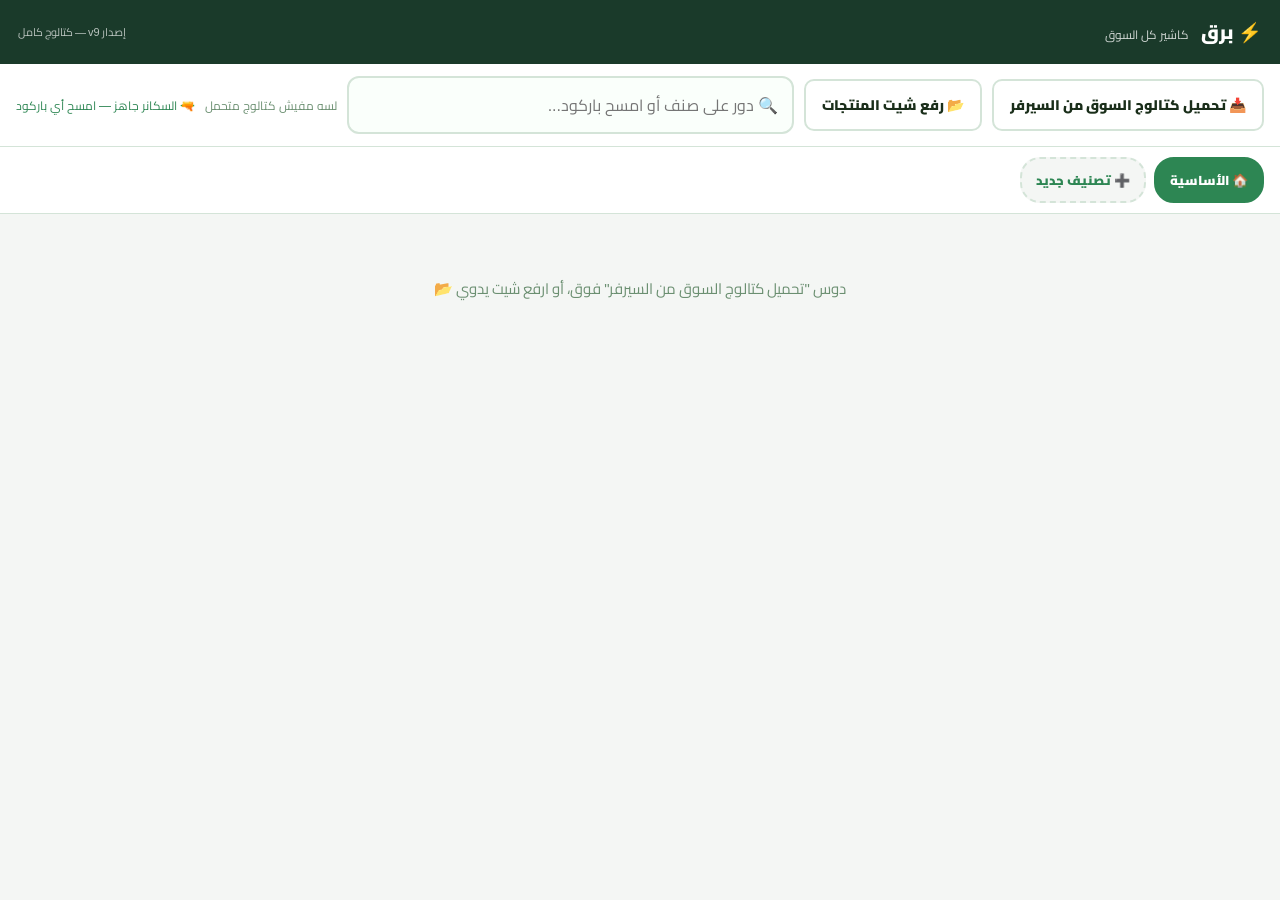
<file: touch-print-market.html>
<!DOCTYPE html>
<html lang="ar" dir="rtl">
<head>
<meta charset="UTF-8">
<meta name="viewport" content="width=device-width, initial-scale=1.0, maximum-scale=1.0, user-scalable=no">
<title>برق — كاشير كل السوق</title>
<style>@font-face{font-family:'Cairo';font-style:normal;font-weight:400;font-display:swap;src:url([data-uri]) format('woff2');}@font-face{font-family:'Cairo';font-style:normal;font-weight:700;font-display:swap;src:url([data-uri]) format('woff2');}@font-face{font-family:'Cairo';font-style:normal;font-weight:900;font-display:swap;src:url([data-uri]) format('woff2');}</style>
<style>
*{box-sizing:border-box;margin:0;padding:0;-webkit-tap-highlight-color:transparent;user-select:none}
:root{
  --primary:#1a3a2a;--accent:#2d8653;--bg:#f4f6f4;--card:#fff;
  --text:#1a2e1a;--muted:#6b8f71;--border:#d4e4d8;--red:#c0392b;
}
html,body{height:100%}
body{font-family:'Cairo',sans-serif;background:var(--bg);color:var(--text);font-size:14px;overflow-x:hidden}
button,input{font-family:'Cairo',sans-serif}

.header{background:var(--primary);color:#fff;padding:14px 18px;display:flex;align-items:center;justify-content:space-between;position:sticky;top:0;z-index:40}
.header .logo{font-size:19px;font-weight:900}
.header .logo span{font-size:12px;font-weight:400;opacity:.8;margin-right:8px}

.toolbar{padding:12px 16px;display:flex;gap:10px;flex-wrap:wrap;align-items:center;background:var(--card);border-bottom:1px solid var(--border);position:sticky;top:52px;z-index:39}
.toolbar input[type=text]{flex:1;min-width:180px;padding:12px 14px;border:2px solid var(--border);border-radius:12px;font-size:16px;background:#fafffb}
.toolbar input[type=text]:focus{outline:none;border-color:var(--accent)}
.toolbar .status{font-size:12px;color:var(--muted);white-space:nowrap}
.btn{padding:11px 16px;border:none;border-radius:10px;font-size:14px;font-weight:800;cursor:pointer}
.btn-ghost{background:#fff;border:2px solid var(--border);color:var(--text)}
.btn-ghost:hover{border-color:var(--accent)}
.btn-primary{background:var(--accent);color:#fff}

.empty-hint{text-align:center;color:var(--muted);padding:60px 20px;font-size:15px}

.grid{display:grid;grid-template-columns:repeat(auto-fill,minmax(140px,1fr));gap:14px;padding:16px}

.tile{
  position:relative;background:var(--card);border:1px solid var(--border);border-radius:16px;
  padding:12px 10px 14px;display:flex;flex-direction:column;align-items:center;text-align:center;
  cursor:pointer;transition:transform .08s ease, box-shadow .12s ease;
  box-shadow:0 1px 2px rgba(26,58,42,.06);
}
.tile:active{transform:scale(.96);box-shadow:0 0 0 3px rgba(45,134,83,.25)}
.tile .icon{
  width:64px;height:64px;border-radius:18px;display:flex;align-items:center;justify-content:center;
  font-size:30px;margin-bottom:8px;color:#fff;
}
.tile .tname{
  font-size:12.5px;font-weight:800;line-height:1.25;display:-webkit-box;-webkit-line-clamp:2;
  -webkit-box-orient:vertical;overflow:hidden;min-height:2.5em;color:var(--text);
}
.tile .tprice{font-size:12px;font-weight:900;color:var(--accent);margin-top:4px}
.tile .plus{
  position:absolute;bottom:-8px;left:-8px;width:34px;height:34px;border-radius:50%;
  background:var(--primary);color:#fff;display:flex;align-items:center;justify-content:center;
  font-size:20px;font-weight:900;box-shadow:0 2px 6px rgba(0,0,0,.25);border:3px solid var(--bg);
  cursor:pointer;
}
.tile .plus:active{transform:scale(.9)}
.tile .bag{
  position:absolute;bottom:-8px;right:-8px;width:34px;height:34px;border-radius:50%;
  background:#1a1a1a;color:#fff;display:flex;align-items:center;justify-content:center;
  font-size:16px;font-weight:900;box-shadow:0 2px 6px rgba(0,0,0,.25);border:3px solid var(--bg);
  cursor:pointer;
}
.tile .bag:active{transform:scale(.9)}

.modal-backdrop{position:fixed;inset:0;background:rgba(0,0,0,.55);z-index:100;display:flex;align-items:center;justify-content:center;padding:16px}
.modal{background:#fff;border-radius:20px;padding:20px;width:100%;max-width:340px;text-align:center}
.modal .mname{font-size:15px;font-weight:800;color:var(--primary);margin-bottom:14px;min-height:2.6em}
.modal .qdisplay{font-size:40px;font-weight:900;color:var(--text);background:var(--bg);border-radius:12px;padding:10px;margin-bottom:14px;font-variant-numeric:tabular-nums}
.keypad{display:grid;grid-template-columns:repeat(3,1fr);gap:8px;margin-bottom:14px}
.keypad button{
  padding:16px 0;font-size:20px;font-weight:800;border:2px solid var(--border);border-radius:12px;
  background:#fafffb;cursor:pointer;color:var(--text)
}
.keypad button:active{background:var(--card-2,#eef6f0)}
.modal-actions{display:flex;gap:10px}
.modal-actions button{flex:1;padding:14px;border:none;border-radius:12px;font-size:15px;font-weight:900;cursor:pointer}
.modal-cancel{background:#fff;border:2px solid var(--border)!important;color:var(--text)}
.modal-print{background:var(--accent);color:#fff}

.toast{position:fixed;bottom:20px;left:50%;transform:translateX(-50%);background:var(--primary);color:#fff;padding:10px 20px;border-radius:10px;font-size:13px;font-weight:700;z-index:999;opacity:0;transition:.25s;pointer-events:none}
.toast.show{opacity:1}
.cattabs{display:flex;gap:8px;padding:10px 16px;overflow-x:auto;background:var(--card);border-bottom:1px solid var(--border)}
.tab{flex:none;padding:9px 14px;border-radius:20px;border:2px solid var(--border);background:#fff;font-size:13px;font-weight:800;white-space:nowrap;cursor:pointer;color:var(--text)}
.tab.active{background:var(--accent);color:#fff;border-color:var(--accent)}
.tab-add{background:var(--bg);color:var(--accent);border-style:dashed}
.catlist{display:flex;flex-direction:column;gap:8px;margin-bottom:14px;max-height:50vh;overflow-y:auto}
.catopt{padding:13px;border-radius:12px;border:2px solid var(--border);background:#fff;font-size:14px;font-weight:800;cursor:pointer;text-align:center;color:var(--text)}
.catopt:active{background:var(--bg)}
</style>
</head>
<body>

<div class="header">
  <div class="logo">⚡ برق <span>كاشير كل السوق</span></div>
  <div style="font-size:11px;opacity:.7">إصدار v9 — كتالوج كامل</div>
</div>

<div class="toolbar">
  <button class="btn btn-ghost" onclick="loadFullMarketCatalog()">📥 تحميل كتالوج السوق من السيرفر</button>
  <label class="btn btn-ghost" style="display:inline-block">
    📂 رفع شيت المنتجات
    <input type="file" id="fileInput" accept=".csv" style="display:none" onchange="handleImport(event)">
  </label>
  <input type="text" id="searchBox" placeholder="🔍 دور على صنف أو امسح باركود..." inputmode="search" oninput="renderGrid()">
  <span class="status" id="statusText">لسه مفيش كتالوج متحمل</span>
  <span class="status" id="scannerStatus" style="color:#2d8653">🔫 السكانر جاهز — امسح أي باركود</span>
</div>

<div class="cattabs" id="catTabs"></div>

<div id="gridWrap">
  <div class="empty-hint">دوس "تحميل كتالوج السوق من السيرفر" فوق، أو ارفع شيت يدوي 📂</div>
</div>

<div class="toast" id="toast"></div>

<script type="text/plain" id="lib-jsbarcode">/*! JsBarcode v3.12.3 | (c) Johan Lindell | MIT license */
!function(t){var e={};function n(r){if(e[r])return e[r].exports;var o=e[r]={i:r,l:!1,exports:{}};return t[r].call(o.exports,o,o.exports,n),o.l=!0,o.exports}n.m=t,n.c=e,n.d=function(t,e,r){n.o(t,e)||Object.defineProperty(t,e,{enumerable:!0,get:r})},n.r=function(t){"undefined"!=typeof Symbol&&Symbol.toStringTag&&Object.defineProperty(t,Symbol.toStringTag,{value:"Module"}),Object.defineProperty(t,"__esModule",{value:!0})},n.t=function(t,e){if(1&e&&(t=n(t)),8&e)return t;if(4&e&&"object"==typeof t&&t&&t.__esModule)return t;var r=Object.create(null);if(n.r(r),Object.defineProperty(r,"default",{enumerable:!0,value:t}),2&e&&"string"!=typeof t)for(var o in t)n.d(r,o,function(e){return t[e]}.bind(null,o));return r},n.n=function(t){var e=t&&t.__esModule?function(){return t.default}:function(){return t};return n.d(e,"a",e),e},n.o=function(t,e){return Object.prototype.hasOwnProperty.call(t,e)},n.p="",n(n.s=16)}([function(t,e,n){"use strict";Object.defineProperty(e,"__esModule",{value:!0});e.default=function t(e,n){!function(t,e){if(!(t instanceof e))throw new TypeError("Cannot call a class as a function")}(this,t),this.data=e,this.text=n.text||e,this.options=n}},function(t,e,n){"use strict";var r;function o(t,e,n){return e in t?Object.defineProperty(t,e,{value:n,enumerable:!0,configurable:!0,writable:!0}):t[e]=n,t}Object.defineProperty(e,"__esModule",{value:!0});var i=e.SET_A=0,a=e.SET_B=1,u=e.SET_C=2,f=(e.SHIFT=98,e.START_A=103),c=e.START_B=104,s=e.START_C=105;e.MODULO=103,e.STOP=106,e.FNC1=207,e.SET_BY_CODE=(o(r={},f,i),o(r,c,a),o(r,s,u),r),e.SWAP={101:i,100:a,99:u},e.A_START_CHAR=String.fromCharCode(208),e.B_START_CHAR=String.fromCharCode(209),e.C_START_CHAR=String.fromCharCode(210),e.A_CHARS="[\0-_È-Ï]",e.B_CHARS="[ -È-Ï]",e.C_CHARS="(Ï*[0-9]{2}Ï*)",e.BARS=[11011001100,11001101100,11001100110,10010011e3,10010001100,10001001100,10011001e3,10011000100,10001100100,11001001e3,11001000100,11000100100,10110011100,10011011100,10011001110,10111001100,10011101100,10011100110,11001110010,11001011100,11001001110,11011100100,11001110100,11101101110,11101001100,11100101100,11100100110,11101100100,11100110100,11100110010,11011011e3,11011000110,11000110110,10100011e3,10001011e3,10001000110,10110001e3,10001101e3,10001100010,11010001e3,11000101e3,11000100010,10110111e3,10110001110,10001101110,10111011e3,10111000110,10001110110,11101110110,11010001110,11000101110,11011101e3,11011100010,11011101110,11101011e3,11101000110,11100010110,11101101e3,11101100010,11100011010,11101111010,11001000010,11110001010,1010011e4,10100001100,1001011e4,10010000110,10000101100,10000100110,1011001e4,10110000100,1001101e4,10011000010,10000110100,10000110010,11000010010,1100101e4,11110111010,11000010100,10001111010,10100111100,10010111100,10010011110,10111100100,10011110100,10011110010,11110100100,11110010100,11110010010,11011011110,11011110110,11110110110,10101111e3,10100011110,10001011110,10111101e3,10111100010,11110101e3,11110100010,10111011110,10111101110,11101011110,11110101110,11010000100,1101001e4,11010011100,1100011101011]},function(t,e,n){"use strict";Object.defineProperty(e,"__esModule",{value:!0});e.SIDE_BIN="101",e.MIDDLE_BIN="01010",e.BINARIES={L:["0001101","0011001","0010011","0111101","0100011","0110001","0101111","0111011","0110111","0001011"],G:["0100111","0110011","0011011","0100001","0011101","0111001","0000101","0010001","0001001","0010111"],R:["1110010","1100110","1101100","1000010","1011100","1001110","1010000","1000100","1001000","1110100"],O:["0001101","0011001","0010011","0111101","0100011","0110001","0101111","0111011","0110111","0001011"],E:["0100111","0110011","0011011","0100001","0011101","0111001","0000101","0010001","0001001","0010111"]},e.EAN2_STRUCTURE=["LL","LG","GL","GG"],e.EAN5_STRUCTURE=["GGLLL","GLGLL","GLLGL","GLLLG","LGGLL","LLGGL","LLLGG","LGLGL","LGLLG","LLGLG"],e.EAN13_STRUCTURE=["LLLLLL","LLGLGG","LLGGLG","LLGGGL","LGLLGG","LGGLLG","LGGGLL","LGLGLG","LGLGGL","LGGLGL"]},function(t,e,n){"use strict";Object.defineProperty(e,"__esModule",{value:!0});var r=n(2);e.default=function(t,e,n){var o=t.split("").map((function(t,n){return r.BINARIES[e[n]]})).map((function(e,n){return e?e[t[n]]:""}));if(n){var i=t.length-1;o=o.map((function(t,e){return e<i?t+n:t}))}return o.join("")}},function(t,e,n){"use strict";Object.defineProperty(e,"__esModule",{value:!0});var r,o=function(){function t(t,e){for(var n=0;n<e.length;n++){var r=e[n];r.enumerable=r.enumerable||!1,r.configurable=!0,"value"in r&&(r.writable=!0),Object.defineProperty(t,r.key,r)}}return function(e,n,r){return n&&t(e.prototype,n),r&&t(e,r),e}}(),i=n(0);var a=function(t){function e(t,n){return function(t,e){if(!(t instanceof e))throw new TypeError("Cannot call a class as a function")}(this,e),function(t,e){if(!t)throw new ReferenceError("this hasn't been initialised - super() hasn't been called");return!e||"object"!=typeof e&&"function"!=typeof e?t:e}(this,(e.__proto__||Object.getPrototypeOf(e)).call(this,t,n))}return function(t,e){if("function"!=typeof e&&null!==e)throw new TypeError("Super expression must either be null or a function, not "+typeof e);t.prototype=Object.create(e&&e.prototype,{constructor:{value:t,enumerable:!1,writable:!0,configurable:!0}}),e&&(Object.setPrototypeOf?Object.setPrototypeOf(t,e):t.__proto__=e)}(e,t),o(e,[{key:"encode",value:function(){for(var t="110",e=0;e<this.data.length;e++){var n=parseInt(this.data[e]).toString(2);n=u(n,4-n.length);for(var r=0;r<n.length;r++)t+="0"==n[r]?"100":"110"}return{data:t+="1001",text:this.text}}},{key:"valid",value:function(){return-1!==this.data.search(/^[0-9]+$/)}}]),e}(((r=i)&&r.__esModule?r:{default:r}).default);function u(t,e){for(var n=0;n<e;n++)t="0"+t;return t}e.default=a},function(t,e,n){"use strict";Object.defineProperty(e,"__esModule",{value:!0});var r,o=function(){function t(t,e){for(var n=0;n<e.length;n++){var r=e[n];r.enumerable=r.enumerable||!1,r.configurable=!0,"value"in r&&(r.writable=!0),Object.defineProperty(t,r.key,r)}}return function(e,n,r){return n&&t(e.prototype,n),r&&t(e,r),e}}(),i=n(0),a=(r=i)&&r.__esModule?r:{default:r},u=n(1);var f=function(t){function e(t,n){!function(t,e){if(!(t instanceof e))throw new TypeError("Cannot call a class as a function")}(this,e);var r=function(t,e){if(!t)throw new ReferenceError("this hasn't been initialised - super() hasn't been called");return!e||"object"!=typeof e&&"function"!=typeof e?t:e}(this,(e.__proto__||Object.getPrototypeOf(e)).call(this,t.substring(1),n));return r.bytes=t.split("").map((function(t){return t.charCodeAt(0)})),r}return function(t,e){if("function"!=typeof e&&null!==e)throw new TypeError("Super expression must either be null or a function, not "+typeof e);t.prototype=Object.create(e&&e.prototype,{constructor:{value:t,enumerable:!1,writable:!0,configurable:!0}}),e&&(Object.setPrototypeOf?Object.setPrototypeOf(t,e):t.__proto__=e)}(e,t),o(e,[{key:"valid",value:function(){return/^[\x00-\x7F\xC8-\xD3]+$/.test(this.data)}},{key:"encode",value:function(){var t=this.bytes,n=t.shift()-105,r=u.SET_BY_CODE[n];if(void 0===r)throw new RangeError("The encoding does not start with a start character.");!0===this.shouldEncodeAsEan128()&&t.unshift(u.FNC1);var o=e.next(t,1,r);return{text:this.text===this.data?this.text.replace(/[^\x20-\x7E]/g,""):this.text,data:e.getBar(n)+o.result+e.getBar((o.checksum+n)%u.MODULO)+e.getBar(u.STOP)}}},{key:"shouldEncodeAsEan128",value:function(){var t=this.options.ean128||!1;return"string"==typeof t&&(t="true"===t.toLowerCase()),t}}],[{key:"getBar",value:function(t){return u.BARS[t]?u.BARS[t].toString():""}},{key:"correctIndex",value:function(t,e){if(e===u.SET_A){var n=t.shift();return n<32?n+64:n-32}return e===u.SET_B?t.shift()-32:10*(t.shift()-48)+t.shift()-48}},{key:"next",value:function(t,n,r){if(!t.length)return{result:"",checksum:0};var o=void 0,i=void 0;if(t[0]>=200){i=t.shift()-105;var a=u.SWAP[i];void 0!==a?o=e.next(t,n+1,a):(r!==u.SET_A&&r!==u.SET_B||i!==u.SHIFT||(t[0]=r===u.SET_A?t[0]>95?t[0]-96:t[0]:t[0]<32?t[0]+96:t[0]),o=e.next(t,n+1,r))}else i=e.correctIndex(t,r),o=e.next(t,n+1,r);var f=i*n;return{result:e.getBar(i)+o.result,checksum:f+o.checksum}}}]),e}(a.default);e.default=f},function(t,e,n){"use strict";Object.defineProperty(e,"__esModule",{value:!0}),e.mod10=function(t){for(var e=0,n=0;n<t.length;n++){var r=parseInt(t[n]);(n+t.length)%2==0?e+=r:e+=2*r%10+Math.floor(2*r/10)}return(10-e%10)%10},e.mod11=function(t){for(var e=0,n=[2,3,4,5,6,7],r=0;r<t.length;r++){var o=parseInt(t[t.length-1-r]);e+=n[r%n.length]*o}return(11-e%11)%11}},function(t,e,n){"use strict";Object.defineProperty(e,"__esModule",{value:!0});var r=Object.assign||function(t){for(var e=1;e<arguments.length;e++){var n=arguments[e];for(var r in n)Object.prototype.hasOwnProperty.call(n,r)&&(t[r]=n[r])}return t};e.default=function(t,e){return r({},t,e)}},function(t,e,n){"use strict";Object.defineProperty(e,"__esModule",{value:!0});var r=function(){function t(t,e){for(var n=0;n<e.length;n++){var r=e[n];r.enumerable=r.enumerable||!1,r.configurable=!0,"value"in r&&(r.writable=!0),Object.defineProperty(t,r.key,r)}}return function(e,n,r){return n&&t(e.prototype,n),r&&t(e,r),e}}(),o=n(2),i=a(n(3));function a(t){return t&&t.__esModule?t:{default:t}}var u=function(t){function e(t,n){!function(t,e){if(!(t instanceof e))throw new TypeError("Cannot call a class as a function")}(this,e);var r=function(t,e){if(!t)throw new ReferenceError("this hasn't been initialised - super() hasn't been called");return!e||"object"!=typeof e&&"function"!=typeof e?t:e}(this,(e.__proto__||Object.getPrototypeOf(e)).call(this,t,n));return r.fontSize=!n.flat&&n.fontSize>10*n.width?10*n.width:n.fontSize,r.guardHeight=n.height+r.fontSize/2+n.textMargin,r}return function(t,e){if("function"!=typeof e&&null!==e)throw new TypeError("Super expression must either be null or a function, not "+typeof e);t.prototype=Object.create(e&&e.prototype,{constructor:{value:t,enumerable:!1,writable:!0,configurable:!0}}),e&&(Object.setPrototypeOf?Object.setPrototypeOf(t,e):t.__proto__=e)}(e,t),r(e,[{key:"encode",value:function(){return this.options.flat?this.encodeFlat():this.encodeGuarded()}},{key:"leftText",value:function(t,e){return this.text.substr(t,e)}},{key:"leftEncode",value:function(t,e){return(0,i.default)(t,e)}},{key:"rightText",value:function(t,e){return this.text.substr(t,e)}},{key:"rightEncode",value:function(t,e){return(0,i.default)(t,e)}},{key:"encodeGuarded",value:function(){var t={fontSize:this.fontSize},e={height:this.guardHeight};return[{data:o.SIDE_BIN,options:e},{data:this.leftEncode(),text:this.leftText(),options:t},{data:o.MIDDLE_BIN,options:e},{data:this.rightEncode(),text:this.rightText(),options:t},{data:o.SIDE_BIN,options:e}]}},{key:"encodeFlat",value:function(){return{data:[o.SIDE_BIN,this.leftEncode(),o.MIDDLE_BIN,this.rightEncode(),o.SIDE_BIN].join(""),text:this.text}}}]),e}(a(n(0)).default);e.default=u},function(t,e,n){"use strict";Object.defineProperty(e,"__esModule",{value:!0});var r=function(){function t(t,e){for(var n=0;n<e.length;n++){var r=e[n];r.enumerable=r.enumerable||!1,r.configurable=!0,"value"in r&&(r.writable=!0),Object.defineProperty(t,r.key,r)}}return function(e,n,r){return n&&t(e.prototype,n),r&&t(e,r),e}}();e.checksum=u;var o=i(n(3));function i(t){return t&&t.__esModule?t:{default:t}}var a=function(t){function e(t,n){!function(t,e){if(!(t instanceof e))throw new TypeError("Cannot call a class as a function")}(this,e),-1!==t.search(/^[0-9]{11}$/)&&(t+=u(t));var r=function(t,e){if(!t)throw new ReferenceError("this hasn't been initialised - super() hasn't been called");return!e||"object"!=typeof e&&"function"!=typeof e?t:e}(this,(e.__proto__||Object.getPrototypeOf(e)).call(this,t,n));return r.displayValue=n.displayValue,n.fontSize>10*n.width?r.fontSize=10*n.width:r.fontSize=n.fontSize,r.guardHeight=n.height+r.fontSize/2+n.textMargin,r}return function(t,e){if("function"!=typeof e&&null!==e)throw new TypeError("Super expression must either be null or a function, not "+typeof e);t.prototype=Object.create(e&&e.prototype,{constructor:{value:t,enumerable:!1,writable:!0,configurable:!0}}),e&&(Object.setPrototypeOf?Object.setPrototypeOf(t,e):t.__proto__=e)}(e,t),r(e,[{key:"valid",value:function(){return-1!==this.data.search(/^[0-9]{12}$/)&&this.data[11]==u(this.data)}},{key:"encode",value:function(){return this.options.flat?this.flatEncoding():this.guardedEncoding()}},{key:"flatEncoding",value:function(){var t="";return t+="101",t+=(0,o.default)(this.data.substr(0,6),"LLLLLL"),t+="01010",t+=(0,o.default)(this.data.substr(6,6),"RRRRRR"),{data:t+="101",text:this.text}}},{key:"guardedEncoding",value:function(){var t=[];return this.displayValue&&t.push({data:"00000000",text:this.text.substr(0,1),options:{textAlign:"left",fontSize:this.fontSize}}),t.push({data:"101"+(0,o.default)(this.data[0],"L"),options:{height:this.guardHeight}}),t.push({data:(0,o.default)(this.data.substr(1,5),"LLLLL"),text:this.text.substr(1,5),options:{fontSize:this.fontSize}}),t.push({data:"01010",options:{height:this.guardHeight}}),t.push({data:(0,o.default)(this.data.substr(6,5),"RRRRR"),text:this.text.substr(6,5),options:{fontSize:this.fontSize}}),t.push({data:(0,o.default)(this.data[11],"R")+"101",options:{height:this.guardHeight}}),this.displayValue&&t.push({data:"00000000",text:this.text.substr(11,1),options:{textAlign:"right",fontSize:this.fontSize}}),t}}]),e}(i(n(0)).default);function u(t){var e,n=0;for(e=1;e<11;e+=2)n+=parseInt(t[e]);for(e=0;e<11;e+=2)n+=3*parseInt(t[e]);return(10-n%10)%10}e.default=a},function(t,e,n){"use strict";Object.defineProperty(e,"__esModule",{value:!0});var r,o=function(){function t(t,e){for(var n=0;n<e.length;n++){var r=e[n];r.enumerable=r.enumerable||!1,r.configurable=!0,"value"in r&&(r.writable=!0),Object.defineProperty(t,r.key,r)}}return function(e,n,r){return n&&t(e.prototype,n),r&&t(e,r),e}}(),i=n(32),a=n(0);function u(t,e){if(!(t instanceof e))throw new TypeError("Cannot call a class as a function")}function f(t,e){if(!t)throw new ReferenceError("this hasn't been initialised - super() hasn't been called");return!e||"object"!=typeof e&&"function"!=typeof e?t:e}var c=function(t){function e(){return u(this,e),f(this,(e.__proto__||Object.getPrototypeOf(e)).apply(this,arguments))}return function(t,e){if("function"!=typeof e&&null!==e)throw new TypeError("Super expression must either be null or a function, not "+typeof e);t.prototype=Object.create(e&&e.prototype,{constructor:{value:t,enumerable:!1,writable:!0,configurable:!0}}),e&&(Object.setPrototypeOf?Object.setPrototypeOf(t,e):t.__proto__=e)}(e,t),o(e,[{key:"valid",value:function(){return-1!==this.data.search(/^([0-9]{2})+$/)}},{key:"encode",value:function(){var t=this,e=this.data.match(/.{2}/g).map((function(e){return t.encodePair(e)})).join("");return{data:i.START_BIN+e+i.END_BIN,text:this.text}}},{key:"encodePair",value:function(t){var e=i.BINARIES[t[1]];return i.BINARIES[t[0]].split("").map((function(t,n){return("1"===t?"111":"1")+("1"===e[n]?"000":"0")})).join("")}}]),e}(((r=a)&&r.__esModule?r:{default:r}).default);e.default=c},function(t,e,n){"use strict";Object.defineProperty(e,"__esModule",{value:!0});var r,o=function(){function t(t,e){for(var n=0;n<e.length;n++){var r=e[n];r.enumerable=r.enumerable||!1,r.configurable=!0,"value"in r&&(r.writable=!0),Object.defineProperty(t,r.key,r)}}return function(e,n,r){return n&&t(e.prototype,n),r&&t(e,r),e}}(),i=n(42),a=n(0);var u=function(t){function e(t,n){return function(t,e){if(!(t instanceof e))throw new TypeError("Cannot call a class as a function")}(this,e),function(t,e){if(!t)throw new ReferenceError("this hasn't been initialised - super() hasn't been called");return!e||"object"!=typeof e&&"function"!=typeof e?t:e}(this,(e.__proto__||Object.getPrototypeOf(e)).call(this,t,n))}return function(t,e){if("function"!=typeof e&&null!==e)throw new TypeError("Super expression must either be null or a function, not "+typeof e);t.prototype=Object.create(e&&e.prototype,{constructor:{value:t,enumerable:!1,writable:!0,configurable:!0}}),e&&(Object.setPrototypeOf?Object.setPrototypeOf(t,e):t.__proto__=e)}(e,t),o(e,[{key:"valid",value:function(){return/^[0-9A-Z\-. $/+%]+$/.test(this.data)}},{key:"encode",value:function(){var t=this.data.split("").flatMap((function(t){return i.MULTI_SYMBOLS[t]||t})),n=t.map((function(t){return e.getEncoding(t)})).join(""),r=e.checksum(t,20),o=e.checksum(t.concat(r),15);return{text:this.text,data:e.getEncoding("ÿ")+n+e.getEncoding(r)+e.getEncoding(o)+e.getEncoding("ÿ")+"1"}}}],[{key:"getEncoding",value:function(t){return i.BINARIES[e.symbolValue(t)]}},{key:"getSymbol",value:function(t){return i.SYMBOLS[t]}},{key:"symbolValue",value:function(t){return i.SYMBOLS.indexOf(t)}},{key:"checksum",value:function(t,n){var r=t.slice().reverse().reduce((function(t,r,o){var i=o%n+1;return t+e.symbolValue(r)*i}),0);return e.getSymbol(r%47)}}]),e}(((r=a)&&r.__esModule?r:{default:r}).default);e.default=u},function(t,e,n){"use strict";Object.defineProperty(e,"__esModule",{value:!0}),e.default=function(t){var e=["width","height","textMargin","fontSize","margin","marginTop","marginBottom","marginLeft","marginRight"];for(var n in e)e.hasOwnProperty(n)&&(n=e[n],"string"==typeof t[n]&&(t[n]=parseInt(t[n],10)));"string"==typeof t.displayValue&&(t.displayValue="false"!=t.displayValue);return t}},function(t,e,n){"use strict";Object.defineProperty(e,"__esModule",{value:!0});var r={width:2,height:100,format:"auto",displayValue:!0,fontOptions:"",font:"monospace",text:void 0,textAlign:"center",textPosition:"bottom",textMargin:2,fontSize:20,background:"#ffffff",lineColor:"#000000",margin:10,marginTop:void 0,marginBottom:void 0,marginLeft:void 0,marginRight:void 0,valid:function(){}};e.default=r},function(t,e,n){"use strict";Object.defineProperty(e,"__esModule",{value:!0}),e.getTotalWidthOfEncodings=e.calculateEncodingAttributes=e.getBarcodePadding=e.getEncodingHeight=e.getMaximumHeightOfEncodings=void 0;var r,o=n(7),i=(r=o)&&r.__esModule?r:{default:r};function a(t,e){return e.height+(e.displayValue&&t.text.length>0?e.fontSize+e.textMargin:0)+e.marginTop+e.marginBottom}function u(t,e,n){if(n.displayValue&&e<t){if("center"==n.textAlign)return Math.floor((t-e)/2);if("left"==n.textAlign)return 0;if("right"==n.textAlign)return Math.floor(t-e)}return 0}function f(t,e,n){var r;if(n)r=n;else{if("undefined"==typeof document)return 0;r=document.createElement("canvas").getContext("2d")}r.font=e.fontOptions+" "+e.fontSize+"px "+e.font;var o=r.measureText(t);return o?o.width:0}e.getMaximumHeightOfEncodings=function(t){for(var e=0,n=0;n<t.length;n++)t[n].height>e&&(e=t[n].height);return e},e.getEncodingHeight=a,e.getBarcodePadding=u,e.calculateEncodingAttributes=function(t,e,n){for(var r=0;r<t.length;r++){var o,c=t[r],s=(0,i.default)(e,c.options);o=s.displayValue?f(c.text,s,n):0;var l=c.data.length*s.width;c.width=Math.ceil(Math.max(o,l)),c.height=a(c,s),c.barcodePadding=u(o,l,s)}},e.getTotalWidthOfEncodings=function(t){for(var e=0,n=0;n<t.length;n++)e+=t[n].width;return e}},function(t,e,n){"use strict";function r(t,e){if(!(t instanceof e))throw new TypeError("Cannot call a class as a function")}function o(t,e){if(!t)throw new ReferenceError("this hasn't been initialised - super() hasn't been called");return!e||"object"!=typeof e&&"function"!=typeof e?t:e}function i(t,e){if("function"!=typeof e&&null!==e)throw new TypeError("Super expression must either be null or a function, not "+typeof e);t.prototype=Object.create(e&&e.prototype,{constructor:{value:t,enumerable:!1,writable:!0,configurable:!0}}),e&&(Object.setPrototypeOf?Object.setPrototypeOf(t,e):t.__proto__=e)}Object.defineProperty(e,"__esModule",{value:!0});var a=function(t){function e(t,n){r(this,e);var i=o(this,(e.__proto__||Object.getPrototypeOf(e)).call(this));return i.name="InvalidInputException",i.symbology=t,i.input=n,i.message='"'+i.input+'" is not a valid input for '+i.symbology,i}return i(e,Error),e}(),u=function(t){function e(){r(this,e);var t=o(this,(e.__proto__||Object.getPrototypeOf(e)).call(this));return t.name="InvalidElementException",t.message="Not supported type to render on",t}return i(e,Error),e}(),f=function(t){function e(){r(this,e);var t=o(this,(e.__proto__||Object.getPrototypeOf(e)).call(this));return t.name="NoElementException",t.message="No element to render on.",t}return i(e,Error),e}();e.InvalidInputException=a,e.InvalidElementException=u,e.NoElementException=f},function(t,e,n){"use strict";var r=p(n(17)),o=p(n(7)),i=p(n(45)),a=p(n(46)),u=p(n(47)),f=p(n(12)),c=p(n(53)),s=n(15),l=p(n(13));function p(t){return t&&t.__esModule?t:{default:t}}var d=function(){},h=function(t,e,n){var r=new d;if(void 0===t)throw Error("No element to render on was provided.");return r._renderProperties=(0,u.default)(t),r._encodings=[],r._options=l.default,r._errorHandler=new c.default(r),void 0!==e&&((n=n||{}).format||(n.format=_()),r.options(n)[n.format](e,n).render()),r};for(var y in h.getModule=function(t){return r.default[t]},r.default)r.default.hasOwnProperty(y)&&b(r.default,y);function b(t,e){d.prototype[e]=d.prototype[e.toUpperCase()]=d.prototype[e.toLowerCase()]=function(n,r){var i=this;return i._errorHandler.wrapBarcodeCall((function(){r.text=void 0===r.text?void 0:""+r.text;var a=(0,o.default)(i._options,r);a=(0,f.default)(a);var u=t[e],c=v(n,u,a);return i._encodings.push(c),i}))}}function v(t,e,n){var r=new e(t=""+t,n);if(!r.valid())throw new s.InvalidInputException(r.constructor.name,t);var a=r.encode();a=(0,i.default)(a);for(var u=0;u<a.length;u++)a[u].options=(0,o.default)(n,a[u].options);return a}function _(){return r.default.CODE128?"CODE128":Object.keys(r.default)[0]}function g(t,e,n){e=(0,i.default)(e);for(var r=0;r<e.length;r++)e[r].options=(0,o.default)(n,e[r].options),(0,a.default)(e[r].options);(0,a.default)(n),new(0,t.renderer)(t.element,e,n).render(),t.afterRender&&t.afterRender()}d.prototype.options=function(t){return this._options=(0,o.default)(this._options,t),this},d.prototype.blank=function(t){var e=new Array(t+1).join("0");return this._encodings.push({data:e}),this},d.prototype.init=function(){var t;if(this._renderProperties)for(var e in Array.isArray(this._renderProperties)||(this._renderProperties=[this._renderProperties]),this._renderProperties){t=this._renderProperties[e];var n=(0,o.default)(this._options,t.options);"auto"==n.format&&(n.format=_()),this._errorHandler.wrapBarcodeCall((function(){var e=v(n.value,r.default[n.format.toUpperCase()],n);g(t,e,n)}))}},d.prototype.render=function(){if(!this._renderProperties)throw new s.NoElementException;if(Array.isArray(this._renderProperties))for(var t=0;t<this._renderProperties.length;t++)g(this._renderProperties[t],this._encodings,this._options);else g(this._renderProperties,this._encodings,this._options);return this},d.prototype._defaults=l.default,"undefined"!=typeof window&&(window.JsBarcode=h),"undefined"!=typeof jQuery&&(jQuery.fn.JsBarcode=function(t,e){var n=[];return jQuery(this).each((function(){n.push(this)})),h(n,t,e)}),t.exports=h},function(t,e,n){"use strict";Object.defineProperty(e,"__esModule",{value:!0});var r=n(18),o=n(19),i=n(25),a=n(31),u=n(34),f=n(39),c=n(40),s=n(41),l=n(44);e.default={CODE39:r.CODE39,CODE128:o.CODE128,CODE128A:o.CODE128A,CODE128B:o.CODE128B,CODE128C:o.CODE128C,EAN13:i.EAN13,EAN8:i.EAN8,EAN5:i.EAN5,EAN2:i.EAN2,UPC:i.UPC,UPCE:i.UPCE,ITF14:a.ITF14,ITF:a.ITF,MSI:u.MSI,MSI10:u.MSI10,MSI11:u.MSI11,MSI1010:u.MSI1010,MSI1110:u.MSI1110,pharmacode:f.pharmacode,codabar:c.codabar,CODE93:s.CODE93,CODE93FullASCII:s.CODE93FullASCII,GenericBarcode:l.GenericBarcode}},function(t,e,n){"use strict";Object.defineProperty(e,"__esModule",{value:!0}),e.CODE39=void 0;var r,o=function(){function t(t,e){for(var n=0;n<e.length;n++){var r=e[n];r.enumerable=r.enumerable||!1,r.configurable=!0,"value"in r&&(r.writable=!0),Object.defineProperty(t,r.key,r)}}return function(e,n,r){return n&&t(e.prototype,n),r&&t(e,r),e}}(),i=n(0);var a=function(t){function e(t,n){return function(t,e){if(!(t instanceof e))throw new TypeError("Cannot call a class as a function")}(this,e),t=t.toUpperCase(),n.mod43&&(t+=function(t){return u[t]}(function(t){for(var e=0,n=0;n<t.length;n++)e+=s(t[n]);return e%=43}(t))),function(t,e){if(!t)throw new ReferenceError("this hasn't been initialised - super() hasn't been called");return!e||"object"!=typeof e&&"function"!=typeof e?t:e}(this,(e.__proto__||Object.getPrototypeOf(e)).call(this,t,n))}return function(t,e){if("function"!=typeof e&&null!==e)throw new TypeError("Super expression must either be null or a function, not "+typeof e);t.prototype=Object.create(e&&e.prototype,{constructor:{value:t,enumerable:!1,writable:!0,configurable:!0}}),e&&(Object.setPrototypeOf?Object.setPrototypeOf(t,e):t.__proto__=e)}(e,t),o(e,[{key:"encode",value:function(){for(var t=c("*"),e=0;e<this.data.length;e++)t+=c(this.data[e])+"0";return{data:t+=c("*"),text:this.text}}},{key:"valid",value:function(){return-1!==this.data.search(/^[0-9A-Z\-\.\ \$\/\+\%]+$/)}}]),e}(((r=i)&&r.__esModule?r:{default:r}).default),u=["0","1","2","3","4","5","6","7","8","9","A","B","C","D","E","F","G","H","I","J","K","L","M","N","O","P","Q","R","S","T","U","V","W","X","Y","Z","-","."," ","$","/","+","%","*"],f=[20957,29783,23639,30485,20951,29813,23669,20855,29789,23645,29975,23831,30533,22295,30149,24005,21623,29981,23837,22301,30023,23879,30545,22343,30161,24017,21959,30065,23921,22385,29015,18263,29141,17879,29045,18293,17783,29021,18269,17477,17489,17681,20753,35770];function c(t){return function(t){return f[t].toString(2)}(s(t))}function s(t){return u.indexOf(t)}e.CODE39=a},function(t,e,n){"use strict";Object.defineProperty(e,"__esModule",{value:!0}),e.CODE128C=e.CODE128B=e.CODE128A=e.CODE128=void 0;var r=u(n(20)),o=u(n(22)),i=u(n(23)),a=u(n(24));function u(t){return t&&t.__esModule?t:{default:t}}e.CODE128=r.default,e.CODE128A=o.default,e.CODE128B=i.default,e.CODE128C=a.default},function(t,e,n){"use strict";Object.defineProperty(e,"__esModule",{value:!0});var r=i(n(5)),o=i(n(21));function i(t){return t&&t.__esModule?t:{default:t}}function a(t,e){if(!t)throw new ReferenceError("this hasn't been initialised - super() hasn't been called");return!e||"object"!=typeof e&&"function"!=typeof e?t:e}var u=function(t){function e(t,n){if(function(t,e){if(!(t instanceof e))throw new TypeError("Cannot call a class as a function")}(this,e),/^[\x00-\x7F\xC8-\xD3]+$/.test(t))var r=a(this,(e.__proto__||Object.getPrototypeOf(e)).call(this,(0,o.default)(t),n));else r=a(this,(e.__proto__||Object.getPrototypeOf(e)).call(this,t,n));return a(r)}return function(t,e){if("function"!=typeof e&&null!==e)throw new TypeError("Super expression must either be null or a function, not "+typeof e);t.prototype=Object.create(e&&e.prototype,{constructor:{value:t,enumerable:!1,writable:!0,configurable:!0}}),e&&(Object.setPrototypeOf?Object.setPrototypeOf(t,e):t.__proto__=e)}(e,t),e}(r.default);e.default=u},function(t,e,n){"use strict";Object.defineProperty(e,"__esModule",{value:!0});var r=n(1),o=function(t){return t.match(new RegExp("^"+r.A_CHARS+"*"))[0].length},i=function(t){return t.match(new RegExp("^"+r.B_CHARS+"*"))[0].length},a=function(t){return t.match(new RegExp("^"+r.C_CHARS+"*"))[0]};function u(t,e){var n=e?r.A_CHARS:r.B_CHARS,o=t.match(new RegExp("^("+n+"+?)(([0-9]{2}){2,})([^0-9]|$)"));if(o)return o[1]+String.fromCharCode(204)+f(t.substring(o[1].length));var i=t.match(new RegExp("^"+n+"+"))[0];return i.length===t.length?t:i+String.fromCharCode(e?205:206)+u(t.substring(i.length),!e)}function f(t){var e=a(t),n=e.length;if(n===t.length)return t;t=t.substring(n);var r=o(t)>=i(t);return e+String.fromCharCode(r?206:205)+u(t,r)}e.default=function(t){var e=void 0;if(a(t).length>=2)e=r.C_START_CHAR+f(t);else{var n=o(t)>i(t);e=(n?r.A_START_CHAR:r.B_START_CHAR)+u(t,n)}return e.replace(/[\xCD\xCE]([^])[\xCD\xCE]/,(function(t,e){return String.fromCharCode(203)+e}))}},function(t,e,n){"use strict";Object.defineProperty(e,"__esModule",{value:!0});var r,o=function(){function t(t,e){for(var n=0;n<e.length;n++){var r=e[n];r.enumerable=r.enumerable||!1,r.configurable=!0,"value"in r&&(r.writable=!0),Object.defineProperty(t,r.key,r)}}return function(e,n,r){return n&&t(e.prototype,n),r&&t(e,r),e}}(),i=n(5),a=(r=i)&&r.__esModule?r:{default:r},u=n(1);var f=function(t){function e(t,n){return function(t,e){if(!(t instanceof e))throw new TypeError("Cannot call a class as a function")}(this,e),function(t,e){if(!t)throw new ReferenceError("this hasn't been initialised - super() hasn't been called");return!e||"object"!=typeof e&&"function"!=typeof e?t:e}(this,(e.__proto__||Object.getPrototypeOf(e)).call(this,u.A_START_CHAR+t,n))}return function(t,e){if("function"!=typeof e&&null!==e)throw new TypeError("Super expression must either be null or a function, not "+typeof e);t.prototype=Object.create(e&&e.prototype,{constructor:{value:t,enumerable:!1,writable:!0,configurable:!0}}),e&&(Object.setPrototypeOf?Object.setPrototypeOf(t,e):t.__proto__=e)}(e,t),o(e,[{key:"valid",value:function(){return new RegExp("^"+u.A_CHARS+"+$").test(this.data)}}]),e}(a.default);e.default=f},function(t,e,n){"use strict";Object.defineProperty(e,"__esModule",{value:!0});var r,o=function(){function t(t,e){for(var n=0;n<e.length;n++){var r=e[n];r.enumerable=r.enumerable||!1,r.configurable=!0,"value"in r&&(r.writable=!0),Object.defineProperty(t,r.key,r)}}return function(e,n,r){return n&&t(e.prototype,n),r&&t(e,r),e}}(),i=n(5),a=(r=i)&&r.__esModule?r:{default:r},u=n(1);var f=function(t){function e(t,n){return function(t,e){if(!(t instanceof e))throw new TypeError("Cannot call a class as a function")}(this,e),function(t,e){if(!t)throw new ReferenceError("this hasn't been initialised - super() hasn't been called");return!e||"object"!=typeof e&&"function"!=typeof e?t:e}(this,(e.__proto__||Object.getPrototypeOf(e)).call(this,u.B_START_CHAR+t,n))}return function(t,e){if("function"!=typeof e&&null!==e)throw new TypeError("Super expression must either be null or a function, not "+typeof e);t.prototype=Object.create(e&&e.prototype,{constructor:{value:t,enumerable:!1,writable:!0,configurable:!0}}),e&&(Object.setPrototypeOf?Object.setPrototypeOf(t,e):t.__proto__=e)}(e,t),o(e,[{key:"valid",value:function(){return new RegExp("^"+u.B_CHARS+"+$").test(this.data)}}]),e}(a.default);e.default=f},function(t,e,n){"use strict";Object.defineProperty(e,"__esModule",{value:!0});var r,o=function(){function t(t,e){for(var n=0;n<e.length;n++){var r=e[n];r.enumerable=r.enumerable||!1,r.configurable=!0,"value"in r&&(r.writable=!0),Object.defineProperty(t,r.key,r)}}return function(e,n,r){return n&&t(e.prototype,n),r&&t(e,r),e}}(),i=n(5),a=(r=i)&&r.__esModule?r:{default:r},u=n(1);var f=function(t){function e(t,n){return function(t,e){if(!(t instanceof e))throw new TypeError("Cannot call a class as a function")}(this,e),function(t,e){if(!t)throw new ReferenceError("this hasn't been initialised - super() hasn't been called");return!e||"object"!=typeof e&&"function"!=typeof e?t:e}(this,(e.__proto__||Object.getPrototypeOf(e)).call(this,u.C_START_CHAR+t,n))}return function(t,e){if("function"!=typeof e&&null!==e)throw new TypeError("Super expression must either be null or a function, not "+typeof e);t.prototype=Object.create(e&&e.prototype,{constructor:{value:t,enumerable:!1,writable:!0,configurable:!0}}),e&&(Object.setPrototypeOf?Object.setPrototypeOf(t,e):t.__proto__=e)}(e,t),o(e,[{key:"valid",value:function(){return new RegExp("^"+u.C_CHARS+"+$").test(this.data)}}]),e}(a.default);e.default=f},function(t,e,n){"use strict";Object.defineProperty(e,"__esModule",{value:!0}),e.UPCE=e.UPC=e.EAN2=e.EAN5=e.EAN8=e.EAN13=void 0;var r=c(n(26)),o=c(n(27)),i=c(n(28)),a=c(n(29)),u=c(n(9)),f=c(n(30));function c(t){return t&&t.__esModule?t:{default:t}}e.EAN13=r.default,e.EAN8=o.default,e.EAN5=i.default,e.EAN2=a.default,e.UPC=u.default,e.UPCE=f.default},function(t,e,n){"use strict";Object.defineProperty(e,"__esModule",{value:!0});var r,o=function(){function t(t,e){for(var n=0;n<e.length;n++){var r=e[n];r.enumerable=r.enumerable||!1,r.configurable=!0,"value"in r&&(r.writable=!0),Object.defineProperty(t,r.key,r)}}return function(e,n,r){return n&&t(e.prototype,n),r&&t(e,r),e}}(),i=function t(e,n,r){null===e&&(e=Function.prototype);var o=Object.getOwnPropertyDescriptor(e,n);if(void 0===o){var i=Object.getPrototypeOf(e);return null===i?void 0:t(i,n,r)}if("value"in o)return o.value;var a=o.get;return void 0!==a?a.call(r):void 0},a=n(2),u=n(8),f=(r=u)&&r.__esModule?r:{default:r};var c=function(t){return(10-t.substr(0,12).split("").map((function(t){return+t})).reduce((function(t,e,n){return n%2?t+3*e:t+e}),0)%10)%10},s=function(t){function e(t,n){!function(t,e){if(!(t instanceof e))throw new TypeError("Cannot call a class as a function")}(this,e),-1!==t.search(/^[0-9]{12}$/)&&(t+=c(t));var r=function(t,e){if(!t)throw new ReferenceError("this hasn't been initialised - super() hasn't been called");return!e||"object"!=typeof e&&"function"!=typeof e?t:e}(this,(e.__proto__||Object.getPrototypeOf(e)).call(this,t,n));return r.lastChar=n.lastChar,r}return function(t,e){if("function"!=typeof e&&null!==e)throw new TypeError("Super expression must either be null or a function, not "+typeof e);t.prototype=Object.create(e&&e.prototype,{constructor:{value:t,enumerable:!1,writable:!0,configurable:!0}}),e&&(Object.setPrototypeOf?Object.setPrototypeOf(t,e):t.__proto__=e)}(e,t),o(e,[{key:"valid",value:function(){return-1!==this.data.search(/^[0-9]{13}$/)&&+this.data[12]===c(this.data)}},{key:"leftText",value:function(){return i(e.prototype.__proto__||Object.getPrototypeOf(e.prototype),"leftText",this).call(this,1,6)}},{key:"leftEncode",value:function(){var t=this.data.substr(1,6),n=a.EAN13_STRUCTURE[this.data[0]];return i(e.prototype.__proto__||Object.getPrototypeOf(e.prototype),"leftEncode",this).call(this,t,n)}},{key:"rightText",value:function(){return i(e.prototype.__proto__||Object.getPrototypeOf(e.prototype),"rightText",this).call(this,7,6)}},{key:"rightEncode",value:function(){var t=this.data.substr(7,6);return i(e.prototype.__proto__||Object.getPrototypeOf(e.prototype),"rightEncode",this).call(this,t,"RRRRRR")}},{key:"encodeGuarded",value:function(){var t=i(e.prototype.__proto__||Object.getPrototypeOf(e.prototype),"encodeGuarded",this).call(this);return this.options.displayValue&&(t.unshift({data:"000000000000",text:this.text.substr(0,1),options:{textAlign:"left",fontSize:this.fontSize}}),this.options.lastChar&&(t.push({data:"00"}),t.push({data:"00000",text:this.options.lastChar,options:{fontSize:this.fontSize}}))),t}}]),e}(f.default);e.default=s},function(t,e,n){"use strict";Object.defineProperty(e,"__esModule",{value:!0});var r,o=function(){function t(t,e){for(var n=0;n<e.length;n++){var r=e[n];r.enumerable=r.enumerable||!1,r.configurable=!0,"value"in r&&(r.writable=!0),Object.defineProperty(t,r.key,r)}}return function(e,n,r){return n&&t(e.prototype,n),r&&t(e,r),e}}(),i=function t(e,n,r){null===e&&(e=Function.prototype);var o=Object.getOwnPropertyDescriptor(e,n);if(void 0===o){var i=Object.getPrototypeOf(e);return null===i?void 0:t(i,n,r)}if("value"in o)return o.value;var a=o.get;return void 0!==a?a.call(r):void 0},a=n(8),u=(r=a)&&r.__esModule?r:{default:r};var f=function(t){return(10-t.substr(0,7).split("").map((function(t){return+t})).reduce((function(t,e,n){return n%2?t+e:t+3*e}),0)%10)%10},c=function(t){function e(t,n){return function(t,e){if(!(t instanceof e))throw new TypeError("Cannot call a class as a function")}(this,e),-1!==t.search(/^[0-9]{7}$/)&&(t+=f(t)),function(t,e){if(!t)throw new ReferenceError("this hasn't been initialised - super() hasn't been called");return!e||"object"!=typeof e&&"function"!=typeof e?t:e}(this,(e.__proto__||Object.getPrototypeOf(e)).call(this,t,n))}return function(t,e){if("function"!=typeof e&&null!==e)throw new TypeError("Super expression must either be null or a function, not "+typeof e);t.prototype=Object.create(e&&e.prototype,{constructor:{value:t,enumerable:!1,writable:!0,configurable:!0}}),e&&(Object.setPrototypeOf?Object.setPrototypeOf(t,e):t.__proto__=e)}(e,t),o(e,[{key:"valid",value:function(){return-1!==this.data.search(/^[0-9]{8}$/)&&+this.data[7]===f(this.data)}},{key:"leftText",value:function(){return i(e.prototype.__proto__||Object.getPrototypeOf(e.prototype),"leftText",this).call(this,0,4)}},{key:"leftEncode",value:function(){var t=this.data.substr(0,4);return i(e.prototype.__proto__||Object.getPrototypeOf(e.prototype),"leftEncode",this).call(this,t,"LLLL")}},{key:"rightText",value:function(){return i(e.prototype.__proto__||Object.getPrototypeOf(e.prototype),"rightText",this).call(this,4,4)}},{key:"rightEncode",value:function(){var t=this.data.substr(4,4);return i(e.prototype.__proto__||Object.getPrototypeOf(e.prototype),"rightEncode",this).call(this,t,"RRRR")}}]),e}(u.default);e.default=c},function(t,e,n){"use strict";Object.defineProperty(e,"__esModule",{value:!0});var r=function(){function t(t,e){for(var n=0;n<e.length;n++){var r=e[n];r.enumerable=r.enumerable||!1,r.configurable=!0,"value"in r&&(r.writable=!0),Object.defineProperty(t,r.key,r)}}return function(e,n,r){return n&&t(e.prototype,n),r&&t(e,r),e}}(),o=n(2),i=u(n(3)),a=u(n(0));function u(t){return t&&t.__esModule?t:{default:t}}var f=function(t){function e(t,n){return function(t,e){if(!(t instanceof e))throw new TypeError("Cannot call a class as a function")}(this,e),function(t,e){if(!t)throw new ReferenceError("this hasn't been initialised - super() hasn't been called");return!e||"object"!=typeof e&&"function"!=typeof e?t:e}(this,(e.__proto__||Object.getPrototypeOf(e)).call(this,t,n))}return function(t,e){if("function"!=typeof e&&null!==e)throw new TypeError("Super expression must either be null or a function, not "+typeof e);t.prototype=Object.create(e&&e.prototype,{constructor:{value:t,enumerable:!1,writable:!0,configurable:!0}}),e&&(Object.setPrototypeOf?Object.setPrototypeOf(t,e):t.__proto__=e)}(e,t),r(e,[{key:"valid",value:function(){return-1!==this.data.search(/^[0-9]{5}$/)}},{key:"encode",value:function(){var t,e=o.EAN5_STRUCTURE[(t=this.data,t.split("").map((function(t){return+t})).reduce((function(t,e,n){return n%2?t+9*e:t+3*e}),0)%10)];return{data:"1011"+(0,i.default)(this.data,e,"01"),text:this.text}}}]),e}(a.default);e.default=f},function(t,e,n){"use strict";Object.defineProperty(e,"__esModule",{value:!0});var r=function(){function t(t,e){for(var n=0;n<e.length;n++){var r=e[n];r.enumerable=r.enumerable||!1,r.configurable=!0,"value"in r&&(r.writable=!0),Object.defineProperty(t,r.key,r)}}return function(e,n,r){return n&&t(e.prototype,n),r&&t(e,r),e}}(),o=n(2),i=a(n(3));function a(t){return t&&t.__esModule?t:{default:t}}var u=function(t){function e(t,n){return function(t,e){if(!(t instanceof e))throw new TypeError("Cannot call a class as a function")}(this,e),function(t,e){if(!t)throw new ReferenceError("this hasn't been initialised - super() hasn't been called");return!e||"object"!=typeof e&&"function"!=typeof e?t:e}(this,(e.__proto__||Object.getPrototypeOf(e)).call(this,t,n))}return function(t,e){if("function"!=typeof e&&null!==e)throw new TypeError("Super expression must either be null or a function, not "+typeof e);t.prototype=Object.create(e&&e.prototype,{constructor:{value:t,enumerable:!1,writable:!0,configurable:!0}}),e&&(Object.setPrototypeOf?Object.setPrototypeOf(t,e):t.__proto__=e)}(e,t),r(e,[{key:"valid",value:function(){return-1!==this.data.search(/^[0-9]{2}$/)}},{key:"encode",value:function(){var t=o.EAN2_STRUCTURE[parseInt(this.data)%4];return{data:"1011"+(0,i.default)(this.data,t,"01"),text:this.text}}}]),e}(a(n(0)).default);e.default=u},function(t,e,n){"use strict";Object.defineProperty(e,"__esModule",{value:!0});var r=function(){function t(t,e){for(var n=0;n<e.length;n++){var r=e[n];r.enumerable=r.enumerable||!1,r.configurable=!0,"value"in r&&(r.writable=!0),Object.defineProperty(t,r.key,r)}}return function(e,n,r){return n&&t(e.prototype,n),r&&t(e,r),e}}(),o=u(n(3)),i=u(n(0)),a=n(9);function u(t){return t&&t.__esModule?t:{default:t}}function f(t,e){if(!t)throw new ReferenceError("this hasn't been initialised - super() hasn't been called");return!e||"object"!=typeof e&&"function"!=typeof e?t:e}var c=["XX00000XXX","XX10000XXX","XX20000XXX","XXX00000XX","XXXX00000X","XXXXX00005","XXXXX00006","XXXXX00007","XXXXX00008","XXXXX00009"],s=[["EEEOOO","OOOEEE"],["EEOEOO","OOEOEE"],["EEOOEO","OOEEOE"],["EEOOOE","OOEEEO"],["EOEEOO","OEOOEE"],["EOOEEO","OEEOOE"],["EOOOEE","OEEEOO"],["EOEOEO","OEOEOE"],["EOEOOE","OEOEEO"],["EOOEOE","OEEOEO"]],l=function(t){function e(t,n){!function(t,e){if(!(t instanceof e))throw new TypeError("Cannot call a class as a function")}(this,e);var r=f(this,(e.__proto__||Object.getPrototypeOf(e)).call(this,t,n));if(r.isValid=!1,-1!==t.search(/^[0-9]{6}$/))r.middleDigits=t,r.upcA=p(t,"0"),r.text=n.text||""+r.upcA[0]+t+r.upcA[r.upcA.length-1],r.isValid=!0;else{if(-1===t.search(/^[01][0-9]{7}$/))return f(r);if(r.middleDigits=t.substring(1,t.length-1),r.upcA=p(r.middleDigits,t[0]),r.upcA[r.upcA.length-1]!==t[t.length-1])return f(r);r.isValid=!0}return r.displayValue=n.displayValue,n.fontSize>10*n.width?r.fontSize=10*n.width:r.fontSize=n.fontSize,r.guardHeight=n.height+r.fontSize/2+n.textMargin,r}return function(t,e){if("function"!=typeof e&&null!==e)throw new TypeError("Super expression must either be null or a function, not "+typeof e);t.prototype=Object.create(e&&e.prototype,{constructor:{value:t,enumerable:!1,writable:!0,configurable:!0}}),e&&(Object.setPrototypeOf?Object.setPrototypeOf(t,e):t.__proto__=e)}(e,t),r(e,[{key:"valid",value:function(){return this.isValid}},{key:"encode",value:function(){return this.options.flat?this.flatEncoding():this.guardedEncoding()}},{key:"flatEncoding",value:function(){var t="";return t+="101",t+=this.encodeMiddleDigits(),{data:t+="010101",text:this.text}}},{key:"guardedEncoding",value:function(){var t=[];return this.displayValue&&t.push({data:"00000000",text:this.text[0],options:{textAlign:"left",fontSize:this.fontSize}}),t.push({data:"101",options:{height:this.guardHeight}}),t.push({data:this.encodeMiddleDigits(),text:this.text.substring(1,7),options:{fontSize:this.fontSize}}),t.push({data:"010101",options:{height:this.guardHeight}}),this.displayValue&&t.push({data:"00000000",text:this.text[7],options:{textAlign:"right",fontSize:this.fontSize}}),t}},{key:"encodeMiddleDigits",value:function(){var t=this.upcA[0],e=this.upcA[this.upcA.length-1],n=s[parseInt(e)][parseInt(t)];return(0,o.default)(this.middleDigits,n)}}]),e}(i.default);function p(t,e){for(var n=parseInt(t[t.length-1]),r=c[n],o="",i=0,u=0;u<r.length;u++){var f=r[u];o+="X"===f?t[i++]:f}return""+(o=""+e+o)+(0,a.checksum)(o)}e.default=l},function(t,e,n){"use strict";Object.defineProperty(e,"__esModule",{value:!0}),e.ITF14=e.ITF=void 0;var r=i(n(10)),o=i(n(33));function i(t){return t&&t.__esModule?t:{default:t}}e.ITF=r.default,e.ITF14=o.default},function(t,e,n){"use strict";Object.defineProperty(e,"__esModule",{value:!0});e.START_BIN="1010",e.END_BIN="11101",e.BINARIES=["00110","10001","01001","11000","00101","10100","01100","00011","10010","01010"]},function(t,e,n){"use strict";Object.defineProperty(e,"__esModule",{value:!0});var r,o=function(){function t(t,e){for(var n=0;n<e.length;n++){var r=e[n];r.enumerable=r.enumerable||!1,r.configurable=!0,"value"in r&&(r.writable=!0),Object.defineProperty(t,r.key,r)}}return function(e,n,r){return n&&t(e.prototype,n),r&&t(e,r),e}}(),i=n(10),a=(r=i)&&r.__esModule?r:{default:r};var u=function(t){var e=t.substr(0,13).split("").map((function(t){return parseInt(t,10)})).reduce((function(t,e,n){return t+e*(3-n%2*2)}),0);return 10*Math.ceil(e/10)-e},f=function(t){function e(t,n){return function(t,e){if(!(t instanceof e))throw new TypeError("Cannot call a class as a function")}(this,e),-1!==t.search(/^[0-9]{13}$/)&&(t+=u(t)),function(t,e){if(!t)throw new ReferenceError("this hasn't been initialised - super() hasn't been called");return!e||"object"!=typeof e&&"function"!=typeof e?t:e}(this,(e.__proto__||Object.getPrototypeOf(e)).call(this,t,n))}return function(t,e){if("function"!=typeof e&&null!==e)throw new TypeError("Super expression must either be null or a function, not "+typeof e);t.prototype=Object.create(e&&e.prototype,{constructor:{value:t,enumerable:!1,writable:!0,configurable:!0}}),e&&(Object.setPrototypeOf?Object.setPrototypeOf(t,e):t.__proto__=e)}(e,t),o(e,[{key:"valid",value:function(){return-1!==this.data.search(/^[0-9]{14}$/)&&+this.data[13]===u(this.data)}}]),e}(a.default);e.default=f},function(t,e,n){"use strict";Object.defineProperty(e,"__esModule",{value:!0}),e.MSI1110=e.MSI1010=e.MSI11=e.MSI10=e.MSI=void 0;var r=f(n(4)),o=f(n(35)),i=f(n(36)),a=f(n(37)),u=f(n(38));function f(t){return t&&t.__esModule?t:{default:t}}e.MSI=r.default,e.MSI10=o.default,e.MSI11=i.default,e.MSI1010=a.default,e.MSI1110=u.default},function(t,e,n){"use strict";Object.defineProperty(e,"__esModule",{value:!0});var r,o=n(4),i=(r=o)&&r.__esModule?r:{default:r},a=n(6);var u=function(t){function e(t,n){return function(t,e){if(!(t instanceof e))throw new TypeError("Cannot call a class as a function")}(this,e),function(t,e){if(!t)throw new ReferenceError("this hasn't been initialised - super() hasn't been called");return!e||"object"!=typeof e&&"function"!=typeof e?t:e}(this,(e.__proto__||Object.getPrototypeOf(e)).call(this,t+(0,a.mod10)(t),n))}return function(t,e){if("function"!=typeof e&&null!==e)throw new TypeError("Super expression must either be null or a function, not "+typeof e);t.prototype=Object.create(e&&e.prototype,{constructor:{value:t,enumerable:!1,writable:!0,configurable:!0}}),e&&(Object.setPrototypeOf?Object.setPrototypeOf(t,e):t.__proto__=e)}(e,t),e}(i.default);e.default=u},function(t,e,n){"use strict";Object.defineProperty(e,"__esModule",{value:!0});var r,o=n(4),i=(r=o)&&r.__esModule?r:{default:r},a=n(6);var u=function(t){function e(t,n){return function(t,e){if(!(t instanceof e))throw new TypeError("Cannot call a class as a function")}(this,e),function(t,e){if(!t)throw new ReferenceError("this hasn't been initialised - super() hasn't been called");return!e||"object"!=typeof e&&"function"!=typeof e?t:e}(this,(e.__proto__||Object.getPrototypeOf(e)).call(this,t+(0,a.mod11)(t),n))}return function(t,e){if("function"!=typeof e&&null!==e)throw new TypeError("Super expression must either be null or a function, not "+typeof e);t.prototype=Object.create(e&&e.prototype,{constructor:{value:t,enumerable:!1,writable:!0,configurable:!0}}),e&&(Object.setPrototypeOf?Object.setPrototypeOf(t,e):t.__proto__=e)}(e,t),e}(i.default);e.default=u},function(t,e,n){"use strict";Object.defineProperty(e,"__esModule",{value:!0});var r,o=n(4),i=(r=o)&&r.__esModule?r:{default:r},a=n(6);var u=function(t){function e(t,n){return function(t,e){if(!(t instanceof e))throw new TypeError("Cannot call a class as a function")}(this,e),t+=(0,a.mod10)(t),t+=(0,a.mod10)(t),function(t,e){if(!t)throw new ReferenceError("this hasn't been initialised - super() hasn't been called");return!e||"object"!=typeof e&&"function"!=typeof e?t:e}(this,(e.__proto__||Object.getPrototypeOf(e)).call(this,t,n))}return function(t,e){if("function"!=typeof e&&null!==e)throw new TypeError("Super expression must either be null or a function, not "+typeof e);t.prototype=Object.create(e&&e.prototype,{constructor:{value:t,enumerable:!1,writable:!0,configurable:!0}}),e&&(Object.setPrototypeOf?Object.setPrototypeOf(t,e):t.__proto__=e)}(e,t),e}(i.default);e.default=u},function(t,e,n){"use strict";Object.defineProperty(e,"__esModule",{value:!0});var r,o=n(4),i=(r=o)&&r.__esModule?r:{default:r},a=n(6);var u=function(t){function e(t,n){return function(t,e){if(!(t instanceof e))throw new TypeError("Cannot call a class as a function")}(this,e),t+=(0,a.mod11)(t),t+=(0,a.mod10)(t),function(t,e){if(!t)throw new ReferenceError("this hasn't been initialised - super() hasn't been called");return!e||"object"!=typeof e&&"function"!=typeof e?t:e}(this,(e.__proto__||Object.getPrototypeOf(e)).call(this,t,n))}return function(t,e){if("function"!=typeof e&&null!==e)throw new TypeError("Super expression must either be null or a function, not "+typeof e);t.prototype=Object.create(e&&e.prototype,{constructor:{value:t,enumerable:!1,writable:!0,configurable:!0}}),e&&(Object.setPrototypeOf?Object.setPrototypeOf(t,e):t.__proto__=e)}(e,t),e}(i.default);e.default=u},function(t,e,n){"use strict";Object.defineProperty(e,"__esModule",{value:!0}),e.pharmacode=void 0;var r,o=function(){function t(t,e){for(var n=0;n<e.length;n++){var r=e[n];r.enumerable=r.enumerable||!1,r.configurable=!0,"value"in r&&(r.writable=!0),Object.defineProperty(t,r.key,r)}}return function(e,n,r){return n&&t(e.prototype,n),r&&t(e,r),e}}(),i=n(0);var a=function(t){function e(t,n){!function(t,e){if(!(t instanceof e))throw new TypeError("Cannot call a class as a function")}(this,e);var r=function(t,e){if(!t)throw new ReferenceError("this hasn't been initialised - super() hasn't been called");return!e||"object"!=typeof e&&"function"!=typeof e?t:e}(this,(e.__proto__||Object.getPrototypeOf(e)).call(this,t,n));return r.number=parseInt(t,10),r}return function(t,e){if("function"!=typeof e&&null!==e)throw new TypeError("Super expression must either be null or a function, not "+typeof e);t.prototype=Object.create(e&&e.prototype,{constructor:{value:t,enumerable:!1,writable:!0,configurable:!0}}),e&&(Object.setPrototypeOf?Object.setPrototypeOf(t,e):t.__proto__=e)}(e,t),o(e,[{key:"encode",value:function(){for(var t=this.number,e="";!isNaN(t)&&0!=t;)t%2==0?(e="11100"+e,t=(t-2)/2):(e="100"+e,t=(t-1)/2);return{data:e=e.slice(0,-2),text:this.text}}},{key:"valid",value:function(){return this.number>=3&&this.number<=131070}}]),e}(((r=i)&&r.__esModule?r:{default:r}).default);e.pharmacode=a},function(t,e,n){"use strict";Object.defineProperty(e,"__esModule",{value:!0}),e.codabar=void 0;var r,o=function(){function t(t,e){for(var n=0;n<e.length;n++){var r=e[n];r.enumerable=r.enumerable||!1,r.configurable=!0,"value"in r&&(r.writable=!0),Object.defineProperty(t,r.key,r)}}return function(e,n,r){return n&&t(e.prototype,n),r&&t(e,r),e}}(),i=n(0);var a=function(t){function e(t,n){!function(t,e){if(!(t instanceof e))throw new TypeError("Cannot call a class as a function")}(this,e),0===t.search(/^[0-9\-\$\:\.\+\/]+$/)&&(t="A"+t+"A");var r=function(t,e){if(!t)throw new ReferenceError("this hasn't been initialised - super() hasn't been called");return!e||"object"!=typeof e&&"function"!=typeof e?t:e}(this,(e.__proto__||Object.getPrototypeOf(e)).call(this,t.toUpperCase(),n));return r.text=r.options.text||r.text.replace(/[A-D]/g,""),r}return function(t,e){if("function"!=typeof e&&null!==e)throw new TypeError("Super expression must either be null or a function, not "+typeof e);t.prototype=Object.create(e&&e.prototype,{constructor:{value:t,enumerable:!1,writable:!0,configurable:!0}}),e&&(Object.setPrototypeOf?Object.setPrototypeOf(t,e):t.__proto__=e)}(e,t),o(e,[{key:"valid",value:function(){return-1!==this.data.search(/^[A-D][0-9\-\$\:\.\+\/]+[A-D]$/)}},{key:"encode",value:function(){for(var t=[],e=this.getEncodings(),n=0;n<this.data.length;n++)t.push(e[this.data.charAt(n)]),n!==this.data.length-1&&t.push("0");return{text:this.text,data:t.join("")}}},{key:"getEncodings",value:function(){return{0:"101010011",1:"101011001",2:"101001011",3:"110010101",4:"101101001",5:"110101001",6:"100101011",7:"100101101",8:"100110101",9:"110100101","-":"101001101",$:"101100101",":":"1101011011","/":"1101101011",".":"1101101101","+":"1011011011",A:"1011001001",B:"1001001011",C:"1010010011",D:"1010011001"}}}]),e}(((r=i)&&r.__esModule?r:{default:r}).default);e.codabar=a},function(t,e,n){"use strict";Object.defineProperty(e,"__esModule",{value:!0}),e.CODE93FullASCII=e.CODE93=void 0;var r=i(n(11)),o=i(n(43));function i(t){return t&&t.__esModule?t:{default:t}}e.CODE93=r.default,e.CODE93FullASCII=o.default},function(t,e,n){"use strict";Object.defineProperty(e,"__esModule",{value:!0});e.SYMBOLS=["0","1","2","3","4","5","6","7","8","9","A","B","C","D","E","F","G","H","I","J","K","L","M","N","O","P","Q","R","S","T","U","V","W","X","Y","Z","-","."," ","$","/","+","%","($)","(%)","(/)","(+)","ÿ"],e.BINARIES=["100010100","101001000","101000100","101000010","100101000","100100100","100100010","101010000","100010010","100001010","110101000","110100100","110100010","110010100","110010010","110001010","101101000","101100100","101100010","100110100","100011010","101011000","101001100","101000110","100101100","100010110","110110100","110110010","110101100","110100110","110010110","110011010","101101100","101100110","100110110","100111010","100101110","111010100","111010010","111001010","101101110","101110110","110101110","100100110","111011010","111010110","100110010","101011110"],e.MULTI_SYMBOLS={"\0":["(%)","U"],"":["($)","A"],"":["($)","B"],"":["($)","C"],"":["($)","D"],"":["($)","E"],"":["($)","F"],"":["($)","G"],"\b":["($)","H"],"\t":["($)","I"],"\n":["($)","J"],"\v":["($)","K"],"\f":["($)","L"],"\r":["($)","M"],"":["($)","N"],"":["($)","O"],"":["($)","P"],"":["($)","Q"],"":["($)","R"],"":["($)","S"],"":["($)","T"],"":["($)","U"],"":["($)","V"],"":["($)","W"],"":["($)","X"],"":["($)","Y"],"":["($)","Z"],"":["(%)","A"],"":["(%)","B"],"":["(%)","C"],"":["(%)","D"],"":["(%)","E"],"!":["(/)","A"],'"':["(/)","B"],"#":["(/)","C"],"&":["(/)","F"],"'":["(/)","G"],"(":["(/)","H"],")":["(/)","I"],"*":["(/)","J"],",":["(/)","L"],":":["(/)","Z"],";":["(%)","F"],"<":["(%)","G"],"=":["(%)","H"],">":["(%)","I"],"?":["(%)","J"],"@":["(%)","V"],"[":["(%)","K"],"\\":["(%)","L"],"]":["(%)","M"],"^":["(%)","N"],_:["(%)","O"],"`":["(%)","W"],a:["(+)","A"],b:["(+)","B"],c:["(+)","C"],d:["(+)","D"],e:["(+)","E"],f:["(+)","F"],g:["(+)","G"],h:["(+)","H"],i:["(+)","I"],j:["(+)","J"],k:["(+)","K"],l:["(+)","L"],m:["(+)","M"],n:["(+)","N"],o:["(+)","O"],p:["(+)","P"],q:["(+)","Q"],r:["(+)","R"],s:["(+)","S"],t:["(+)","T"],u:["(+)","U"],v:["(+)","V"],w:["(+)","W"],x:["(+)","X"],y:["(+)","Y"],z:["(+)","Z"],"{":["(%)","P"],"|":["(%)","Q"],"}":["(%)","R"],"~":["(%)","S"],"":["(%)","T"]}},function(t,e,n){"use strict";Object.defineProperty(e,"__esModule",{value:!0});var r,o=function(){function t(t,e){for(var n=0;n<e.length;n++){var r=e[n];r.enumerable=r.enumerable||!1,r.configurable=!0,"value"in r&&(r.writable=!0),Object.defineProperty(t,r.key,r)}}return function(e,n,r){return n&&t(e.prototype,n),r&&t(e,r),e}}(),i=n(11);var a=function(t){function e(t,n){return function(t,e){if(!(t instanceof e))throw new TypeError("Cannot call a class as a function")}(this,e),function(t,e){if(!t)throw new ReferenceError("this hasn't been initialised - super() hasn't been called");return!e||"object"!=typeof e&&"function"!=typeof e?t:e}(this,(e.__proto__||Object.getPrototypeOf(e)).call(this,t,n))}return function(t,e){if("function"!=typeof e&&null!==e)throw new TypeError("Super expression must either be null or a function, not "+typeof e);t.prototype=Object.create(e&&e.prototype,{constructor:{value:t,enumerable:!1,writable:!0,configurable:!0}}),e&&(Object.setPrototypeOf?Object.setPrototypeOf(t,e):t.__proto__=e)}(e,t),o(e,[{key:"valid",value:function(){return/^[\x00-\x7f]+$/.test(this.data)}}]),e}(((r=i)&&r.__esModule?r:{default:r}).default);e.default=a},function(t,e,n){"use strict";Object.defineProperty(e,"__esModule",{value:!0}),e.GenericBarcode=void 0;var r,o=function(){function t(t,e){for(var n=0;n<e.length;n++){var r=e[n];r.enumerable=r.enumerable||!1,r.configurable=!0,"value"in r&&(r.writable=!0),Object.defineProperty(t,r.key,r)}}return function(e,n,r){return n&&t(e.prototype,n),r&&t(e,r),e}}(),i=n(0);var a=function(t){function e(t,n){return function(t,e){if(!(t instanceof e))throw new TypeError("Cannot call a class as a function")}(this,e),function(t,e){if(!t)throw new ReferenceError("this hasn't been initialised - super() hasn't been called");return!e||"object"!=typeof e&&"function"!=typeof e?t:e}(this,(e.__proto__||Object.getPrototypeOf(e)).call(this,t,n))}return function(t,e){if("function"!=typeof e&&null!==e)throw new TypeError("Super expression must either be null or a function, not "+typeof e);t.prototype=Object.create(e&&e.prototype,{constructor:{value:t,enumerable:!1,writable:!0,configurable:!0}}),e&&(Object.setPrototypeOf?Object.setPrototypeOf(t,e):t.__proto__=e)}(e,t),o(e,[{key:"encode",value:function(){return{data:"10101010101010101010101010101010101010101",text:this.text}}},{key:"valid",value:function(){return!0}}]),e}(((r=i)&&r.__esModule?r:{default:r}).default);e.GenericBarcode=a},function(t,e,n){"use strict";Object.defineProperty(e,"__esModule",{value:!0}),e.default=function(t){var e=[];return function t(n){if(Array.isArray(n))for(var r=0;r<n.length;r++)t(n[r]);else n.text=n.text||"",n.data=n.data||"",e.push(n)}(t),e}},function(t,e,n){"use strict";Object.defineProperty(e,"__esModule",{value:!0}),e.default=function(t){return t.marginTop=t.marginTop||t.margin,t.marginBottom=t.marginBottom||t.margin,t.marginRight=t.marginRight||t.margin,t.marginLeft=t.marginLeft||t.margin,t}},function(t,e,n){"use strict";Object.defineProperty(e,"__esModule",{value:!0});var r="function"==typeof Symbol&&"symbol"==typeof Symbol.iterator?function(t){return typeof t}:function(t){return t&&"function"==typeof Symbol&&t.constructor===Symbol&&t!==Symbol.prototype?"symbol":typeof t},o=u(n(48)),i=u(n(49)),a=n(15);function u(t){return t&&t.__esModule?t:{default:t}}function f(t){if("string"==typeof t)return function(t){var e=document.querySelectorAll(t);if(0===e.length)return;for(var n=[],r=0;r<e.length;r++)n.push(f(e[r]));return n}(t);if(Array.isArray(t)){for(var e=[],n=0;n<t.length;n++)e.push(f(t[n]));return e}if("undefined"!=typeof HTMLCanvasElement&&t instanceof HTMLImageElement)return u=t,{element:c=document.createElement("canvas"),options:(0,o.default)(u),renderer:i.default.CanvasRenderer,afterRender:function(){u.setAttribute("src",c.toDataURL())}};if(t&&t.nodeName&&"svg"===t.nodeName.toLowerCase()||"undefined"!=typeof SVGElement&&t instanceof SVGElement)return{element:t,options:(0,o.default)(t),renderer:i.default.SVGRenderer};if("undefined"!=typeof HTMLCanvasElement&&t instanceof HTMLCanvasElement)return{element:t,options:(0,o.default)(t),renderer:i.default.CanvasRenderer};if(t&&t.getContext)return{element:t,renderer:i.default.CanvasRenderer};if(t&&"object"===(void 0===t?"undefined":r(t))&&!t.nodeName)return{element:t,renderer:i.default.ObjectRenderer};throw new a.InvalidElementException;var u,c}e.default=f},function(t,e,n){"use strict";Object.defineProperty(e,"__esModule",{value:!0});var r=i(n(12)),o=i(n(13));function i(t){return t&&t.__esModule?t:{default:t}}e.default=function(t){var e={};for(var n in o.default)o.default.hasOwnProperty(n)&&(t.hasAttribute("jsbarcode-"+n.toLowerCase())&&(e[n]=t.getAttribute("jsbarcode-"+n.toLowerCase())),t.hasAttribute("data-"+n.toLowerCase())&&(e[n]=t.getAttribute("data-"+n.toLowerCase())));return e.value=t.getAttribute("jsbarcode-value")||t.getAttribute("data-value"),e=(0,r.default)(e)}},function(t,e,n){"use strict";Object.defineProperty(e,"__esModule",{value:!0});var r=a(n(50)),o=a(n(51)),i=a(n(52));function a(t){return t&&t.__esModule?t:{default:t}}e.default={CanvasRenderer:r.default,SVGRenderer:o.default,ObjectRenderer:i.default}},function(t,e,n){"use strict";Object.defineProperty(e,"__esModule",{value:!0});var r,o=function(){function t(t,e){for(var n=0;n<e.length;n++){var r=e[n];r.enumerable=r.enumerable||!1,r.configurable=!0,"value"in r&&(r.writable=!0),Object.defineProperty(t,r.key,r)}}return function(e,n,r){return n&&t(e.prototype,n),r&&t(e,r),e}}(),i=n(7),a=(r=i)&&r.__esModule?r:{default:r},u=n(14);var f=function(){function t(e,n,r){!function(t,e){if(!(t instanceof e))throw new TypeError("Cannot call a class as a function")}(this,t),this.canvas=e,this.encodings=n,this.options=r}return o(t,[{key:"render",value:function(){if(!this.canvas.getContext)throw new Error("The browser does not support canvas.");this.prepareCanvas();for(var t=0;t<this.encodings.length;t++){var e=(0,a.default)(this.options,this.encodings[t].options);this.drawCanvasBarcode(e,this.encodings[t]),this.drawCanvasText(e,this.encodings[t]),this.moveCanvasDrawing(this.encodings[t])}this.restoreCanvas()}},{key:"prepareCanvas",value:function(){var t=this.canvas.getContext("2d");t.save(),(0,u.calculateEncodingAttributes)(this.encodings,this.options,t);var e=(0,u.getTotalWidthOfEncodings)(this.encodings),n=(0,u.getMaximumHeightOfEncodings)(this.encodings);this.canvas.width=e+this.options.marginLeft+this.options.marginRight,this.canvas.height=n,t.clearRect(0,0,this.canvas.width,this.canvas.height),this.options.background&&(t.fillStyle=this.options.background,t.fillRect(0,0,this.canvas.width,this.canvas.height)),t.translate(this.options.marginLeft,0)}},{key:"drawCanvasBarcode",value:function(t,e){var n,r=this.canvas.getContext("2d"),o=e.data;n="top"==t.textPosition?t.marginTop+t.fontSize+t.textMargin:t.marginTop,r.fillStyle=t.lineColor;for(var i=0;i<o.length;i++){var a=i*t.width+e.barcodePadding;"1"===o[i]?r.fillRect(a,n,t.width,t.height):o[i]&&r.fillRect(a,n,t.width,t.height*o[i])}}},{key:"drawCanvasText",value:function(t,e){var n,r,o=this.canvas.getContext("2d"),i=t.fontOptions+" "+t.fontSize+"px "+t.font;t.displayValue&&(r="top"==t.textPosition?t.marginTop+t.fontSize-t.textMargin:t.height+t.textMargin+t.marginTop+t.fontSize,o.font=i,"left"==t.textAlign||e.barcodePadding>0?(n=0,o.textAlign="left"):"right"==t.textAlign?(n=e.width-1,o.textAlign="right"):(n=e.width/2,o.textAlign="center"),o.fillText(e.text,n,r))}},{key:"moveCanvasDrawing",value:function(t){this.canvas.getContext("2d").translate(t.width,0)}},{key:"restoreCanvas",value:function(){this.canvas.getContext("2d").restore()}}]),t}();e.default=f},function(t,e,n){"use strict";Object.defineProperty(e,"__esModule",{value:!0});var r,o=function(){function t(t,e){for(var n=0;n<e.length;n++){var r=e[n];r.enumerable=r.enumerable||!1,r.configurable=!0,"value"in r&&(r.writable=!0),Object.defineProperty(t,r.key,r)}}return function(e,n,r){return n&&t(e.prototype,n),r&&t(e,r),e}}(),i=n(7),a=(r=i)&&r.__esModule?r:{default:r},u=n(14);var f="http://www.w3.org/2000/svg",c=function(){function t(e,n,r){!function(t,e){if(!(t instanceof e))throw new TypeError("Cannot call a class as a function")}(this,t),this.svg=e,this.encodings=n,this.options=r,this.document=r.xmlDocument||document}return o(t,[{key:"render",value:function(){var t=this.options.marginLeft;this.prepareSVG();for(var e=0;e<this.encodings.length;e++){var n=this.encodings[e],r=(0,a.default)(this.options,n.options),o=this.createGroup(t,r.marginTop,this.svg);this.setGroupOptions(o,r),this.drawSvgBarcode(o,r,n),this.drawSVGText(o,r,n),t+=n.width}}},{key:"prepareSVG",value:function(){for(;this.svg.firstChild;)this.svg.removeChild(this.svg.firstChild);(0,u.calculateEncodingAttributes)(this.encodings,this.options);var t=(0,u.getTotalWidthOfEncodings)(this.encodings),e=(0,u.getMaximumHeightOfEncodings)(this.encodings),n=t+this.options.marginLeft+this.options.marginRight;this.setSvgAttributes(n,e),this.options.background&&this.drawRect(0,0,n,e,this.svg).setAttribute("fill",this.options.background)}},{key:"drawSvgBarcode",value:function(t,e,n){var r,o=n.data;r="top"==e.textPosition?e.fontSize+e.textMargin:0;for(var i=0,a=0,u=0;u<o.length;u++)a=u*e.width+n.barcodePadding,"1"===o[u]?i++:i>0&&(this.drawRect(a-e.width*i,r,e.width*i,e.height,t),i=0);i>0&&this.drawRect(a-e.width*(i-1),r,e.width*i,e.height,t)}},{key:"drawSVGText",value:function(t,e,n){var r,o,i=this.document.createElementNS(f,"text");e.displayValue&&(i.setAttribute("font-family",e.font),i.setAttribute("font-size",e.fontSize),e.fontOptions.includes("bold")&&i.setAttribute("font-weight","bold"),e.fontOptions.includes("italic")&&i.setAttribute("font-style","italic"),o="top"==e.textPosition?e.fontSize-e.textMargin:e.height+e.textMargin+e.fontSize,"left"==e.textAlign||n.barcodePadding>0?(r=0,i.setAttribute("text-anchor","start")):"right"==e.textAlign?(r=n.width-1,i.setAttribute("text-anchor","end")):(r=n.width/2,i.setAttribute("text-anchor","middle")),i.setAttribute("x",r),i.setAttribute("y",o),i.appendChild(this.document.createTextNode(n.text)),t.appendChild(i))}},{key:"setSvgAttributes",value:function(t,e){var n=this.svg;n.setAttribute("width",t+"px"),n.setAttribute("height",e+"px"),n.setAttribute("x","0px"),n.setAttribute("y","0px"),n.setAttribute("viewBox","0 0 "+t+" "+e),n.setAttribute("xmlns",f),n.setAttribute("version","1.1")}},{key:"createGroup",value:function(t,e,n){var r=this.document.createElementNS(f,"g");return r.setAttribute("transform","translate("+t+", "+e+")"),n.appendChild(r),r}},{key:"setGroupOptions",value:function(t,e){t.setAttribute("fill",e.lineColor)}},{key:"drawRect",value:function(t,e,n,r,o){var i=this.document.createElementNS(f,"rect");return i.setAttribute("x",t),i.setAttribute("y",e),i.setAttribute("width",n),i.setAttribute("height",r),o.appendChild(i),i}}]),t}();e.default=c},function(t,e,n){"use strict";Object.defineProperty(e,"__esModule",{value:!0});var r=function(){function t(t,e){for(var n=0;n<e.length;n++){var r=e[n];r.enumerable=r.enumerable||!1,r.configurable=!0,"value"in r&&(r.writable=!0),Object.defineProperty(t,r.key,r)}}return function(e,n,r){return n&&t(e.prototype,n),r&&t(e,r),e}}();var o=function(){function t(e,n,r){!function(t,e){if(!(t instanceof e))throw new TypeError("Cannot call a class as a function")}(this,t),this.object=e,this.encodings=n,this.options=r}return r(t,[{key:"render",value:function(){this.object.encodings=this.encodings}}]),t}();e.default=o},function(t,e,n){"use strict";Object.defineProperty(e,"__esModule",{value:!0});var r=function(){function t(t,e){for(var n=0;n<e.length;n++){var r=e[n];r.enumerable=r.enumerable||!1,r.configurable=!0,"value"in r&&(r.writable=!0),Object.defineProperty(t,r.key,r)}}return function(e,n,r){return n&&t(e.prototype,n),r&&t(e,r),e}}();var o=function(){function t(e){!function(t,e){if(!(t instanceof e))throw new TypeError("Cannot call a class as a function")}(this,t),this.api=e}return r(t,[{key:"handleCatch",value:function(t){if("InvalidInputException"!==t.name)throw t;if(this.api._options.valid===this.api._defaults.valid)throw t.message;this.api._options.valid(!1),this.api.render=function(){}}},{key:"wrapBarcodeCall",value:function(t){try{var e=t.apply(void 0,arguments);return this.api._options.valid(!0),e}catch(t){return this.handleCatch(t),this.api}}}]),t}();e.default=o}]);</script>
<script>(0,eval)(document.getElementById("lib-jsbarcode").textContent);</script>
<script>
var LOGO_DATA_URI = "[data-uri]";

var PRODUCTS = []; // {name, barcode, sku, price}
var LS_KEY = 'barq_touch_products_v1';
var ICON_COLORS = ['#2d8653','#1a3a5c','#8e5b2d','#7a4fa3','#c0392b','#0e7c86','#a8763e','#2f6b4f'];
var ICON_EMOJIS = ['🛒','📦','🧴','🥫','🧃','🧀','🧊','🍬'];

// نظام التصنيفات: كل صنف جديد بييجي من الشيت بيقع في "القائمة الأساسية" (غير مصنف)
// وبعدين بتنقله يدوي لتصنيف عن طريق الدوسة المطولة على الأيقونة
var CATEGORIES = []; // {id, name}
var PRODCATS = {}; // key(barcode||sku) -> categoryId
var LS_CATS = 'barq_touch_categories_v1';
var LS_PRODCATS = 'barq_touch_prodcats_v1';
var LS_SEEDED = 'barq_touch_seeded_freshat_v1';
var ACTIVE_CAT = null; // null = القائمة الأساسية (غير مصنف)

function saveCategories(){ localStorage.setItem(LS_CATS, JSON.stringify(CATEGORIES)); }
function savePRODCATS(){ localStorage.setItem(LS_PRODCATS, JSON.stringify(PRODCATS)); }
function loadCategories(){
  try { CATEGORIES = JSON.parse(localStorage.getItem(LS_CATS) || '[]'); } catch(e){ CATEGORIES = []; }
  try { PRODCATS = JSON.parse(localStorage.getItem(LS_PRODCATS) || '{}'); } catch(e){ PRODCATS = {}; }
}

// النسخة دي بتغطي السوق كله مش قسم واحد بس — التصنيفات بتتبني تلقائيًا من
// أقسام الأصناف الحقيقية (sku_departments) بدل قاعدة يدوية لقسم واحد بس.
// بيتعمل مرة واحدة بس تلقائي (أول مرة الصفحة تشتغل فيها بعد تحميل كتالوج)،
// وبعد كده أي تعديل بإيدك (نقل/تصنيف جديد) بيفضل زي ما هو.
function seedDefaultCategories(){
  if (!PRODUCTS.length) return;
  if (localStorage.getItem(LS_SEEDED)) return;
  localStorage.setItem(LS_SEEDED, '1');
  var deptToCat = {};
  PRODUCTS.forEach(function(p){
    var dept = p.department;
    if (!dept) return;
    var key = p.barcode || p.sku;
    if (!key) return;
    if (!deptToCat[dept]) {
      var id = 'cat_' + hashStr(dept);
      deptToCat[dept] = id;
      CATEGORIES.push({ id: id, name: dept });
    }
    PRODCATS[key] = deptToCat[dept];
  });
  saveCategories();
  savePRODCATS();
}

// جلب كتالوج السوق كله من Supabase (dc_products — الأصناف الفعّالة كلها)
// وربطها بالأقسام الحقيقية (sku_departments) — بديل لرفع شيت CSV يدوي، وبرضه
// شغال جنب بعضه: رفع شيت لسه متاح لو حبيت تعدّل/تضيف يدوي فوق الكتالوج.
var SB_MARKET_URL = 'https://ojvbydnvywbsgyhqftap.supabase.co';
var SB_MARKET_KEY = 'sb_publishable_5xjA7HDzuEU7hq16mYSonQ_k8cIKr-K';
var SB_MARKET_HEADERS = { 'apikey': SB_MARKET_KEY, 'Authorization': 'Bearer ' + SB_MARKET_KEY };
function loadFullMarketCatalog(){
  var statusEl = document.getElementById('statusText');
  if (statusEl) statusEl.textContent = '⏳ جاري تحميل كتالوج السوق كله من السيرفر...';
  Promise.all([
    fetch(SB_MARKET_URL + '/rest/v1/dc_products?is_active=eq.true&select=sku,name,barcode,price', { headers: SB_MARKET_HEADERS }).then(function(r){ return r.json(); }),
    fetch(SB_MARKET_URL + '/rest/v1/sku_departments?select=sku,department', { headers: SB_MARKET_HEADERS }).then(function(r){ return r.json(); })
  ]).then(function(results){
    var products = results[0] || [];
    var deptRows = results[1] || [];
    var deptBySku = {};
    deptRows.forEach(function(r){ if (r.sku) deptBySku[r.sku] = r.department; });
    var seen = {}, list = [];
    products.forEach(function(row){
      var barcode = cleanBarcodeValue(row.barcode || '');
      if (!isValidBarcodeText(barcode)) barcode = '';
      var sku = cleanBarcodeValue(row.sku || '');
      if (!isValidBarcodeText(sku)) sku = '';
      var key = barcode || sku;
      if (!key || seen[key]) return;
      seen[key] = true;
      list.push({
        name: row.name || key,
        barcode: barcode,
        sku: sku,
        price: parseFloat(row.price) || 0,
        department: deptBySku[row.sku] || null
      });
    });
    PRODUCTS = list;
    localStorage.setItem(LS_KEY, JSON.stringify(PRODUCTS));
    // إعادة تحميل الكتالوج من السيرفر بتفضّل التصنيفات اليدوية اللي عملتها
    // قبل كده زي ما هي — التصنيف التلقائي بيتعمل مرة واحدة بس (LS_SEEDED)
    seedDefaultCategories();
    renderTabs();
    renderGrid();
    var withDept = list.filter(function(p){ return !!p.department; }).length;
    toast('✅ اتحمّل ' + list.length + ' صنف من السيرفر (' + withDept + ' منهم بقسم معروف)');
  }).catch(function(e){
    console.error('[loadFullMarketCatalog]', e);
    if (statusEl) statusEl.textContent = 'تعذّر تحميل الكتالوج من السيرفر — تأكد من الاتصال بالإنترنت';
    toast('⚠️ تعذّر تحميل الكتالوج من السيرفر');
  });
}

function renderTabs(){
  var wrap = document.getElementById('catTabs');
  var html = '<button class="tab' + (ACTIVE_CAT === null ? ' active' : '') + '" onclick="setActiveCat(null)">🏠 الأساسية</button>';
  CATEGORIES.forEach(function(c){
    html += '<button class="tab' + (ACTIVE_CAT === c.id ? ' active' : '') +
      '" onpointerdown="catTabDown(\'' + c.id + '\')" onpointerup="catTabUp(\'' + c.id + '\')" onpointercancel="catTabCancel()" onpointerleave="catTabCancel()">' +
      escapeHtml(c.name) + '</button>';
  });
  html += '<button class="tab tab-add" onclick="createCategoryOnly()">➕ تصنيف جديد</button>';
  wrap.innerHTML = html;
}
// دوسة عادية على التصنيف = تنقل له | دوسة مطولة = قائمة حذف التصنيف
var CATLP_TIMER = null, CATLP_FIRED = false;
function catTabDown(id){
  CATLP_FIRED = false;
  clearTimeout(CATLP_TIMER);
  CATLP_TIMER = setTimeout(function(){
    CATLP_FIRED = true;
    if (navigator.vibrate) navigator.vibrate(30);
    openCatTabMenu(id);
  }, 550);
}
function catTabUp(id){
  clearTimeout(CATLP_TIMER);
  if (!CATLP_FIRED) setActiveCat(id);
}
function catTabCancel(){
  clearTimeout(CATLP_TIMER);
}
function openCatTabMenu(id){
  var cat = CATEGORIES.find(function(c){ return c.id === id; });
  if (!cat) return;
  var backdrop = document.createElement('div');
  backdrop.className = 'modal-backdrop';
  backdrop.id = 'catTabModal';
  backdrop.innerHTML =
    '<div class="modal">' +
      '<div class="mname">' + escapeHtml(cat.name) + '</div>' +
      '<div class="catlist">' +
        '<button class="catopt" style="color:#c0392b;border-color:#c0392b" onclick="deleteCategory(\'' + id + '\')">🗑 حذف التصنيف (الأصناف هترجع للأساسية)</button>' +
      '</div>' +
      '<div class="modal-actions"><button class="modal-cancel" onclick="closeCatTabModal()">إلغاء</button></div>' +
    '</div>';
  document.body.appendChild(backdrop);
}
function closeCatTabModal(){
  var m = document.getElementById('catTabModal');
  if (m) m.remove();
}
function deleteCategory(id){
  var cat = CATEGORIES.find(function(c){ return c.id === id; });
  if (!cat) return;
  if (!confirm('متأكد عايز تحذف تصنيف "' + cat.name + '"؟\nالأصناف اللي فيه هترجع للقائمة الأساسية.')) return;
  CATEGORIES = CATEGORIES.filter(function(c){ return c.id !== id; });
  Object.keys(PRODCATS).forEach(function(k){ if (PRODCATS[k] === id) delete PRODCATS[k]; });
  saveCategories();
  savePRODCATS();
  if (ACTIVE_CAT === id) ACTIVE_CAT = null;
  closeCatTabModal();
  renderTabs();
  renderGrid();
  toast('🗑 اتحذف تصنيف "' + cat.name + '"');
}
function setActiveCat(id){
  ACTIVE_CAT = id;
  renderTabs();
  renderGrid();
}
function createCategoryOnly(){
  var name = prompt('اسم التصنيف الجديد:');
  if (!name) return;
  name = name.trim();
  if (!name) return;
  CATEGORIES.push({ id: 'c' + Date.now(), name: name });
  saveCategories();
  renderTabs();
  toast('✅ اتعمل تصنيف "' + name + '"');
}

function openCatMenu(idx){
  var p = PRODUCTS[idx];
  if (!p) return;
  var key = p.barcode || p.sku;
  var curCat = PRODCATS[key] || null;
  var itemsHtml = '';
  if (curCat) {
    itemsHtml += '<button class="catopt" onclick="moveProduct(\'' + key + '\', null)">🏠 رجّع للقائمة الأساسية</button>';
  }
  CATEGORIES.forEach(function(c){
    if (c.id === curCat) return;
    itemsHtml += '<button class="catopt" onclick="moveProduct(\'' + key + '\', \'' + c.id + '\')">📁 نقل إلى: ' + escapeHtml(c.name) + '</button>';
  });
  itemsHtml += '<button class="catopt" onclick="createCatAndMove(\'' + key + '\')">➕ تصنيف جديد وانقله له</button>';
  itemsHtml += '<button class="catopt" style="color:#c0392b;border-color:#c0392b" onclick="deleteProductConfirm(' + idx + ')">🗑 حذف المنتج نهائيًا</button>';
  var backdrop = document.createElement('div');
  backdrop.className = 'modal-backdrop';
  backdrop.id = 'catModal';
  backdrop.innerHTML =
    '<div class="modal">' +
      '<div class="mname">' + escapeHtml(p.name) + '</div>' +
      '<div class="catlist">' + itemsHtml + '</div>' +
      '<div class="modal-actions"><button class="modal-cancel" onclick="closeCatModal()">إلغاء</button></div>' +
    '</div>';
  document.body.appendChild(backdrop);
}
function closeCatModal(){
  var m = document.getElementById('catModal');
  if (m) m.remove();
}
function moveProduct(key, catId){
  if (catId) PRODCATS[key] = catId; else delete PRODCATS[key];
  savePRODCATS();
  closeCatModal();
  renderGrid();
  toast('✅ اتنقل الصنف');
}
function deleteProductConfirm(idx){
  var p = PRODUCTS[idx];
  if (!p) return;
  if (!confirm('متأكد عايز تحذف "' + p.name + '" نهائيًا؟\n(لو الصنف لسه موجود في شيت المنتجات وحدّثت الشيت تاني، هيرجع تلقائي)')) return;
  var key = p.barcode || p.sku;
  PRODUCTS.splice(idx, 1);
  delete PRODCATS[key];
  localStorage.setItem(LS_KEY, JSON.stringify(PRODUCTS));
  savePRODCATS();
  closeCatModal();
  renderGrid();
  toast('🗑 اتحذف "' + p.name + '"');
}
function createCatAndMove(key){
  var name = prompt('اسم التصنيف الجديد:');
  if (!name) return;
  name = name.trim();
  if (!name) return;
  var id = 'c' + Date.now();
  CATEGORIES.push({ id: id, name: name });
  saveCategories();
  PRODCATS[key] = id;
  savePRODCATS();
  closeCatModal();
  renderTabs();
  renderGrid();
  toast('✅ اتعمل تصنيف "' + name + '" واتنقل له الصنف');
}

function toast(msg){
  var t = document.getElementById('toast');
  t.textContent = msg;
  t.classList.add('show');
  setTimeout(function(){ t.classList.remove('show'); }, 1800);
}

function todayStr(){
  var d = new Date();
  return d.getFullYear() + '-' + String(d.getMonth()+1).padStart(2,'0') + '-' + String(d.getDate()).padStart(2,'0');
}

function cleanBarcodeValue(v){
  var arabicDigits = '٠١٢٣٤٥٦٧٨٩';
  var persianDigits = '۰۱۲۳۴۵۶۷۸۹';
  return String(v == null ? '' : v)
    .replace(/[​-‏‪-‮﻿]/g, '')
    .replace(/[٠-٩]/g, function(d){ return String(arabicDigits.indexOf(d)); })
    .replace(/[۰-۹]/g, function(d){ return String(persianDigits.indexOf(d)); })
    .trim();
}
function isValidBarcodeText(v){
  return /^[\x20-\x7E]+$/.test(String(v || ''));
}
function pick(row, keys){
  for (var k in row) {
    var kk = k.trim().toLowerCase();
    if (keys.indexOf(kk) !== -1 || keys.indexOf(k.trim()) !== -1) return row[k];
  }
  return '';
}
function isSoldByWeight(row){
  var v = pick(row, ['is_sold_by_weight']);
  if (v === '' || v === undefined || v === null) return false;
  var s = String(v).trim().toLowerCase();
  return s === '1' || s === 'true' || s === 'yes' || s === 'y';
}

function parseCSV(text){
  var lines = text.replace(/^﻿/, '').split(/\r\n|\n|\r/).filter(function(l){ return l.trim().length; });
  if (!lines.length) return [];
  var headers = splitCSVLine(lines[0]);
  return lines.slice(1).map(function(line){
    var cells = splitCSVLine(line);
    var row = {};
    headers.forEach(function(h, i){ row[h] = (cells[i] || '').trim(); });
    return row;
  });
}
// بارسر CSV بسيط بيتعامل مع القيم المتلفة بعلامات اقتباس (فيها فواصل جوه الاسم مثلاً)
function splitCSVLine(line){
  var out = [], cur = '', inQ = false;
  for (var i = 0; i < line.length; i++) {
    var c = line[i];
    if (inQ) {
      if (c === '"') {
        if (line[i+1] === '"') { cur += '"'; i++; } else { inQ = false; }
      } else { cur += c; }
    } else {
      if (c === '"') inQ = true;
      else if (c === ',') { out.push(cur); cur = ''; }
      else cur += c;
    }
  }
  out.push(cur);
  return out;
}

function ingestRows(rows){
  var seen = {}, list = [], skippedWeight = 0, skippedNoCode = 0;
  rows.forEach(function(row){
    if (isSoldByWeight(row)) { skippedWeight++; return; }
    var name = pick(row, ['name','اسم','الصنف']);
    var sku = cleanBarcodeValue(pick(row, ['sku']));
    var barcode = cleanBarcodeValue(pick(row, ['barcode','باركود','bc']));
    if (!isValidBarcodeText(barcode)) barcode = '';
    if (!isValidBarcodeText(sku)) sku = '';
    var price = parseFloat(cleanBarcodeValue(pick(row, ['price','سعر','السعر']))) || 0;
    var key = barcode || sku;
    if (!key) { skippedNoCode++; return; }
    if (seen[key]) return;
    seen[key] = true;
    list.push({ name: name || key, barcode: barcode, sku: sku, price: price });
  });
  PRODUCTS = list;
  localStorage.setItem(LS_KEY, JSON.stringify(PRODUCTS));
  seedDefaultCategories();
  renderTabs();
  renderGrid();
  var extra = [];
  if (skippedWeight) extra.push('استبعدنا ' + skippedWeight + ' صنف بالوزن');
  if (skippedNoCode) extra.push('استبعدنا ' + skippedNoCode + ' بدون كود');
  toast('✅ اتحمل ' + list.length + ' صنف' + (extra.length ? (' (' + extra.join(' — ') + ')') : ''));
}

function handleImport(evt){
  var file = evt.target.files[0];
  if (!file) return;
  var reader = new FileReader();
  reader.onload = function(e){ ingestRows(parseCSV(e.target.result)); };
  reader.readAsText(file, 'UTF-8');
  evt.target.value = '';
}

function loadFromStorage(){
  try {
    var saved = JSON.parse(localStorage.getItem(LS_KEY) || '[]');
    PRODUCTS = saved || [];
  } catch(e){ PRODUCTS = []; }
}

function hashStr(s){
  var h = 0;
  for (var i = 0; i < s.length; i++) { h = (h * 31 + s.charCodeAt(i)) >>> 0; }
  return h;
}

function renderGrid(){
  var wrap = document.getElementById('gridWrap');
  var statusEl = document.getElementById('statusText');
  statusEl.textContent = PRODUCTS.length ? ('متحمّل ' + PRODUCTS.length + ' صنف') : 'لسه مفيش كتالوج متحمل';

  if (!PRODUCTS.length) {
    wrap.innerHTML = '<div class="empty-hint">دوس "تحميل كتالوج السوق من السيرفر" فوق، أو ارفع شيت يدوي 📂</div>';
    return;
  }
  var q = document.getElementById('searchBox').value.trim().toLowerCase();
  var list = PRODUCTS.filter(function(p){
    var key = p.barcode || p.sku;
    var cat = PRODCATS[key] || null;
    if (cat !== ACTIVE_CAT) return false;
    if (!q) return true;
    return p.name.toLowerCase().indexOf(q) !== -1 ||
           (p.barcode||'').indexOf(q) !== -1 || (p.sku||'').toLowerCase().indexOf(q) !== -1;
  });
  if (!list.length) {
    wrap.innerHTML = '<div class="empty-hint">مفيش أصناف هنا. دوس دوسة مطولة على أي صنف في تصنيف تاني علشان تنقله هنا</div>';
    return;
  }

  var html = '<div class="grid">';
  list.forEach(function(p, i){
    var h = hashStr(p.barcode || p.sku || p.name);
    var color = ICON_COLORS[h % ICON_COLORS.length];
    var emoji = ICON_EMOJIS[h % ICON_EMOJIS.length];
    var idx = PRODUCTS.indexOf(p);
    html +=
      '<div class="tile" onpointerdown="tileDown(' + idx + ')" onpointerup="tileUp(' + idx + ')" onpointercancel="tileCancel()" onpointerleave="tileCancel()">' +
        '<div class="icon" style="background:' + color + '">' + emoji + '</div>' +
        '<div class="tname">' + escapeHtml(p.name) + '</div>' +
        '<div class="tprice">' + p.price.toFixed(2) + ' ج.م</div>' +
        '<div class="plus" onpointerdown="event.stopPropagation()" onpointerup="event.stopPropagation()" onclick="event.stopPropagation();openQtyModal(' + idx + ')">+</div>' +
        '<div class="bag" onpointerdown="event.stopPropagation()" onpointerup="event.stopPropagation()" onclick="event.stopPropagation();openBagQtyModal(' + idx + ')">📦</div>' +
      '</div>';
  });
  html += '</div>';
  wrap.innerHTML = html;
}

// دوسة عادية = طباعة فورية | دوسة مطولة (نص ثانية) = قائمة نقل/تصنيف
var LP_TIMER = null, LP_FIRED = false;
function tileDown(idx){
  LP_FIRED = false;
  clearTimeout(LP_TIMER);
  LP_TIMER = setTimeout(function(){
    LP_FIRED = true;
    if (navigator.vibrate) navigator.vibrate(30);
    openCatMenu(idx);
  }, 550);
}
function tileUp(idx){
  clearTimeout(LP_TIMER);
  if (!LP_FIRED) printOne(idx);
}
function tileCancel(){
  clearTimeout(LP_TIMER);
}

function escapeHtml(s){
  return String(s).replace(/&/g,'&amp;').replace(/</g,'&lt;').replace(/>/g,'&gt;').replace(/"/g,'&quot;');
}

function printOne(idx){
  var p = PRODUCTS[idx];
  if (!p) return;
  printLabels(p, 1);
}

// ===== سكانر باركود فيزيائي (USB/بلوتوث) =====
// السكانر بيتصرف زي لوحة مفاتيح: بيكتب كل رقم الباركود في أقل من ثانية
// وبعدين يبعت Enter — الفرق عن الكتابة اليدوية هو السرعة، مش لازم أي
// عنصر يبقى مركّز عليه (focus)، بيشتغل من أي مكان في الصفحة
var scanBuffer = '';
var scanLastTime = 0;
document.addEventListener('keydown', function(e){
  var now = Date.now();
  if (now - scanLastTime > 100) scanBuffer = ''; // فجوة كبيرة بين الحروف = كتابة يدوية عادية، مش سكانر
  scanLastTime = now;
  if (e.key === 'Enter' || e.key === 'Tab') {
    if (scanBuffer.length >= 4) {
      handleScannedBarcode(scanBuffer);
      var active = document.activeElement;
      if (active && (active.tagName === 'INPUT' || active.tagName === 'TEXTAREA')) {
        e.preventDefault();
      }
    }
    scanBuffer = '';
    return;
  }
  if (e.key.length === 1 && /[a-zA-Z0-9]/.test(e.key)) scanBuffer += e.key;
});
function handleScannedBarcode(raw){
  var code = cleanBarcodeValue(raw);
  var idx = PRODUCTS.findIndex(function(p){ return (p.barcode && p.barcode === code) || (p.sku && p.sku === code); });
  var statusEl = document.getElementById('scannerStatus');
  if (idx === -1) {
    if (statusEl) statusEl.textContent = '⚠️ باركود مش موجود: ' + code;
    // شاشة البيع دي عارضة بس — أي منتج ناقص لازم يتضاف من لوحة التحكم
    // "إدارة منتجات الكاشير" جوه تطبيق برق، مش من هنا. بدل ما نسيب اليوزر
    // يدوّر بنفسه، بنفتحله تبويب جديد مباشر على شاشة الإضافة بالباركود
    // متملي مسبقًا (زي ما اتفقنا نعمل نفس سلوك السكان في الشاشة دي)
    toast('⚠️ الباركود ده مش موجود — هنفتحلك شاشة الإضافة في برق');
    window.open('app/index.html?section=market-products&openAdd=1&barcode=' + encodeURIComponent(code), '_blank');
    return;
  }
  if (statusEl) statusEl.textContent = '🔫 السكانر جاهز — امسح أي باركود';
  printOne(idx);
  toast('🖨 اتطبعت: ' + PRODUCTS[idx].name);
}


var QTY_TARGET = null;
var QTY_VALUE = '1';
var QTY_FRESH = true; // true = لسه محدش دوس رقم، أول دوسة هتمسح الـ1 الافتراضي
var QTY_MODE = 'multi'; // 'multi' = عدة ليبلات منفصلة | 'bag' = ليبل واحد عليه بادچ عدد

function openQtyModal(idx){
  QTY_TARGET = idx;
  QTY_VALUE = '1';
  QTY_FRESH = true;
  QTY_MODE = 'multi';
  var p = PRODUCTS[idx];
  var backdrop = document.createElement('div');
  backdrop.className = 'modal-backdrop';
  backdrop.id = 'qtyModal';
  backdrop.innerHTML =
    '<div class="modal">' +
      '<div class="mname">' + escapeHtml(p.name) + '<br><span style="font-weight:400;font-size:12px;color:var(--muted)">عدد الليبلات المنفصلة</span></div>' +
      '<div class="qdisplay" id="qtyDisplay">1</div>' +
      '<div class="keypad">' +
        [1,2,3,4,5,6,7,8,9].map(function(n){ return '<button onclick="qtyPress(\'' + n + '\')">' + n + '</button>'; }).join('') +
        '<button onclick="qtyClear()">⟲</button>' +
        '<button onclick="qtyPress(\'0\')">0</button>' +
        '<button onclick="qtyBackspace()">⌫</button>' +
      '</div>' +
      '<div class="modal-actions">' +
        '<button class="modal-cancel" onclick="closeQtyModal()">إلغاء</button>' +
        '<button class="modal-print" onclick="confirmQtyPrint()">🖨️ طباعة</button>' +
      '</div>' +
    '</div>';
  document.body.appendChild(backdrop);
}

var LS_SCANCODE = 'barq_touch_scancode_v1';
function loadScanCodeMap(){
  try { return JSON.parse(localStorage.getItem(LS_SCANCODE) || '{}'); } catch(e){ return {}; }
}
function saveScanCode(key, code){
  var m = loadScanCodeMap();
  m[key] = code;
  localStorage.setItem(LS_SCANCODE, JSON.stringify(m));
}
// الباركود المستخدم في التشفير = باركود المنتج زي ما هو بالظبط في فوديكس (بدون أي تعديل أو قص) —
// اتأكدت عمليًا إن فوديكس بيدور على المنتج بمطابقة الكود ده كامل من أول رقم في السكان
function guessScanCode(p){
  var m = loadScanCodeMap();
  var key = p.barcode || p.sku;
  if (m[key]) return m[key];
  return String(p.barcode || p.sku || '').replace(/\D/g, '');
}

function openBagQtyModal(idx){
  QTY_TARGET = idx;
  QTY_VALUE = '1';
  QTY_FRESH = true;
  QTY_MODE = 'bag';
  var p = PRODUCTS[idx];
  var backdrop = document.createElement('div');
  backdrop.className = 'modal-backdrop';
  backdrop.id = 'qtyModal';
  backdrop.innerHTML =
    '<div class="modal">' +
      '<div class="mname">' + escapeHtml(p.name) + '<br><span style="font-weight:400;font-size:12px;color:var(--muted)">📦 عدد القطع جوه الكيس (ليبل واحد بس هيتطبع)</span></div>' +
      '<div class="qdisplay" id="qtyDisplay">1</div>' +
      '<div class="keypad">' +
        [1,2,3,4,5,6,7,8,9].map(function(n){ return '<button onclick="qtyPress(\'' + n + '\')">' + n + '</button>'; }).join('') +
        '<button onclick="qtyClear()">⟲</button>' +
        '<button onclick="qtyPress(\'0\')">0</button>' +
        '<button onclick="qtyBackspace()">⌫</button>' +
      '</div>' +
      '<div style="text-align:right;margin-bottom:14px">' +
        '<div style="font-size:12px;font-weight:700;color:var(--text);margin-bottom:6px">🔁 باركود الصنف في فوديكس (زي ما هو بالظبط — هيترمز فيه العدد تلقائي عشان السكان يحسب الإجمالي)</div>' +
        '<input type="text" id="bagPluInput" placeholder="باركود الصنف في فوديكس" inputmode="numeric" value="' + escapeHtml(guessScanCode(p)) + '" style="width:100%;padding:10px;border:2px solid var(--border);border-radius:8px;font-size:14px;text-align:center;font-family:inherit">' +
      '</div>' +
      '<div class="modal-actions">' +
        '<button class="modal-cancel" onclick="closeQtyModal()">إلغاء</button>' +
        '<button class="modal-print" onclick="confirmQtyPrint()">🖨️ طباعة</button>' +
      '</div>' +
    '</div>';
  document.body.appendChild(backdrop);
}

function qtyPress(d){
  QTY_VALUE = QTY_FRESH ? d : QTY_VALUE + d;
  QTY_FRESH = false;
  if (QTY_VALUE.length > 3) QTY_VALUE = QTY_VALUE.slice(0, 3);
  document.getElementById('qtyDisplay').textContent = String(parseInt(QTY_VALUE) || 0);
}
function qtyBackspace(){
  QTY_VALUE = QTY_VALUE.slice(0, -1);
  if (!QTY_VALUE) QTY_VALUE = '0';
  QTY_FRESH = false;
  document.getElementById('qtyDisplay').textContent = QTY_VALUE;
}
function qtyClear(){
  QTY_VALUE = '0';
  QTY_FRESH = false;
  document.getElementById('qtyDisplay').textContent = '0';
}
function closeQtyModal(){
  var m = document.getElementById('qtyModal');
  if (m) m.remove();
  QTY_TARGET = null;
}
function confirmQtyPrint(){
  var qty = parseInt(QTY_VALUE) || 0;
  if (qty < 1) { toast('⚠️ اكتب عدد صحيح'); return; }
  var p = PRODUCTS[QTY_TARGET];
  var mode = QTY_MODE;
  var autoScanPlu = null;
  if (mode === 'bag') {
    var pluInput = document.getElementById('bagPluInput');
    var plu = (pluInput && pluInput.value || '').trim();
    if (!plu) { toast('⚠️ اكتب باركود الصنف في فوديكس'); return; }
    autoScanPlu = plu;
    if (p) saveScanCode(p.barcode || p.sku, plu);
  }
  closeQtyModal();
  if (!p) return;
  if (mode === 'bag') printBagLabel(p, qty, autoScanPlu);
  else printLabels(p, qty);
}

function buildLabelHTML(p, date, badgeHtml){
  return (
    '<div class="label">' +
      badgeHtml +
      '<img class="llogo" src="' + LOGO_DATA_URI + '" alt="">' +
      '<div class="lname">' + escapeHtml(p.name) + '</div>' +
      '<div class="ldate">' + date + '</div>' +
      '<svg class="barcode" jsbarcode-value="' + escapeHtml(p.barcode || p.sku) + '" jsbarcode-format="CODE128" jsbarcode-width="2" jsbarcode-height="40" jsbarcode-displayvalue="true" jsbarcode-fontsize="9" jsbarcode-margin="0"></svg>' +
      '<div class="lprice">' + p.price.toFixed(2) + ' ج.م</div>' +
    '</div>'
  );
}

function openPrintWindow(dims, labelsHTML, toastMsg){
  var old = document.getElementById('printFrame');
  if (old) old.remove();
  var iframe = document.createElement('iframe');
  iframe.id = 'printFrame';
  iframe.style.cssText = 'position:fixed;left:-9999px;top:-9999px;width:1px;height:1px;border:0';
  document.body.appendChild(iframe);
  var win = iframe.contentWindow;
  win.document.open();
  win.document.write(
    '<html dir="rtl" lang="ar"><head><meta charset="UTF-8"><title>طباعة الباركود</title>' +
    '<script>' + document.getElementById("lib-jsbarcode").textContent + '<\/script>' +
    '<style>' +
    '@page{size:' + dims.w + 'mm ' + dims.h + 'mm;margin:0}' +
    '*{box-sizing:border-box;margin:0;padding:0;font-family:Tahoma,Arial,sans-serif}' +
    '.label{position:relative;width:' + dims.w + 'mm;height:' + dims.h + 'mm;display:flex;flex-direction:column;align-items:center;justify-content:center;overflow:hidden;page-break-after:always;text-align:center;padding:1mm}' +
    '.llogo{height:9mm;width:auto;margin-bottom:0.5mm}' +
    '.lname{font-size:3.6mm;line-height:1.15;font-weight:700;overflow:hidden;display:-webkit-box;-webkit-line-clamp:2;-webkit-box-orient:vertical;word-break:break-word;max-width:98%}' +
    '.ldate{font-size:2mm;color:#444}' +
    '.lprice{font-size:7.2mm;font-weight:900}' +
    'svg.barcode{height:' + Math.max(6, dims.h * 0.26) + 'mm;width:auto;max-width:90%}' +
    '.qtybadge{position:absolute;top:0.6mm;right:0.6mm;background:#1a1a1a;color:#fff;font-weight:900;font-size:5.5mm;line-height:1;padding:0.8mm 1.6mm;border-radius:1.2mm;min-width:8mm;text-align:center}' +
    '.qtybadge .x{font-size:3mm;opacity:.85;margin-left:0.5mm}' +
    '</style></head><body>' +
    labelsHTML +
    '<scr' + 'ipt>' +
    'window.onload=function(){' +
      'document.querySelectorAll("svg.barcode").forEach(function(el){' +
        'var bcVal = el.getAttribute("jsbarcode-value");' +
        'var opts = {' +
          'width: parseFloat(el.getAttribute("jsbarcode-width")), ' +
          'height: parseFloat(el.getAttribute("jsbarcode-height")), ' +
          'displayValue: el.getAttribute("jsbarcode-displayvalue") === "true", ' +
          'fontSize: parseFloat(el.getAttribute("jsbarcode-fontsize")), ' +
          'margin: parseFloat(el.getAttribute("jsbarcode-margin"))' +
        '};' +
        'try{JsBarcode(el, bcVal, Object.assign({format: el.getAttribute("jsbarcode-format")}, opts));}' +
        'catch(e){' +
          'try{JsBarcode(el, bcVal, Object.assign({format:"CODE128"}, opts));}' +
          'catch(e2){el.outerHTML="<div style=\\"color:red;font-size:8px\\">تعذّر رسم الباركود: "+String(e2).replace(/</g,"&lt;")+"</div>";}' +
        '}' +
      '});' +
      'setTimeout(function(){window.print();}, 200);' +
      'window.onafterprint=function(){' +
        'setTimeout(function(){ var f=parent.document.getElementById("printFrame"); if(f) f.remove(); }, 300);' +
      '};' +
    '};' +
    '</scr' + 'ipt>' +
    '</body></html>'
  );
  win.document.close();
  toast(toastMsg);
}

function printLabels(p, qty){
  var dims = { w: 55, h: 40 };
  var date = todayStr();
  var labelsHTML = '';
  for (var i = 0; i < qty; i++) {
    labelsHTML += buildLabelHTML(p, date, '');
  }
  openPrintWindow(dims, labelsHTML, '🖨️ بيطبع ' + qty + ' ليبل: ' + p.name);
}

// EAN-13 مبني بنفس تقنية "الباركود اللي بيرمز الوزن" المستخدمة أصلاً للمنتجات المباعة بالوزن،
// بس هنا بنحط عدد القطع بدل الوزن (كإنه "كيلوجرامات" وهمية) عشان فوديكس يحسب الإجمالي تلقائي عند السكان.
// الشرط: الصنف لازم يكون معمول "يُباع بالوزن" في فوديكس، وسعر الكيلو = سعر القطعة الواحدة بالظبط.
// رقم التحقق: مجموع مرجّح للأرقام (وزن 1 للخانة الأولى/الثالثة/...، ووزن 3 للخانة التانية/الرابعة/...)
// بيشتغل على أي طول كود — اتأكد عمليًا على فوديكس إن الصيغة دي هي الصح: كود الصنف زي ما هو + 5 أرقام وزن بالجرام + رقم التحقق ده
function genericCheckDigit(body){
  var sum = 0;
  for (var i = 0; i < body.length; i++) {
    var d = parseInt(body[i], 10) || 0;
    sum += (i % 2 === 0) ? d : d * 3;
  }
  return String((10 - (sum % 10)) % 10);
}
function buildWeightEncodedBarcode(productBarcode, qty){
  var codeDigits = String(productBarcode || '0').replace(/\D/g, '') || '0';
  var grams = Math.round(qty * 1000);
  var qtyPadded = String(grams).padStart(5, '0');
  var body = codeDigits + qtyPadded;
  return body + genericCheckDigit(body);
}

function printBagLabel(p, qty, autoScanPlu){
  var dims = { w: 55, h: 40 };
  var date = todayStr();
  var badgeHtml = '<div class="qtybadge">' + qty + '<span class="x">×</span></div>';
  var labelProduct = p;
  var toastMsg = '🖨️ بيطبع ليبل كيس (×' + qty + '): ' + p.name;
  if (autoScanPlu) {
    var encoded = buildWeightEncodedBarcode(autoScanPlu, qty);
    labelProduct = Object.assign({}, p, { barcode: encoded, sku: '' });
    toastMsg = '🖨️ بيطبع ليبل بكود مُرمّز تلقائي (×' + qty + '): ' + p.name;
  }
  var labelsHTML = buildLabelHTML(labelProduct, date, badgeHtml);
  openPrintWindow(dims, labelsHTML, toastMsg);
}

loadFromStorage();
loadCategories();
seedDefaultCategories();
renderTabs();
renderGrid();
</script>
</body>
</html>
</file>
